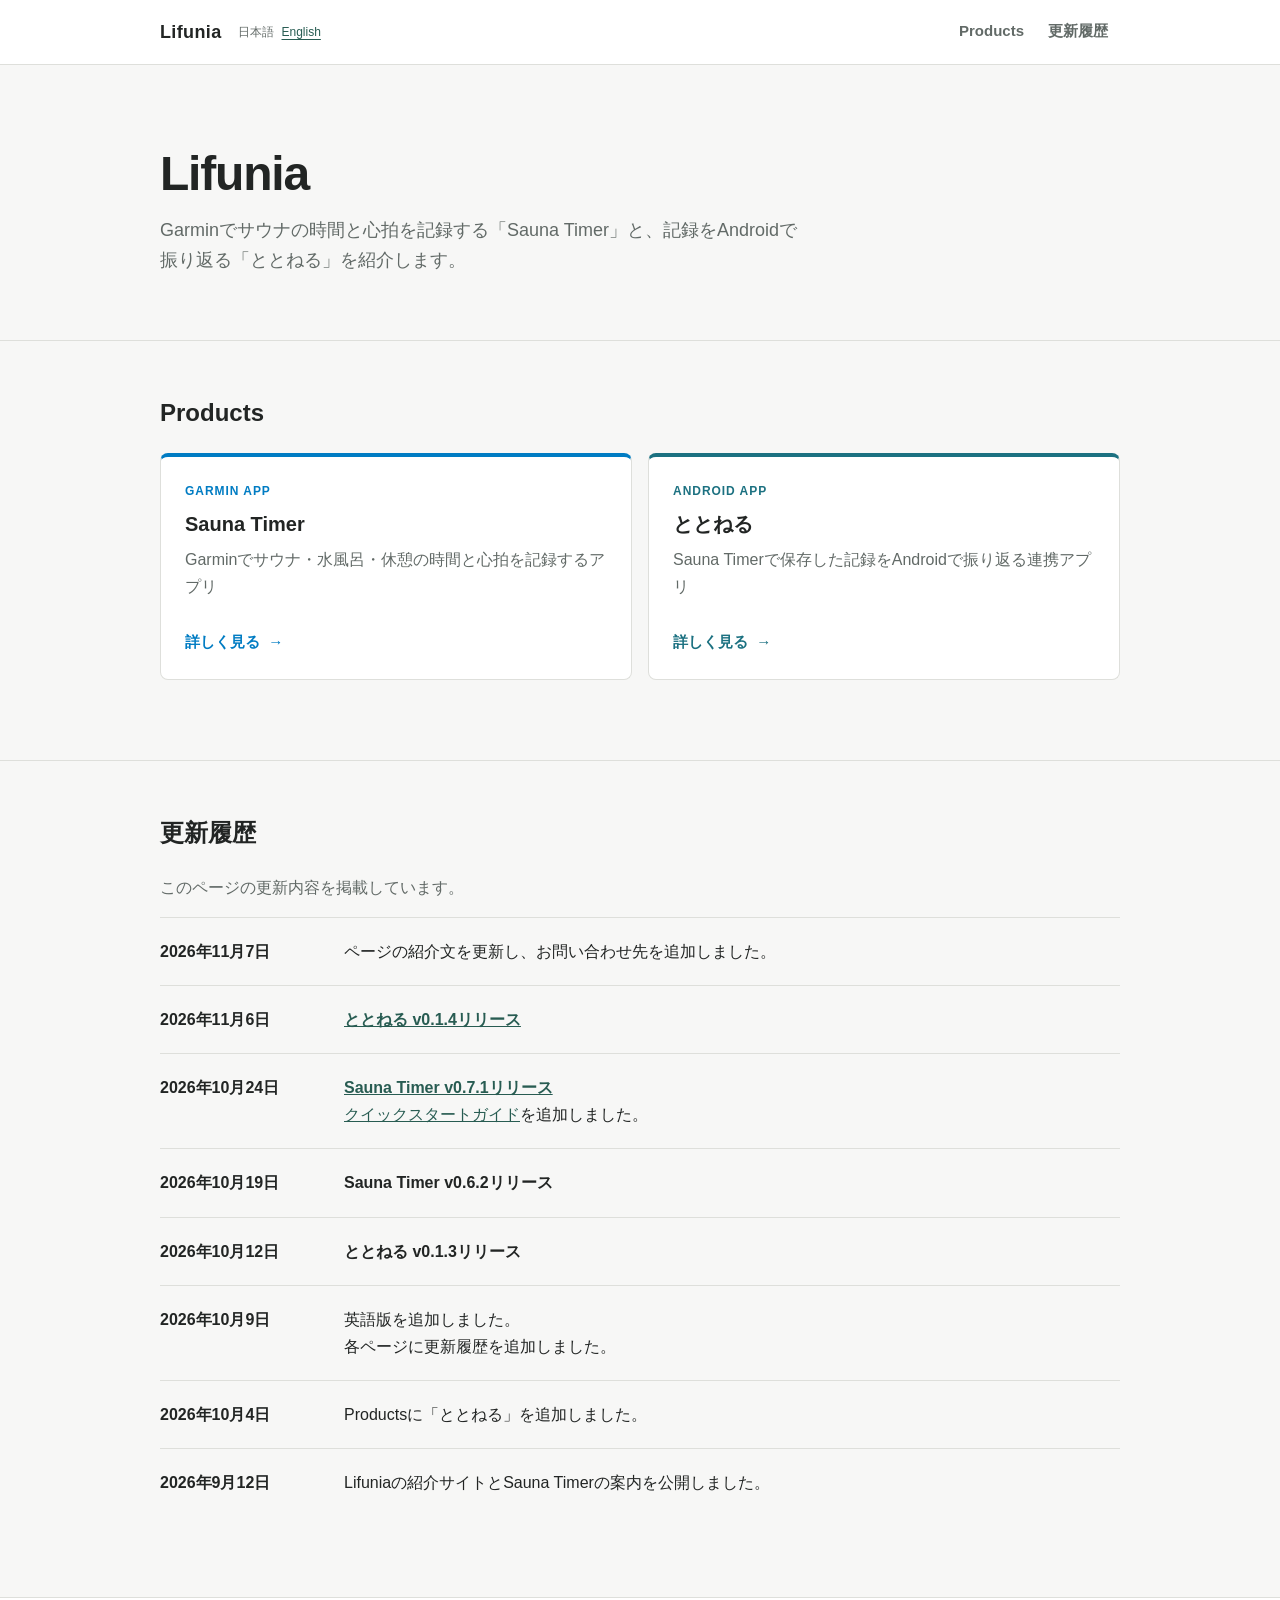
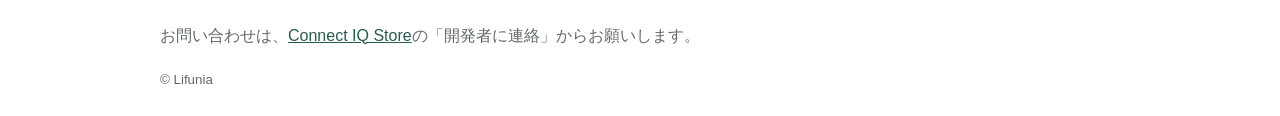
<file: index.html>
<!doctype html>
<html lang="ja">
  <head>
    <meta charset="utf-8">
    <meta name="viewport" content="width=device-width, initial-scale=1">
    <meta name="description" content="Garmin用サウナタイマー「Sauna Timer」と、保存した記録をAndroidで振り返る連携アプリ「ととねる」を紹介します。使い方・対応機種・ダウンロード先をご案内します。">
    <title>Lifunia｜Garmin用Sauna Timerと連携アプリととねる</title>
    <link rel="stylesheet" href="assets/css/style.css">
    <link rel="canonical" href="https://lifunia.github.io/">
    <link rel="alternate" hreflang="ja" href="https://lifunia.github.io/">
    <link rel="alternate" hreflang="en" href="https://lifunia.github.io/en/">
  </head>
  <body>
    <header class="site-header site-header-with-tabs">
      <div class="container">
        <div class="site-brand">
          <a class="site-name" href="./" aria-label="Lifunia トップページ" translate="no">Lifunia</a>
          <nav class="language-switch" aria-label="言語">
            <span lang="ja" aria-current="page" translate="no">日本語</span>
            <a href="en/" lang="en" hreflang="en" translate="no">English</a>
          </nav>
        </div>
        <nav class="section-tabs" aria-label="トップページ内メニュー">
          <a href="#products-title">Products</a>
          <a href="#changelog">更新履歴</a>
        </nav>
      </div>
    </header>

    <main>
      <section class="hero" aria-labelledby="page-title">
        <div class="container">
          <h1 id="page-title" translate="no">Lifunia</h1>
          <p class="lead">Garminでサウナの時間と心拍を記録する「Sauna Timer」と、記録をAndroidで振り返る「ととねる」を紹介します。</p>
        </div>
      </section>

      <section class="section" aria-labelledby="products-title">
        <div class="container">
          <h2 id="products-title">Products</h2>
          <!-- アプリを追加する際は、この一覧に product-card を追加します。 -->
          <div class="product-grid">
            <a class="product-card product-card-sauna-timer" href="sauna-timer/">
              <p class="product-card-eyebrow" lang="en" translate="no">Garmin App</p>
              <h3 translate="no">Sauna Timer</h3>
              <p>Garminでサウナ・水風呂・休憩の時間と心拍を記録するアプリ</p>
              <span class="card-link" aria-hidden="true">詳しく見る <span>→</span></span>
            </a>
            <a class="product-card product-card-totonel" href="totonel/">
              <p class="product-card-eyebrow" lang="en" translate="no">Android App</p>
              <h3>ととねる</h3>
              <p>Sauna Timerで保存した記録をAndroidで振り返る連携アプリ</p>
              <span class="card-link" aria-hidden="true">詳しく見る <span>→</span></span>
            </a>
          </div>
        </div>
      </section>
      <section class="section changelog-section" id="changelog" aria-labelledby="changelog-title">
        <div class="container">
          <h2 id="changelog-title">更新履歴</h2>
          <p class="changelog-description">このページの更新内容を掲載しています。</p>
          <!-- 更新時は日付と変更内容を先頭に追加します。 -->
          <dl class="changelog-list">
            <div>
              <dt><time datetime="2026-11-07">2026年11月7日</time></dt>
              <dd>ページの紹介文を更新し、お問い合わせ先を追加しました。</dd>
            </div>
            <div>
              <dt><time datetime="2026-11-06">2026年11月6日</time></dt>
              <dd><strong><a href="totonel/#changelog">ととねる v0.1.4リリース</a></strong></dd>
            </div>
            <div>
              <dt><time datetime="2026-10-24">2026年10月24日</time></dt>
              <dd><strong><a href="sauna-timer/#changelog">Sauna Timer v0.7.1リリース</a></strong><br><a href="sauna-timer/quick-start/">クイックスタートガイド</a>を追加しました。</dd>
            </div>
            <div>
              <dt><time datetime="2026-10-19">2026年10月19日</time></dt>
              <dd><strong>Sauna Timer v0.6.2リリース</strong></dd>
            </div>
            <div>
              <dt><time datetime="2026-10-12">2026年10月12日</time></dt>
              <dd><strong>ととねる v0.1.3リリース</strong></dd>
            </div>
            <div>
              <dt><time datetime="2026-10-09">2026年10月9日</time></dt>
              <dd>英語版を追加しました。<br>各ページに更新履歴を追加しました。</dd>
            </div>
            <div>
              <dt><time datetime="2026-10-04">2026年10月4日</time></dt>
              <dd>Productsに「ととねる」を追加しました。</dd>
            </div>
            <div>
              <dt><time datetime="2026-09-12">2026年9月12日</time></dt>
              <dd>Lifuniaの紹介サイトとSauna Timerの案内を公開しました。</dd>
            </div>
          </dl>
        </div>
      </section>
    </main>

    <footer class="site-footer">
      <div class="container">
        <p>お問い合わせは、<a href="https://apps.garmin.com/ja-JP/apps/88ef23c2-0f48-4bfc-90d2-d033243d61ac">Connect IQ Store</a>の「開発者に連絡」からお願いします。</p>
        <small>&copy; Lifunia</small>
      </div>
    </footer>
    <!-- Cloudflare Web Analytics -->
    <script type="module" src="https://static.cloudflareinsights.com/beacon.min.js" data-cf-beacon='{"token": "f4ab082f7ac24d65a5237a328bd618d1"}'></script>
    <!-- End Cloudflare Web Analytics -->
  </body>
</html>
</file>
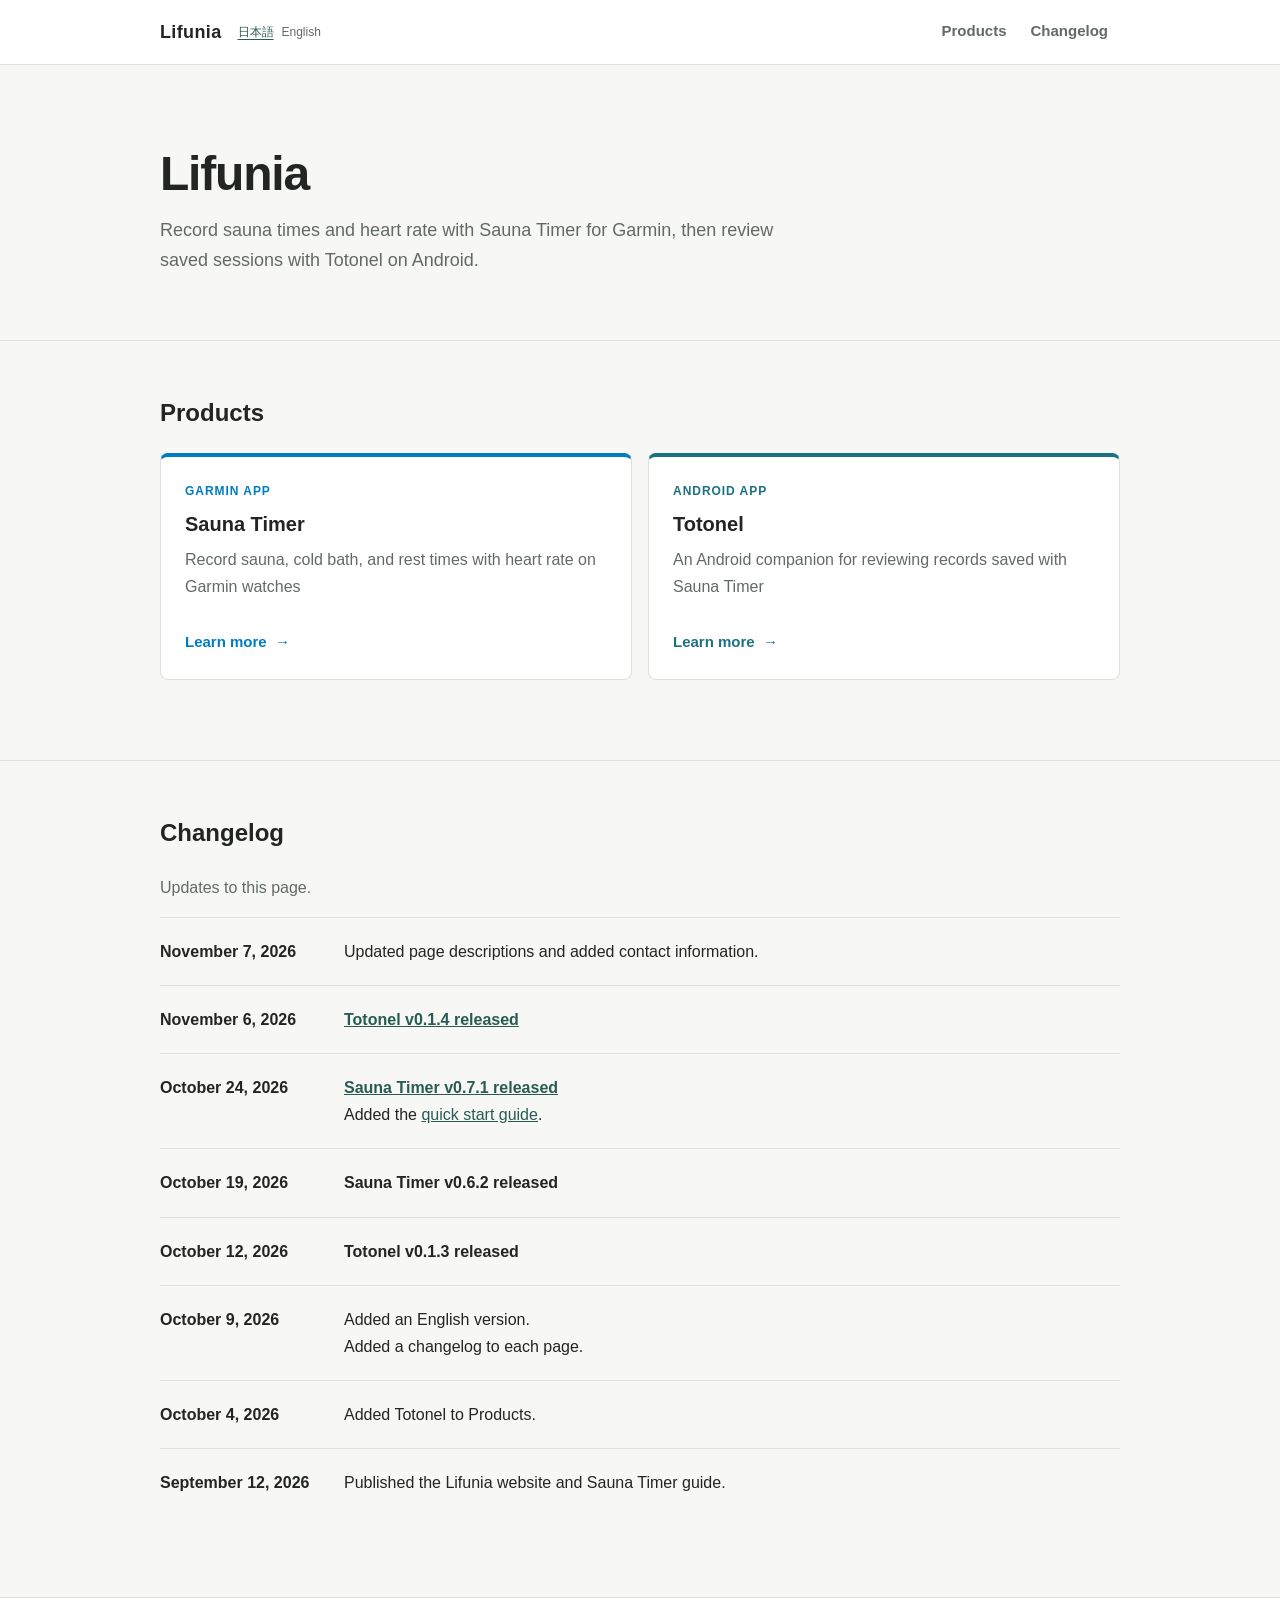
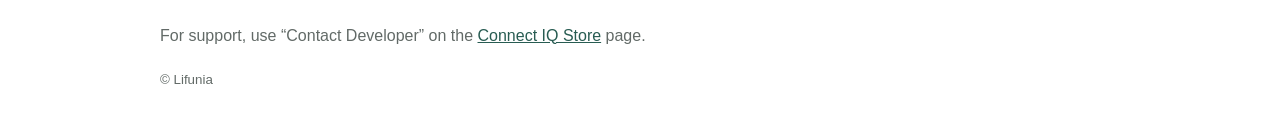
<file: en/index.html>
<!doctype html>
<html lang="en">
  <head>
    <meta charset="utf-8">
    <meta name="viewport" content="width=device-width, initial-scale=1">
    <meta name="description" content="Explore Sauna Timer for Garmin watches and Totonel, its Android companion for reviewing saved sessions. Find guides, compatible watches, and download links.">
    <title>Lifunia | Sauna Timer for Garmin and Totonel companion app</title>
    <link rel="stylesheet" href="../assets/css/style.css">
    <link rel="canonical" href="https://lifunia.github.io/en/">
    <link rel="alternate" hreflang="ja" href="https://lifunia.github.io/">
    <link rel="alternate" hreflang="en" href="https://lifunia.github.io/en/">
  </head>
  <body>
    <header class="site-header site-header-with-tabs">
      <div class="container">
        <div class="site-brand">
          <a class="site-name" href="./" aria-label="Lifunia home" translate="no">Lifunia</a>
          <nav class="language-switch" aria-label="Language">
            <a href="../" lang="ja" hreflang="ja" translate="no">日本語</a>
            <span lang="en" aria-current="page" translate="no">English</span>
          </nav>
        </div>
        <nav class="section-tabs" aria-label="Home page navigation">
          <a href="#products-title">Products</a>
          <a href="#changelog">Changelog</a>
        </nav>
      </div>
    </header>

    <main>
      <section class="hero" aria-labelledby="page-title">
        <div class="container">
          <h1 id="page-title" translate="no">Lifunia</h1>
          <p class="lead">Record sauna times and heart rate with Sauna Timer for Garmin, then review saved sessions with Totonel on Android.</p>
        </div>
      </section>

      <section class="section" aria-labelledby="products-title">
        <div class="container">
          <h2 id="products-title">Products</h2>

          <div class="product-grid">
            <a class="product-card product-card-sauna-timer" href="sauna-timer/">
              <p class="product-card-eyebrow" lang="en" translate="no">Garmin App</p>
              <h3 translate="no">Sauna Timer</h3>
              <p>Record sauna, cold bath, and rest times with heart rate on Garmin watches</p>
              <span class="card-link" aria-hidden="true">Learn more <span>→</span></span>
            </a>
            <a class="product-card product-card-totonel" href="totonel/">
              <p class="product-card-eyebrow" lang="en" translate="no">Android App</p>
              <h3>Totonel</h3>
              <p>An Android companion for reviewing records saved with Sauna Timer</p>
              <span class="card-link" aria-hidden="true">Learn more <span>→</span></span>
            </a>
          </div>
        </div>
      </section>
      <section class="section changelog-section" id="changelog" aria-labelledby="changelog-title">
        <div class="container">
          <h2 id="changelog-title">Changelog</h2>
          <p class="changelog-description">Updates to this page.</p>

          <dl class="changelog-list">
            <div>
              <dt><time datetime="2026-11-07">November 7, 2026</time></dt>
              <dd>Updated page descriptions and added contact information.</dd>
            </div>
            <div>
              <dt><time datetime="2026-11-06">November 6, 2026</time></dt>
              <dd><strong><a href="totonel/#changelog">Totonel v0.1.4 released</a></strong></dd>
            </div>
            <div>
              <dt><time datetime="2026-10-24">October 24, 2026</time></dt>
              <dd><strong><a href="sauna-timer/#changelog">Sauna Timer v0.7.1 released</a></strong><br>Added the <a href="sauna-timer/quick-start/">quick start guide</a>.</dd>
            </div>
            <div>
              <dt><time datetime="2026-10-19">October 19, 2026</time></dt>
              <dd><strong>Sauna Timer v0.6.2 released</strong></dd>
            </div>
            <div>
              <dt><time datetime="2026-10-12">October 12, 2026</time></dt>
              <dd><strong>Totonel v0.1.3 released</strong></dd>
            </div>
            <div>
              <dt><time datetime="2026-10-09">October 9, 2026</time></dt>
              <dd>Added an English version.<br>Added a changelog to each page.</dd>
            </div>
            <div>
              <dt><time datetime="2026-10-04">October 4, 2026</time></dt>
              <dd>Added Totonel to Products.</dd>
            </div>
            <div>
              <dt><time datetime="2026-09-12">September 12, 2026</time></dt>
              <dd>Published the Lifunia website and Sauna Timer guide.</dd>
            </div>
          </dl>
        </div>
      </section>
    </main>

    <footer class="site-footer">
      <div class="container">
        <p>For support, use &ldquo;Contact Developer&rdquo; on the <a href="https://apps.garmin.com/en-US/apps/88ef23c2-0f48-4bfc-90d2-d033243d61ac">Connect IQ Store</a> page.</p>
        <small>&copy; Lifunia</small>
      </div>
    </footer>

    <script type="module" src="https://static.cloudflareinsights.com/beacon.min.js" data-cf-beacon='{"token": "f4ab082f7ac24d65a5237a328bd618d1"}'></script>

  </body>
</html>
</file>
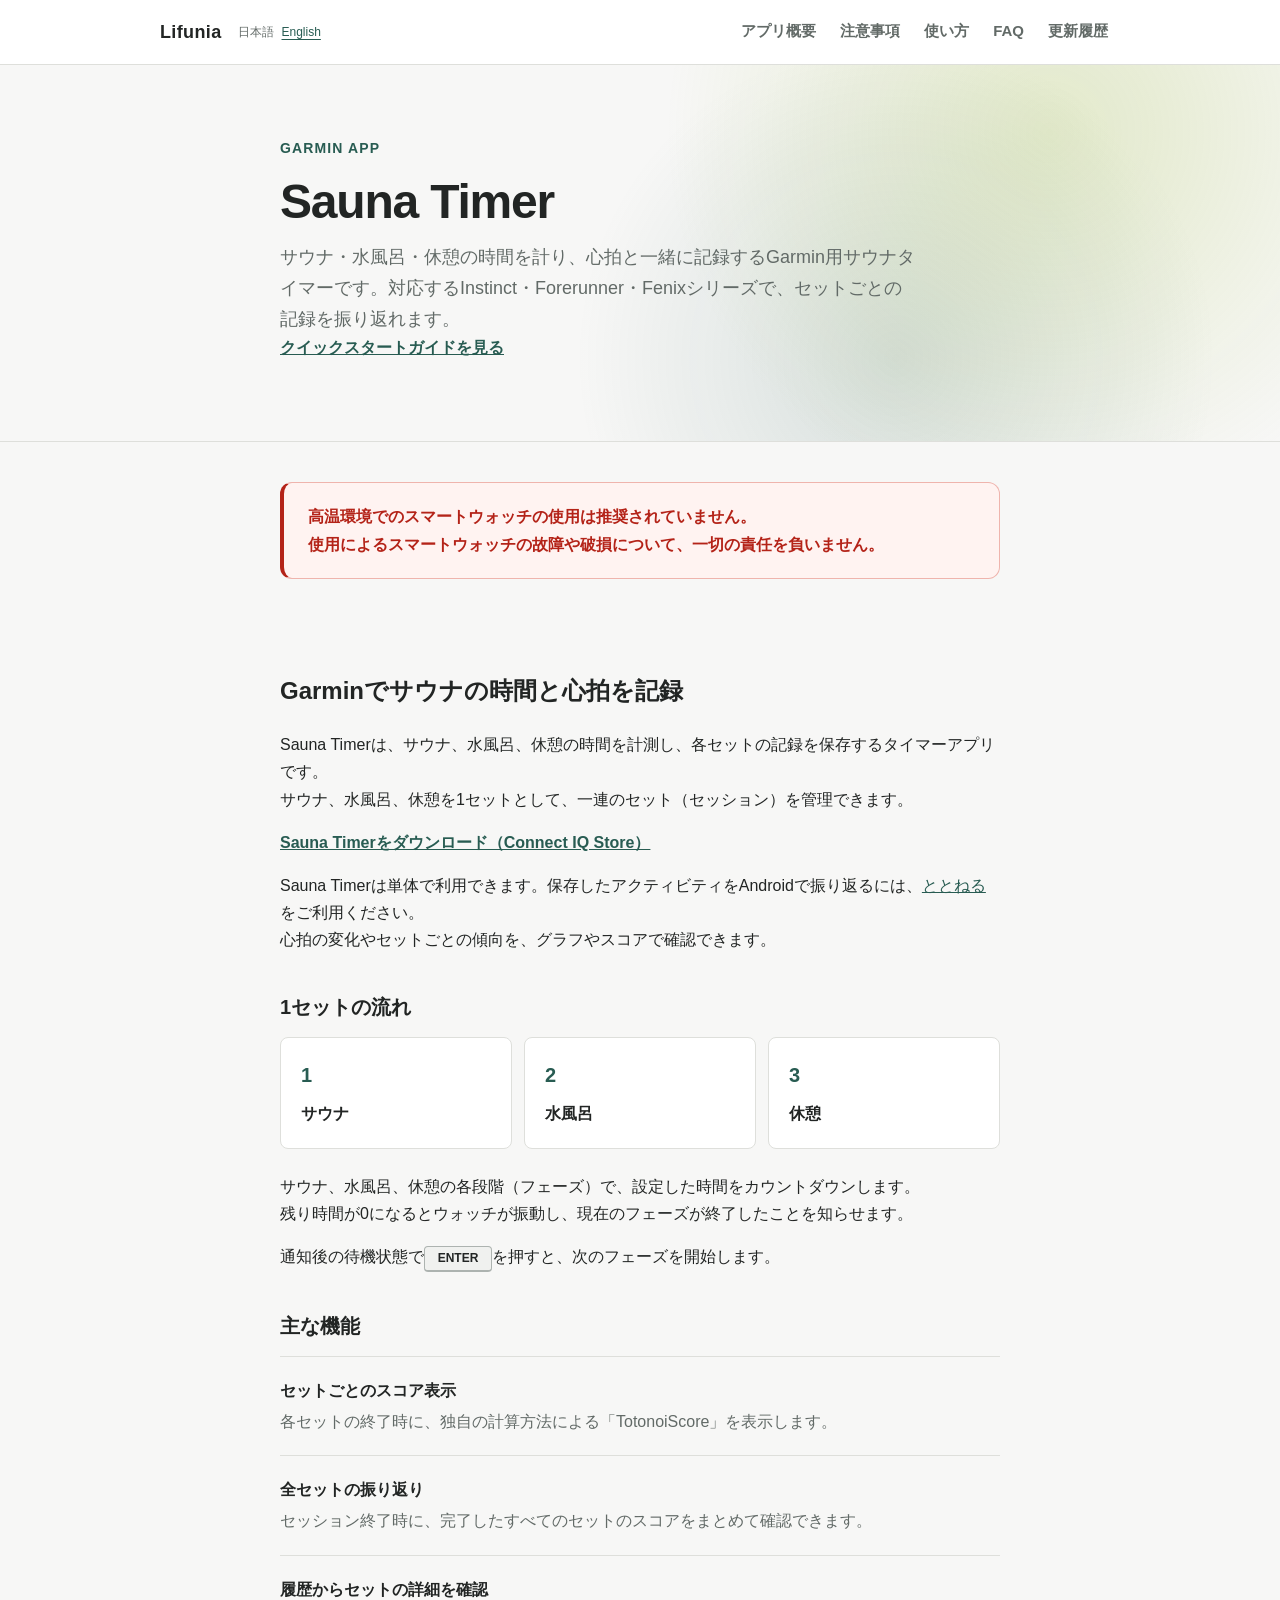
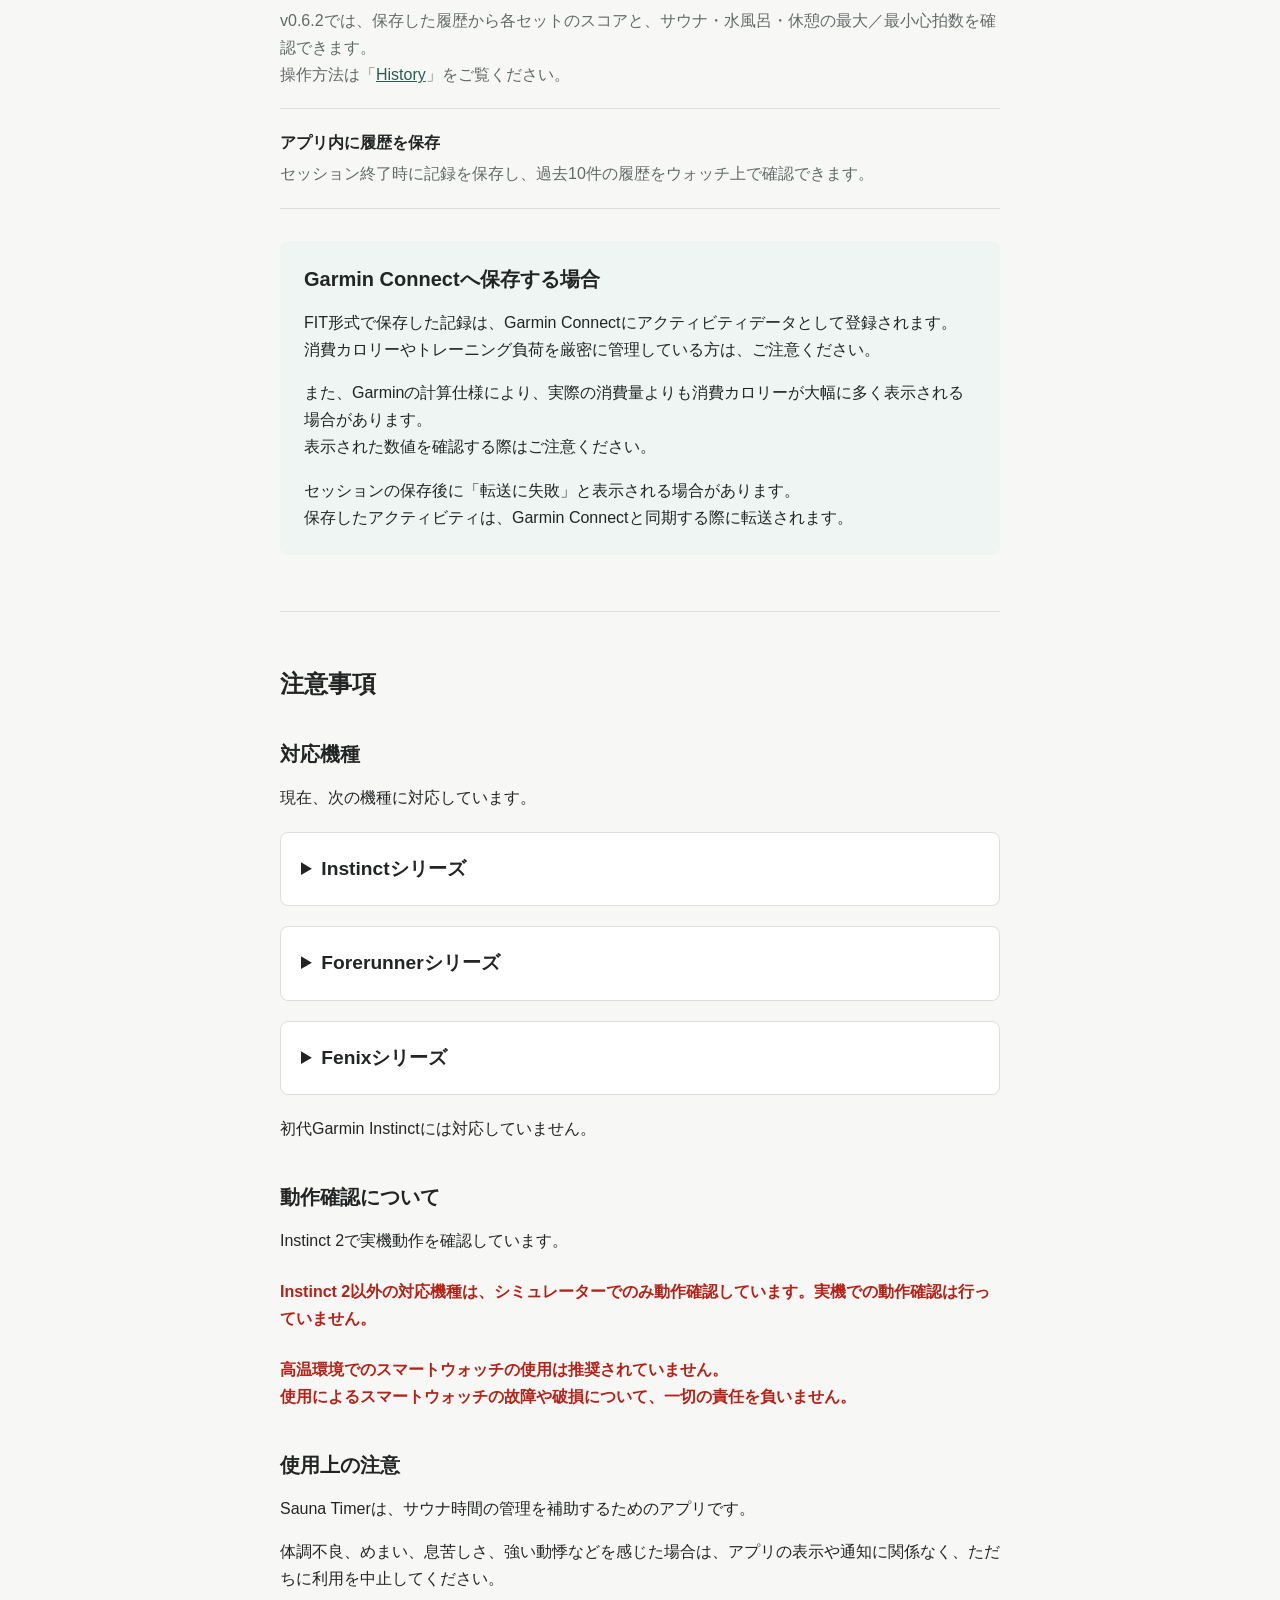
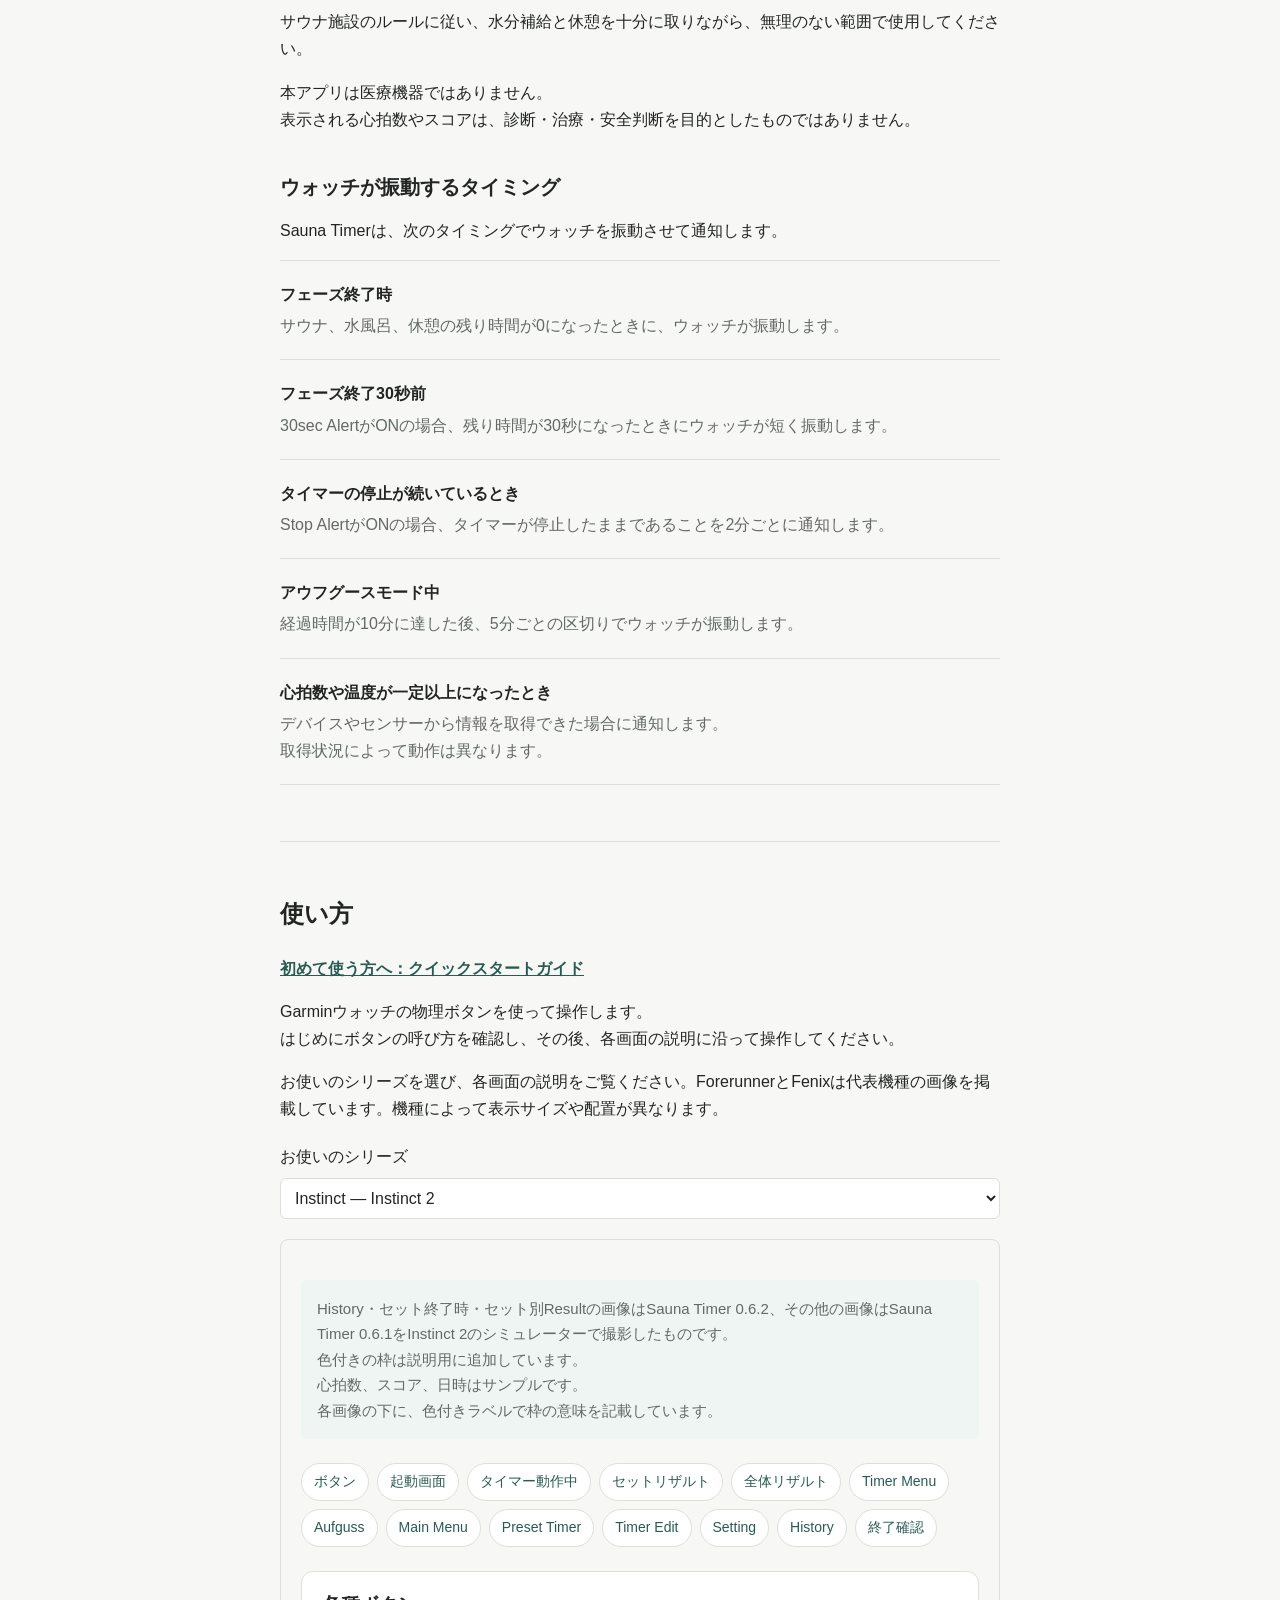
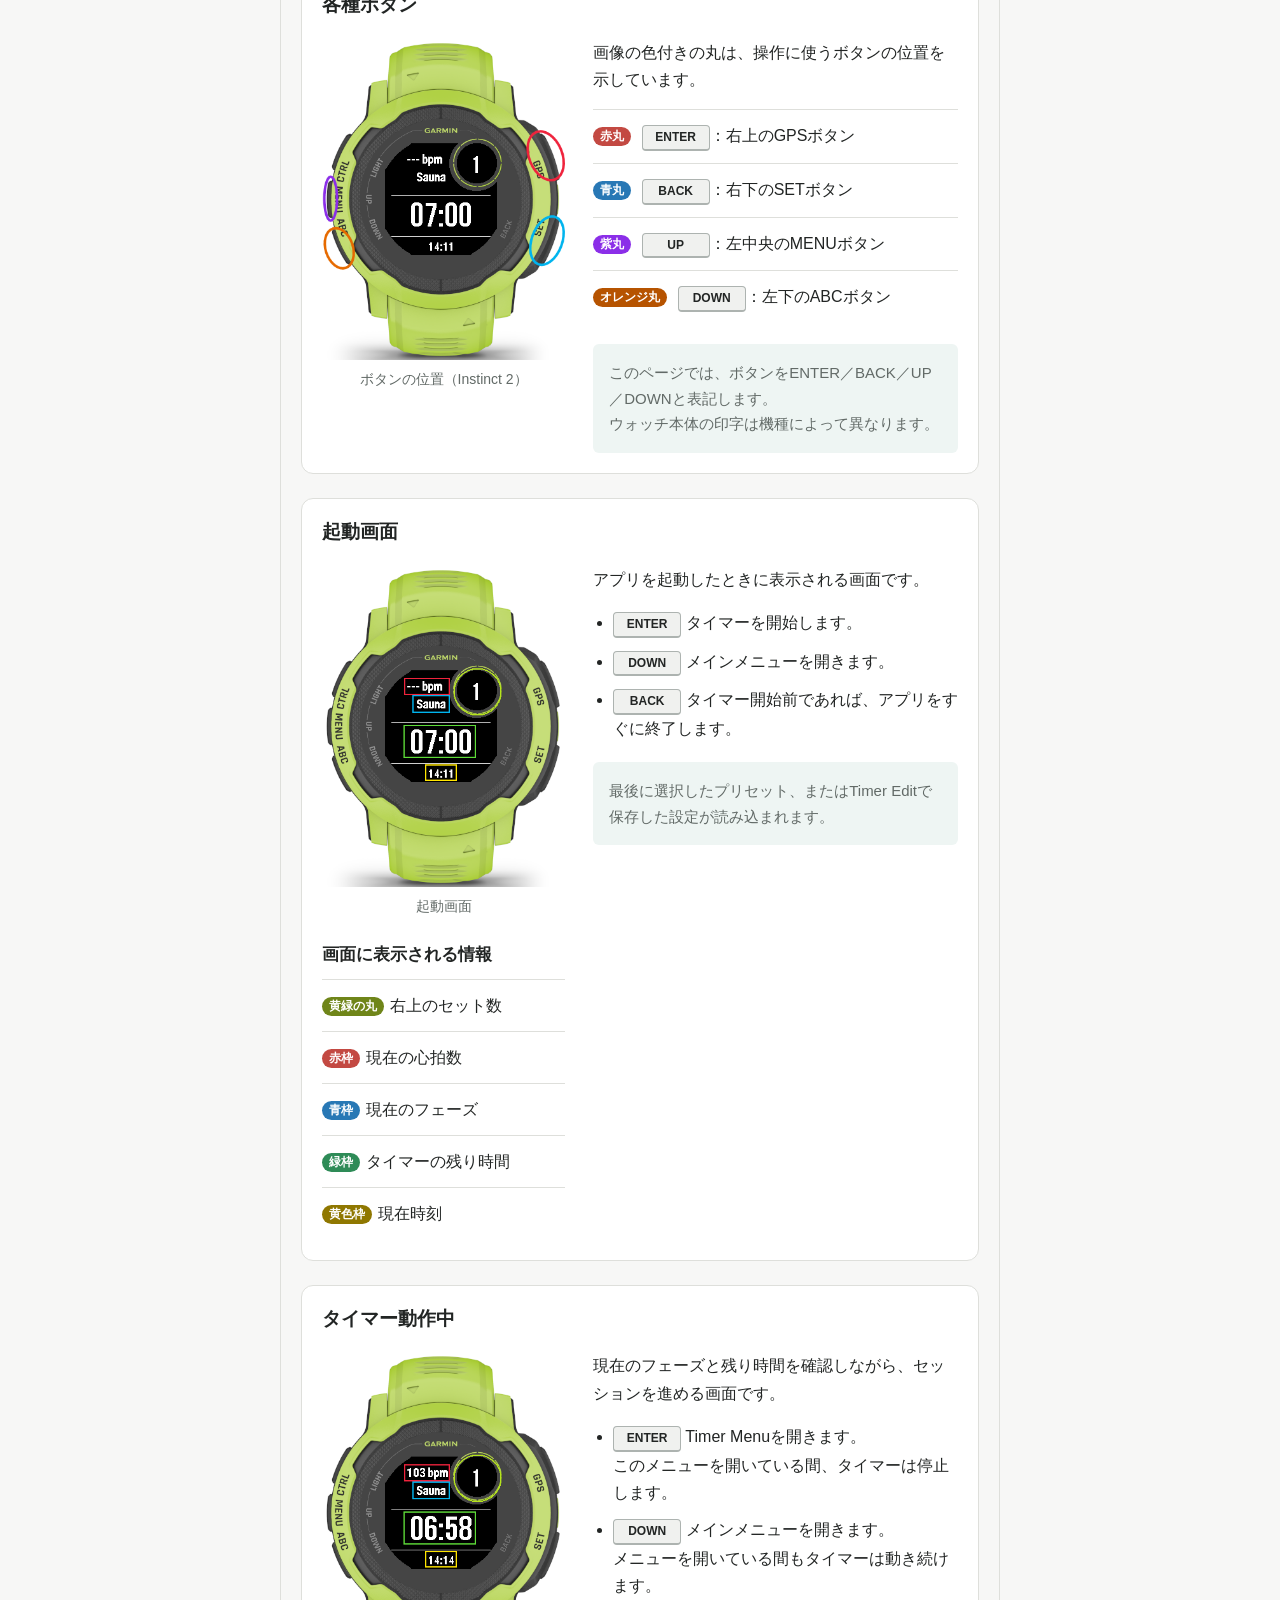
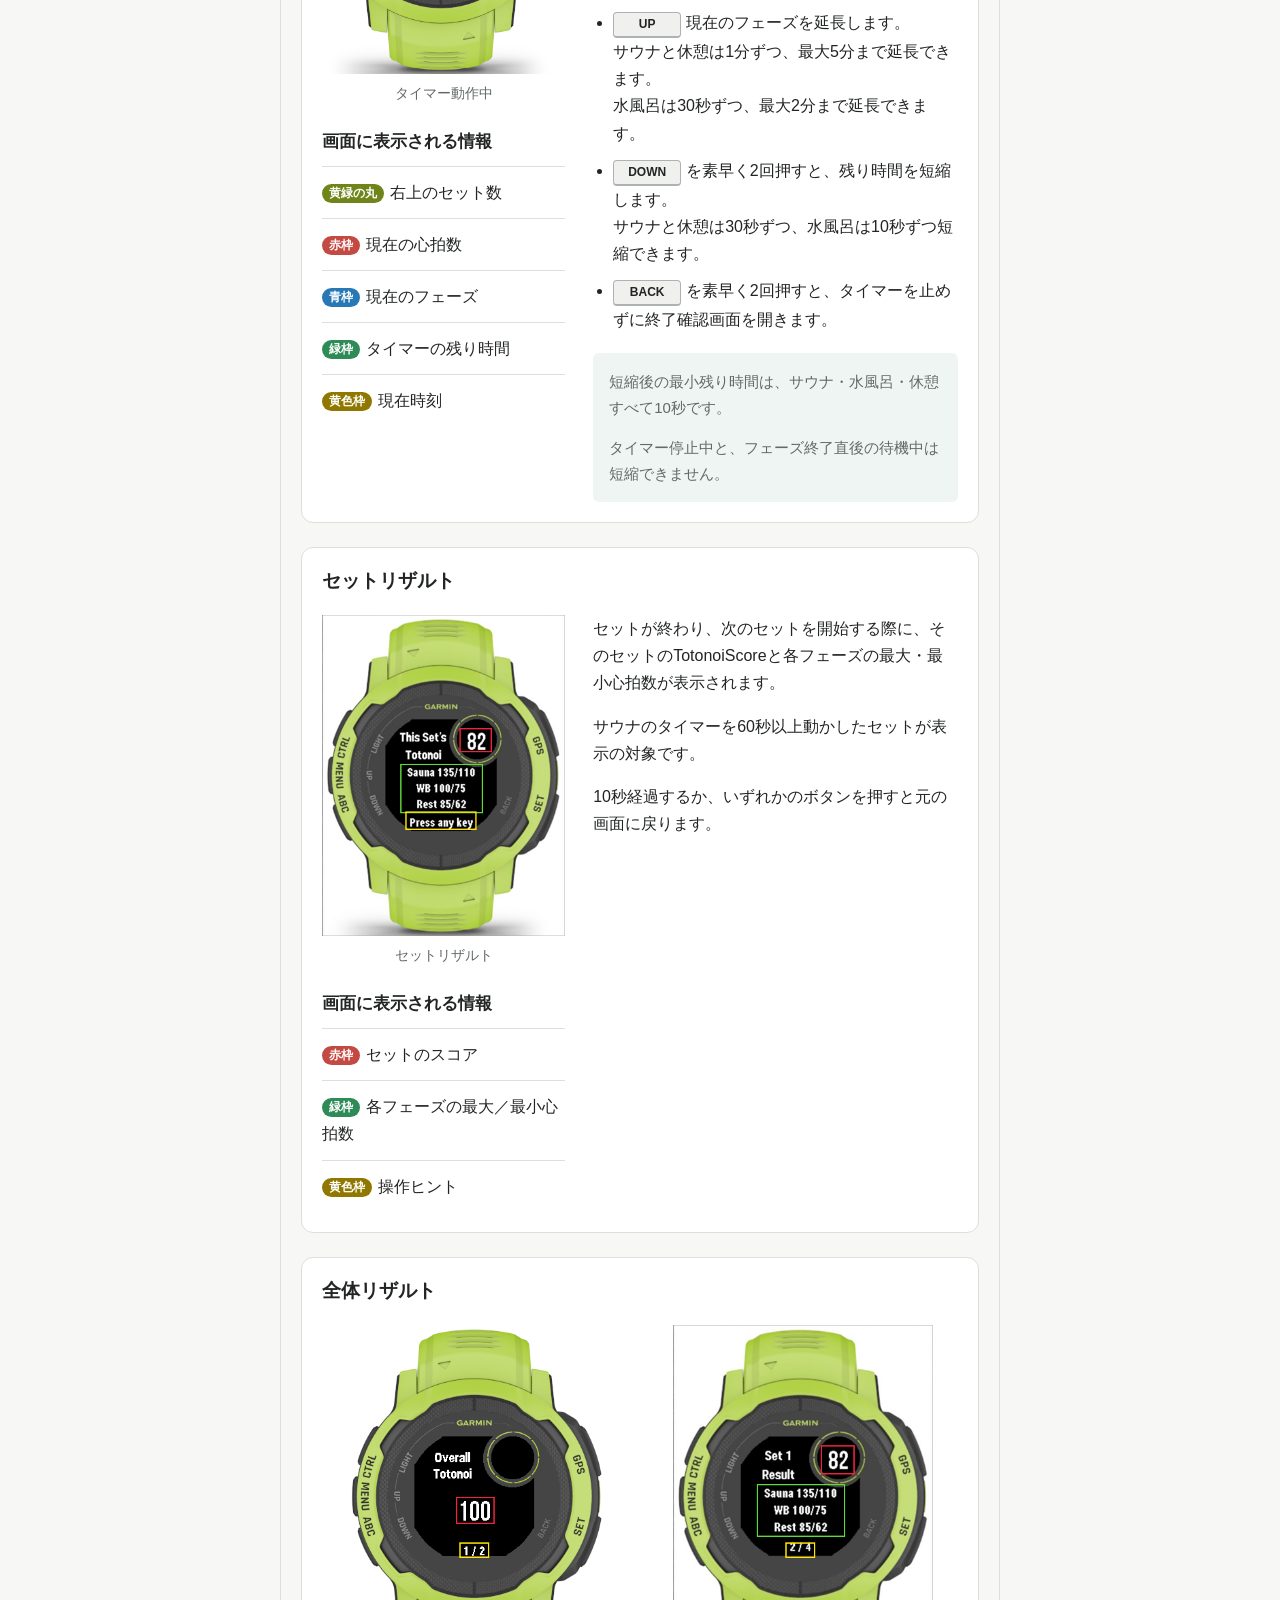
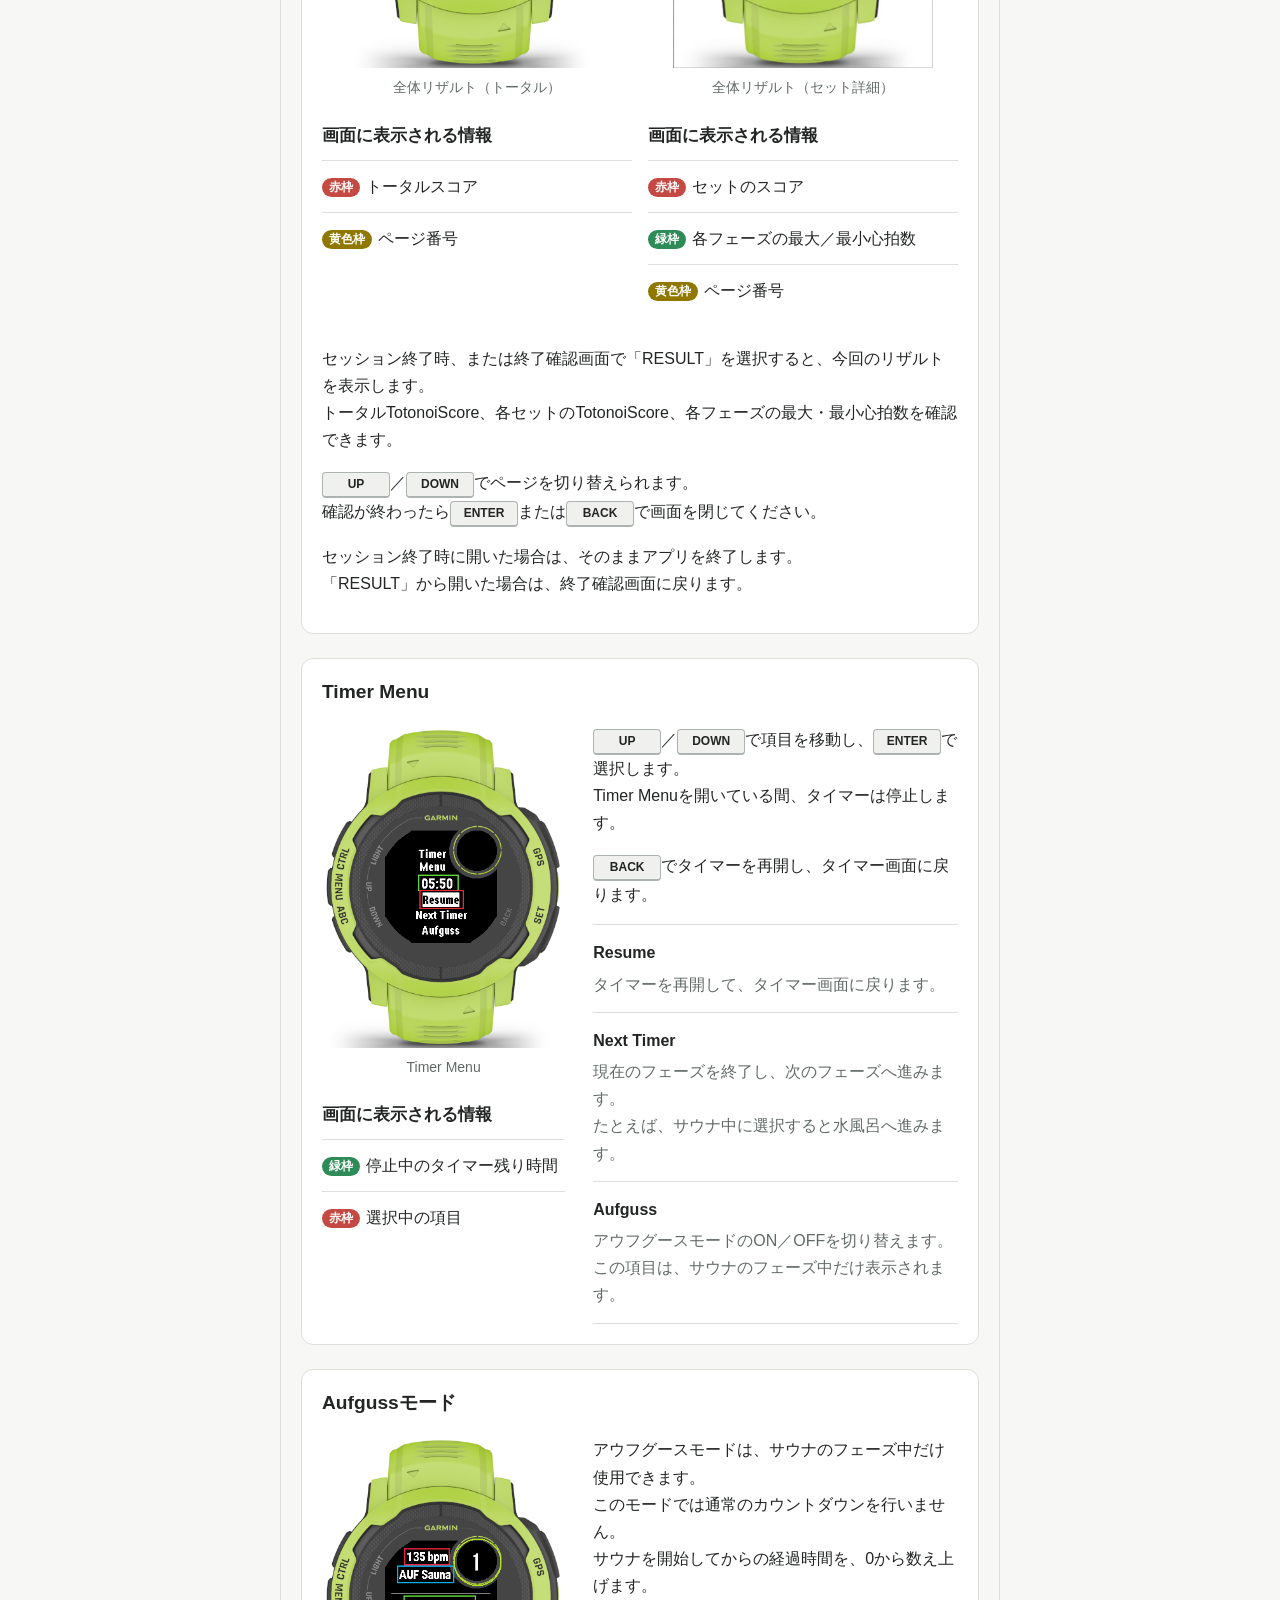
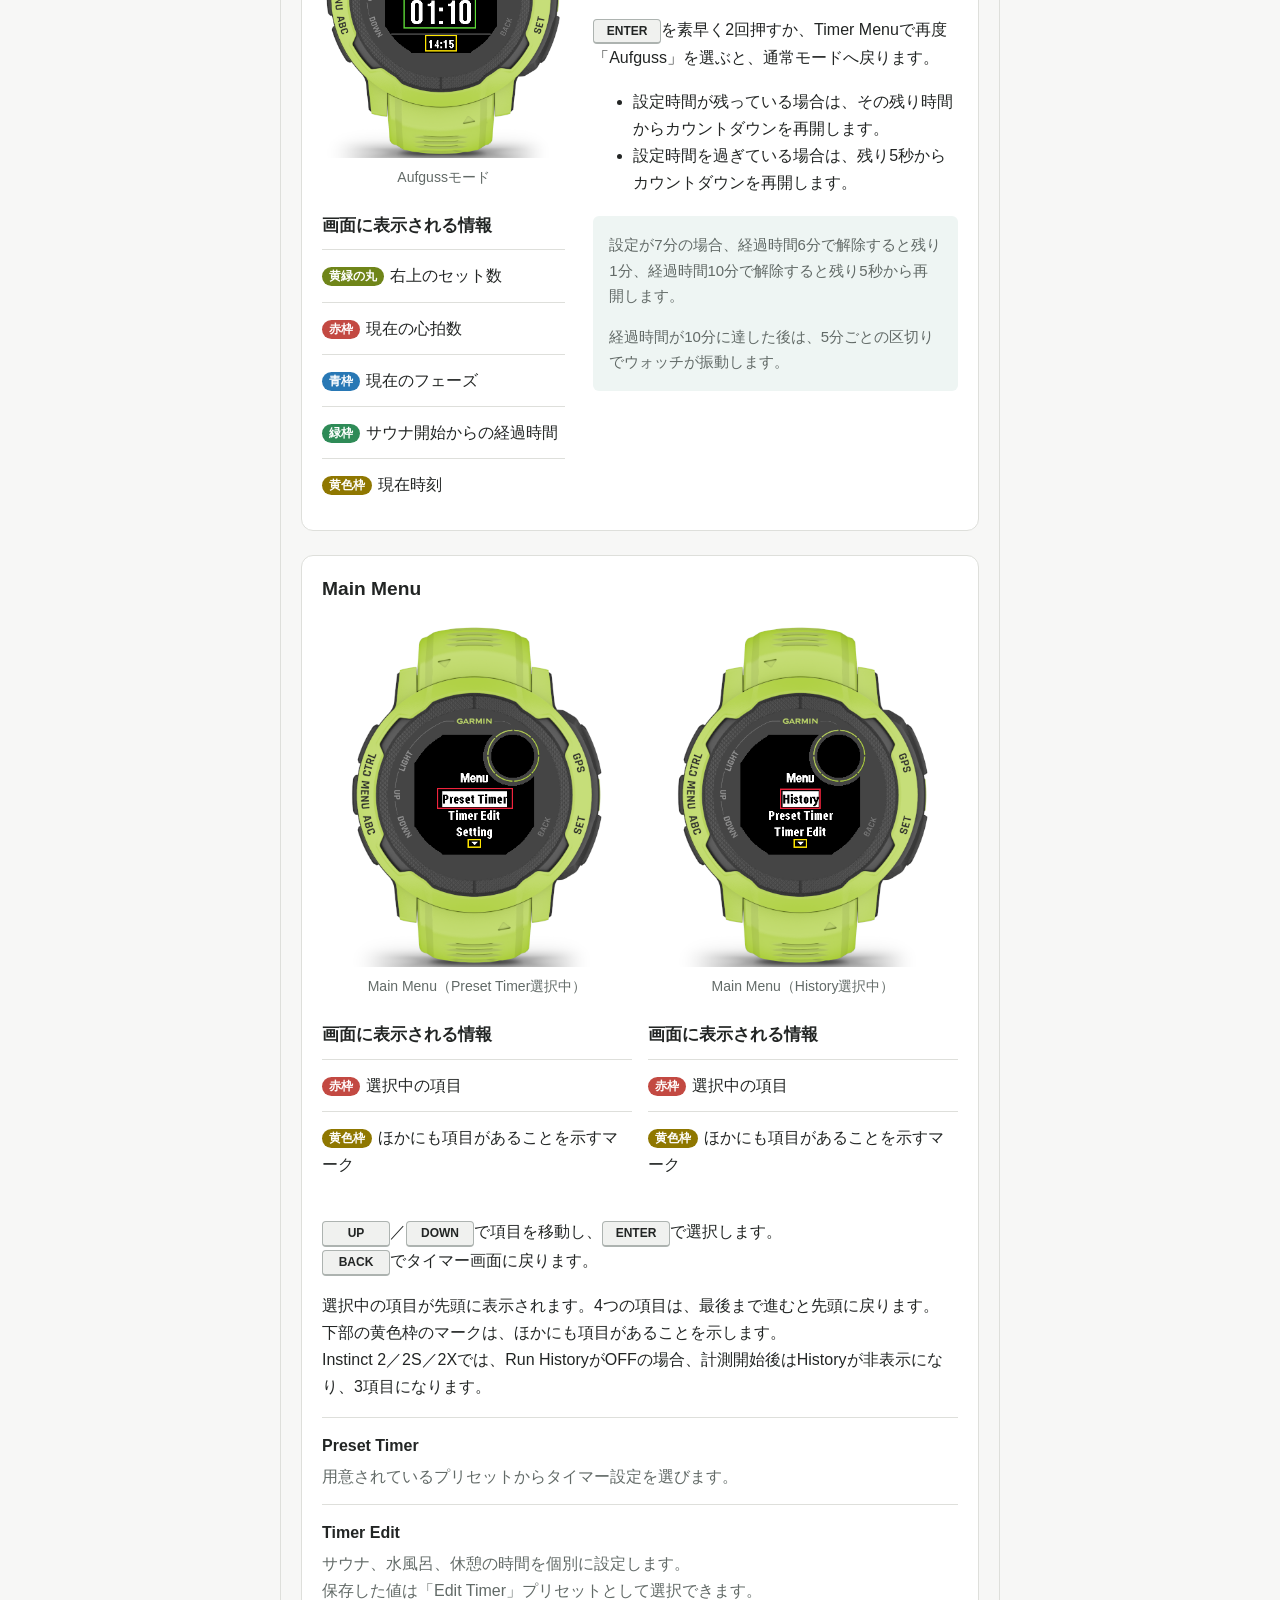
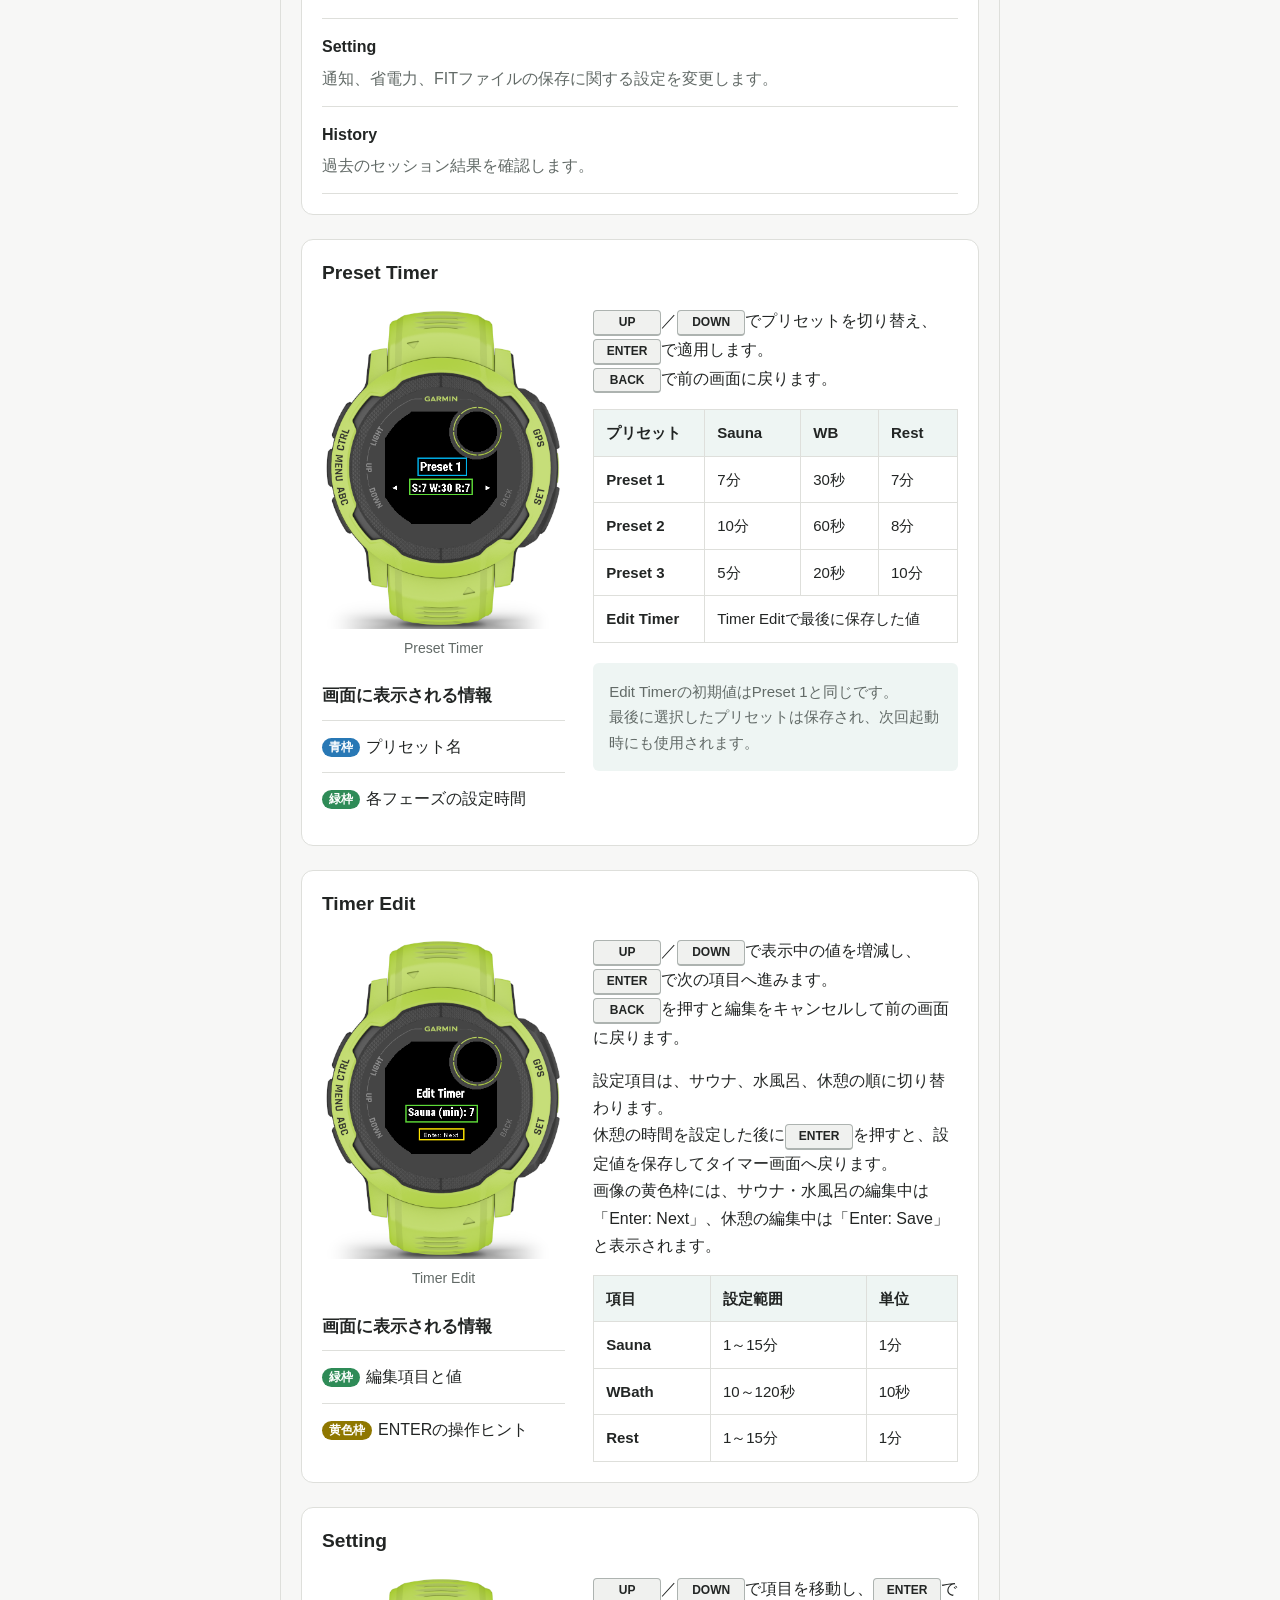
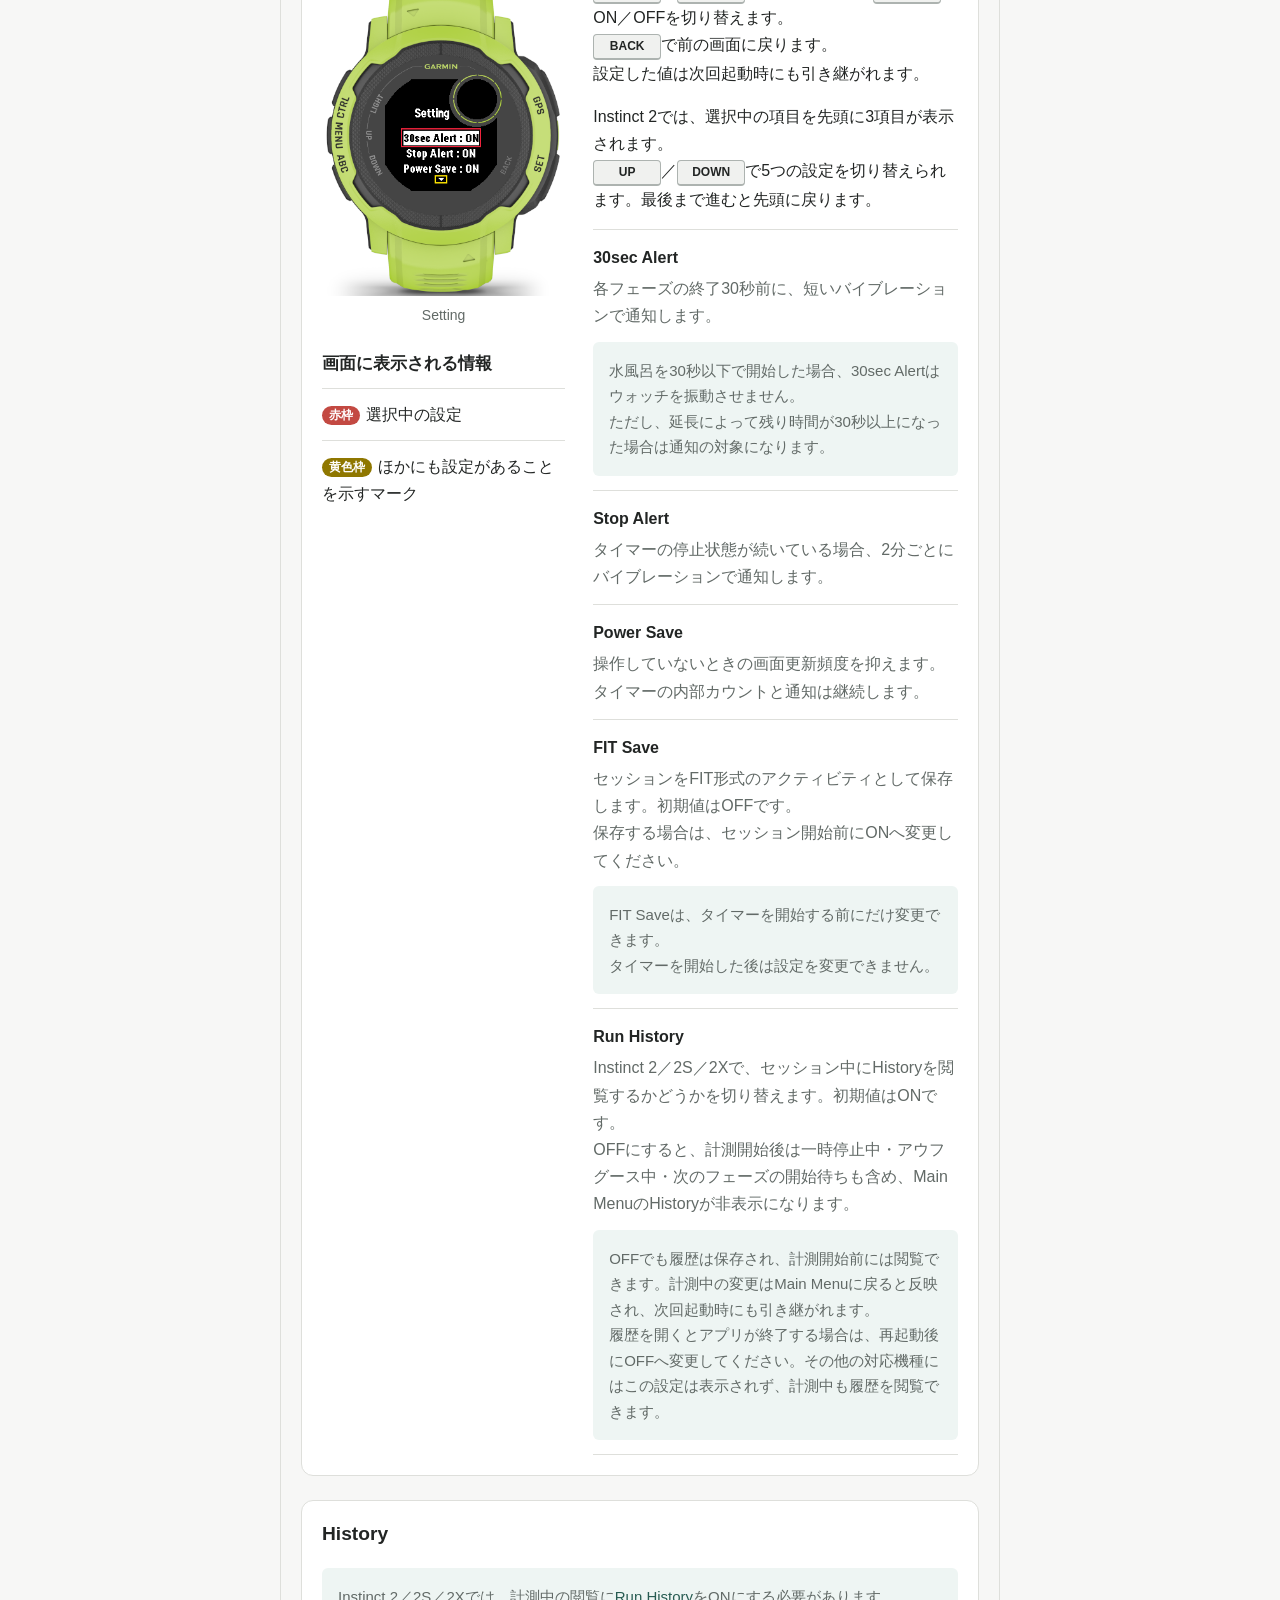
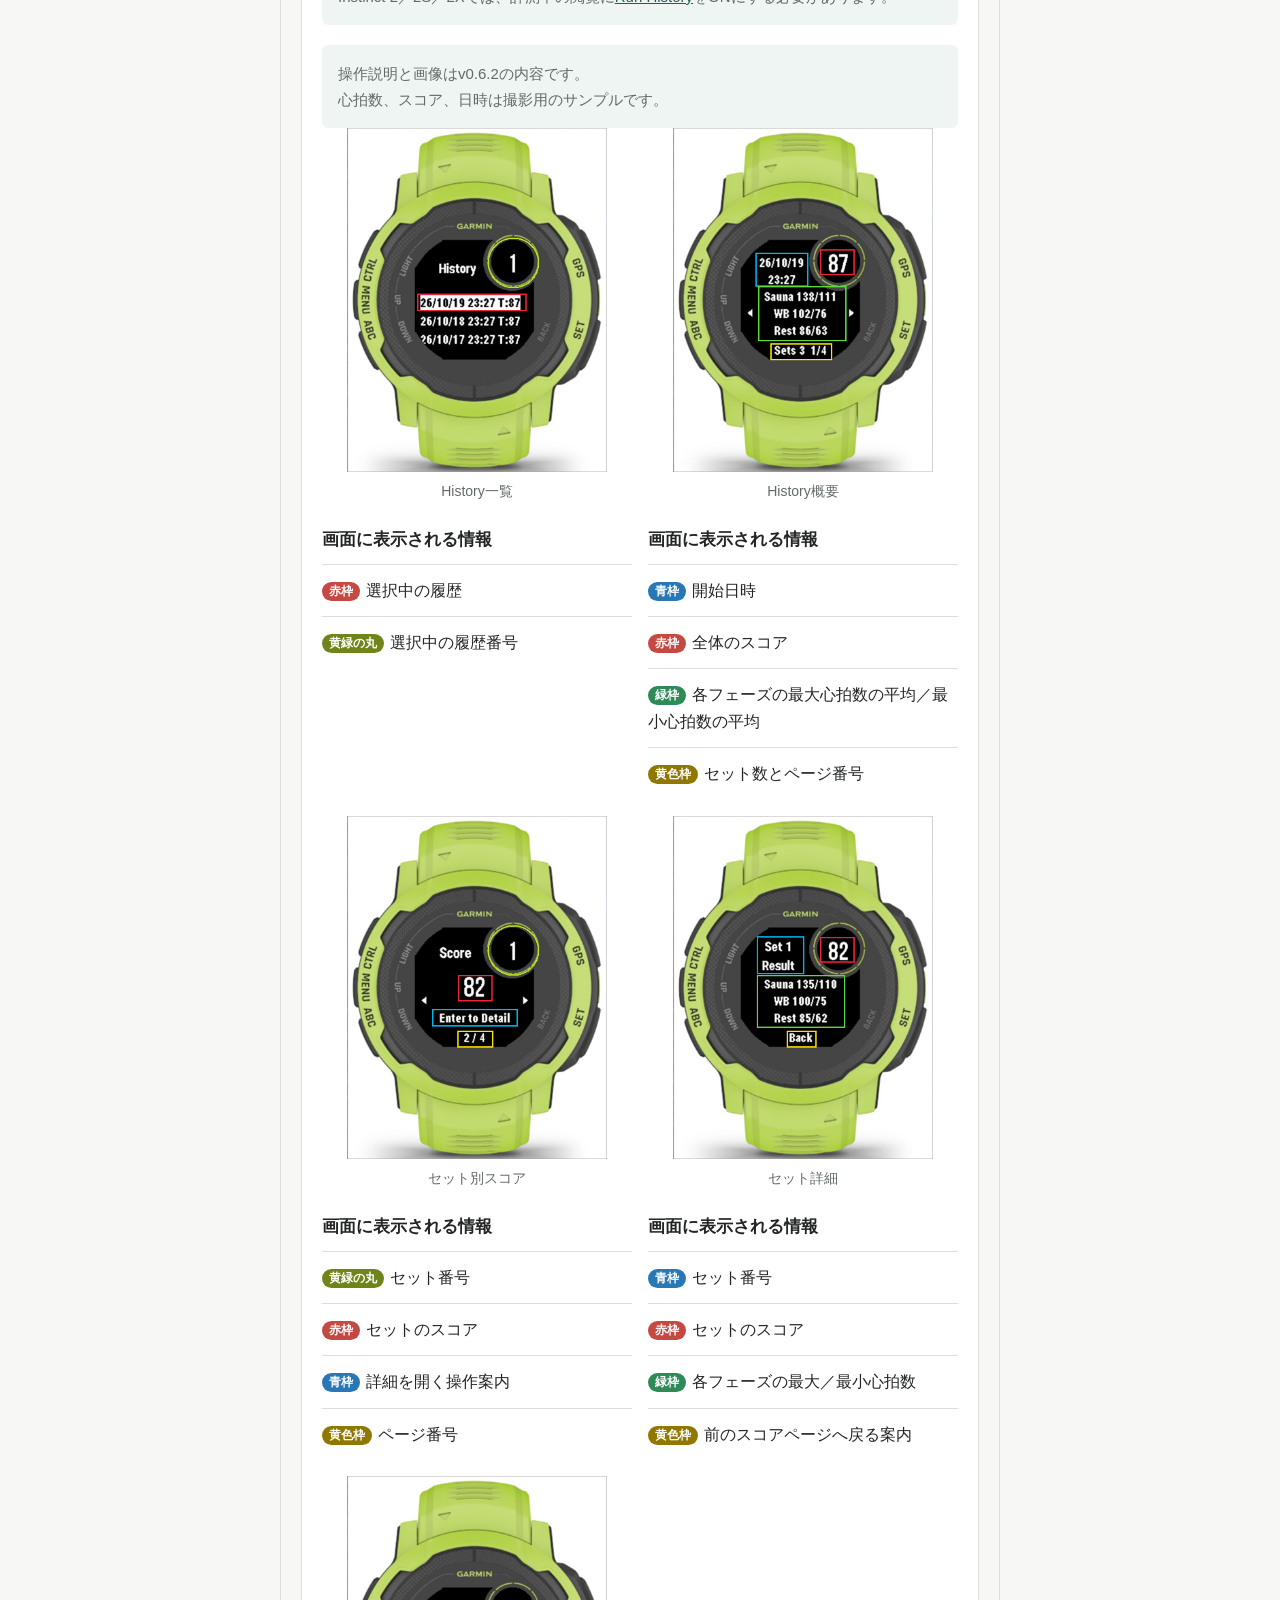
<file: sauna-timer/index.html>
<!doctype html>
<html lang="ja">
  <head>
    <meta charset="utf-8">
    <meta name="viewport" content="width=device-width, initial-scale=1">
    <meta name="description" content="Sauna Timerは、対応するGarminウォッチでサウナ・水風呂・休憩の時間と心拍を記録するアプリです。対応機種、使い方、履歴の確認方法とConnect IQ Storeのダウンロード先をご案内します。">
    <title>Garmin用サウナタイマー｜時間・心拍を記録するSauna Timer</title>
    <link rel="stylesheet" href="../assets/css/style.css">
    <link rel="stylesheet" href="../assets/css/sauna-timer.css">
    <link rel="canonical" href="https://lifunia.github.io/sauna-timer/">
    <link rel="alternate" hreflang="ja" href="https://lifunia.github.io/sauna-timer/">
    <link rel="alternate" hreflang="en" href="https://lifunia.github.io/en/sauna-timer/">
  </head>
  <body>
    <header class="site-header site-header-with-tabs sauna-timer-header">
      <div class="container">
        <div class="site-brand">
          <a class="site-name" href="../" aria-label="Lifunia トップページ" translate="no">Lifunia</a>
          <nav class="language-switch" aria-label="言語">
            <span lang="ja" aria-current="page" translate="no">日本語</span>
            <a href="../en/sauna-timer/" lang="en" hreflang="en" translate="no">English</a>
          </nav>
        </div>
        <nav class="section-tabs" aria-label="Sauna Timerページ内メニュー">
          <a href="#overview">アプリ概要</a>
          <a href="#notes">注意事項</a>
          <a href="#how-to-use">使い方</a>
          <a href="#faq">FAQ</a>
          <a href="#changelog">更新履歴</a>
        </nav>
      </div>
    </header>

    <main>
      <section class="sauna-timer-hero" aria-labelledby="page-title">
        <div class="container content-container">
          <p class="eyebrow" lang="en" translate="no">Garmin App</p>
          <h1 id="page-title" translate="no">Sauna Timer</h1>
          <p class="lead">サウナ・水風呂・休憩の時間を計り、心拍と一緒に記録するGarmin用サウナタイマーです。対応する<span translate="no">Instinct・Forerunner・Fenix</span>シリーズで、セットごとの記録を振り返れます。</p>
          <p><strong><a href="quick-start/">クイックスタートガイドを見る</a></strong></p>
        </div>
      </section>
      <article class="page-content sauna-timer-page">
        <div class="container content-container">
          <aside class="warning-box" aria-label="重要な注意事項">
            <strong>高温環境でのスマートウォッチの使用は推奨されていません。<br>使用によるスマートウォッチの故障や破損について、一切の責任を負いません。</strong>
          </aside>

          <section class="content-section" id="overview">
            <h2>Garminでサウナの時間と心拍を記録</h2>
            <p><span translate="no">Sauna Timer</span>は、サウナ、水風呂、休憩の時間を計測し、各セットの記録を保存するタイマーアプリです。<br>サウナ、水風呂、休憩を1セットとして、一連のセット（セッション）を管理できます。</p>

            <p><strong><a href="https://apps.garmin.com/ja-JP/apps/88ef23c2-0f48-4bfc-90d2-d033243d61ac">Sauna Timerをダウンロード（Connect IQ Store）</a></strong></p>

            <p><span translate="no">Sauna Timer</span>は単体で利用できます。保存したアクティビティをAndroidで振り返るには、<a href="../totonel/">ととねる</a>をご利用ください。<br>心拍の変化やセットごとの傾向を、グラフやスコアで確認できます。</p>

            <h3>1セットの流れ</h3>
            <ol class="session-flow">
              <li>
                <strong>サウナ</strong>
              </li>
              <li>
                <strong>水風呂</strong>
              </li>
              <li>
                <strong>休憩</strong>
              </li>
            </ol>
            <p>サウナ、水風呂、休憩の各段階（フェーズ）で、設定した時間をカウントダウンします。<br>残り時間が0になるとウォッチが振動し、現在のフェーズが終了したことを知らせます。</p>
            <p>通知後の待機状態で<kbd>ENTER</kbd>を押すと、次のフェーズを開始します。</p>

            <h3>主な機能</h3>
            <dl class="feature-list">
              <div>
                <dt>セットごとのスコア表示</dt>
                <dd>各セットの終了時に、独自の計算方法による「<span translate="no">TotonoiScore</span>」を表示します。</dd>
              </div>
              <div>
                <dt>全セットの振り返り</dt>
                <dd>セッション終了時に、完了したすべてのセットのスコアをまとめて確認できます。</dd>
              </div>
              <div>
                <dt>履歴からセットの詳細を確認</dt>
                <dd><span translate="no">v0.6.2</span>では、保存した履歴から各セットのスコアと、サウナ・水風呂・休憩の最大／最小心拍数を確認できます。<br>操作方法は「<a href="#history" translate="no">History</a>」をご覧ください。</dd>
              </div>
              <div>
                <dt>アプリ内に履歴を保存</dt>
                <dd>セッション終了時に記録を保存し、過去10件の履歴をウォッチ上で確認できます。</dd>
              </div>
            </dl>

            <aside class="notice-box" aria-label="Garmin Connectへの保存に関する注意">
              <h3><span translate="no">Garmin Connect</span>へ保存する場合</h3>
              <p><span translate="no">FIT</span>形式で保存した記録は、<span translate="no">Garmin Connect</span>にアクティビティデータとして登録されます。<br>消費カロリーやトレーニング負荷を厳密に管理している方は、ご注意ください。</p>
              <p>また、<span translate="no">Garmin</span>の計算仕様により、実際の消費量よりも消費カロリーが大幅に多く表示される場合があります。<br>表示された数値を確認する際はご注意ください。</p>
              <p>セッションの保存後に「転送に失敗」と表示される場合があります。<br>保存したアクティビティは、<span translate="no">Garmin Connect</span>と同期する際に転送されます。</p>
            </aside>
          </section>

          <section class="content-section" id="notes">
            <h2>注意事項</h2>
            <h3>対応機種</h3>
            <p>現在、次の機種に対応しています。</p>
            <details class="sauna-device-list">
              <summary>Instinctシリーズ</summary>
              <ul class="notes-list" translate="no">
              <li>Instinct 2 / Solar / Dual Power / dezl Edition</li>
              <li>Instinct 2S / Solar / Dual Power</li>
              <li>Instinct 2X Solar</li>
              <li>Instinct 3 Solar 45mm / 50mm</li>
              <li>Instinct 3 AMOLED 45mm / 50mm</li>
              <li>Instinct E 40mm / 45mm</li>
            </ul>
            </details>
            <details class="sauna-device-list">
              <summary>Forerunnerシリーズ</summary>
              <ul class="notes-list" translate="no">
              <li>Forerunner 55 / 70</li>
              <li>Forerunner 165 / 165 Music / 170 / 170 Music</li>
              <li>Forerunner 245 / 245 Music</li>
              <li>Forerunner 255 / 255 Music / 255S / 255S Music</li>
              <li>Forerunner 265 / 265S</li>
              <li>Forerunner 570 42mm / 47mm</li>
              <li>Forerunner 745 / 945 / 945 LTE / 955 / 955 Solar / 965 / 970</li>
            </ul>
            </details>
            <details class="sauna-device-list">
              <summary>Fenixシリーズ</summary>
              <ul class="notes-list" translate="no">
              <li>fēnix 6 / 6S / 6 Pro / 6S Pro / 6X Pro</li>
              <li>fēnix 7 / 7S / 7X / 7 Pro / 7S Pro / 7X Pro</li>
              <li>fēnix 7 Pro / 7X Pro Solar Edition (no Wi-Fi)</li>
              <li>fēnix 8 43mm / 47mm / 51mm</li>
              <li>fēnix 8 Pro 47mm / 51mm / MicroLED</li>
              <li>fēnix 8 Solar 47mm / 51mm</li>
              <li>fēnix 9 43mm / 47mm / 51mm</li>
              <li>fēnix 9 Pro 43mm / 47mm / 51mm</li>
              <li>fēnix 9 Pro Solar 47mm / 51mm</li>
              <li>fēnix E</li>
            </ul>
            </details>
            <p>初代<span translate="no">Garmin Instinct</span>には対応していません。</p>

            <h3>動作確認について</h3>
            <p><span translate="no">Instinct 2</span>で実機動作を確認しています。</p>
            <p class="critical-note"><strong><span translate="no">Instinct 2</span>以外の対応機種は、シミュレーターでのみ動作確認しています。実機での動作確認は行っていません。</strong></p>

            <p class="critical-note"><strong>高温環境でのスマートウォッチの使用は推奨されていません。<br>使用によるスマートウォッチの故障や破損について、一切の責任を負いません。</strong></p>

            <h3>使用上の注意</h3>
            <p><span translate="no">Sauna Timer</span>は、サウナ時間の管理を補助するためのアプリです。</p>
            <p>体調不良、めまい、息苦しさ、強い動悸などを感じた場合は、アプリの表示や通知に関係なく、ただちに利用を中止してください。</p>
            <p>サウナ施設のルールに従い、水分補給と休憩を十分に取りながら、無理のない範囲で使用してください。</p>
            <p>本アプリは医療機器ではありません。<br>表示される心拍数やスコアは、診断・治療・安全判断を目的としたものではありません。</p>

            <h3>ウォッチが振動するタイミング</h3>
            <p><span translate="no">Sauna Timer</span>は、次のタイミングでウォッチを振動させて通知します。</p>
            <dl class="feature-list notification-list">
              <div>
                <dt>フェーズ終了時</dt>
                <dd>サウナ、水風呂、休憩の残り時間が0になったときに、ウォッチが振動します。</dd>
              </div>
              <div>
                <dt>フェーズ終了30秒前</dt>
                <dd><span translate="no">30sec Alert</span>がONの場合、残り時間が30秒になったときにウォッチが短く振動します。</dd>
              </div>
              <div>
                <dt>タイマーの停止が続いているとき</dt>
                <dd><span translate="no">Stop Alert</span>がONの場合、タイマーが停止したままであることを2分ごとに通知します。</dd>
              </div>
              <div>
                <dt>アウフグースモード中</dt>
                <dd>経過時間が10分に達した後、5分ごとの区切りでウォッチが振動します。</dd>
              </div>
              <div>
                <dt>心拍数や温度が一定以上になったとき</dt>
                <dd>デバイスやセンサーから情報を取得できた場合に通知します。<br>取得状況によって動作は異なります。</dd>
              </div>
            </dl>
          </section>

          <section class="content-section" id="how-to-use">
            <h2>使い方</h2>
            <p><strong><a href="quick-start/">初めて使う方へ：クイックスタートガイド</a></strong></p>
            <p><span translate="no">Garmin</span>ウォッチの物理ボタンを使って操作します。<br>はじめにボタンの呼び方を確認し、その後、各画面の説明に沿って操作してください。</p>
            <p>お使いのシリーズを選び、各画面の説明をご覧ください。ForerunnerとFenixは代表機種の画像を掲載しています。機種によって表示サイズや配置が異なります。</p>
            <label class="sauna-device-picker-label" for="guide-device" hidden>お使いのシリーズ</label>
            <select class="sauna-device-picker" id="guide-device" hidden>
              <option value="instinct-guide">Instinct — Instinct 2</option>
              <option value="forerunner-guide">Forerunner — Forerunner 965</option>
              <option value="fenix-guide">fēnix — fēnix 7</option>
            </select>
            <div class="sauna-device-guide" id="instinct-guide" role="region" aria-label="Instinctシリーズ">
              <div class="sauna-device-guide-body">
            <p class="guide-note">History・セット終了時・セット別Resultの画像は<span translate="no">Sauna Timer 0.6.2</span>、その他の画像は<span translate="no">Sauna Timer 0.6.1</span>を<span translate="no">Instinct 2</span>のシミュレーターで撮影したものです。<br>色付きの枠は説明用に追加しています。<br>心拍数、スコア、日時はサンプルです。<br>各画像の下に、色付きラベルで枠の意味を記載しています。</p>

            <nav class="guide-index" aria-label="使い方の目次">
              <a href="#buttons">ボタン</a>
              <a href="#top-screen">起動画面</a>
              <a href="#run-screen">タイマー動作中</a>
              <a href="#results">セットリザルト</a>
              <a href="#overall-results">全体リザルト</a>
              <a href="#timer-menu" translate="no">Timer Menu</a>
              <a href="#aufguss-mode" translate="no">Aufguss</a>
              <a href="#main-menu" translate="no">Main Menu</a>
              <a href="#preset-timer" translate="no">Preset Timer</a>
              <a href="#timer-edit" translate="no">Timer Edit</a>
              <a href="#settings" translate="no">Setting</a>
              <a href="#history" translate="no">History</a>
              <a href="#exit-menu">終了確認</a>
            </nav>

            <section class="guide-section" id="buttons">
              <h3>各種ボタン</h3>
              <div class="guide-layout">
                <figure class="screen-figure">
                  <img src="../assets/images/Buttons.png?v=button-positions-6" alt="Instinct 2のボタン位置。赤丸は右上のENTER、青丸は右下のBACK、紫丸は左中央のUP、オレンジ丸は左下のDOWN" width="382" height="505" loading="lazy">
                  <figcaption>ボタンの位置（Instinct 2）</figcaption>
                </figure>
                <div>
                  <p>画像の色付きの丸は、操作に使うボタンの位置を示しています。</p>
                  <ul class="display-legend">
                    <li><span class="sauna-timer-guide-label sauna-timer-guide-label-red">赤丸</span> <kbd>ENTER</kbd>：右上のGPSボタン</li>
                    <li><span class="sauna-timer-guide-label sauna-timer-guide-label-blue">青丸</span> <kbd>BACK</kbd>：右下のSETボタン</li>
                    <li><span class="sauna-timer-guide-label sauna-timer-guide-label-purple">紫丸</span> <kbd>UP</kbd>：左中央のMENUボタン</li>
                    <li><span class="sauna-timer-guide-label sauna-timer-guide-label-orange">オレンジ丸</span> <kbd>DOWN</kbd>：左下のABCボタン</li>
                  </ul>
                  <p class="guide-note">このページでは、ボタンをENTER／BACK／UP／DOWNと表記します。<br>ウォッチ本体の印字は機種によって異なります。</p>
                </div>
              </div>
            </section>

            <section class="guide-section" id="top-screen">
              <h3>起動画面</h3>
              <div class="guide-layout">
                <div class="sauna-timer-screen-media">
                  <figure class="screen-figure">
                    <img src="../assets/images/TOP.png" alt="Sauna Timerの起動画面" width="382" height="505" loading="lazy">
                    <figcaption>起動画面</figcaption>
                  </figure>
                  <h4>画面に表示される情報</h4>
                  <ul class="display-legend">
                    <li><span class="sauna-timer-guide-label sauna-timer-guide-label-lime">黄緑の丸</span>右上のセット数</li>
                    <li><span class="sauna-timer-guide-label sauna-timer-guide-label-red">赤枠</span>現在の心拍数</li>
                    <li><span class="sauna-timer-guide-label sauna-timer-guide-label-blue">青枠</span>現在のフェーズ</li>
                    <li><span class="sauna-timer-guide-label sauna-timer-guide-label-green">緑枠</span>タイマーの残り時間</li>
                    <li><span class="sauna-timer-guide-label sauna-timer-guide-label-yellow">黄色枠</span>現在時刻</li>
                  </ul>
                </div>
                <div>
                  <p>アプリを起動したときに表示される画面です。</p>
                  <ul class="operation-list">
                    <li><kbd>ENTER</kbd> タイマーを開始します。</li>
                    <li><kbd>DOWN</kbd> メインメニューを開きます。</li>
                    <li><kbd>BACK</kbd> タイマー開始前であれば、アプリをすぐに終了します。</li>
                  </ul>
                  <p class="guide-note">最後に選択したプリセット、または<span translate="no">Timer Edit</span>で保存した設定が読み込まれます。</p>
                </div>
              </div>
            </section>

            <section class="guide-section" id="run-screen">
              <h3>タイマー動作中</h3>
              <div class="guide-layout">
                <div class="sauna-timer-screen-media">
                  <figure class="screen-figure">
                    <img src="../assets/images/Run.png" alt="心拍数、フェーズ、残り時間、セット数、現在時刻を表示したタイマー動作中画面" width="382" height="505" loading="lazy">
                    <figcaption>タイマー動作中</figcaption>
                  </figure>
                  <h4>画面に表示される情報</h4>
                  <ul class="display-legend">
                    <li><span class="sauna-timer-guide-label sauna-timer-guide-label-lime">黄緑の丸</span>右上のセット数</li>
                    <li><span class="sauna-timer-guide-label sauna-timer-guide-label-red">赤枠</span>現在の心拍数</li>
                    <li><span class="sauna-timer-guide-label sauna-timer-guide-label-blue">青枠</span>現在のフェーズ</li>
                    <li><span class="sauna-timer-guide-label sauna-timer-guide-label-green">緑枠</span>タイマーの残り時間</li>
                    <li><span class="sauna-timer-guide-label sauna-timer-guide-label-yellow">黄色枠</span>現在時刻</li>
                  </ul>
                </div>
                <div>
                  <p>現在のフェーズと残り時間を確認しながら、セッションを進める画面です。</p>
                  <ul class="operation-list">
                    <li><kbd>ENTER</kbd> <span translate="no">Timer Menu</span>を開きます。<br>このメニューを開いている間、タイマーは停止します。</li>
                    <li><kbd>DOWN</kbd> メインメニューを開きます。<br>メニューを開いている間もタイマーは動き続けます。</li>
                    <li><kbd>UP</kbd> 現在のフェーズを延長します。<br>サウナと休憩は1分ずつ、最大5分まで延長できます。<br>水風呂は30秒ずつ、最大2分まで延長できます。</li>
                    <li><kbd>DOWN</kbd> を素早く2回押すと、残り時間を短縮します。<br>サウナと休憩は30秒ずつ、水風呂は10秒ずつ短縮できます。</li>
                    <li><kbd>BACK</kbd> を素早く2回押すと、タイマーを止めずに終了確認画面を開きます。</li>
                  </ul>
                  <div class="guide-note">
                    <p>短縮後の最小残り時間は、サウナ・水風呂・休憩すべて10秒です。</p>
                    <p>タイマー停止中と、フェーズ終了直後の待機中は短縮できません。</p>
                  </div>
                </div>
              </div>
            </section>

            <section class="guide-section" id="results">
              <h3>セットリザルト</h3>
              <div class="guide-layout">
                <div class="sauna-timer-screen-media">
                  <figure class="screen-figure">
                    <img src="../assets/images/Result_set.png" alt="セットのTotonoiScoreと各フェーズの最大・最小心拍数を表示したセットリザルト画面" width="382" height="505" loading="lazy">
                    <figcaption>セットリザルト</figcaption>
                  </figure>
                  <h4>画面に表示される情報</h4>
                  <ul class="display-legend">
                    <li><span class="sauna-timer-guide-label sauna-timer-guide-label-red">赤枠</span>セットのスコア</li>
                    <li><span class="sauna-timer-guide-label sauna-timer-guide-label-green">緑枠</span>各フェーズの最大／最小心拍数</li>
                    <li><span class="sauna-timer-guide-label sauna-timer-guide-label-yellow">黄色枠</span>操作ヒント</li>
                  </ul>
                </div>
                <div>
                  <p>セットが終わり、次のセットを開始する際に、そのセットの<span translate="no">TotonoiScore</span>と各フェーズの最大・最小心拍数が表示されます。</p>
                  <p>サウナのタイマーを60秒以上動かしたセットが表示の対象です。</p>
                  <p>10秒経過するか、いずれかのボタンを押すと元の画面に戻ります。</p>
                </div>
              </div>

            </section>

            <section class="guide-section" id="overall-results">
              <h3>全体リザルト</h3>
              <div class="guide-images guide-images-two">
                <div class="sauna-timer-screen-media">
                  <figure class="screen-figure">
                    <img src="../assets/images/Result_all.png" alt="トータルTotonoiScoreを表示した全体リザルト画面" width="382" height="505" loading="lazy">
                    <figcaption>全体リザルト（トータル）</figcaption>
                  </figure>
                  <h4>画面に表示される情報</h4>
                  <ul class="display-legend">
                    <li><span class="sauna-timer-guide-label sauna-timer-guide-label-red">赤枠</span>トータルスコア</li>
                    <li><span class="sauna-timer-guide-label sauna-timer-guide-label-yellow">黄色枠</span>ページ番号</li>
                  </ul>
                </div>
                <div class="sauna-timer-screen-media">
                  <figure class="screen-figure">
                    <img src="../assets/images/Result.png" alt="各セットのTotonoiScoreとフェーズごとの最大・最小心拍数を表示した全体リザルト画面" width="382" height="505" loading="lazy">
                    <figcaption>全体リザルト（セット詳細）</figcaption>
                  </figure>
                  <h4>画面に表示される情報</h4>
                  <ul class="display-legend">
                    <li><span class="sauna-timer-guide-label sauna-timer-guide-label-red">赤枠</span>セットのスコア</li>
                    <li><span class="sauna-timer-guide-label sauna-timer-guide-label-green">緑枠</span>各フェーズの最大／最小心拍数</li>
                    <li><span class="sauna-timer-guide-label sauna-timer-guide-label-yellow">黄色枠</span>ページ番号</li>
                  </ul>
                </div>
              </div>
              <p>セッション終了時、または終了確認画面で「<span translate="no">RESULT</span>」を選択すると、今回のリザルトを表示します。<br>トータル<span translate="no">TotonoiScore</span>、各セットの<span translate="no">TotonoiScore</span>、各フェーズの最大・最小心拍数を確認できます。</p>
              <p><kbd>UP</kbd>／<kbd>DOWN</kbd>でページを切り替えられます。<br>確認が終わったら<kbd>ENTER</kbd>または<kbd>BACK</kbd>で画面を閉じてください。</p>
              <p>セッション終了時に開いた場合は、そのままアプリを終了します。<br>「<span translate="no">RESULT</span>」から開いた場合は、終了確認画面に戻ります。</p>
            </section>

            <section class="guide-section" id="timer-menu">
              <h3 translate="no">Timer Menu</h3>
              <div class="guide-layout">
                <div class="sauna-timer-screen-media">
                  <figure class="screen-figure">
                    <img src="../assets/images/Timermenu.png" alt="Resume、Next Timer、Aufgussを表示したTimer Menu画面" width="382" height="505" loading="lazy">
                    <figcaption>Timer Menu</figcaption>
                  </figure>
                  <h4>画面に表示される情報</h4>
                  <ul class="display-legend">
                    <li><span class="sauna-timer-guide-label sauna-timer-guide-label-green">緑枠</span>停止中のタイマー残り時間</li>
                    <li><span class="sauna-timer-guide-label sauna-timer-guide-label-red">赤枠</span>選択中の項目</li>
                  </ul>
                </div>
                <div>
                  <p><kbd>UP</kbd>／<kbd>DOWN</kbd>で項目を移動し、<kbd>ENTER</kbd>で選択します。<br><span translate="no">Timer Menu</span>を開いている間、タイマーは停止します。</p>
                  <p><kbd>BACK</kbd>でタイマーを再開し、タイマー画面に戻ります。</p>
                  <dl class="menu-list">
                    <div>
                      <dt translate="no">Resume</dt>
                      <dd>タイマーを再開して、タイマー画面に戻ります。</dd>
                    </div>
                    <div>
                      <dt translate="no">Next Timer</dt>
                      <dd>現在のフェーズを終了し、次のフェーズへ進みます。<br>たとえば、サウナ中に選択すると水風呂へ進みます。</dd>
                    </div>
                    <div>
                      <dt translate="no">Aufguss</dt>
                      <dd>アウフグースモードのON／OFFを切り替えます。<br>この項目は、サウナのフェーズ中だけ表示されます。</dd>
                    </div>
                  </dl>
                </div>
              </div>
            </section>

            <section class="guide-section" id="aufguss-mode">
              <h3><span translate="no">Aufguss</span>モード</h3>
              <div class="guide-layout">
                <div class="sauna-timer-screen-media">
                  <figure class="screen-figure">
                    <img src="../assets/images/AUFmode.png" alt="AUF Saunaと経過時間を表示したAufgussモード画面" width="382" height="505" loading="lazy">
                    <figcaption>Aufgussモード</figcaption>
                  </figure>
                  <h4>画面に表示される情報</h4>
                  <ul class="display-legend">
                    <li><span class="sauna-timer-guide-label sauna-timer-guide-label-lime">黄緑の丸</span>右上のセット数</li>
                    <li><span class="sauna-timer-guide-label sauna-timer-guide-label-red">赤枠</span>現在の心拍数</li>
                    <li><span class="sauna-timer-guide-label sauna-timer-guide-label-blue">青枠</span>現在のフェーズ</li>
                    <li><span class="sauna-timer-guide-label sauna-timer-guide-label-green">緑枠</span>サウナ開始からの経過時間</li>
                    <li><span class="sauna-timer-guide-label sauna-timer-guide-label-yellow">黄色枠</span>現在時刻</li>
                  </ul>
                </div>
                <div>
                  <p>アウフグースモードは、サウナのフェーズ中だけ使用できます。<br>このモードでは通常のカウントダウンを行いません。<br>サウナを開始してからの経過時間を、0から数え上げます。</p>
                  <p><kbd>ENTER</kbd>を素早く2回押すか、<span translate="no">Timer Menu</span>で再度「<span translate="no">Aufguss</span>」を選ぶと、通常モードへ戻ります。</p>
                  <ul>
                    <li>設定時間が残っている場合は、その残り時間からカウントダウンを再開します。</li>
                    <li>設定時間を過ぎている場合は、残り5秒からカウントダウンを再開します。</li>
                  </ul>
                  <div class="guide-note">
                    <p>設定が7分の場合、経過時間6分で解除すると残り1分、経過時間10分で解除すると残り5秒から再開します。</p>
                    <p>経過時間が10分に達した後は、5分ごとの区切りでウォッチが振動します。</p>
                  </div>
                </div>
              </div>
            </section>

            <section class="guide-section" id="main-menu">
              <h3 translate="no">Main Menu</h3>
              <div class="guide-images guide-images-two">
                <div class="sauna-timer-screen-media">
                  <figure class="screen-figure">
                    <img src="../assets/images/menu.png" alt="Preset Timerを選択し、Timer EditとSettingも表示したMain Menu画面" width="382" height="505" loading="lazy">
                    <figcaption>Main Menu（Preset Timer選択中）</figcaption>
                  </figure>
                  <h4>画面に表示される情報</h4>
                  <ul class="display-legend">
                    <li><span class="sauna-timer-guide-label sauna-timer-guide-label-red">赤枠</span>選択中の項目</li>
                    <li><span class="sauna-timer-guide-label sauna-timer-guide-label-yellow">黄色枠</span>ほかにも項目があることを示すマーク</li>
                  </ul>
                </div>
                <div class="sauna-timer-screen-media">
                  <figure class="screen-figure">
                    <img src="../assets/images/menu2.png?v=history-frame-2" alt="Historyを選択し、Preset TimerとTimer Editも表示したMain Menu画面" width="382" height="505" loading="lazy">
                    <figcaption>Main Menu（History選択中）</figcaption>
                  </figure>
                  <h4>画面に表示される情報</h4>
                  <ul class="display-legend">
                    <li><span class="sauna-timer-guide-label sauna-timer-guide-label-red">赤枠</span>選択中の項目</li>
                    <li><span class="sauna-timer-guide-label sauna-timer-guide-label-yellow">黄色枠</span>ほかにも項目があることを示すマーク</li>
                  </ul>
                </div>
              </div>
              <p><kbd>UP</kbd>／<kbd>DOWN</kbd>で項目を移動し、<kbd>ENTER</kbd>で選択します。<br><kbd>BACK</kbd>でタイマー画面に戻ります。</p>
              <p>選択中の項目が先頭に表示されます。4つの項目は、最後まで進むと先頭に戻ります。<br>下部の黄色枠のマークは、ほかにも項目があることを示します。<br>Instinct 2／2S／2Xでは、Run HistoryがOFFの場合、計測開始後はHistoryが非表示になり、3項目になります。</p>
              <dl class="menu-list">
                <div>
                  <dt translate="no">Preset Timer</dt>
                  <dd>用意されているプリセットからタイマー設定を選びます。</dd>
                </div>
                <div>
                  <dt translate="no">Timer Edit</dt>
                  <dd>サウナ、水風呂、休憩の時間を個別に設定します。<br>保存した値は「<span translate="no">Edit Timer</span>」プリセットとして選択できます。</dd>
                </div>
                <div>
                  <dt translate="no">Setting</dt>
                  <dd>通知、省電力、<span translate="no">FIT</span>ファイルの保存に関する設定を変更します。</dd>
                </div>
                <div>
                  <dt translate="no">History</dt>
                  <dd>過去のセッション結果を確認します。</dd>
                </div>
              </dl>
            </section>

            <section class="guide-section" id="preset-timer">
              <h3 translate="no">Preset Timer</h3>
              <div class="guide-layout">
                <div class="sauna-timer-screen-media">
                  <figure class="screen-figure">
                    <img src="../assets/images/PresetTimer.png" alt="Preset 1を表示したPreset Timer画面" width="382" height="505" loading="lazy">
                    <figcaption>Preset Timer</figcaption>
                  </figure>
                  <h4>画面に表示される情報</h4>
                  <ul class="display-legend">
                    <li><span class="sauna-timer-guide-label sauna-timer-guide-label-blue">青枠</span>プリセット名</li>
                    <li><span class="sauna-timer-guide-label sauna-timer-guide-label-green">緑枠</span>各フェーズの設定時間</li>
                  </ul>
                </div>
                <div>
                  <p><kbd>UP</kbd>／<kbd>DOWN</kbd>でプリセットを切り替え、<kbd>ENTER</kbd>で適用します。<br><kbd>BACK</kbd>で前の画面に戻ります。</p>
                  <div class="table-scroll" tabindex="0" role="region" aria-label="プリセットタイマー一覧">
                    <table>
                      <thead>
                        <tr><th>プリセット</th><th translate="no">Sauna</th><th translate="no">WB</th><th translate="no">Rest</th></tr>
                      </thead>
                      <tbody>
                        <tr><th translate="no">Preset 1</th><td>7分</td><td>30秒</td><td>7分</td></tr>
                        <tr><th translate="no">Preset 2</th><td>10分</td><td>60秒</td><td>8分</td></tr>
                        <tr><th translate="no">Preset 3</th><td>5分</td><td>20秒</td><td>10分</td></tr>
                        <tr><th translate="no">Edit Timer</th><td colspan="3"><span translate="no">Timer Edit</span>で最後に保存した値</td></tr>
                      </tbody>
                    </table>
                  </div>
                  <p class="guide-note"><span translate="no">Edit Timer</span>の初期値は<span translate="no">Preset 1</span>と同じです。<br>最後に選択したプリセットは保存され、次回起動時にも使用されます。</p>
                </div>
              </div>
            </section>

            <section class="guide-section" id="timer-edit">
              <h3 translate="no">Timer Edit</h3>
              <div class="guide-layout">
                <div class="sauna-timer-screen-media">
                  <figure class="screen-figure">
                    <img src="../assets/images/EditTimer.png" alt="Saunaの時間を編集中のTimer Edit画面" width="382" height="505" loading="lazy">
                    <figcaption>Timer Edit</figcaption>
                  </figure>
                  <h4>画面に表示される情報</h4>
                  <ul class="display-legend">
                    <li><span class="sauna-timer-guide-label sauna-timer-guide-label-green">緑枠</span>編集項目と値</li>
                    <li><span class="sauna-timer-guide-label sauna-timer-guide-label-yellow">黄色枠</span>ENTERの操作ヒント</li>
                  </ul>
                </div>
                <div>
                  <p><kbd>UP</kbd>／<kbd>DOWN</kbd>で表示中の値を増減し、<kbd>ENTER</kbd>で次の項目へ進みます。<br><kbd>BACK</kbd>を押すと編集をキャンセルして前の画面に戻ります。</p>
                  <p>設定項目は、サウナ、水風呂、休憩の順に切り替わります。<br>休憩の時間を設定した後に<kbd>ENTER</kbd>を押すと、設定値を保存してタイマー画面へ戻ります。<br>画像の黄色枠には、サウナ・水風呂の編集中は「<span translate="no">Enter: Next</span>」、休憩の編集中は「<span translate="no">Enter: Save</span>」と表示されます。</p>
                  <div class="table-scroll" tabindex="0" role="region" aria-label="タイマー設定可能範囲">
                    <table>
                      <thead>
                        <tr><th>項目</th><th>設定範囲</th><th>単位</th></tr>
                      </thead>
                      <tbody>
                        <tr><th translate="no">Sauna</th><td>1～15分</td><td>1分</td></tr>
                        <tr><th translate="no">WBath</th><td>10～120秒</td><td>10秒</td></tr>
                        <tr><th translate="no">Rest</th><td>1～15分</td><td>1分</td></tr>
                      </tbody>
                    </table>
                  </div>
                </div>
              </div>
            </section>

            <section class="guide-section" id="settings">
              <h3 translate="no">Setting</h3>
              <div class="guide-layout">
                <div class="guide-images">
                  <div class="sauna-timer-screen-media">
                    <figure class="screen-figure">
                      <img src="../assets/images/Setting.png" alt="30sec Alert、Stop Alert、Power Saveを表示した設定画面" width="382" height="505" loading="lazy">
                      <figcaption>Setting</figcaption>
                    </figure>
                    <h4>画面に表示される情報</h4>
                    <ul class="display-legend">
                      <li><span class="sauna-timer-guide-label sauna-timer-guide-label-red">赤枠</span>選択中の設定</li>
                      <li><span class="sauna-timer-guide-label sauna-timer-guide-label-yellow">黄色枠</span>ほかにも設定があることを示すマーク</li>
                    </ul>
                  </div>
                </div>
                <div>
                  <p><kbd>UP</kbd>／<kbd>DOWN</kbd>で項目を移動し、<kbd>ENTER</kbd>でON／OFFを切り替えます。<br><kbd>BACK</kbd>で前の画面に戻ります。<br>設定した値は次回起動時にも引き継がれます。</p>
                  <p><span translate="no">Instinct 2</span>では、選択中の項目を先頭に3項目が表示されます。<br><kbd>UP</kbd>／<kbd>DOWN</kbd>で5つの設定を切り替えられます。最後まで進むと先頭に戻ります。</p>
                  <dl class="menu-list">
                    <div>
                      <dt translate="no">30sec Alert</dt>
                      <dd>各フェーズの終了30秒前に、短いバイブレーションで通知します。</dd>
                      <dd class="guide-note">
                        <p>水風呂を30秒以下で開始した場合、<span translate="no">30sec Alert</span>はウォッチを振動させません。<br>ただし、延長によって残り時間が30秒以上になった場合は通知の対象になります。</p>
                      </dd>
                    </div>
                    <div>
                      <dt translate="no">Stop Alert</dt>
                      <dd>タイマーの停止状態が続いている場合、2分ごとにバイブレーションで通知します。</dd>
                    </div>
                    <div>
                      <dt translate="no">Power Save</dt>
                      <dd>操作していないときの画面更新頻度を抑えます。<br>タイマーの内部カウントと通知は継続します。</dd>
                    </div>
                    <div>
                      <dt translate="no">FIT Save</dt>
                      <dd>セッションを<span translate="no">FIT</span>形式のアクティビティとして保存します。初期値はOFFです。<br>保存する場合は、セッション開始前にONへ変更してください。</dd>
                      <dd class="guide-note">
                        <p><span translate="no">FIT Save</span>は、タイマーを開始する前にだけ変更できます。<br>タイマーを開始した後は設定を変更できません。</p>
                      </dd>
                    </div>
                    <div>
                      <dt translate="no" id="run-history">Run History</dt>
                      <dd>Instinct 2／2S／2Xで、セッション中にHistoryを閲覧するかどうかを切り替えます。初期値はONです。<br>OFFにすると、計測開始後は一時停止中・アウフグース中・次のフェーズの開始待ちも含め、Main MenuのHistoryが非表示になります。</dd>
                      <dd class="guide-note"><p>OFFでも履歴は保存され、計測開始前には閲覧できます。計測中の変更はMain Menuに戻ると反映され、次回起動時にも引き継がれます。<br>履歴を開くとアプリが終了する場合は、再起動後にOFFへ変更してください。その他の対応機種にはこの設定は表示されず、計測中も履歴を閲覧できます。</p></dd>
                    </div>
                  </dl>
                </div>
              </div>
            </section>

            <section class="guide-section" id="history">
              <h3 translate="no">History</h3>
              <p class="guide-note">Instinct 2／2S／2Xでは、計測中の閲覧に<a href="#run-history" translate="no">Run History</a>をONにする必要があります。</p>
              <p class="guide-note">操作説明と画像は<span translate="no">v0.6.2</span>の内容です。<br>心拍数、スコア、日時は撮影用のサンプルです。</p>
              <div class="guide-images guide-images-two">
                <div class="sauna-timer-screen-media">
                  <figure class="screen-figure">
                    <img src="../assets/images/History.png" alt="保存済みセッションを表示したHistory一覧画面" width="382" height="505" loading="lazy">
                    <figcaption>History一覧</figcaption>
                  </figure>
                  <h4>画面に表示される情報</h4>
                  <ul class="display-legend">
                    <li><span class="sauna-timer-guide-label sauna-timer-guide-label-red">赤枠</span>選択中の履歴</li>
                    <li><span class="sauna-timer-guide-label sauna-timer-guide-label-lime">黄緑の丸</span>選択中の履歴番号</li>
                  </ul>
                </div>
                <div class="sauna-timer-screen-media">
                  <figure class="screen-figure">
                    <img src="../assets/images/history1.png" alt="全体のスコアとフェーズ別の最大・最小心拍数の平均を表示した履歴概要画面" width="382" height="505" loading="lazy">
                    <figcaption>History概要</figcaption>
                  </figure>
                  <h4>画面に表示される情報</h4>
                  <ul class="display-legend">
                    <li><span class="sauna-timer-guide-label sauna-timer-guide-label-blue">青枠</span>開始日時</li>
                    <li><span class="sauna-timer-guide-label sauna-timer-guide-label-red">赤枠</span>全体のスコア</li>
                    <li><span class="sauna-timer-guide-label sauna-timer-guide-label-green">緑枠</span>各フェーズの最大心拍数の平均／最小心拍数の平均</li>
                    <li><span class="sauna-timer-guide-label sauna-timer-guide-label-yellow">黄色枠</span>セット数とページ番号</li>
                  </ul>
                </div>
                <div class="sauna-timer-screen-media">
                  <figure class="screen-figure">
                    <img src="../assets/images/HistoryScore.png" alt="セット1のスコアとEnter to Detailを表示した画面" width="382" height="505" loading="lazy">
                    <figcaption>セット別スコア</figcaption>
                  </figure>
                  <h4>画面に表示される情報</h4>
                  <ul class="display-legend">
                    <li><span class="sauna-timer-guide-label sauna-timer-guide-label-lime">黄緑の丸</span>セット番号</li>
                    <li><span class="sauna-timer-guide-label sauna-timer-guide-label-red">赤枠</span>セットのスコア</li>
                    <li><span class="sauna-timer-guide-label sauna-timer-guide-label-blue">青枠</span>詳細を開く操作案内</li>
                    <li><span class="sauna-timer-guide-label sauna-timer-guide-label-yellow">黄色枠</span>ページ番号</li>
                  </ul>
                </div>
                <div class="sauna-timer-screen-media">
                  <figure class="screen-figure">
                    <img src="../assets/images/HistorySetDetail.png" alt="セット1のスコアと各フェーズの最大・最小心拍数を表示した履歴のセット詳細画面" width="382" height="505" loading="lazy">
                    <figcaption>セット詳細</figcaption>
                  </figure>
                  <h4>画面に表示される情報</h4>
                  <ul class="display-legend">
                    <li><span class="sauna-timer-guide-label sauna-timer-guide-label-blue">青枠</span>セット番号</li>
                    <li><span class="sauna-timer-guide-label sauna-timer-guide-label-red">赤枠</span>セットのスコア</li>
                    <li><span class="sauna-timer-guide-label sauna-timer-guide-label-green">緑枠</span>各フェーズの最大／最小心拍数</li>
                    <li><span class="sauna-timer-guide-label sauna-timer-guide-label-yellow">黄色枠</span>前のスコアページへ戻る案内</li>
                  </ul>
                </div>
                <div class="sauna-timer-screen-media">
                  <figure class="screen-figure">
                    <img src="../assets/images/HistoryNoDetails.png" alt="詳細データがない場合にNo detailsと表示される画面" width="382" height="505" loading="lazy">
                    <figcaption>詳細データがない場合</figcaption>
                  </figure>
                  <h4>画面に表示される情報</h4>
                  <ul class="display-legend">
                    <li><span class="sauna-timer-guide-label sauna-timer-guide-label-red">赤枠</span>詳細データがないことを示す表示</li>
                  </ul>
                </div>
              </div>
              <p>過去のセッション結果を最大10件まで確認できます。<br>新しい履歴が追加されると、古い履歴から順に上書きされます。</p>
              <p><span translate="no">FIT Save</span>がOFFでも、アプリ内の履歴は保存されます。<br>ただし、<span translate="no">Garmin Connect</span>には送信されません。</p>
              <ul class="operation-list">
                <li><kbd>UP</kbd>／<kbd>DOWN</kbd> 履歴や詳細ページを移動します。</li>
                <li><kbd>ENTER</kbd> 一覧では選択した履歴を開きます。<br>セット別のスコアページでは、そのセットの詳細を開きます。概要ページでは履歴の削除確認を開きます。</li>
                <li><kbd>BACK</kbd> 前の画面へ戻ります。</li>
              </ul>
              <h4>概要画面の見方</h4>
              <p>最初のページには、開始日時、全体の<span translate="no">TotonoiScore</span>、セット数と、各フェーズの最大心拍数の平均／最小心拍数の平均が表示されます。<br>全体のスコアは右上の丸い領域、セット数とページ番号は画面下部に表示されます。</p>
              <p>たとえば「<span translate="no">Sauna 138/111</span>」は、各セットのサウナ中の最大心拍数を平均した値が138、最小心拍数を平均した値が111という意味です（単位：bpm）。</p>
              <h4>セットごとの詳細を開く</h4>
              <ol class="operation-list">
                <li><kbd>UP</kbd>／<kbd>DOWN</kbd>で、確認したいセットのスコアページへ移動します。<br>最終ページからさらに進むと、概要ページに戻ります。</li>
                <li>「<span translate="no">Enter to Detail</span>」が表示されたページで<kbd>ENTER</kbd>を押します。<br>セット番号、スコア、サウナ・水風呂・休憩の最大／最小心拍数を確認できます。</li>
                <li><kbd>ENTER</kbd>または<kbd>BACK</kbd>で、元のスコアページに戻ります。</li>
              </ol>
              <p class="guide-note">セットの詳細は、対応版で新しく保存したセッションから確認できます。<br>旧バージョンの履歴など、詳細データがない場合は「<span translate="no">No details</span>」と表示されます。取得できない心拍数は「<span translate="no">---</span>」と表示され、概要画面の平均計算から除かれます。</p>
            </section>

            <section class="guide-section" id="exit-menu">
              <h3>終了確認</h3>
              <div class="guide-layout">
                <div class="sauna-timer-screen-media">
                  <figure class="screen-figure">
                    <img src="../assets/images/Exitmenu.png" alt="NO、YES、RESULTを表示した終了確認画面" width="382" height="505" loading="lazy">
                    <figcaption>終了確認</figcaption>
                  </figure>
                  <h4>画面に表示される情報</h4>
                  <ul class="display-legend">
                    <li><span class="sauna-timer-guide-label sauna-timer-guide-label-green">緑枠</span>スコア</li>
                    <li><span class="sauna-timer-guide-label sauna-timer-guide-label-red">赤枠</span>選択中の項目</li>
                  </ul>
                </div>
                <div>
                  <p><kbd>UP</kbd>／<kbd>DOWN</kbd>で項目を移動し、<kbd>ENTER</kbd>で選択します。<br>「<span translate="no">NO</span>」を選択すると、タイマー画面へ戻ります。</p>
                  <p>画面上部には、今回のセッション全体の<span translate="no">TotonoiScore</span>が表示されます。<br>スコアを算出できるセットがない場合は、<span translate="no">N/A</span>と表示されます。</p>
                  <dl class="menu-list">
                    <div>
                      <dt translate="no">NO</dt>
                      <dd>終了をキャンセルし、タイマー画面へ戻ります。</dd>
                    </div>
                    <div>
                      <dt translate="no">YES</dt>
                      <dd>セッションを終了します。<br>保存条件を満たしている場合はアプリ内の履歴を保存し、<span translate="no">FIT Save</span>がONであれば<span translate="no">FIT</span>ファイルも保存します。</dd>
                    </div>
                    <div>
                      <dt translate="no">RESULT</dt>
                      <dd>現在までのセッション結果を表示します。<br>アプリは終了しません。</dd>
                    </div>
                  </dl>
                  <div class="guide-note">
                    <p><span translate="no">RESULT</span>画面では<kbd>UP</kbd>／<kbd>DOWN</kbd>でページを切り替え、<kbd>BACK</kbd>で終了確認画面に戻れます。</p>
                    <p>サウナのタイマーを60秒以上動かし、休憩まで進んだセットが1つもない場合は、<span translate="no">FIT</span>ファイルとアプリ内の履歴を保存しません。<br><span translate="no">FIT</span>ファイルの保存には、<span translate="no">FIT Save</span>をONにする必要があります。</p>
                    <p>フェーズ終了後、またはタイマー停止後の待機状態が10分間続くと、アプリは自動で終了します。<br>自動終了した場合は、アプリ内の履歴を保存しません。</p>
                  </div>
                </div>
              </div>
            </section>
              </div>
            </div>
            <div class="sauna-device-guide" id="forerunner-guide" role="region" aria-label="Forerunnerシリーズ">
              <div class="sauna-device-guide-body">
            <p class="guide-note">Forerunner 965のシミュレーターでSauna Timer v0.7.1を撮影しています。色付きの枠は説明用に追加しています。各画像の下に、枠の意味を色付きラベルで示しています。心拍数、スコア、日時はサンプルです。操作は物理ボタンのみで、タッチ操作には対応していません。</p>
            <nav class="guide-index" aria-label="使い方の目次">
              <a href="#fr965-buttons">ボタン</a>
              <a href="#fr965-top-screen">起動画面</a>
              <a href="#fr965-run-screen">タイマー動作中</a>
              <a href="#fr965-results">セットリザルト</a>
              <a href="#fr965-overall-results">全体リザルト</a>
              <a href="#fr965-timer-menu" translate="no">Timer Menu</a>
              <a href="#fr965-aufguss-mode" translate="no">Aufguss</a>
              <a href="#fr965-main-menu" translate="no">Main Menu</a>
              <a href="#fr965-preset-timer" translate="no">Preset Timer</a>
              <a href="#fr965-timer-edit" translate="no">Timer Edit</a>
              <a href="#fr965-settings" translate="no">Setting</a>
              <a href="#fr965-history" translate="no">History</a>
              <a href="#fr965-exit-menu">終了確認</a>
            </nav>

            <section class="guide-section" id="fr965-buttons">
              <h3>各種ボタン</h3>
              <div class="guide-layout">
                <figure class="screen-figure">
                  <img src="../assets/images/sauna-timer/fr965/Buttons.png?v=frames-1" alt="Forerunner 965のボタンの位置（Forerunner 965）" width="382" height="509" loading="lazy">
                  <figcaption>ボタンの位置（Forerunner 965）</figcaption>
                </figure>
                <div>
                  <p>画像の色付きの丸は、操作に使うボタンの位置を示しています。</p>
                  <ul class="display-legend">
                    <li><span class="sauna-timer-guide-label sauna-timer-guide-label-red">赤の丸</span> <kbd>ENTER</kbd>：右上のSTART／STOPボタン</li>
                    <li><span class="sauna-timer-guide-label sauna-timer-guide-label-blue">青の丸</span> <kbd>BACK</kbd>：右下のBACK／LAPボタン</li>
                    <li><span class="sauna-timer-guide-label sauna-timer-guide-label-purple">紫の丸</span> <kbd>UP</kbd>：左中央のMENUボタン</li>
                    <li><span class="sauna-timer-guide-label sauna-timer-guide-label-orange">オレンジの丸</span> <kbd>DOWN</kbd>：左下のDOWNボタン</li>
                  </ul>
                  <p class="guide-note">このページでは、ボタンをENTER／BACK／UP／DOWNと表記します。<br>ウォッチ本体の印字は機種によって異なります。</p>
                </div>
              </div>
            </section>

            <section class="guide-section" id="fr965-top-screen">
              <h3>起動画面</h3>
              <div class="guide-layout">
                <div class="sauna-timer-screen-media">
                  <figure class="screen-figure">
                    <img src="../assets/images/sauna-timer/fr965/TOP.png?v=frames-1" alt="Forerunner 965の起動画面" width="382" height="509" loading="lazy">
                    <figcaption>起動画面</figcaption>
                  </figure>
                  <h4>画面に表示される情報</h4>
                  <ul class="display-legend">
                    <li><span class="sauna-timer-guide-label sauna-timer-guide-label-lime">黄緑枠</span> 左上のセット数</li>
                    <li><span class="sauna-timer-guide-label sauna-timer-guide-label-red">赤枠</span> 現在の心拍数</li>
                    <li><span class="sauna-timer-guide-label sauna-timer-guide-label-blue">青枠</span> 現在のフェーズ</li>
                    <li><span class="sauna-timer-guide-label sauna-timer-guide-label-green">緑枠</span> タイマーの残り時間</li>
                    <li><span class="sauna-timer-guide-label sauna-timer-guide-label-yellow">黄色枠</span> 現在時刻</li>
                  </ul>
                </div>
                <div>
                  <p>アプリを起動したときに表示される画面です。</p>
                  <ul class="operation-list">
                    <li><kbd>ENTER</kbd> タイマーを開始します。</li>
                    <li><kbd>DOWN</kbd> メインメニューを開きます。</li>
                    <li><kbd>BACK</kbd> タイマー開始前であれば、アプリをすぐに終了します。</li>
                  </ul>
                  <p class="guide-note">最後に選択したプリセット、または<span translate="no">Timer Edit</span>で保存した設定が読み込まれます。</p>
                </div>
              </div>
            </section>

            <section class="guide-section" id="fr965-run-screen">
              <h3>タイマー動作中</h3>
              <div class="guide-layout">
                <div class="sauna-timer-screen-media">
                  <figure class="screen-figure">
                    <img src="../assets/images/sauna-timer/fr965/Run.png?v=frames-1" alt="Forerunner 965のタイマー動作中" width="382" height="509" loading="lazy">
                    <figcaption>タイマー動作中</figcaption>
                  </figure>
                  <h4>画面に表示される情報</h4>
                  <ul class="display-legend">
                    <li><span class="sauna-timer-guide-label sauna-timer-guide-label-lime">黄緑枠</span> 左上のセット数</li>
                    <li><span class="sauna-timer-guide-label sauna-timer-guide-label-red">赤枠</span> 現在の心拍数</li>
                    <li><span class="sauna-timer-guide-label sauna-timer-guide-label-blue">青枠</span> 現在のフェーズ</li>
                    <li><span class="sauna-timer-guide-label sauna-timer-guide-label-green">緑枠</span> タイマーの残り時間</li>
                    <li><span class="sauna-timer-guide-label sauna-timer-guide-label-yellow">黄色枠</span> 現在時刻</li>
                  </ul>
                </div>
                <div>
                  <p>現在のフェーズと残り時間を確認しながら、セッションを進める画面です。</p>
                  <ul class="operation-list">
                    <li><kbd>ENTER</kbd> <span translate="no">Timer Menu</span>を開きます。<br>このメニューを開いている間、タイマーは停止します。</li>
                    <li><kbd>DOWN</kbd> メインメニューを開きます。<br>メニューを開いている間もタイマーは動き続けます。</li>
                    <li><kbd>UP</kbd> 現在のフェーズを延長します。<br>サウナと休憩は1分ずつ、最大5分まで延長できます。<br>水風呂は30秒ずつ、最大2分まで延長できます。</li>
                    <li><kbd>DOWN</kbd> を素早く2回押すと、残り時間を短縮します。<br>サウナと休憩は30秒ずつ、水風呂は10秒ずつ短縮できます。</li>
                    <li><kbd>BACK</kbd> を素早く2回押すと、タイマーを止めずに終了確認画面を開きます。</li>
                  </ul>
                  <div class="guide-note">
                    <p>短縮後の最小残り時間は、サウナ・水風呂・休憩すべて10秒です。</p>
                    <p>タイマー停止中と、フェーズ終了直後の待機中は短縮できません。</p>
                  </div>
                </div>
              </div>
            </section>

            <section class="guide-section" id="fr965-results">
              <h3>セットリザルト</h3>
              <div class="guide-layout">
                <div class="sauna-timer-screen-media">
                  <figure class="screen-figure">
                    <img src="../assets/images/sauna-timer/fr965/Result_set.png?v=frames-1" alt="Forerunner 965のセットリザルト" width="382" height="509" loading="lazy">
                    <figcaption>セットリザルト</figcaption>
                  </figure>
                  <h4>画面に表示される情報</h4>
                  <ul class="display-legend">
                    <li><span class="sauna-timer-guide-label sauna-timer-guide-label-red">赤枠</span> セットのスコア</li>
                    <li><span class="sauna-timer-guide-label sauna-timer-guide-label-green">緑枠</span> 各フェーズの最大／最小心拍数</li>
                    <li><span class="sauna-timer-guide-label sauna-timer-guide-label-yellow">黄色枠</span> 操作ヒント</li>
                  </ul>
                </div>
                <div>
                  <p>セットが終わり、次のセットを開始する際に、そのセットの<span translate="no">TotonoiScore</span>と各フェーズの最大・最小心拍数が表示されます。</p>
                  <p>サウナのタイマーを60秒以上動かしたセットが表示の対象です。</p>
                  <p>10秒経過するか、いずれかのボタンを押すと元の画面に戻ります。</p>
                </div>
              </div>

            </section>

            <section class="guide-section" id="fr965-overall-results">
              <h3>全体リザルト</h3>
              <div class="guide-images guide-images-two">
                <div class="sauna-timer-screen-media">
                  <figure class="screen-figure">
                    <img src="../assets/images/sauna-timer/fr965/Result_all.png?v=frames-1" alt="Forerunner 965の全体リザルト（トータル）" width="382" height="509" loading="lazy">
                    <figcaption>全体リザルト（トータル）</figcaption>
                  </figure>
                  <h4>画面に表示される情報</h4>
                  <ul class="display-legend">
                    <li><span class="sauna-timer-guide-label sauna-timer-guide-label-red">赤枠</span> トータルスコア</li>
                    <li><span class="sauna-timer-guide-label sauna-timer-guide-label-yellow">黄色枠</span> ページ番号</li>
                  </ul>
                </div>
                <div class="sauna-timer-screen-media">
                  <figure class="screen-figure">
                    <img src="../assets/images/sauna-timer/fr965/Result.png?v=frames-1" alt="Forerunner 965の全体リザルト（セット詳細）" width="382" height="509" loading="lazy">
                    <figcaption>全体リザルト（セット詳細）</figcaption>
                  </figure>
                  <h4>画面に表示される情報</h4>
                  <ul class="display-legend">
                    <li><span class="sauna-timer-guide-label sauna-timer-guide-label-red">赤枠</span> セットのスコア</li>
                    <li><span class="sauna-timer-guide-label sauna-timer-guide-label-green">緑枠</span> 各フェーズの最大／最小心拍数</li>
                    <li><span class="sauna-timer-guide-label sauna-timer-guide-label-yellow">黄色枠</span> ページ番号</li>
                  </ul>
                </div>
              </div>
              <p>セッション終了時、または終了確認画面で「<span translate="no">RESULT</span>」を選択すると、今回のリザルトを表示します。<br>トータル<span translate="no">TotonoiScore</span>、各セットの<span translate="no">TotonoiScore</span>、各フェーズの最大・最小心拍数を確認できます。</p>
              <p><kbd>UP</kbd>／<kbd>DOWN</kbd>でページを切り替えられます。<br>確認が終わったら<kbd>ENTER</kbd>または<kbd>BACK</kbd>で画面を閉じてください。</p>
              <p>セッション終了時に開いた場合は、そのままアプリを終了します。<br>「<span translate="no">RESULT</span>」から開いた場合は、終了確認画面に戻ります。</p>
            </section>

            <section class="guide-section" id="fr965-timer-menu">
              <h3 translate="no">Timer Menu</h3>
              <div class="guide-layout">
                <div class="sauna-timer-screen-media">
                  <figure class="screen-figure">
                    <img src="../assets/images/sauna-timer/fr965/Timermenu.png?v=frames-1" alt="Forerunner 965のTimer Menu" width="382" height="509" loading="lazy">
                    <figcaption>Timer Menu</figcaption>
                  </figure>
                  <h4>画面に表示される情報</h4>
                  <ul class="display-legend">
                    <li><span class="sauna-timer-guide-label sauna-timer-guide-label-green">緑枠</span> 停止中のタイマー残り時間</li>
                    <li><span class="sauna-timer-guide-label sauna-timer-guide-label-red">赤枠</span> 選択中の項目</li>
                  </ul>
                </div>
                <div>
                  <p><kbd>UP</kbd>／<kbd>DOWN</kbd>で項目を移動し、<kbd>ENTER</kbd>で選択します。<br><span translate="no">Timer Menu</span>を開いている間、タイマーは停止します。</p>
                  <p><kbd>BACK</kbd>でタイマーを再開し、タイマー画面に戻ります。</p>
                  <dl class="menu-list">
                    <div>
                      <dt translate="no">Resume</dt>
                      <dd>タイマーを再開して、タイマー画面に戻ります。</dd>
                    </div>
                    <div>
                      <dt translate="no">Next Timer</dt>
                      <dd>現在のフェーズを終了し、次のフェーズへ進みます。<br>たとえば、サウナ中に選択すると水風呂へ進みます。</dd>
                    </div>
                    <div>
                      <dt translate="no">Aufguss</dt>
                      <dd>アウフグースモードのON／OFFを切り替えます。<br>この項目は、サウナのフェーズ中だけ表示されます。</dd>
                    </div>
                  </dl>
                </div>
              </div>
            </section>

            <section class="guide-section" id="fr965-aufguss-mode">
              <h3><span translate="no">Aufguss</span>モード</h3>
              <div class="guide-layout">
                <div class="sauna-timer-screen-media">
                  <figure class="screen-figure">
                    <img src="../assets/images/sauna-timer/fr965/AUFmode.png?v=frames-1" alt="Forerunner 965のAufgussモード" width="382" height="509" loading="lazy">
                    <figcaption>Aufgussモード</figcaption>
                  </figure>
                  <h4>画面に表示される情報</h4>
                  <ul class="display-legend">
                    <li><span class="sauna-timer-guide-label sauna-timer-guide-label-lime">黄緑枠</span> 左上のセット数</li>
                    <li><span class="sauna-timer-guide-label sauna-timer-guide-label-red">赤枠</span> 現在の心拍数</li>
                    <li><span class="sauna-timer-guide-label sauna-timer-guide-label-blue">青枠</span> 現在のフェーズ</li>
                    <li><span class="sauna-timer-guide-label sauna-timer-guide-label-green">緑枠</span> サウナ開始からの経過時間</li>
                    <li><span class="sauna-timer-guide-label sauna-timer-guide-label-yellow">黄色枠</span> 現在時刻</li>
                  </ul>
                </div>
                <div>
                  <p>アウフグースモードは、サウナのフェーズ中だけ使用できます。<br>このモードでは通常のカウントダウンを行いません。<br>サウナを開始してからの経過時間を、0から数え上げます。</p>
                  <p><kbd>ENTER</kbd>を素早く2回押すか、<span translate="no">Timer Menu</span>で再度「<span translate="no">Aufguss</span>」を選ぶと、通常モードへ戻ります。</p>
                  <ul>
                    <li>設定時間が残っている場合は、その残り時間からカウントダウンを再開します。</li>
                    <li>設定時間を過ぎている場合は、残り5秒からカウントダウンを再開します。</li>
                  </ul>
                  <div class="guide-note">
                    <p>設定が7分の場合、経過時間6分で解除すると残り1分、経過時間10分で解除すると残り5秒から再開します。</p>
                    <p>経過時間が10分に達した後は、5分ごとの区切りでウォッチが振動します。</p>
                  </div>
                </div>
              </div>
            </section>

            <section class="guide-section" id="fr965-main-menu">
              <h3 translate="no">Main Menu</h3>
              <div class="guide-images guide-images-two">
                <div class="sauna-timer-screen-media">
                  <figure class="screen-figure">
                    <img src="../assets/images/sauna-timer/fr965/menu.png?v=frames-1" alt="Forerunner 965のMain Menu（Preset Timer選択中）" width="382" height="509" loading="lazy">
                    <figcaption>Main Menu（Preset Timer選択中）</figcaption>
                  </figure>
                  <h4>画面に表示される情報</h4>
                  <ul class="display-legend">
                    <li><span class="sauna-timer-guide-label sauna-timer-guide-label-red">赤枠</span> 選択中の項目</li>
                    <li><span class="sauna-timer-guide-label sauna-timer-guide-label-yellow">黄色枠</span> ほかにも項目があることを示すマーク</li>
                  </ul>
                </div>
                <div class="sauna-timer-screen-media">
                  <figure class="screen-figure">
                    <img src="../assets/images/sauna-timer/fr965/menu2.png?v=frames-1" alt="Forerunner 965のMain Menu（History選択中）" width="382" height="509" loading="lazy">
                    <figcaption>Main Menu（History選択中）</figcaption>
                  </figure>
                  <h4>画面に表示される情報</h4>
                  <ul class="display-legend">
                    <li><span class="sauna-timer-guide-label sauna-timer-guide-label-red">赤枠</span> 選択中の項目</li>
                    <li><span class="sauna-timer-guide-label sauna-timer-guide-label-yellow">黄色枠</span> ほかにも項目があることを示すマーク</li>
                  </ul>
                </div>
              </div>
              <p><kbd>UP</kbd>／<kbd>DOWN</kbd>で項目を移動し、<kbd>ENTER</kbd>で選択します。<br><kbd>BACK</kbd>でタイマー画面に戻ります。</p>
              <p>選択中の項目が先頭に表示されます。4つの項目は、最後まで進むと先頭に戻ります。<br>下部の黄色枠は、選択中の項目番号と項目数を示します。</p>
              <dl class="menu-list">
                <div>
                  <dt translate="no">Preset Timer</dt>
                  <dd>用意されているプリセットからタイマー設定を選びます。</dd>
                </div>
                <div>
                  <dt translate="no">Timer Edit</dt>
                  <dd>サウナ、水風呂、休憩の時間を個別に設定します。<br>保存した値は「<span translate="no">Edit Timer</span>」プリセットとして選択できます。</dd>
                </div>
                <div>
                  <dt translate="no">Setting</dt>
                  <dd>通知、省電力、<span translate="no">FIT</span>ファイルの保存に関する設定を変更します。</dd>
                </div>
                <div>
                  <dt translate="no">History</dt>
                  <dd>過去のセッション結果を確認します。</dd>
                </div>
              </dl>
            </section>

            <section class="guide-section" id="fr965-preset-timer">
              <h3 translate="no">Preset Timer</h3>
              <div class="guide-layout">
                <div class="sauna-timer-screen-media">
                  <figure class="screen-figure">
                    <img src="../assets/images/sauna-timer/fr965/PresetTimer.png?v=frames-1" alt="Forerunner 965のPreset Timer" width="382" height="509" loading="lazy">
                    <figcaption>Preset Timer</figcaption>
                  </figure>
                  <h4>画面に表示される情報</h4>
                  <ul class="display-legend">
                    <li><span class="sauna-timer-guide-label sauna-timer-guide-label-blue">青枠</span> プリセット名</li>
                    <li><span class="sauna-timer-guide-label sauna-timer-guide-label-green">緑枠</span> 各フェーズの設定時間</li>
                  </ul>
                </div>
                <div>
                  <p><kbd>UP</kbd>／<kbd>DOWN</kbd>でプリセットを切り替え、<kbd>ENTER</kbd>で適用します。<br><kbd>BACK</kbd>で前の画面に戻ります。</p>
                  <div class="table-scroll" tabindex="0" role="region" aria-label="プリセットタイマー一覧">
                    <table>
                      <thead>
                        <tr><th>プリセット</th><th translate="no">Sauna</th><th translate="no">WB</th><th translate="no">Rest</th></tr>
                      </thead>
                      <tbody>
                        <tr><th translate="no">Preset 1</th><td>7分</td><td>30秒</td><td>7分</td></tr>
                        <tr><th translate="no">Preset 2</th><td>10分</td><td>60秒</td><td>8分</td></tr>
                        <tr><th translate="no">Preset 3</th><td>5分</td><td>20秒</td><td>10分</td></tr>
                        <tr><th translate="no">Edit Timer</th><td colspan="3"><span translate="no">Timer Edit</span>で最後に保存した値</td></tr>
                      </tbody>
                    </table>
                  </div>
                  <p class="guide-note"><span translate="no">Edit Timer</span>の初期値は<span translate="no">Preset 1</span>と同じです。<br>最後に選択したプリセットは保存され、次回起動時にも使用されます。</p>
                </div>
              </div>
            </section>

            <section class="guide-section" id="fr965-timer-edit">
              <h3 translate="no">Timer Edit</h3>
              <div class="guide-layout">
                <div class="sauna-timer-screen-media">
                  <figure class="screen-figure">
                    <img src="../assets/images/sauna-timer/fr965/EditTimer.png?v=frames-1" alt="Forerunner 965のTimer Edit" width="382" height="509" loading="lazy">
                    <figcaption>Timer Edit</figcaption>
                  </figure>
                  <h4>画面に表示される情報</h4>
                  <ul class="display-legend">
                    <li><span class="sauna-timer-guide-label sauna-timer-guide-label-green">緑枠</span> 編集項目と値</li>
                    <li><span class="sauna-timer-guide-label sauna-timer-guide-label-yellow">黄色枠</span> ENTERの操作ヒント</li>
                  </ul>
                </div>
                <div>
                  <p><kbd>UP</kbd>／<kbd>DOWN</kbd>で表示中の値を増減し、<kbd>ENTER</kbd>で次の項目へ進みます。<br><kbd>BACK</kbd>を押すと編集をキャンセルして前の画面に戻ります。</p>
                  <p>設定項目は、サウナ、水風呂、休憩の順に切り替わります。<br>休憩の時間を設定した後に<kbd>ENTER</kbd>を押すと、設定値を保存してタイマー画面へ戻ります。<br>画像の黄色枠には、サウナ・水風呂の編集中は「<span translate="no">Enter: Next</span>」、休憩の編集中は「<span translate="no">Enter: Save</span>」と表示されます。</p>
                  <div class="table-scroll" tabindex="0" role="region" aria-label="タイマー設定可能範囲">
                    <table>
                      <thead>
                        <tr><th>項目</th><th>設定範囲</th><th>単位</th></tr>
                      </thead>
                      <tbody>
                        <tr><th translate="no">Sauna</th><td>1～15分</td><td>1分</td></tr>
                        <tr><th translate="no">WBath</th><td>10～120秒</td><td>10秒</td></tr>
                        <tr><th translate="no">Rest</th><td>1～15分</td><td>1分</td></tr>
                      </tbody>
                    </table>
                  </div>
                </div>
              </div>
            </section>

            <section class="guide-section" id="fr965-settings">
              <h3 translate="no">Setting</h3>
              <div class="guide-layout">
                <div class="guide-images">
                  <div class="sauna-timer-screen-media">
                    <figure class="screen-figure">
                      <img src="../assets/images/sauna-timer/fr965/Setting.png?v=frames-1" alt="Forerunner 965のSetting" width="382" height="509" loading="lazy">
                      <figcaption>Setting</figcaption>
                    </figure>
                    <h4>画面に表示される情報</h4>
                    <ul class="display-legend">
                    <li><span class="sauna-timer-guide-label sauna-timer-guide-label-red">赤枠</span> 選択中の設定</li>
                    <li><span class="sauna-timer-guide-label sauna-timer-guide-label-yellow">黄色枠</span> ほかにも設定があることを示すマーク</li>
                  </ul>
                  </div>
                </div>
                <div>
                  <p><kbd>UP</kbd>／<kbd>DOWN</kbd>で項目を移動し、<kbd>ENTER</kbd>でON／OFFを切り替えます。<br><kbd>BACK</kbd>で前の画面に戻ります。<br>設定した値は次回起動時にも引き継がれます。</p>
                  <p><span translate="no">Forerunner 965</span>では、選択中の項目を先頭に3項目が表示されます。<br><kbd>UP</kbd>／<kbd>DOWN</kbd>で4つの設定を切り替えられます。最後まで進むと先頭に戻ります。</p>
                  <dl class="menu-list">
                    <div>
                      <dt translate="no">30sec Alert</dt>
                      <dd>各フェーズの終了30秒前に、短いバイブレーションで通知します。</dd>
                      <dd class="guide-note">
                        <p>水風呂を30秒以下で開始した場合、<span translate="no">30sec Alert</span>はウォッチを振動させません。<br>ただし、延長によって残り時間が30秒以上になった場合は通知の対象になります。</p>
                      </dd>
                    </div>
                    <div>
                      <dt translate="no">Stop Alert</dt>
                      <dd>タイマーの停止状態が続いている場合、2分ごとにバイブレーションで通知します。</dd>
                    </div>
                    <div>
                      <dt translate="no">Power Save</dt>
                      <dd>操作していないときの画面更新頻度を抑えます。<br>タイマーの内部カウントと通知は継続します。</dd>
                    </div>
                    <div>
                      <dt translate="no">FIT Save</dt>
                      <dd>セッションを<span translate="no">FIT</span>形式のアクティビティとして保存します。初期値はOFFです。<br>保存する場合は、セッション開始前にONへ変更してください。</dd>
                      <dd class="guide-note">
                        <p><span translate="no">FIT Save</span>は、タイマーを開始する前にだけ変更できます。<br>タイマーを開始した後は設定を変更できません。</p>
                      </dd>
                    </div>
                  </dl>
                </div>
              </div>
            </section>

            <section class="guide-section" id="fr965-history">
              <h3 translate="no">History</h3>


              <div class="guide-images guide-images-two">
                <div class="sauna-timer-screen-media">
                  <figure class="screen-figure">
                    <img src="../assets/images/sauna-timer/fr965/History.png?v=frames-1" alt="Forerunner 965のHistory一覧" width="382" height="509" loading="lazy">
                    <figcaption>History一覧</figcaption>
                  </figure>
                  <h4>画面に表示される情報</h4>
                  <ul class="display-legend">
                    <li><span class="sauna-timer-guide-label sauna-timer-guide-label-red">赤枠</span> 選択中の履歴</li>
                    <li><span class="sauna-timer-guide-label sauna-timer-guide-label-lime">黄緑枠</span> 選択中の履歴番号</li>
                  </ul>
                </div>
                <div class="sauna-timer-screen-media">
                  <figure class="screen-figure">
                    <img src="../assets/images/sauna-timer/fr965/history1.png?v=frames-1" alt="Forerunner 965のHistory概要" width="382" height="509" loading="lazy">
                    <figcaption>History概要</figcaption>
                  </figure>
                  <h4>画面に表示される情報</h4>
                  <ul class="display-legend">
                    <li><span class="sauna-timer-guide-label sauna-timer-guide-label-blue">青枠</span> 開始日時</li>
                    <li><span class="sauna-timer-guide-label sauna-timer-guide-label-red">赤枠</span> 全体のスコア</li>
                    <li><span class="sauna-timer-guide-label sauna-timer-guide-label-green">緑枠</span> 各フェーズの最大心拍数の平均／最小心拍数の平均</li>
                    <li><span class="sauna-timer-guide-label sauna-timer-guide-label-yellow">黄色枠</span> セット数とページ番号</li>
                  </ul>
                </div>
                <div class="sauna-timer-screen-media">
                  <figure class="screen-figure">
                    <img src="../assets/images/sauna-timer/fr965/HistoryScore.png?v=frames-1" alt="Forerunner 965のセット別スコア" width="382" height="509" loading="lazy">
                    <figcaption>セット別スコア</figcaption>
                  </figure>
                  <h4>画面に表示される情報</h4>
                  <ul class="display-legend">
                    <li><span class="sauna-timer-guide-label sauna-timer-guide-label-lime">黄緑枠</span> セット番号</li>
                    <li><span class="sauna-timer-guide-label sauna-timer-guide-label-red">赤枠</span> セットのスコア</li>
                    <li><span class="sauna-timer-guide-label sauna-timer-guide-label-blue">青枠</span> 詳細を開く操作案内</li>
                    <li><span class="sauna-timer-guide-label sauna-timer-guide-label-yellow">黄色枠</span> ページ番号</li>
                  </ul>
                </div>
                <div class="sauna-timer-screen-media">
                  <figure class="screen-figure">
                    <img src="../assets/images/sauna-timer/fr965/HistorySetDetail.png?v=frames-1" alt="Forerunner 965のセット詳細" width="382" height="509" loading="lazy">
                    <figcaption>セット詳細</figcaption>
                  </figure>
                  <h4>画面に表示される情報</h4>
                  <ul class="display-legend">
                    <li><span class="sauna-timer-guide-label sauna-timer-guide-label-blue">青枠</span> セット番号</li>
                    <li><span class="sauna-timer-guide-label sauna-timer-guide-label-red">赤枠</span> セットのスコア</li>
                    <li><span class="sauna-timer-guide-label sauna-timer-guide-label-green">緑枠</span> 各フェーズの最大／最小心拍数</li>
                    <li><span class="sauna-timer-guide-label sauna-timer-guide-label-yellow">黄色枠</span> 前のスコアページへ戻る案内</li>
                  </ul>
                </div>
                <div class="sauna-timer-screen-media">
                  <figure class="screen-figure">
                    <img src="../assets/images/sauna-timer/fr965/HistoryNoDetails.png?v=frames-1" alt="Forerunner 965の詳細データがない場合" width="382" height="509" loading="lazy">
                    <figcaption>詳細データがない場合</figcaption>
                  </figure>
                  <h4>画面に表示される情報</h4>
                  <ul class="display-legend">
                    <li><span class="sauna-timer-guide-label sauna-timer-guide-label-red">赤枠</span> 詳細データがないことを示す表示</li>
                  </ul>
                </div>
              </div>
              <p>過去のセッション結果を最大10件まで確認できます。<br>新しい履歴が追加されると、古い履歴から順に上書きされます。</p>
              <p><span translate="no">FIT Save</span>がOFFでも、アプリ内の履歴は保存されます。<br>ただし、<span translate="no">Garmin Connect</span>には送信されません。</p>
              <ul class="operation-list">
                <li><kbd>UP</kbd>／<kbd>DOWN</kbd> 履歴や詳細ページを移動します。</li>
                <li><kbd>ENTER</kbd> 一覧では選択した履歴を開きます。<br>セット別のスコアページでは、そのセットの詳細を開きます。概要ページでは履歴の削除確認を開きます。</li>
                <li><kbd>BACK</kbd> 前の画面へ戻ります。</li>
              </ul>
              <h4>概要画面の見方</h4>
              <p>最初のページには、開始日時、全体の<span translate="no">TotonoiScore</span>、セット数と、各フェーズの最大心拍数の平均／最小心拍数の平均が表示されます。<br>全体のスコアは画面中央、セット数とページ番号は画面下部に表示されます。</p>
              <p>たとえば「<span translate="no">Sauna 138/111</span>」は、各セットのサウナ中の最大心拍数を平均した値が138、最小心拍数を平均した値が111という意味です（単位：bpm）。</p>
              <h4>セットごとの詳細を開く</h4>
              <ol class="operation-list">
                <li><kbd>UP</kbd>／<kbd>DOWN</kbd>で、確認したいセットのスコアページへ移動します。<br>最終ページからさらに進むと、概要ページに戻ります。</li>
                <li>「<span translate="no">Enter to Detail</span>」が表示されたページで<kbd>ENTER</kbd>を押します。<br>セット番号、スコア、サウナ・水風呂・休憩の最大／最小心拍数を確認できます。</li>
                <li><kbd>ENTER</kbd>または<kbd>BACK</kbd>で、元のスコアページに戻ります。</li>
              </ol>
              <p class="guide-note">セットの詳細は、対応版で新しく保存したセッションから確認できます。<br>旧バージョンの履歴など、詳細データがない場合は「<span translate="no">No details</span>」と表示されます。取得できない心拍数は「<span translate="no">---</span>」と表示され、概要画面の平均計算から除かれます。</p>
            </section>

            <section class="guide-section" id="fr965-exit-menu">
              <h3>終了確認</h3>
              <div class="guide-layout">
                <div class="sauna-timer-screen-media">
                  <figure class="screen-figure">
                    <img src="../assets/images/sauna-timer/fr965/Exitmenu.png?v=frames-1" alt="Forerunner 965の終了確認" width="382" height="509" loading="lazy">
                    <figcaption>終了確認</figcaption>
                  </figure>
                  <h4>画面に表示される情報</h4>
                  <ul class="display-legend">
                    <li><span class="sauna-timer-guide-label sauna-timer-guide-label-green">緑枠</span> スコア</li>
                    <li><span class="sauna-timer-guide-label sauna-timer-guide-label-red">赤枠</span> 選択中の項目</li>
                  </ul>
                </div>
                <div>
                  <p><kbd>UP</kbd>／<kbd>DOWN</kbd>で項目を移動し、<kbd>ENTER</kbd>で選択します。<br>「<span translate="no">NO</span>」を選択すると、タイマー画面へ戻ります。</p>
                  <p>画面上部には、今回のセッション全体の<span translate="no">TotonoiScore</span>が表示されます。<br>スコアを算出できるセットがない場合は、<span translate="no">N/A</span>と表示されます。</p>
                  <dl class="menu-list">
                    <div>
                      <dt translate="no">NO</dt>
                      <dd>終了をキャンセルし、タイマー画面へ戻ります。</dd>
                    </div>
                    <div>
                      <dt translate="no">YES</dt>
                      <dd>セッションを終了します。<br>保存条件を満たしている場合はアプリ内の履歴を保存し、<span translate="no">FIT Save</span>がONであれば<span translate="no">FIT</span>ファイルも保存します。</dd>
                    </div>
                    <div>
                      <dt translate="no">RESULT</dt>
                      <dd>現在までのセッション結果を表示します。<br>アプリは終了しません。</dd>
                    </div>
                  </dl>
                  <div class="guide-note">
                    <p><span translate="no">RESULT</span>画面では<kbd>UP</kbd>／<kbd>DOWN</kbd>でページを切り替え、<kbd>BACK</kbd>で終了確認画面に戻れます。</p>
                    <p>サウナのタイマーを60秒以上動かし、休憩まで進んだセットが1つもない場合は、<span translate="no">FIT</span>ファイルとアプリ内の履歴を保存しません。<br><span translate="no">FIT</span>ファイルの保存には、<span translate="no">FIT Save</span>をONにする必要があります。</p>
                    <p>フェーズ終了後、またはタイマー停止後の待機状態が10分間続くと、アプリは自動で終了します。<br>自動終了した場合は、アプリ内の履歴を保存しません。</p>
                  </div>
                </div>
              </div>
            </section>
              </div>
            </div>
            <div class="sauna-device-guide" id="fenix-guide" role="region" aria-label="Fenixシリーズ">
              <div class="sauna-device-guide-body">
            <p class="guide-note">fēnix 7のシミュレーターでSauna Timer v0.7.1を撮影しています。色付きの枠は説明用に追加しています。各画像の下に、枠の意味を色付きラベルで示しています。心拍数、スコア、日時はサンプルです。操作は物理ボタンのみで、タッチ操作には対応していません。</p>
            <nav class="guide-index" aria-label="使い方の目次">
              <a href="#fenix7-buttons">ボタン</a>
              <a href="#fenix7-top-screen">起動画面</a>
              <a href="#fenix7-run-screen">タイマー動作中</a>
              <a href="#fenix7-results">セットリザルト</a>
              <a href="#fenix7-overall-results">全体リザルト</a>
              <a href="#fenix7-timer-menu" translate="no">Timer Menu</a>
              <a href="#fenix7-aufguss-mode" translate="no">Aufguss</a>
              <a href="#fenix7-main-menu" translate="no">Main Menu</a>
              <a href="#fenix7-preset-timer" translate="no">Preset Timer</a>
              <a href="#fenix7-timer-edit" translate="no">Timer Edit</a>
              <a href="#fenix7-settings" translate="no">Setting</a>
              <a href="#fenix7-history" translate="no">History</a>
              <a href="#fenix7-exit-menu">終了確認</a>
            </nav>

            <section class="guide-section" id="fenix7-buttons">
              <h3>各種ボタン</h3>
              <div class="guide-layout">
                <figure class="screen-figure">
                  <img src="../assets/images/sauna-timer/fenix7/Buttons.png?v=frames-1" alt="fēnix 7のボタンの位置（fēnix 7）" width="382" height="519" loading="lazy">
                  <figcaption>ボタンの位置（fēnix 7）</figcaption>
                </figure>
                <div>
                  <p>画像の色付きの丸は、操作に使うボタンの位置を示しています。</p>
                  <ul class="display-legend">
                    <li><span class="sauna-timer-guide-label sauna-timer-guide-label-red">赤の丸</span> <kbd>ENTER</kbd>：右上のSTART／STOPボタン</li>
                    <li><span class="sauna-timer-guide-label sauna-timer-guide-label-blue">青の丸</span> <kbd>BACK</kbd>：右下のBACK／LAPボタン</li>
                    <li><span class="sauna-timer-guide-label sauna-timer-guide-label-purple">紫の丸</span> <kbd>UP</kbd>：左中央のMENUボタン</li>
                    <li><span class="sauna-timer-guide-label sauna-timer-guide-label-orange">オレンジの丸</span> <kbd>DOWN</kbd>：左下のDOWNボタン</li>
                  </ul>
                  <p class="guide-note">このページでは、ボタンをENTER／BACK／UP／DOWNと表記します。<br>ウォッチ本体の印字は機種によって異なります。</p>
                </div>
              </div>
            </section>

            <section class="guide-section" id="fenix7-top-screen">
              <h3>起動画面</h3>
              <div class="guide-layout">
                <div class="sauna-timer-screen-media">
                  <figure class="screen-figure">
                    <img src="../assets/images/sauna-timer/fenix7/TOP.png?v=frames-1" alt="fēnix 7の起動画面" width="382" height="519" loading="lazy">
                    <figcaption>起動画面</figcaption>
                  </figure>
                  <h4>画面に表示される情報</h4>
                  <ul class="display-legend">
                    <li><span class="sauna-timer-guide-label sauna-timer-guide-label-lime">黄緑枠</span> 左上のセット数</li>
                    <li><span class="sauna-timer-guide-label sauna-timer-guide-label-red">赤枠</span> 現在の心拍数</li>
                    <li><span class="sauna-timer-guide-label sauna-timer-guide-label-blue">青枠</span> 現在のフェーズ</li>
                    <li><span class="sauna-timer-guide-label sauna-timer-guide-label-green">緑枠</span> タイマーの残り時間</li>
                    <li><span class="sauna-timer-guide-label sauna-timer-guide-label-yellow">黄色枠</span> 現在時刻</li>
                  </ul>
                </div>
                <div>
                  <p>アプリを起動したときに表示される画面です。</p>
                  <ul class="operation-list">
                    <li><kbd>ENTER</kbd> タイマーを開始します。</li>
                    <li><kbd>DOWN</kbd> メインメニューを開きます。</li>
                    <li><kbd>BACK</kbd> タイマー開始前であれば、アプリをすぐに終了します。</li>
                  </ul>
                  <p class="guide-note">最後に選択したプリセット、または<span translate="no">Timer Edit</span>で保存した設定が読み込まれます。</p>
                </div>
              </div>
            </section>

            <section class="guide-section" id="fenix7-run-screen">
              <h3>タイマー動作中</h3>
              <div class="guide-layout">
                <div class="sauna-timer-screen-media">
                  <figure class="screen-figure">
                    <img src="../assets/images/sauna-timer/fenix7/Run.png?v=frames-1" alt="fēnix 7のタイマー動作中" width="382" height="519" loading="lazy">
                    <figcaption>タイマー動作中</figcaption>
                  </figure>
                  <h4>画面に表示される情報</h4>
                  <ul class="display-legend">
                    <li><span class="sauna-timer-guide-label sauna-timer-guide-label-lime">黄緑枠</span> 左上のセット数</li>
                    <li><span class="sauna-timer-guide-label sauna-timer-guide-label-red">赤枠</span> 現在の心拍数</li>
                    <li><span class="sauna-timer-guide-label sauna-timer-guide-label-blue">青枠</span> 現在のフェーズ</li>
                    <li><span class="sauna-timer-guide-label sauna-timer-guide-label-green">緑枠</span> タイマーの残り時間</li>
                    <li><span class="sauna-timer-guide-label sauna-timer-guide-label-yellow">黄色枠</span> 現在時刻</li>
                  </ul>
                </div>
                <div>
                  <p>現在のフェーズと残り時間を確認しながら、セッションを進める画面です。</p>
                  <ul class="operation-list">
                    <li><kbd>ENTER</kbd> <span translate="no">Timer Menu</span>を開きます。<br>このメニューを開いている間、タイマーは停止します。</li>
                    <li><kbd>DOWN</kbd> メインメニューを開きます。<br>メニューを開いている間もタイマーは動き続けます。</li>
                    <li><kbd>UP</kbd> 現在のフェーズを延長します。<br>サウナと休憩は1分ずつ、最大5分まで延長できます。<br>水風呂は30秒ずつ、最大2分まで延長できます。</li>
                    <li><kbd>DOWN</kbd> を素早く2回押すと、残り時間を短縮します。<br>サウナと休憩は30秒ずつ、水風呂は10秒ずつ短縮できます。</li>
                    <li><kbd>BACK</kbd> を素早く2回押すと、タイマーを止めずに終了確認画面を開きます。</li>
                  </ul>
                  <div class="guide-note">
                    <p>短縮後の最小残り時間は、サウナ・水風呂・休憩すべて10秒です。</p>
                    <p>タイマー停止中と、フェーズ終了直後の待機中は短縮できません。</p>
                  </div>
                </div>
              </div>
            </section>

            <section class="guide-section" id="fenix7-results">
              <h3>セットリザルト</h3>
              <div class="guide-layout">
                <div class="sauna-timer-screen-media">
                  <figure class="screen-figure">
                    <img src="../assets/images/sauna-timer/fenix7/Result_set.png?v=frames-1" alt="fēnix 7のセットリザルト" width="382" height="519" loading="lazy">
                    <figcaption>セットリザルト</figcaption>
                  </figure>
                  <h4>画面に表示される情報</h4>
                  <ul class="display-legend">
                    <li><span class="sauna-timer-guide-label sauna-timer-guide-label-red">赤枠</span> セットのスコア</li>
                    <li><span class="sauna-timer-guide-label sauna-timer-guide-label-green">緑枠</span> 各フェーズの最大／最小心拍数</li>
                    <li><span class="sauna-timer-guide-label sauna-timer-guide-label-yellow">黄色枠</span> 操作ヒント</li>
                  </ul>
                </div>
                <div>
                  <p>セットが終わり、次のセットを開始する際に、そのセットの<span translate="no">TotonoiScore</span>と各フェーズの最大・最小心拍数が表示されます。</p>
                  <p>サウナのタイマーを60秒以上動かしたセットが表示の対象です。</p>
                  <p>10秒経過するか、いずれかのボタンを押すと元の画面に戻ります。</p>
                </div>
              </div>

            </section>

            <section class="guide-section" id="fenix7-overall-results">
              <h3>全体リザルト</h3>
              <div class="guide-images guide-images-two">
                <div class="sauna-timer-screen-media">
                  <figure class="screen-figure">
                    <img src="../assets/images/sauna-timer/fenix7/Result_all.png?v=frames-1" alt="fēnix 7の全体リザルト（トータル）" width="382" height="519" loading="lazy">
                    <figcaption>全体リザルト（トータル）</figcaption>
                  </figure>
                  <h4>画面に表示される情報</h4>
                  <ul class="display-legend">
                    <li><span class="sauna-timer-guide-label sauna-timer-guide-label-red">赤枠</span> トータルスコア</li>
                    <li><span class="sauna-timer-guide-label sauna-timer-guide-label-yellow">黄色枠</span> ページ番号</li>
                  </ul>
                </div>
                <div class="sauna-timer-screen-media">
                  <figure class="screen-figure">
                    <img src="../assets/images/sauna-timer/fenix7/Result.png?v=frames-1" alt="fēnix 7の全体リザルト（セット詳細）" width="382" height="519" loading="lazy">
                    <figcaption>全体リザルト（セット詳細）</figcaption>
                  </figure>
                  <h4>画面に表示される情報</h4>
                  <ul class="display-legend">
                    <li><span class="sauna-timer-guide-label sauna-timer-guide-label-red">赤枠</span> セットのスコア</li>
                    <li><span class="sauna-timer-guide-label sauna-timer-guide-label-green">緑枠</span> 各フェーズの最大／最小心拍数</li>
                    <li><span class="sauna-timer-guide-label sauna-timer-guide-label-yellow">黄色枠</span> ページ番号</li>
                  </ul>
                </div>
              </div>
              <p>セッション終了時、または終了確認画面で「<span translate="no">RESULT</span>」を選択すると、今回のリザルトを表示します。<br>トータル<span translate="no">TotonoiScore</span>、各セットの<span translate="no">TotonoiScore</span>、各フェーズの最大・最小心拍数を確認できます。</p>
              <p><kbd>UP</kbd>／<kbd>DOWN</kbd>でページを切り替えられます。<br>確認が終わったら<kbd>ENTER</kbd>または<kbd>BACK</kbd>で画面を閉じてください。</p>
              <p>セッション終了時に開いた場合は、そのままアプリを終了します。<br>「<span translate="no">RESULT</span>」から開いた場合は、終了確認画面に戻ります。</p>
            </section>

            <section class="guide-section" id="fenix7-timer-menu">
              <h3 translate="no">Timer Menu</h3>
              <div class="guide-layout">
                <div class="sauna-timer-screen-media">
                  <figure class="screen-figure">
                    <img src="../assets/images/sauna-timer/fenix7/Timermenu.png?v=frames-1" alt="fēnix 7のTimer Menu" width="382" height="519" loading="lazy">
                    <figcaption>Timer Menu</figcaption>
                  </figure>
                  <h4>画面に表示される情報</h4>
                  <ul class="display-legend">
                    <li><span class="sauna-timer-guide-label sauna-timer-guide-label-green">緑枠</span> 停止中のタイマー残り時間</li>
                    <li><span class="sauna-timer-guide-label sauna-timer-guide-label-red">赤枠</span> 選択中の項目</li>
                  </ul>
                </div>
                <div>
                  <p><kbd>UP</kbd>／<kbd>DOWN</kbd>で項目を移動し、<kbd>ENTER</kbd>で選択します。<br><span translate="no">Timer Menu</span>を開いている間、タイマーは停止します。</p>
                  <p><kbd>BACK</kbd>でタイマーを再開し、タイマー画面に戻ります。</p>
                  <dl class="menu-list">
                    <div>
                      <dt translate="no">Resume</dt>
                      <dd>タイマーを再開して、タイマー画面に戻ります。</dd>
                    </div>
                    <div>
                      <dt translate="no">Next Timer</dt>
                      <dd>現在のフェーズを終了し、次のフェーズへ進みます。<br>たとえば、サウナ中に選択すると水風呂へ進みます。</dd>
                    </div>
                    <div>
                      <dt translate="no">Aufguss</dt>
                      <dd>アウフグースモードのON／OFFを切り替えます。<br>この項目は、サウナのフェーズ中だけ表示されます。</dd>
                    </div>
                  </dl>
                </div>
              </div>
            </section>

            <section class="guide-section" id="fenix7-aufguss-mode">
              <h3><span translate="no">Aufguss</span>モード</h3>
              <div class="guide-layout">
                <div class="sauna-timer-screen-media">
                  <figure class="screen-figure">
                    <img src="../assets/images/sauna-timer/fenix7/AUFmode.png?v=frames-1" alt="fēnix 7のAufgussモード" width="382" height="519" loading="lazy">
                    <figcaption>Aufgussモード</figcaption>
                  </figure>
                  <h4>画面に表示される情報</h4>
                  <ul class="display-legend">
                    <li><span class="sauna-timer-guide-label sauna-timer-guide-label-lime">黄緑枠</span> 左上のセット数</li>
                    <li><span class="sauna-timer-guide-label sauna-timer-guide-label-red">赤枠</span> 現在の心拍数</li>
                    <li><span class="sauna-timer-guide-label sauna-timer-guide-label-blue">青枠</span> 現在のフェーズ</li>
                    <li><span class="sauna-timer-guide-label sauna-timer-guide-label-green">緑枠</span> サウナ開始からの経過時間</li>
                    <li><span class="sauna-timer-guide-label sauna-timer-guide-label-yellow">黄色枠</span> 現在時刻</li>
                  </ul>
                </div>
                <div>
                  <p>アウフグースモードは、サウナのフェーズ中だけ使用できます。<br>このモードでは通常のカウントダウンを行いません。<br>サウナを開始してからの経過時間を、0から数え上げます。</p>
                  <p><kbd>ENTER</kbd>を素早く2回押すか、<span translate="no">Timer Menu</span>で再度「<span translate="no">Aufguss</span>」を選ぶと、通常モードへ戻ります。</p>
                  <ul>
                    <li>設定時間が残っている場合は、その残り時間からカウントダウンを再開します。</li>
                    <li>設定時間を過ぎている場合は、残り5秒からカウントダウンを再開します。</li>
                  </ul>
                  <div class="guide-note">
                    <p>設定が7分の場合、経過時間6分で解除すると残り1分、経過時間10分で解除すると残り5秒から再開します。</p>
                    <p>経過時間が10分に達した後は、5分ごとの区切りでウォッチが振動します。</p>
                  </div>
                </div>
              </div>
            </section>

            <section class="guide-section" id="fenix7-main-menu">
              <h3 translate="no">Main Menu</h3>
              <div class="guide-images guide-images-two">
                <div class="sauna-timer-screen-media">
                  <figure class="screen-figure">
                    <img src="../assets/images/sauna-timer/fenix7/menu.png?v=frames-1" alt="fēnix 7のMain Menu（Preset Timer選択中）" width="382" height="519" loading="lazy">
                    <figcaption>Main Menu（Preset Timer選択中）</figcaption>
                  </figure>
                  <h4>画面に表示される情報</h4>
                  <ul class="display-legend">
                    <li><span class="sauna-timer-guide-label sauna-timer-guide-label-red">赤枠</span> 選択中の項目</li>
                    <li><span class="sauna-timer-guide-label sauna-timer-guide-label-yellow">黄色枠</span> ほかにも項目があることを示すマーク</li>
                  </ul>
                </div>
                <div class="sauna-timer-screen-media">
                  <figure class="screen-figure">
                    <img src="../assets/images/sauna-timer/fenix7/menu2.png?v=frames-1" alt="fēnix 7のMain Menu（History選択中）" width="382" height="519" loading="lazy">
                    <figcaption>Main Menu（History選択中）</figcaption>
                  </figure>
                  <h4>画面に表示される情報</h4>
                  <ul class="display-legend">
                    <li><span class="sauna-timer-guide-label sauna-timer-guide-label-red">赤枠</span> 選択中の項目</li>
                    <li><span class="sauna-timer-guide-label sauna-timer-guide-label-yellow">黄色枠</span> ほかにも項目があることを示すマーク</li>
                  </ul>
                </div>
              </div>
              <p><kbd>UP</kbd>／<kbd>DOWN</kbd>で項目を移動し、<kbd>ENTER</kbd>で選択します。<br><kbd>BACK</kbd>でタイマー画面に戻ります。</p>
              <p>選択中の項目が先頭に表示されます。4つの項目は、最後まで進むと先頭に戻ります。<br>下部の黄色枠は、選択中の項目番号と項目数を示します。</p>
              <dl class="menu-list">
                <div>
                  <dt translate="no">Preset Timer</dt>
                  <dd>用意されているプリセットからタイマー設定を選びます。</dd>
                </div>
                <div>
                  <dt translate="no">Timer Edit</dt>
                  <dd>サウナ、水風呂、休憩の時間を個別に設定します。<br>保存した値は「<span translate="no">Edit Timer</span>」プリセットとして選択できます。</dd>
                </div>
                <div>
                  <dt translate="no">Setting</dt>
                  <dd>通知、省電力、<span translate="no">FIT</span>ファイルの保存に関する設定を変更します。</dd>
                </div>
                <div>
                  <dt translate="no">History</dt>
                  <dd>過去のセッション結果を確認します。</dd>
                </div>
              </dl>
            </section>

            <section class="guide-section" id="fenix7-preset-timer">
              <h3 translate="no">Preset Timer</h3>
              <div class="guide-layout">
                <div class="sauna-timer-screen-media">
                  <figure class="screen-figure">
                    <img src="../assets/images/sauna-timer/fenix7/PresetTimer.png?v=frames-1" alt="fēnix 7のPreset Timer" width="382" height="519" loading="lazy">
                    <figcaption>Preset Timer</figcaption>
                  </figure>
                  <h4>画面に表示される情報</h4>
                  <ul class="display-legend">
                    <li><span class="sauna-timer-guide-label sauna-timer-guide-label-blue">青枠</span> プリセット名</li>
                    <li><span class="sauna-timer-guide-label sauna-timer-guide-label-green">緑枠</span> 各フェーズの設定時間</li>
                  </ul>
                </div>
                <div>
                  <p><kbd>UP</kbd>／<kbd>DOWN</kbd>でプリセットを切り替え、<kbd>ENTER</kbd>で適用します。<br><kbd>BACK</kbd>で前の画面に戻ります。</p>
                  <div class="table-scroll" tabindex="0" role="region" aria-label="プリセットタイマー一覧">
                    <table>
                      <thead>
                        <tr><th>プリセット</th><th translate="no">Sauna</th><th translate="no">WB</th><th translate="no">Rest</th></tr>
                      </thead>
                      <tbody>
                        <tr><th translate="no">Preset 1</th><td>7分</td><td>30秒</td><td>7分</td></tr>
                        <tr><th translate="no">Preset 2</th><td>10分</td><td>60秒</td><td>8分</td></tr>
                        <tr><th translate="no">Preset 3</th><td>5分</td><td>20秒</td><td>10分</td></tr>
                        <tr><th translate="no">Edit Timer</th><td colspan="3"><span translate="no">Timer Edit</span>で最後に保存した値</td></tr>
                      </tbody>
                    </table>
                  </div>
                  <p class="guide-note"><span translate="no">Edit Timer</span>の初期値は<span translate="no">Preset 1</span>と同じです。<br>最後に選択したプリセットは保存され、次回起動時にも使用されます。</p>
                </div>
              </div>
            </section>

            <section class="guide-section" id="fenix7-timer-edit">
              <h3 translate="no">Timer Edit</h3>
              <div class="guide-layout">
                <div class="sauna-timer-screen-media">
                  <figure class="screen-figure">
                    <img src="../assets/images/sauna-timer/fenix7/EditTimer.png?v=frames-1" alt="fēnix 7のTimer Edit" width="382" height="519" loading="lazy">
                    <figcaption>Timer Edit</figcaption>
                  </figure>
                  <h4>画面に表示される情報</h4>
                  <ul class="display-legend">
                    <li><span class="sauna-timer-guide-label sauna-timer-guide-label-green">緑枠</span> 編集項目と値</li>
                    <li><span class="sauna-timer-guide-label sauna-timer-guide-label-yellow">黄色枠</span> ENTERの操作ヒント</li>
                  </ul>
                </div>
                <div>
                  <p><kbd>UP</kbd>／<kbd>DOWN</kbd>で表示中の値を増減し、<kbd>ENTER</kbd>で次の項目へ進みます。<br><kbd>BACK</kbd>を押すと編集をキャンセルして前の画面に戻ります。</p>
                  <p>設定項目は、サウナ、水風呂、休憩の順に切り替わります。<br>休憩の時間を設定した後に<kbd>ENTER</kbd>を押すと、設定値を保存してタイマー画面へ戻ります。<br>画像の黄色枠には、サウナ・水風呂の編集中は「<span translate="no">Enter: Next</span>」、休憩の編集中は「<span translate="no">Enter: Save</span>」と表示されます。</p>
                  <div class="table-scroll" tabindex="0" role="region" aria-label="タイマー設定可能範囲">
                    <table>
                      <thead>
                        <tr><th>項目</th><th>設定範囲</th><th>単位</th></tr>
                      </thead>
                      <tbody>
                        <tr><th translate="no">Sauna</th><td>1～15分</td><td>1分</td></tr>
                        <tr><th translate="no">WBath</th><td>10～120秒</td><td>10秒</td></tr>
                        <tr><th translate="no">Rest</th><td>1～15分</td><td>1分</td></tr>
                      </tbody>
                    </table>
                  </div>
                </div>
              </div>
            </section>

            <section class="guide-section" id="fenix7-settings">
              <h3 translate="no">Setting</h3>
              <div class="guide-layout">
                <div class="guide-images">
                  <div class="sauna-timer-screen-media">
                    <figure class="screen-figure">
                      <img src="../assets/images/sauna-timer/fenix7/Setting.png?v=frames-1" alt="fēnix 7のSetting" width="382" height="519" loading="lazy">
                      <figcaption>Setting</figcaption>
                    </figure>
                    <h4>画面に表示される情報</h4>
                    <ul class="display-legend">
                    <li><span class="sauna-timer-guide-label sauna-timer-guide-label-red">赤枠</span> 選択中の設定</li>
                    <li><span class="sauna-timer-guide-label sauna-timer-guide-label-yellow">黄色枠</span> ほかにも設定があることを示すマーク</li>
                  </ul>
                  </div>
                </div>
                <div>
                  <p><kbd>UP</kbd>／<kbd>DOWN</kbd>で項目を移動し、<kbd>ENTER</kbd>でON／OFFを切り替えます。<br><kbd>BACK</kbd>で前の画面に戻ります。<br>設定した値は次回起動時にも引き継がれます。</p>
                  <p><span translate="no">fēnix 7</span>では、選択中の項目を先頭に3項目が表示されます。<br><kbd>UP</kbd>／<kbd>DOWN</kbd>で4つの設定を切り替えられます。最後まで進むと先頭に戻ります。</p>
                  <dl class="menu-list">
                    <div>
                      <dt translate="no">30sec Alert</dt>
                      <dd>各フェーズの終了30秒前に、短いバイブレーションで通知します。</dd>
                      <dd class="guide-note">
                        <p>水風呂を30秒以下で開始した場合、<span translate="no">30sec Alert</span>はウォッチを振動させません。<br>ただし、延長によって残り時間が30秒以上になった場合は通知の対象になります。</p>
                      </dd>
                    </div>
                    <div>
                      <dt translate="no">Stop Alert</dt>
                      <dd>タイマーの停止状態が続いている場合、2分ごとにバイブレーションで通知します。</dd>
                    </div>
                    <div>
                      <dt translate="no">Power Save</dt>
                      <dd>操作していないときの画面更新頻度を抑えます。<br>タイマーの内部カウントと通知は継続します。</dd>
                    </div>
                    <div>
                      <dt translate="no">FIT Save</dt>
                      <dd>セッションを<span translate="no">FIT</span>形式のアクティビティとして保存します。初期値はOFFです。<br>保存する場合は、セッション開始前にONへ変更してください。</dd>
                      <dd class="guide-note">
                        <p><span translate="no">FIT Save</span>は、タイマーを開始する前にだけ変更できます。<br>タイマーを開始した後は設定を変更できません。</p>
                      </dd>
                    </div>
                  </dl>
                </div>
              </div>
            </section>

            <section class="guide-section" id="fenix7-history">
              <h3 translate="no">History</h3>


              <div class="guide-images guide-images-two">
                <div class="sauna-timer-screen-media">
                  <figure class="screen-figure">
                    <img src="../assets/images/sauna-timer/fenix7/History.png?v=frames-1" alt="fēnix 7のHistory一覧" width="382" height="519" loading="lazy">
                    <figcaption>History一覧</figcaption>
                  </figure>
                  <h4>画面に表示される情報</h4>
                  <ul class="display-legend">
                    <li><span class="sauna-timer-guide-label sauna-timer-guide-label-red">赤枠</span> 選択中の履歴</li>
                    <li><span class="sauna-timer-guide-label sauna-timer-guide-label-lime">黄緑枠</span> 選択中の履歴番号</li>
                  </ul>
                </div>
                <div class="sauna-timer-screen-media">
                  <figure class="screen-figure">
                    <img src="../assets/images/sauna-timer/fenix7/history1.png?v=frames-1" alt="fēnix 7のHistory概要" width="382" height="519" loading="lazy">
                    <figcaption>History概要</figcaption>
                  </figure>
                  <h4>画面に表示される情報</h4>
                  <ul class="display-legend">
                    <li><span class="sauna-timer-guide-label sauna-timer-guide-label-blue">青枠</span> 開始日時</li>
                    <li><span class="sauna-timer-guide-label sauna-timer-guide-label-red">赤枠</span> 全体のスコア</li>
                    <li><span class="sauna-timer-guide-label sauna-timer-guide-label-green">緑枠</span> 各フェーズの最大心拍数の平均／最小心拍数の平均</li>
                    <li><span class="sauna-timer-guide-label sauna-timer-guide-label-yellow">黄色枠</span> セット数とページ番号</li>
                  </ul>
                </div>
                <div class="sauna-timer-screen-media">
                  <figure class="screen-figure">
                    <img src="../assets/images/sauna-timer/fenix7/HistoryScore.png?v=frames-1" alt="fēnix 7のセット別スコア" width="382" height="519" loading="lazy">
                    <figcaption>セット別スコア</figcaption>
                  </figure>
                  <h4>画面に表示される情報</h4>
                  <ul class="display-legend">
                    <li><span class="sauna-timer-guide-label sauna-timer-guide-label-lime">黄緑枠</span> セット番号</li>
                    <li><span class="sauna-timer-guide-label sauna-timer-guide-label-red">赤枠</span> セットのスコア</li>
                    <li><span class="sauna-timer-guide-label sauna-timer-guide-label-blue">青枠</span> 詳細を開く操作案内</li>
                    <li><span class="sauna-timer-guide-label sauna-timer-guide-label-yellow">黄色枠</span> ページ番号</li>
                  </ul>
                </div>
                <div class="sauna-timer-screen-media">
                  <figure class="screen-figure">
                    <img src="../assets/images/sauna-timer/fenix7/HistorySetDetail.png?v=frames-1" alt="fēnix 7のセット詳細" width="382" height="519" loading="lazy">
                    <figcaption>セット詳細</figcaption>
                  </figure>
                  <h4>画面に表示される情報</h4>
                  <ul class="display-legend">
                    <li><span class="sauna-timer-guide-label sauna-timer-guide-label-blue">青枠</span> セット番号</li>
                    <li><span class="sauna-timer-guide-label sauna-timer-guide-label-red">赤枠</span> セットのスコア</li>
                    <li><span class="sauna-timer-guide-label sauna-timer-guide-label-green">緑枠</span> 各フェーズの最大／最小心拍数</li>
                    <li><span class="sauna-timer-guide-label sauna-timer-guide-label-yellow">黄色枠</span> 前のスコアページへ戻る案内</li>
                  </ul>
                </div>
                <div class="sauna-timer-screen-media">
                  <figure class="screen-figure">
                    <img src="../assets/images/sauna-timer/fenix7/HistoryNoDetails.png?v=frames-1" alt="fēnix 7の詳細データがない場合" width="382" height="519" loading="lazy">
                    <figcaption>詳細データがない場合</figcaption>
                  </figure>
                  <h4>画面に表示される情報</h4>
                  <ul class="display-legend">
                    <li><span class="sauna-timer-guide-label sauna-timer-guide-label-red">赤枠</span> 詳細データがないことを示す表示</li>
                  </ul>
                </div>
              </div>
              <p>過去のセッション結果を最大10件まで確認できます。<br>新しい履歴が追加されると、古い履歴から順に上書きされます。</p>
              <p><span translate="no">FIT Save</span>がOFFでも、アプリ内の履歴は保存されます。<br>ただし、<span translate="no">Garmin Connect</span>には送信されません。</p>
              <ul class="operation-list">
                <li><kbd>UP</kbd>／<kbd>DOWN</kbd> 履歴や詳細ページを移動します。</li>
                <li><kbd>ENTER</kbd> 一覧では選択した履歴を開きます。<br>セット別のスコアページでは、そのセットの詳細を開きます。概要ページでは履歴の削除確認を開きます。</li>
                <li><kbd>BACK</kbd> 前の画面へ戻ります。</li>
              </ul>
              <h4>概要画面の見方</h4>
              <p>最初のページには、開始日時、全体の<span translate="no">TotonoiScore</span>、セット数と、各フェーズの最大心拍数の平均／最小心拍数の平均が表示されます。<br>全体のスコアは画面中央、セット数とページ番号は画面下部に表示されます。</p>
              <p>たとえば「<span translate="no">Sauna 138/111</span>」は、各セットのサウナ中の最大心拍数を平均した値が138、最小心拍数を平均した値が111という意味です（単位：bpm）。</p>
              <h4>セットごとの詳細を開く</h4>
              <ol class="operation-list">
                <li><kbd>UP</kbd>／<kbd>DOWN</kbd>で、確認したいセットのスコアページへ移動します。<br>最終ページからさらに進むと、概要ページに戻ります。</li>
                <li>「<span translate="no">Enter to Detail</span>」が表示されたページで<kbd>ENTER</kbd>を押します。<br>セット番号、スコア、サウナ・水風呂・休憩の最大／最小心拍数を確認できます。</li>
                <li><kbd>ENTER</kbd>または<kbd>BACK</kbd>で、元のスコアページに戻ります。</li>
              </ol>
              <p class="guide-note">セットの詳細は、対応版で新しく保存したセッションから確認できます。<br>旧バージョンの履歴など、詳細データがない場合は「<span translate="no">No details</span>」と表示されます。取得できない心拍数は「<span translate="no">---</span>」と表示され、概要画面の平均計算から除かれます。</p>
            </section>

            <section class="guide-section" id="fenix7-exit-menu">
              <h3>終了確認</h3>
              <div class="guide-layout">
                <div class="sauna-timer-screen-media">
                  <figure class="screen-figure">
                    <img src="../assets/images/sauna-timer/fenix7/Exitmenu.png?v=frames-1" alt="fēnix 7の終了確認" width="382" height="519" loading="lazy">
                    <figcaption>終了確認</figcaption>
                  </figure>
                  <h4>画面に表示される情報</h4>
                  <ul class="display-legend">
                    <li><span class="sauna-timer-guide-label sauna-timer-guide-label-green">緑枠</span> スコア</li>
                    <li><span class="sauna-timer-guide-label sauna-timer-guide-label-red">赤枠</span> 選択中の項目</li>
                  </ul>
                </div>
                <div>
                  <p><kbd>UP</kbd>／<kbd>DOWN</kbd>で項目を移動し、<kbd>ENTER</kbd>で選択します。<br>「<span translate="no">NO</span>」を選択すると、タイマー画面へ戻ります。</p>
                  <p>画面上部には、今回のセッション全体の<span translate="no">TotonoiScore</span>が表示されます。<br>スコアを算出できるセットがない場合は、<span translate="no">N/A</span>と表示されます。</p>
                  <dl class="menu-list">
                    <div>
                      <dt translate="no">NO</dt>
                      <dd>終了をキャンセルし、タイマー画面へ戻ります。</dd>
                    </div>
                    <div>
                      <dt translate="no">YES</dt>
                      <dd>セッションを終了します。<br>保存条件を満たしている場合はアプリ内の履歴を保存し、<span translate="no">FIT Save</span>がONであれば<span translate="no">FIT</span>ファイルも保存します。</dd>
                    </div>
                    <div>
                      <dt translate="no">RESULT</dt>
                      <dd>現在までのセッション結果を表示します。<br>アプリは終了しません。</dd>
                    </div>
                  </dl>
                  <div class="guide-note">
                    <p><span translate="no">RESULT</span>画面では<kbd>UP</kbd>／<kbd>DOWN</kbd>でページを切り替え、<kbd>BACK</kbd>で終了確認画面に戻れます。</p>
                    <p>サウナのタイマーを60秒以上動かし、休憩まで進んだセットが1つもない場合は、<span translate="no">FIT</span>ファイルとアプリ内の履歴を保存しません。<br><span translate="no">FIT</span>ファイルの保存には、<span translate="no">FIT Save</span>をONにする必要があります。</p>
                    <p>フェーズ終了後、またはタイマー停止後の待機状態が10分間続くと、アプリは自動で終了します。<br>自動終了した場合は、アプリ内の履歴を保存しません。</p>
                  </div>
                </div>
              </div>
            </section>
              </div>
            </div>

          </section>

          <section class="content-section" id="faq">
            <h2>FAQ</h2>
            <p class="coming-soon">準備中です。</p>
          </section>

          <section class="content-section" id="changelog" aria-labelledby="changelog-title">
            <h2 id="changelog-title">更新履歴</h2>
            <p class="changelog-description">このページの更新内容と、アプリの主な変更を掲載しています。</p>
            <!-- 更新時は日付と変更内容を先頭に追加します。 -->
            <dl class="changelog-list">
              <div>
                <dt><time datetime="2026-11-07">2026年11月7日</time></dt>
                <dd>ページの紹介文を更新し、お問い合わせ先を追加しました。</dd>
              </div>
              <div>
                <dt><time datetime="2026-10-24">2026年10月24日</time></dt>
                <dd>
                  <p><strong>Sauna Timer v0.7.1リリース</strong></p>
                  <strong>Webページの更新</strong>
                  <ul class="operation-list">
                    <li>Run Historyの説明を追加しました。</li>
                    <li>Forerunner・FenixとInstinct 3 AMOLEDの対応情報を追加しました。</li>
                    <li>Forerunner 965・fēnix 7の操作説明を追加しました。</li>
                    <li>クイックスタートガイドを追加しました。</li>
                  </ul>
                </dd>
              </div>
              <div>
                <dt><time datetime="2026-10-19">2026年10月19日</time></dt>
                <dd>
                  <strong translate="no">Sauna Timer v0.6.2リリース</strong>
                  <ul class="operation-list">
                    <li>履歴からセットごとの詳細を確認できるように改善</li>
                    <li>動作の安定性を改善</li>
                    <li>画面レイアウトを調整</li>
                  </ul>
                </dd>
              </div>
              <div>
                <dt><time datetime="2026-10-09">2026年10月9日</time></dt>
                <dd>英語版を追加しました。<br>更新履歴を追加しました。</dd>
              </div>
              <div>
                <dt><time datetime="2026-10-04">2026年10月4日</time></dt>
                <dd>
                  <strong translate="no">Sauna Timer v0.6.1リリース</strong>
                  <ul class="operation-list">
                    <li>FIT Saveを公開しました。</li>
                    <li>メニューの表示と操作案内を改善しました。</li>
                    <li>画面紹介と操作説明を更新しました。</li>
                    <li>ととねるへの案内とダウンロードリンクを追加しました。</li>
                  </ul>
                </dd>
              </div>
              <div>
                <dt><time datetime="2026-09-16">2026年9月16日</time></dt>
                <dd>
                  <strong translate="no">Sauna Timer v0.5.10リリース</strong>
                  <ul class="operation-list">
                    <li>InstinctシリーズのAPACモデルに対応しました。</li>
                  </ul>
                </dd>
              </div>
              <div>
                <dt><time datetime="2026-09-13">2026年9月13日</time></dt>
                <dd>リザルト画面の説明と実機動作確認の案内を追加しました。</dd>
              </div>
              <div>
                <dt><time datetime="2026-09-12">2026年9月12日</time></dt>
                <dd>
                  <strong translate="no">Sauna Timer v0.5.9リリース</strong>
                  <br>紹介ページを公開しました。
                </dd>
              </div>
            </dl>
          </section>

          <!-- インストール方法は情報の準備ができ次第追加します。 -->
        </div>
      </article>
    </main>

    <footer class="site-footer">
      <div class="container">
        <p>お問い合わせは、<a href="https://apps.garmin.com/ja-JP/apps/88ef23c2-0f48-4bfc-90d2-d033243d61ac">Connect IQ Store</a>の「開発者に連絡」からお願いします。</p>
        <small>&copy; Lifunia</small>
      </div>
    </footer>
    <script src="../assets/js/sauna-timer-guide.js" defer></script>
    <!-- Cloudflare Web Analytics -->
    <script type="module" src="https://static.cloudflareinsights.com/beacon.min.js" data-cf-beacon='{"token": "f4ab082f7ac24d65a5237a328bd618d1"}'></script>
    <!-- End Cloudflare Web Analytics -->
  </body>
</html>
</file>
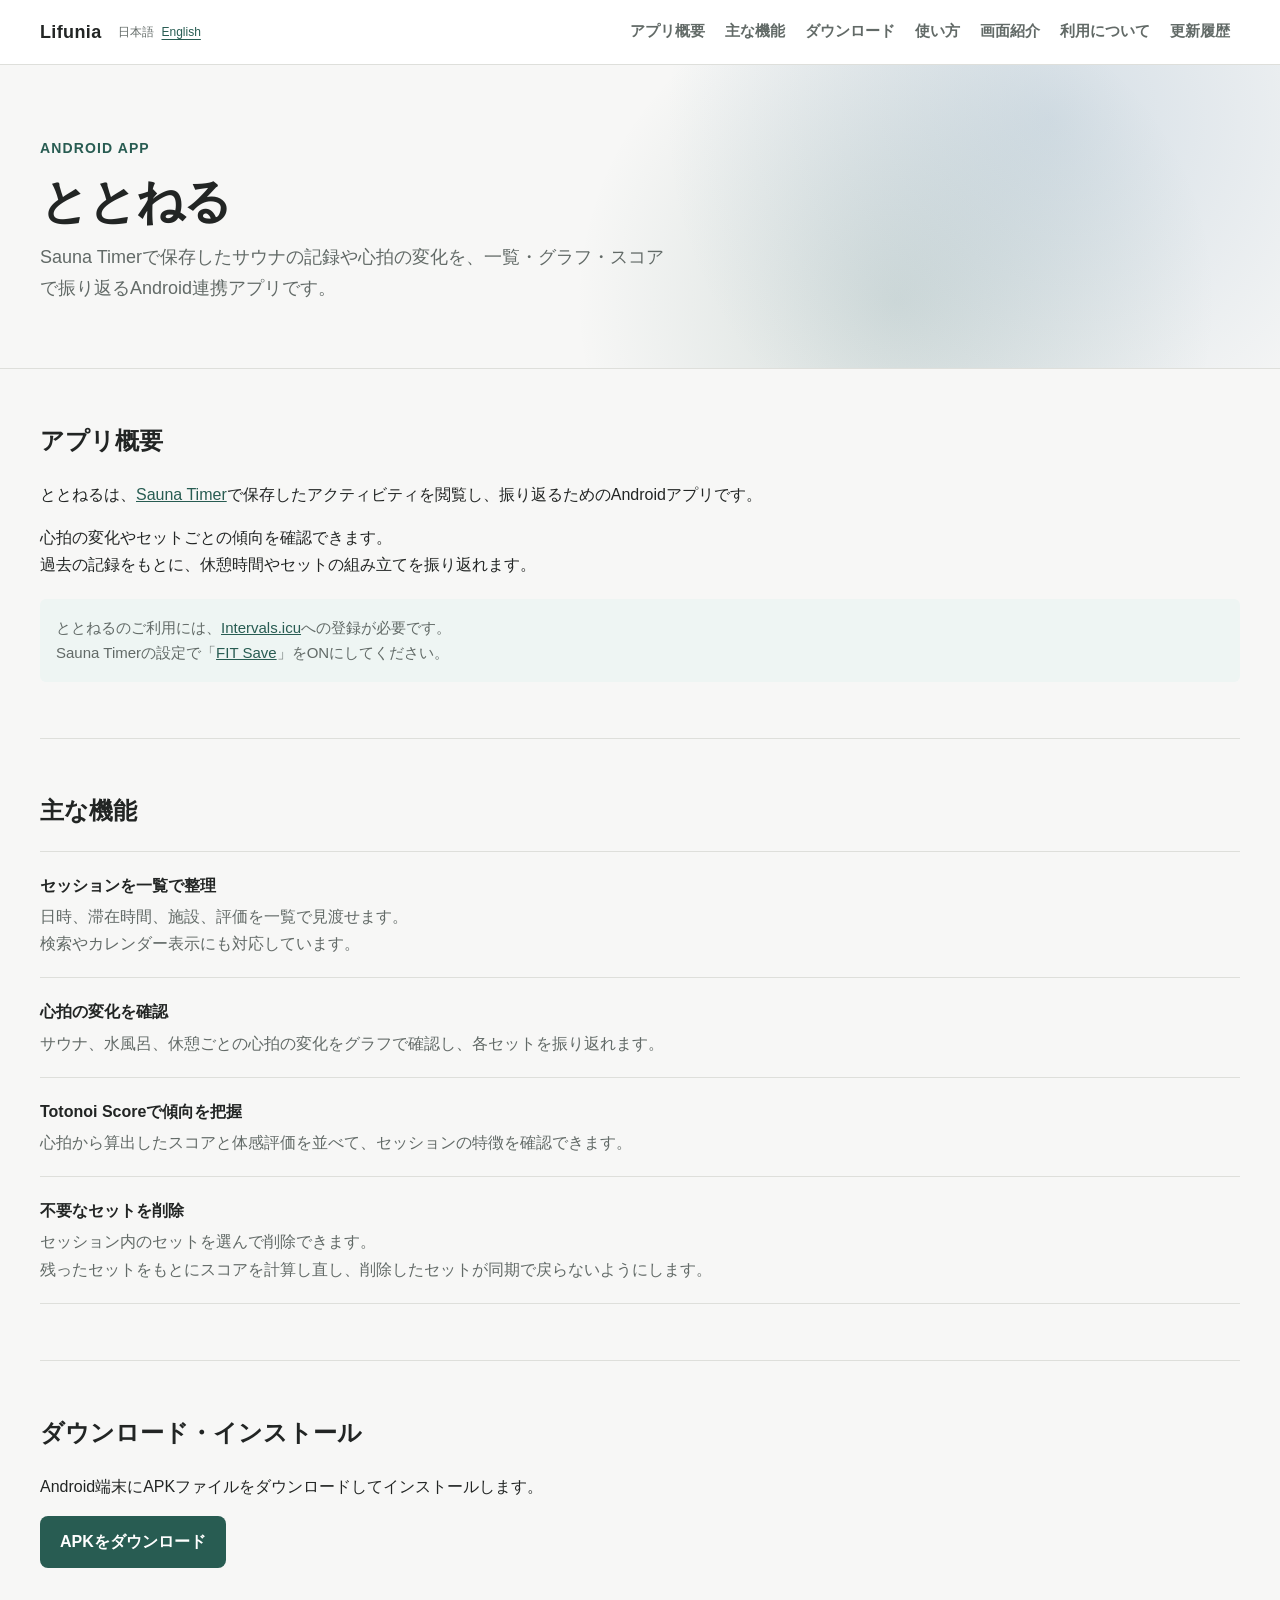
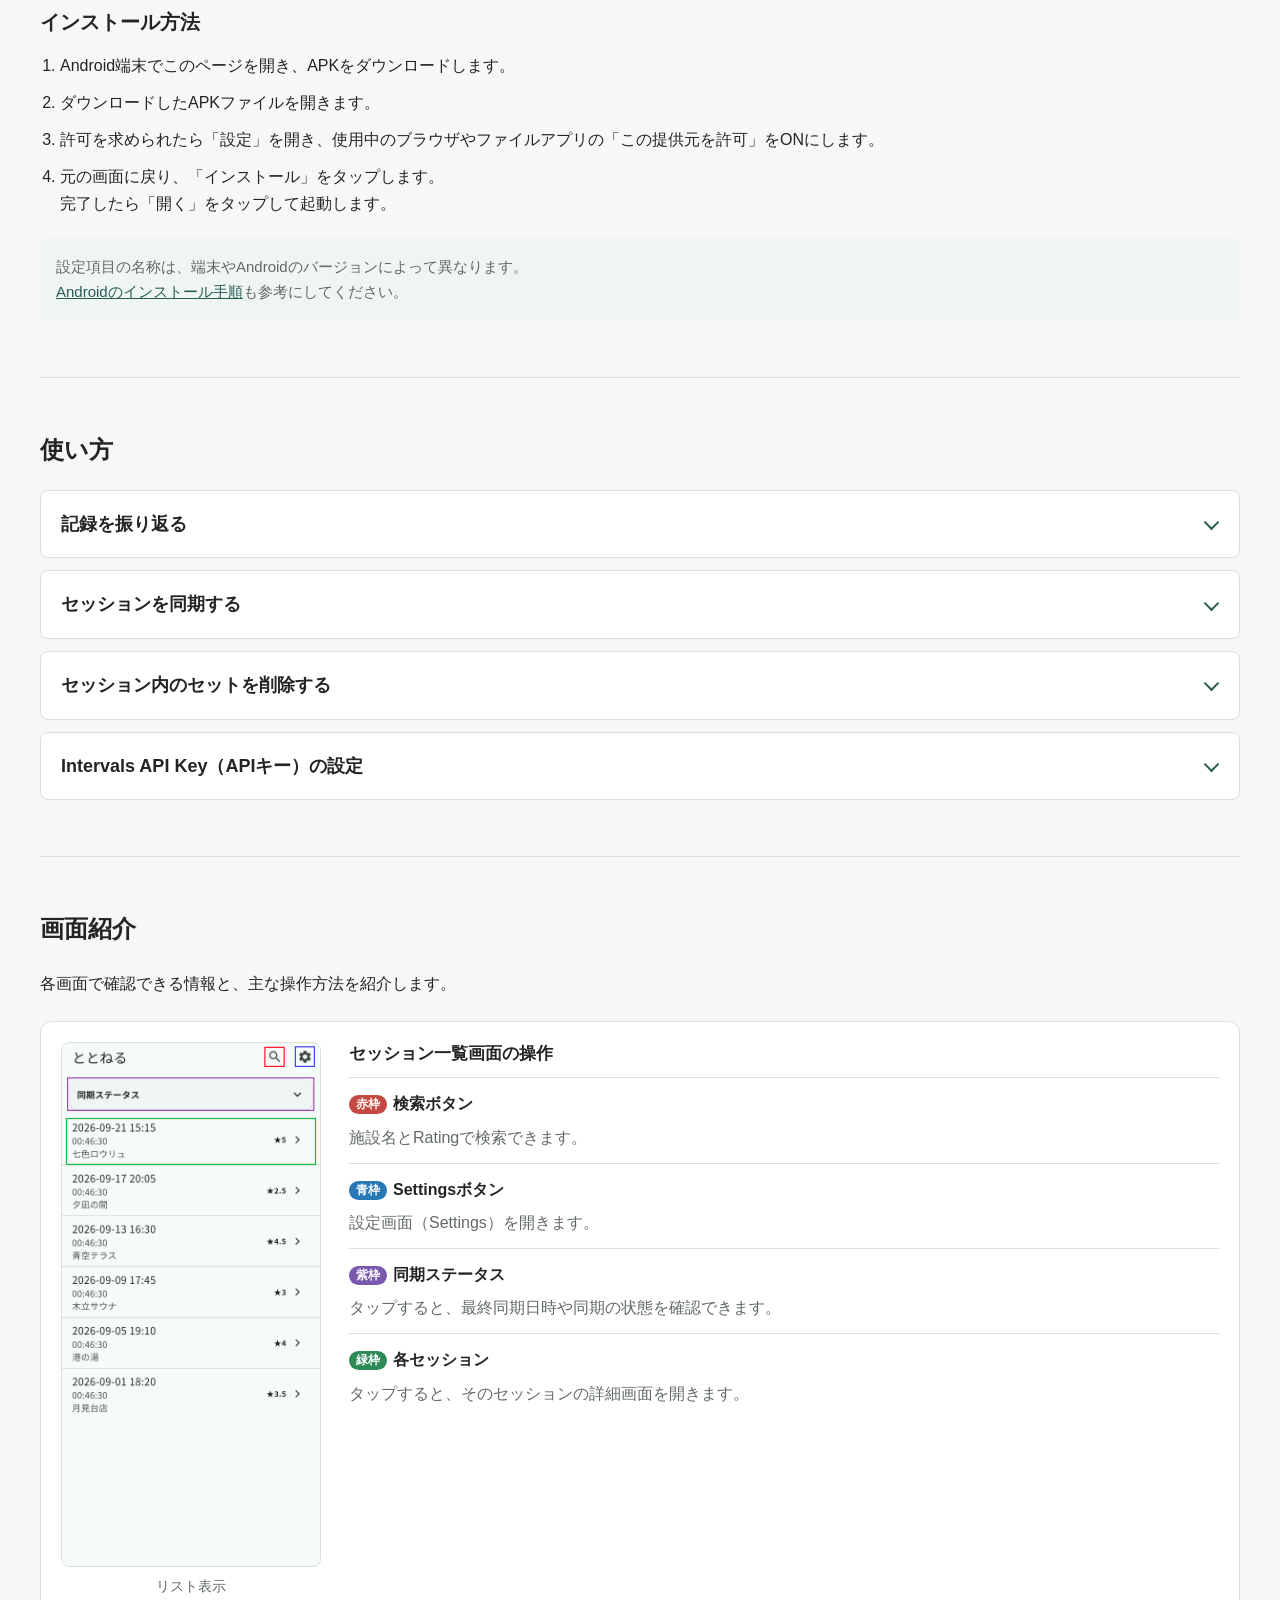
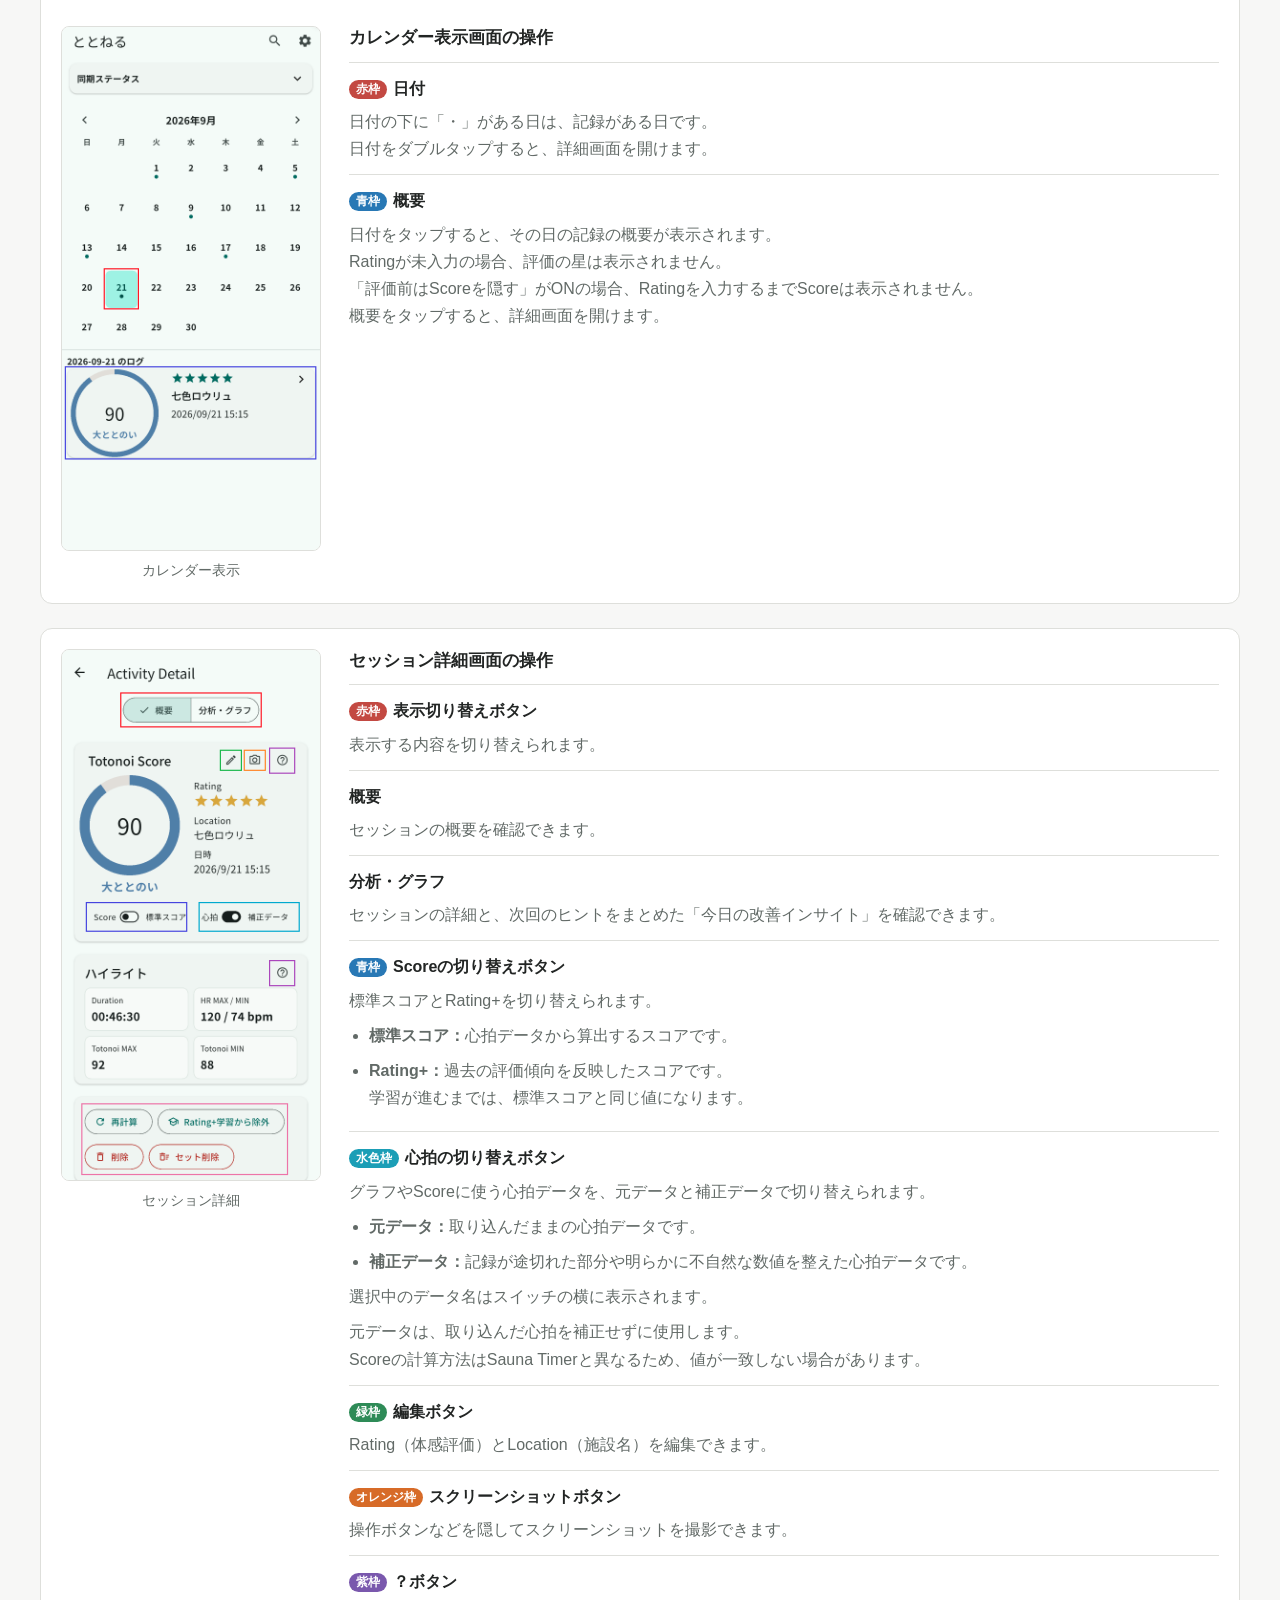
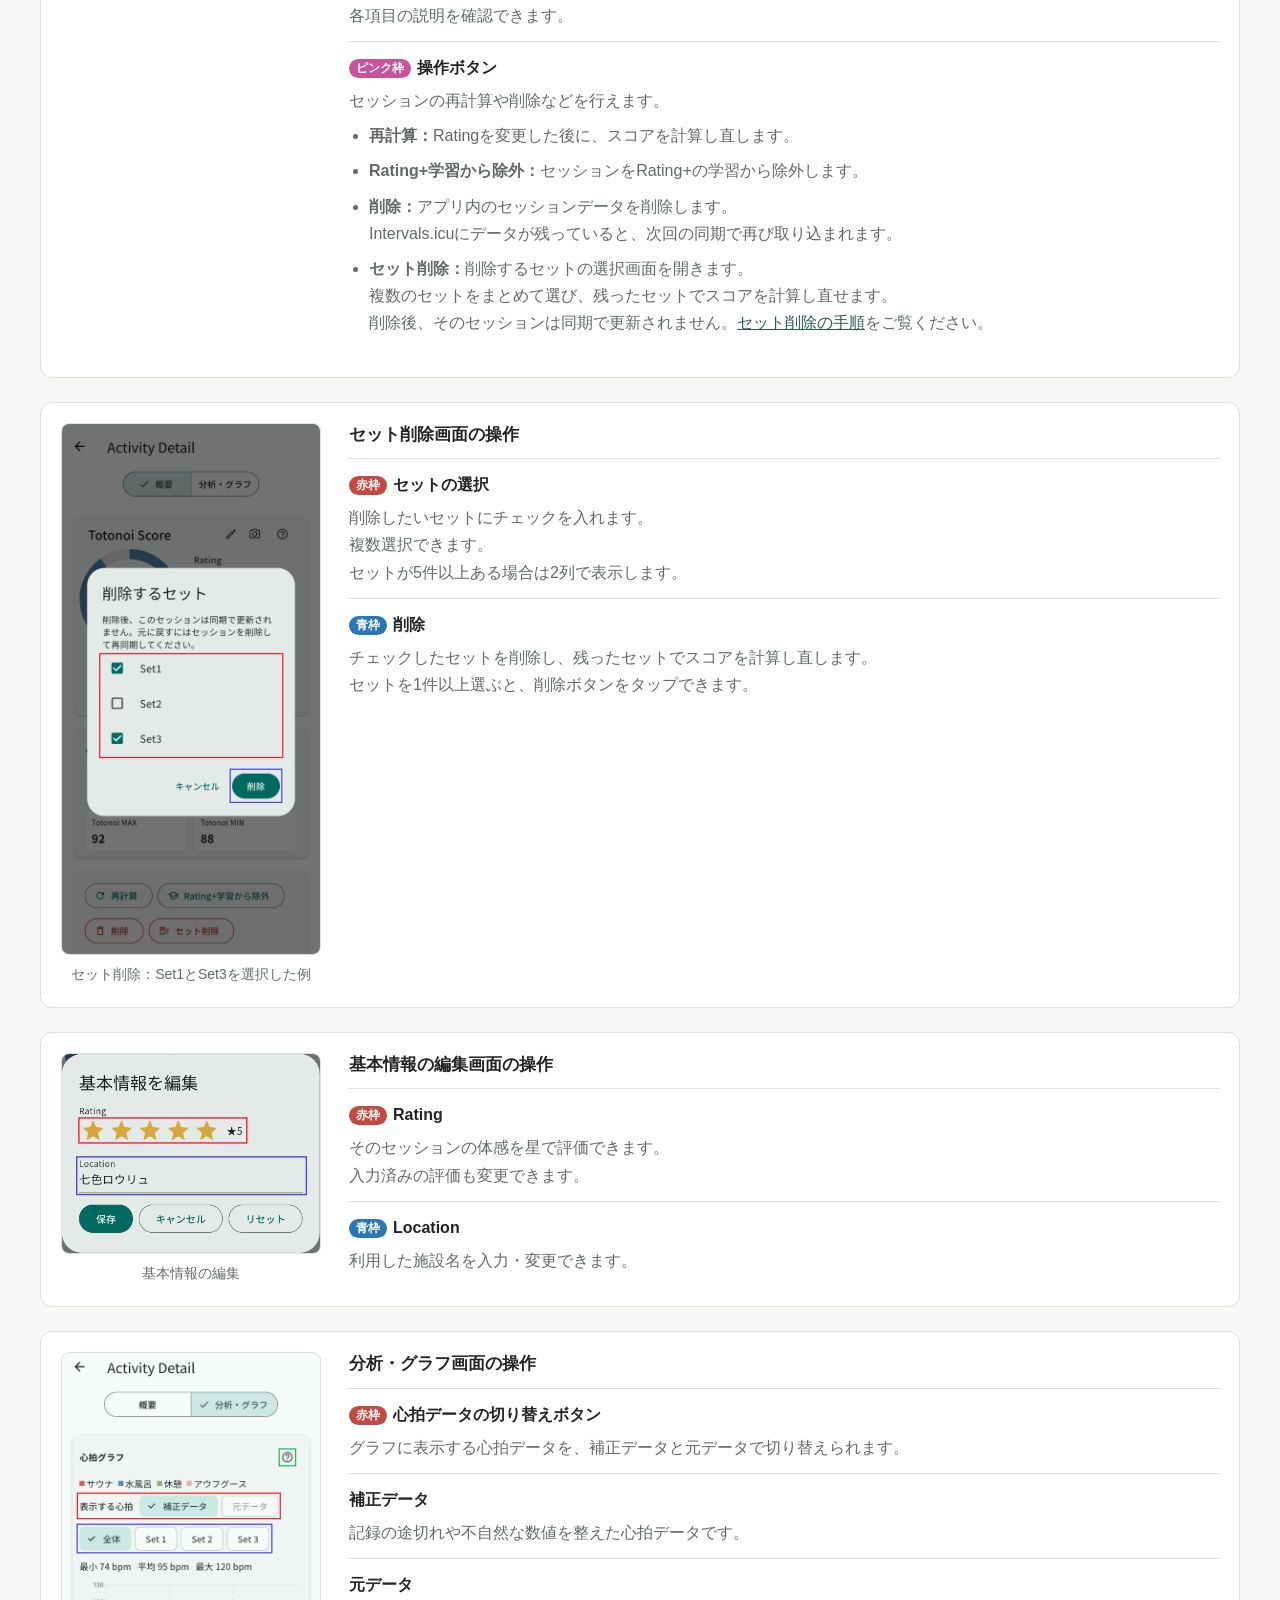
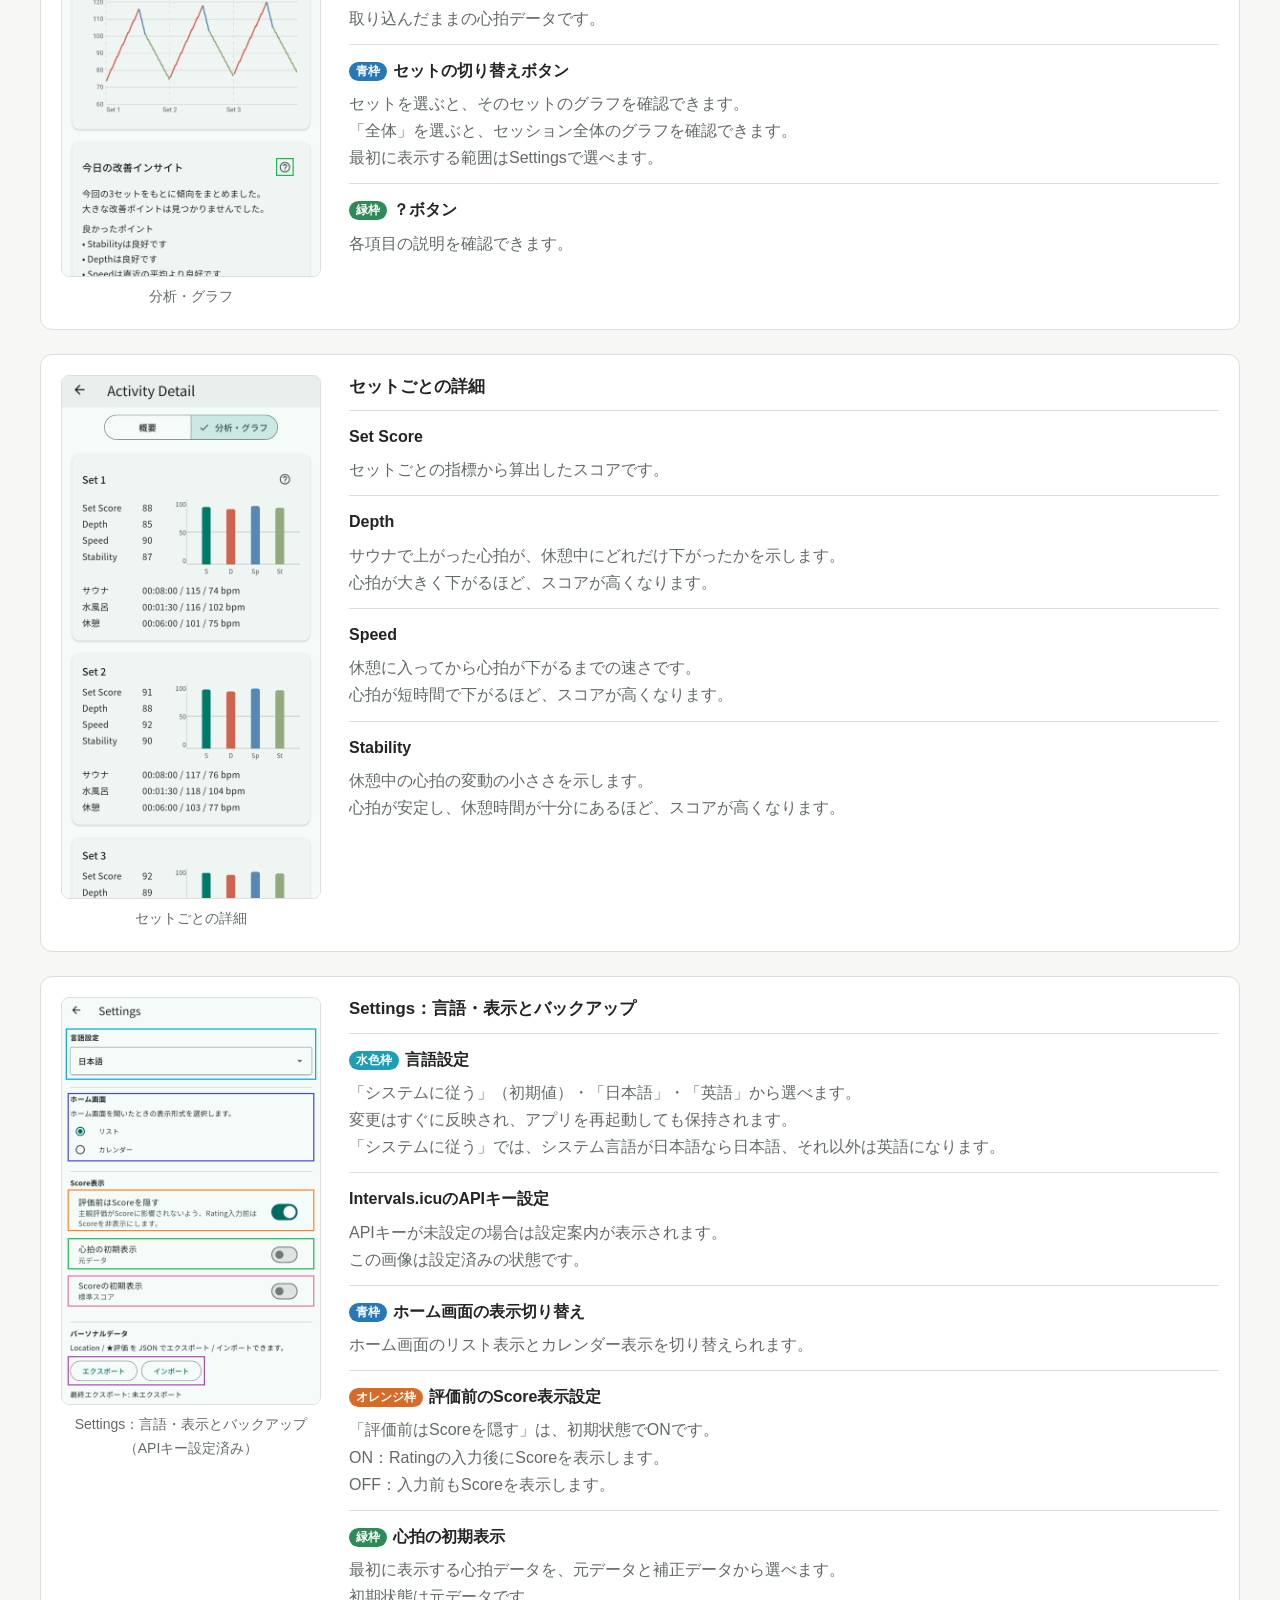
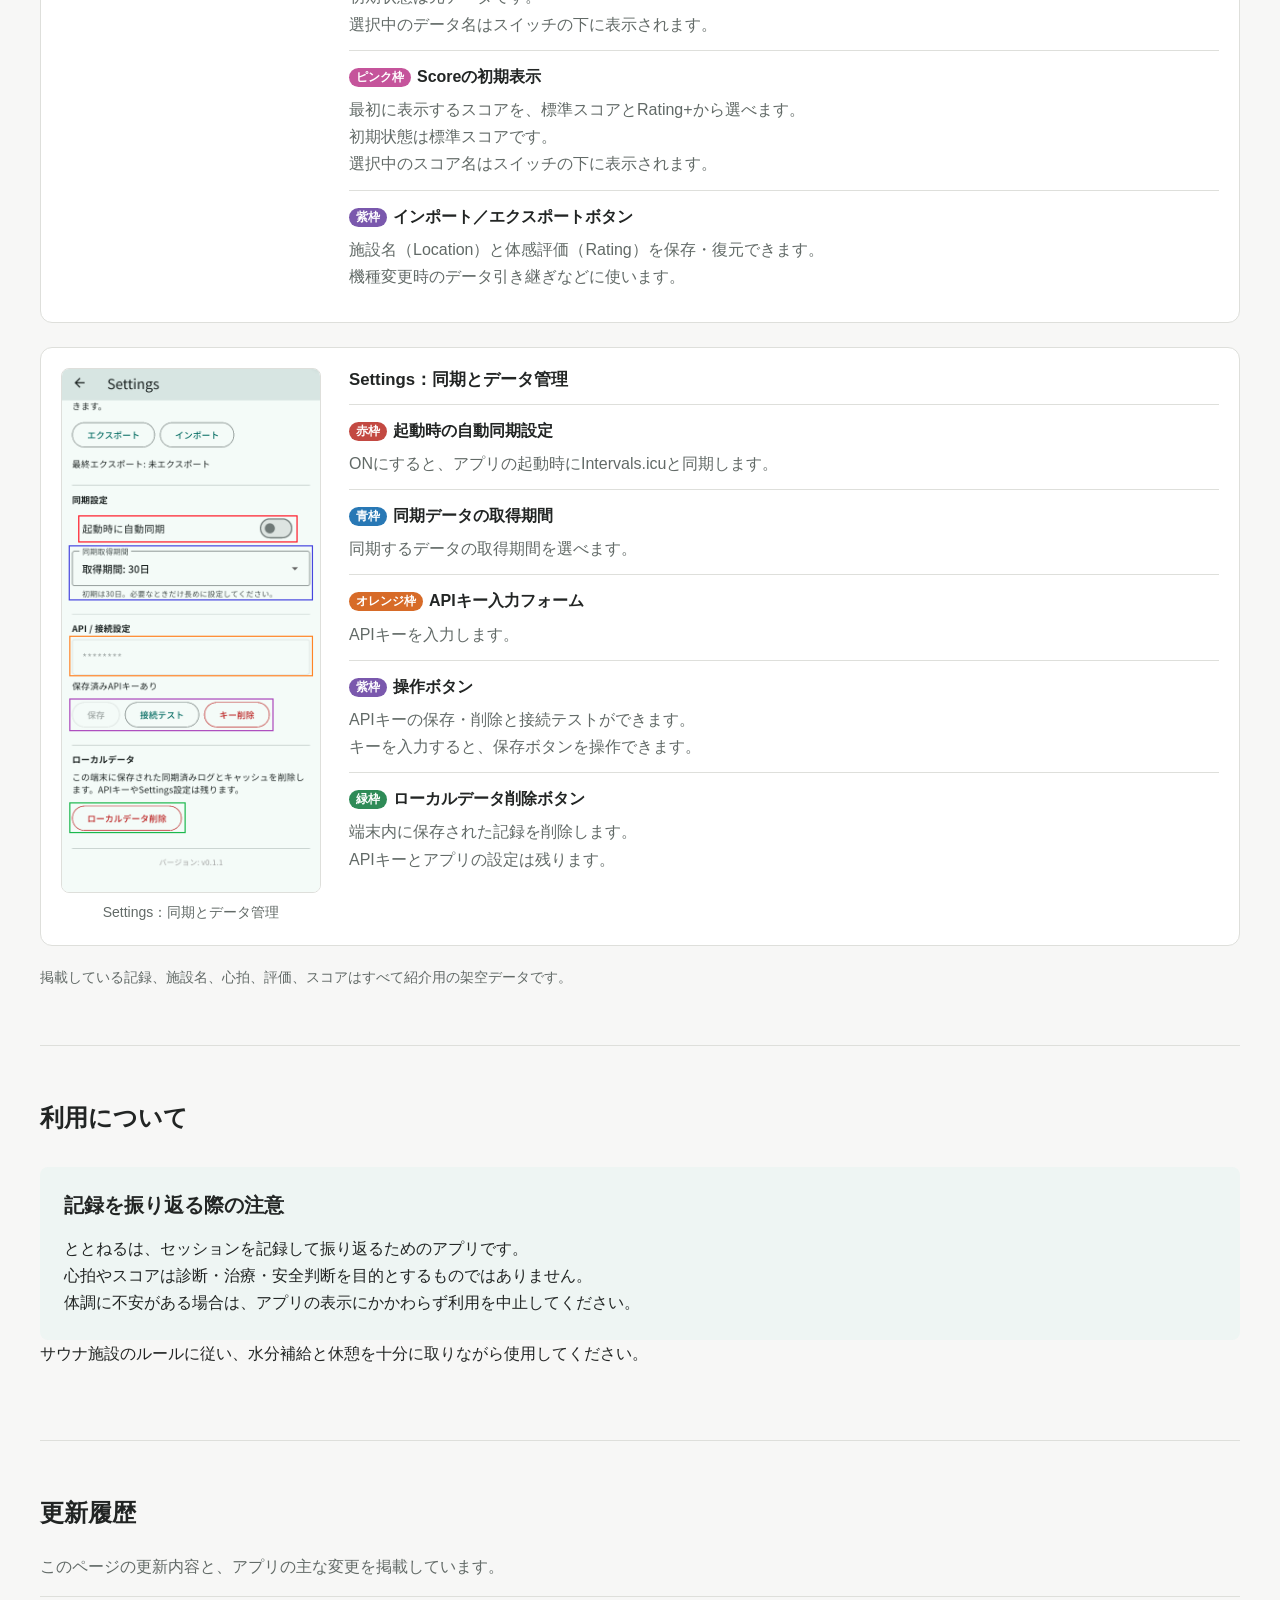
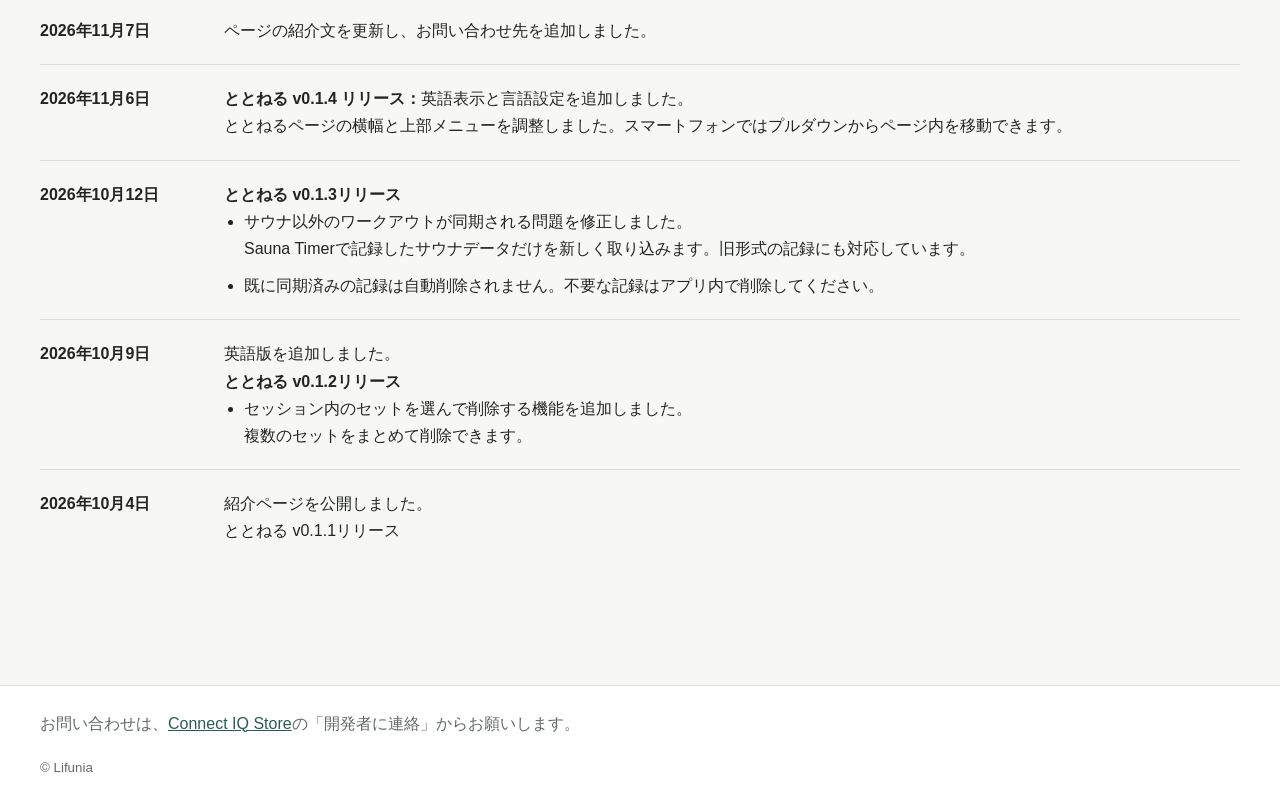
<file: totonel/index.html>
<!doctype html>
<html lang="ja">
  <head>
    <meta charset="utf-8">
    <meta name="viewport" content="width=device-width, initial-scale=1">
    <meta name="description" content="ととねるは、Garmin用Sauna Timerで保存したサウナの記録や心拍を振り返るAndroid連携アプリです。利用にはSauna TimerのFIT保存とIntervals.icuへの登録が必要です。">
    <meta property="og:title" content="ととねる｜Sauna Timerの記録を振り返るAndroidアプリ">
    <meta property="og:description" content="ととねるは、Garmin用Sauna Timerで保存したサウナの記録や心拍を振り返るAndroid連携アプリです。利用にはSauna TimerのFIT保存とIntervals.icuへの登録が必要です。">
    <meta property="og:image" content="https://lifunia.github.io/assets/images/totonel-og.png">
    <meta name="twitter:card" content="summary_large_image">
    <title>ととねる｜Sauna Timerの記録を振り返るAndroidアプリ</title>
    <link rel="stylesheet" href="../assets/css/style.css">
    <link rel="canonical" href="https://lifunia.github.io/totonel/">
    <link rel="alternate" hreflang="ja" href="https://lifunia.github.io/totonel/">
    <link rel="alternate" hreflang="en" href="https://lifunia.github.io/en/totonel/">
  </head>
  <body class="totonel-site">
    <header class="site-header site-header-with-tabs">
      <div class="container">
        <div class="site-brand">
          <a class="site-name" href="../" aria-label="Lifunia トップページ" translate="no">Lifunia</a>
          <nav class="language-switch" aria-label="言語">
            <span lang="ja" aria-current="page" translate="no">日本語</span>
            <a href="../en/totonel/" lang="en" hreflang="en" translate="no">English</a>
          </nav>
        </div>
        <nav class="section-tabs" aria-label="ととねるページ内メニュー">
          <a href="#overview">アプリ概要</a>
          <a href="#features">主な機能</a>
          <a href="#download">ダウンロード</a>
          <a href="#how-to-use">使い方</a>
          <a href="#screens">画面紹介</a>
          <a href="#notes">利用について</a>
          <a href="#changelog">更新履歴</a>
        </nav>
        <select class="section-select" aria-label="ページ内メニュー">
          <option value="">ページ内メニュー</option>
          <option value="#overview">アプリ概要</option>
          <option value="#features">主な機能</option>
          <option value="#download">ダウンロード</option>
          <option value="#how-to-use">使い方</option>
          <option value="#screens">画面紹介</option>
          <option value="#notes">利用について</option>
          <option value="#changelog">更新履歴</option>
        </select>
      </div>
    </header>
    <main>
      <section class="totonel-hero" aria-labelledby="page-title">
        <div class="container content-container">
          <p class="eyebrow" lang="en" translate="no">Android App</p>
          <h1 id="page-title">ととねる</h1>
          <p class="lead"><span translate="no">Sauna Timer</span>で保存したサウナの記録や心拍の変化を、一覧・グラフ・スコアで振り返るAndroid連携アプリです。</p>
        </div>
      </section>
      <article class="page-content totonel-page">
        <div class="container content-container">
          <section class="content-section" id="overview">
            <h2>アプリ概要</h2>
            <p>ととねるは、<a href="../sauna-timer/" translate="no">Sauna Timer</a>で保存したアクティビティを閲覧し、振り返るためのAndroidアプリです。</p>
            <p>心拍の変化やセットごとの傾向を確認できます。<br>過去の記録をもとに、休憩時間やセットの組み立てを振り返れます。</p>
            <p class="guide-note">ととねるのご利用には、<a href="https://intervals.icu/" translate="no">Intervals.icu</a>への登録が必要です。<br><span translate="no">Sauna Timer</span>の設定で「<a href="../sauna-timer/#settings" translate="no">FIT Save</a>」をONにしてください。</p>
          </section>
          <section class="content-section" id="features">
            <h2>主な機能</h2>
            <dl class="feature-list">
              <div>
                <dt>セッションを一覧で整理</dt>
                <dd>日時、滞在時間、施設、評価を一覧で見渡せます。<br>検索やカレンダー表示にも対応しています。</dd>
              </div>
              <div>
                <dt>心拍の変化を確認</dt>
                <dd>サウナ、水風呂、休憩ごとの心拍の変化をグラフで確認し、各セットを振り返れます。</dd>
              </div>
              <div>
                <dt><span translate="no">Totonoi Score</span>で傾向を把握</dt>
                <dd>心拍から算出したスコアと体感評価を並べて、セッションの特徴を確認できます。</dd>
              </div>
              <div>
                <dt>不要なセットを削除</dt>
                <dd>セッション内のセットを選んで削除できます。<br>残ったセットをもとにスコアを計算し直し、削除したセットが同期で戻らないようにします。</dd>
              </div>
            </dl>
          </section>
          <section class="content-section" id="download">
            <h2>ダウンロード・インストール</h2>
            <p>Android端末にAPKファイルをダウンロードしてインストールします。</p>
            <a class="totonel-download-link" href="https://github.com/Lifunia/totonel/releases/latest/download/totonel.apk">APKをダウンロード</a>
            <h3>インストール方法</h3>
            <ol class="operation-list">
              <li>Android端末でこのページを開き、APKをダウンロードします。</li>
              <li>ダウンロードしたAPKファイルを開きます。</li>
              <li>許可を求められたら「設定」を開き、使用中のブラウザやファイルアプリの「この提供元を許可」をONにします。</li>
              <li>元の画面に戻り、「インストール」をタップします。<br>完了したら「開く」をタップして起動します。</li>
            </ol>
            <p class="guide-note">設定項目の名称は、端末やAndroidのバージョンによって異なります。<br><a href="https://support.google.com/pixelphone/answer/7391672?hl=ja">Androidのインストール手順</a>も参考にしてください。</p>
          </section>
          <section class="content-section" id="how-to-use">
            <h2>使い方</h2>
            <details class="totonel-howto-item">
              <summary>記録を振り返る</summary>
              <div class="totonel-howto-content">
                <ol class="operation-list">
                  <li>ホーム画面のリストからセッションを選びます。<br>カレンダー表示の場合は、日付を選び、その日の記録をタップします。</li>
                  <li><strong>概要</strong>で評価・施設・日時・スコア・心拍を確認します。</li>
                  <li><strong>分析・グラフ</strong>で心拍の推移やセットの詳細、次回のヒントを確認します。</li>
                </ol>
                <p class="guide-note">「評価前はScoreを隠す」がONの場合、Ratingを入力するまでScoreは表示されません。</p>
              </div>
            </details>
            <details class="totonel-howto-item">
              <summary>セッションを同期する</summary>
              <div class="totonel-howto-content">
                <ol class="operation-list">
                  <li>起動時に自動同期するには、Settingsで<strong>起動時に自動同期</strong>をONにします。</li>
                  <li>手動で同期する場合は、ホーム画面を下にスワイプします。</li>
                  <li>同期結果は、通知やホーム画面上部の<strong>同期ステータス</strong>で確認できます。</li>
                </ol>
                <p class="guide-note">前回の同期から1分が経過するまでは、再同期できません。<br>同期ステータスを開くと、最終同期日時、状態、コードを確認できます。</p>
              </div>
            </details>
            <details class="totonel-howto-item" id="delete-sets">
              <summary>セッション内のセットを削除する</summary>
              <div class="totonel-howto-content">
                <ol class="operation-list">
                  <li>削除したいセットがあるセッションを開きます。</li>
                  <li><strong>概要</strong>の下部にある操作ボタンを開き、<strong>セット削除</strong>をタップします。</li>
                  <li><strong>削除するセット</strong>の画面で、削除したいセットにチェックを入れます。<br>複数のセットをまとめて選べます。</li>
                  <li><strong>削除</strong>をタップすると、選んだセットを削除し、残ったセットでスコアを計算し直します。<br>選ばなかったセットの番号はそのまま残ります。</li>
                </ol>
                <p class="guide-note">セットを削除したセッションは、以後の同期で更新されません。<br>元に戻すには、操作ボタンの<strong>削除</strong>でセッション全体を削除し、再同期してください。<br>Intervals.icuに元のデータが残っており、同期の取得期間に含まれている必要があります。<br>同期中はセットを削除できません。</p>
              </div>
            </details>
            <details class="totonel-howto-item" id="intervals-api-key">
              <summary>Intervals API Key（APIキー）の設定</summary>
              <div class="totonel-howto-content">
                <p>初めて同期するときは、Intervals.icuのAPIキーを取得してアプリに設定します。</p>
                <h3>APIキーを取得する</h3>
                <ol class="operation-list">
                  <li><a href="https://intervals.icu/">Intervals.icu</a>にアクセスします。</li>
                  <li>左側のメニューから<strong>設定</strong>を開きます。</li>
                  <li>設定画面の下部にある<strong>Developer Settings</strong>まで進みます。</li>
                  <li><strong>API Key</strong>の項目にある<strong>view</strong>をクリックします。</li>
                  <li>ポップアップに表示されたAPIキーをコピーします。</li>
                </ol>
                <p class="guide-note"><strong>APIキーは他者に知られないようにしてください。</strong><br>コピーしたキーを公開ページやSNSに貼り付けないでください。</p>
                <h3>ととねるに設定する</h3>
                <ol class="operation-list">
                  <li>ホーム画面右上の歯車アイコンからSettingsを開きます。</li>
                  <li><span translate="no">Intervals API Key</span>を入力し、<strong>保存</strong>をタップします。</li>
                  <li><strong>接続テスト</strong>で、接続に成功したことを確認します。</li>
                </ol>
              </div>
            </details>
          </section>
          <section class="content-section" id="screens">
            <h2>画面紹介</h2>
            <p>各画面で確認できる情報と、主な操作方法を紹介します。</p>
            <div class="totonel-feature-cards">
              <article class="totonel-feature-card totonel-feature-card-paired">
                <div class="totonel-feature-row">
                  <div class="totonel-feature-media">
                    <figure class="screen-figure">
                      <div class="totonel-screen-image">
                        <button class="totonel-image-zoom" type="button" aria-label="リスト表示の画像を拡大">
                          <img src="../assets/images/totonel-list.svg" alt="ととねるのセッション一覧。日時、滞在時間、施設、評価を表示している画面" width="1080" height="2188">
                        </button>
                      </div>
                      <figcaption>リスト表示</figcaption>
                    </figure>
                  </div>
                  <div class="totonel-operation-guide">
                    <h3>セッション一覧画面の操作</h3>
                    <dl>
                      <div>
                        <dt><span class="totonel-guide-label totonel-guide-label-red">赤枠</span>検索ボタン</dt>
                        <dd>施設名とRatingで検索できます。</dd>
                      </div>
                      <div>
                        <dt><span class="totonel-guide-label totonel-guide-label-blue">青枠</span>Settingsボタン</dt>
                        <dd>設定画面（Settings）を開きます。</dd>
                      </div>
                      <div>
                        <dt><span class="totonel-guide-label totonel-guide-label-purple">紫枠</span>同期ステータス</dt>
                        <dd>タップすると、最終同期日時や同期の状態を確認できます。</dd>
                      </div>
                      <div>
                        <dt><span class="totonel-guide-label totonel-guide-label-green">緑枠</span>各セッション</dt>
                        <dd>タップすると、そのセッションの詳細画面を開きます。</dd>
                      </div>
                    </dl>
                  </div>
                </div>
                <div class="totonel-feature-row">
                  <div class="totonel-feature-media">
                    <figure class="screen-figure">
                      <div class="totonel-screen-image">
                        <button class="totonel-image-zoom" type="button" aria-label="カレンダー表示の画像を拡大">
                          <img src="../assets/images/totonel-calendar.svg" alt="ととねるのカレンダー表示。月ごとのセッション記録と選択日のログを表示している画面" width="1080" height="2188">
                        </button>
                      </div>
                      <figcaption>カレンダー表示</figcaption>
                    </figure>
                  </div>
                  <div class="totonel-operation-guide">
                    <h3>カレンダー表示画面の操作</h3>
                    <dl>
                      <div>
                        <dt><span class="totonel-guide-label totonel-guide-label-red">赤枠</span>日付</dt>
                        <dd>日付の下に「・」がある日は、記録がある日です。<br>日付をダブルタップすると、詳細画面を開けます。</dd>
                      </div>
                      <div>
                        <dt><span class="totonel-guide-label totonel-guide-label-blue">青枠</span>概要</dt>
                        <dd>日付をタップすると、その日の記録の概要が表示されます。<br>Ratingが未入力の場合、評価の星は表示されません。<br>「評価前はScoreを隠す」がONの場合、Ratingを入力するまでScoreは表示されません。<br>概要をタップすると、詳細画面を開けます。</dd>
                      </div>
                    </dl>
                  </div>
                </div>
              </article>
              <article class="totonel-feature-card">
                <div class="totonel-feature-media">
                  <figure class="screen-figure">
                    <div class="totonel-screen-image">
                      <button class="totonel-image-zoom" type="button" aria-label="セッション詳細の画像を拡大">
                        <img src="../assets/images/totonel-detail.svg" alt="ととねる0.1.2のセッション詳細。Totonoi Score、評価、心拍のハイライトと、下部のセット削除ボタンを表示している画面" width="1080" height="2220">
                      </button>
                    </div>
                    <figcaption>セッション詳細</figcaption>
                  </figure>
                </div>
                <div class="totonel-operation-guide">
                  <h3>セッション詳細画面の操作</h3>
                  <dl>
                    <div>
                      <dt><span class="totonel-guide-label totonel-guide-label-red">赤枠</span>表示切り替えボタン</dt>
                      <dd>表示する内容を切り替えられます。</dd>
                    </div>
                    <div>
                      <dt>概要</dt>
                      <dd>セッションの概要を確認できます。</dd>
                    </div>
                    <div>
                      <dt>分析・グラフ</dt>
                      <dd>セッションの詳細と、次回のヒントをまとめた「今日の改善インサイト」を確認できます。</dd>
                    </div>
                    <div>
                      <dt><span class="totonel-guide-label totonel-guide-label-blue">青枠</span>Scoreの切り替えボタン</dt>
                      <dd>
                        標準スコアとRating+を切り替えられます。
                        <ul class="totonel-switch-options">
                          <li><strong>標準スコア：</strong>心拍データから算出するスコアです。</li>
                          <li><strong>Rating+：</strong>過去の評価傾向を反映したスコアです。<br>学習が進むまでは、標準スコアと同じ値になります。</li>
                        </ul>
                      </dd>
                    </div>
                    <div>
                      <dt><span class="totonel-guide-label totonel-guide-label-cyan">水色枠</span>心拍の切り替えボタン</dt>
                      <dd>
                        グラフやScoreに使う心拍データを、元データと補正データで切り替えられます。
                        <ul class="totonel-switch-options">
                          <li><strong>元データ：</strong>取り込んだままの心拍データです。</li>
                          <li><strong>補正データ：</strong>記録が途切れた部分や明らかに不自然な数値を整えた心拍データです。</li>
                        </ul>
                        <p>選択中のデータ名はスイッチの横に表示されます。</p>
                        <p>元データは、取り込んだ心拍を補正せずに使用します。<br>Scoreの計算方法はSauna Timerと異なるため、値が一致しない場合があります。</p>
                      </dd>
                    </div>
                    <div>
                      <dt><span class="totonel-guide-label totonel-guide-label-green">緑枠</span>編集ボタン</dt>
                      <dd>Rating（体感評価）とLocation（施設名）を編集できます。</dd>
                    </div>
                    <div>
                      <dt><span class="totonel-guide-label totonel-guide-label-orange">オレンジ枠</span>スクリーンショットボタン</dt>
                      <dd>操作ボタンなどを隠してスクリーンショットを撮影できます。</dd>
                    </div>
                    <div>
                      <dt><span class="totonel-guide-label totonel-guide-label-purple">紫枠</span>？ボタン</dt>
                      <dd>各項目の説明を確認できます。</dd>
                    </div>
                    <div>
                      <dt><span class="totonel-guide-label totonel-guide-label-pink">ピンク枠</span>操作ボタン</dt>
                      <dd>
                        セッションの再計算や削除などを行えます。
                        <ul class="totonel-switch-options">
                          <li><strong>再計算：</strong>Ratingを変更した後に、スコアを計算し直します。</li>
                          <li><strong>Rating+学習から除外：</strong>セッションをRating+の学習から除外します。</li>
                          <li><strong>削除：</strong>アプリ内のセッションデータを削除します。<br>Intervals.icuにデータが残っていると、次回の同期で再び取り込まれます。</li>
                          <li><strong>セット削除：</strong>削除するセットの選択画面を開きます。<br>複数のセットをまとめて選び、残ったセットでスコアを計算し直せます。<br>削除後、そのセッションは同期で更新されません。<a href="#delete-sets">セット削除の手順</a>をご覧ください。</li>
                        </ul>
                      </dd>
                    </div>
                  </dl>
                </div>
              </article>
              <article class="totonel-feature-card" id="set-delete-screen">
                <div class="totonel-feature-media">
                  <figure class="screen-figure">
                    <div class="totonel-screen-image">
                      <button class="totonel-image-zoom" type="button" aria-label="セット削除画面の画像を拡大">
                        <img src="../assets/images/totonel-set-delete.svg" alt="ととねるのセット削除画面。ダミーデータのSet1とSet3を選択し、削除後の同期についての案内、キャンセル、削除ボタンを表示" width="1080" height="2220" loading="lazy">
                      </button>
                    </div>
                    <figcaption>セット削除：Set1とSet3を選択した例</figcaption>
                  </figure>
                </div>
                <div class="totonel-operation-guide">
                  <h3>セット削除画面の操作</h3>
                  <dl>
                    <div>
                      <dt><span class="totonel-guide-label totonel-guide-label-red">赤枠</span>セットの選択</dt>
                      <dd>削除したいセットにチェックを入れます。<br>複数選択できます。<br>セットが5件以上ある場合は2列で表示します。</dd>
                    </div>
                    <div>
                      <dt><span class="totonel-guide-label totonel-guide-label-blue">青枠</span>削除</dt>
                      <dd>チェックしたセットを削除し、残ったセットでスコアを計算し直します。<br>セットを1件以上選ぶと、削除ボタンをタップできます。</dd>
                    </div>
                  </dl>
                </div>
              </article>
              <article class="totonel-feature-card">
                <div class="totonel-feature-media">
                  <figure class="screen-figure">
                    <div class="totonel-screen-image totonel-edit-image">
                      <button class="totonel-image-zoom" type="button" aria-label="基本情報の編集画面の画像を拡大">
                        <img src="../assets/images/totonel_edit.svg" alt="基本情報の編集画面。赤枠のRatingと青枠のLocationを表示" width="954" height="736">
                      </button>
                    </div>
                    <figcaption>基本情報の編集</figcaption>
                  </figure>
                </div>
                <div class="totonel-operation-guide">
                  <h3>基本情報の編集画面の操作</h3>
                  <dl>
                    <div>
                      <dt><span class="totonel-guide-label totonel-guide-label-red">赤枠</span>Rating</dt>
                      <dd>そのセッションの体感を星で評価できます。<br>入力済みの評価も変更できます。</dd>
                    </div>
                    <div>
                      <dt><span class="totonel-guide-label totonel-guide-label-blue">青枠</span>Location</dt>
                      <dd>利用した施設名を入力・変更できます。</dd>
                    </div>
                  </dl>
                </div>
              </article>
              <article class="totonel-feature-card">
                <div class="totonel-feature-media">
                  <figure class="screen-figure">
                    <div class="totonel-screen-image">
                      <button class="totonel-image-zoom" type="button" aria-label="分析・グラフの画像を拡大">
                        <img src="../assets/images/totonel-analysis.svg" alt="ととねるの分析・グラフ画面。心拍グラフとセット選択を表示している画面" width="1080" height="2188">
                      </button>
                    </div>
                    <figcaption>分析・グラフ</figcaption>
                  </figure>
                </div>
                <div class="totonel-operation-guide">
                <h3>分析・グラフ画面の操作</h3>
                <dl>
                  <div>
                    <dt><span class="totonel-guide-label totonel-guide-label-red">赤枠</span>心拍データの切り替えボタン</dt>
                    <dd>グラフに表示する心拍データを、補正データと元データで切り替えられます。</dd>
                  </div>
                  <div>
                    <dt>補正データ</dt>
                    <dd>記録の途切れや不自然な数値を整えた心拍データです。</dd>
                  </div>
                  <div>
                    <dt>元データ</dt>
                    <dd>取り込んだままの心拍データです。</dd>
                  </div>
                  <div>
                    <dt><span class="totonel-guide-label totonel-guide-label-blue">青枠</span>セットの切り替えボタン</dt>
                    <dd>セットを選ぶと、そのセットのグラフを確認できます。<br>「全体」を選ぶと、セッション全体のグラフを確認できます。<br>最初に表示する範囲はSettingsで選べます。</dd>
                  </div>
                  <div>
                    <dt><span class="totonel-guide-label totonel-guide-label-green">緑枠</span>？ボタン</dt>
                    <dd>各項目の説明を確認できます。</dd>
                  </div>
                </dl>
                </div>
              </article>
              <article class="totonel-feature-card">
                <div class="totonel-feature-media">
                  <figure class="screen-figure">
                    <div class="totonel-screen-image">
                      <button class="totonel-image-zoom" type="button" aria-label="セットごとの詳細の画像を拡大">
                        <img src="../assets/images/totonel-set-details.svg" alt="ととねるのセットごとの詳細画面。Set Score、Depth、Speed、Stabilityと、フェーズごとの時間と心拍を表示している画面" width="1080" height="2188">
                      </button>
                    </div>
                    <figcaption>セットごとの詳細</figcaption>
                  </figure>
                </div>
                <div class="totonel-operation-guide">
                <h3>セットごとの詳細</h3>
                <dl>
                  <div>
                    <dt>Set Score</dt>
                    <dd>セットごとの指標から算出したスコアです。</dd>
                  </div>
                  <div>
                    <dt>Depth</dt>
                    <dd>サウナで上がった心拍が、休憩中にどれだけ下がったかを示します。<br>心拍が大きく下がるほど、スコアが高くなります。</dd>
                  </div>
                  <div>
                    <dt>Speed</dt>
                    <dd>休憩に入ってから心拍が下がるまでの速さです。<br>心拍が短時間で下がるほど、スコアが高くなります。</dd>
                  </div>
                  <div>
                    <dt>Stability</dt>
                    <dd>休憩中の心拍の変動の小ささを示します。<br>心拍が安定し、休憩時間が十分にあるほど、スコアが高くなります。</dd>
                  </div>
                </dl>
                </div>
              </article>
              <article class="totonel-feature-card">
                <div class="totonel-feature-media">
                  <figure class="screen-figure">
                    <div class="totonel-screen-image">
                      <button class="totonel-image-zoom" type="button" aria-label="Settings上部の画像を拡大">
                        <img src="../assets/images/totonel/ja/totonel-settings.svg" alt="ととねる0.1.4の日本語Settings上部。言語設定、ホーム画面、Score表示、心拍とScoreの初期表示、バックアップの項目を表示している画面" width="1080" height="1700">
                      </button>
                    </div>
                    <figcaption>Settings：言語・表示とバックアップ（APIキー設定済み）</figcaption>
                  </figure>
                </div>
                <div class="totonel-operation-guide">
                <h3>Settings：言語・表示とバックアップ</h3>
                <dl>
                  <div>
                    <dt><span class="totonel-guide-label totonel-guide-label-cyan">水色枠</span>言語設定</dt>
                    <dd>「システムに従う」（初期値）・「日本語」・「英語」から選べます。<br>変更はすぐに反映され、アプリを再起動しても保持されます。<br>「システムに従う」では、システム言語が日本語なら日本語、それ以外は英語になります。</dd>
                  </div>
                  <div>
                    <dt>Intervals.icuのAPIキー設定</dt>
                    <dd>APIキーが未設定の場合は設定案内が表示されます。<br>この画像は設定済みの状態です。</dd>
                  </div>
                  <div>
                    <dt><span class="totonel-guide-label totonel-guide-label-blue">青枠</span>ホーム画面の表示切り替え</dt>
                    <dd>ホーム画面のリスト表示とカレンダー表示を切り替えられます。</dd>
                  </div>
                  <div>
                    <dt><span class="totonel-guide-label totonel-guide-label-orange">オレンジ枠</span>評価前のScore表示設定</dt>
                    <dd>「評価前はScoreを隠す」は、初期状態でONです。<br>ON：Ratingの入力後にScoreを表示します。<br>OFF：入力前もScoreを表示します。</dd>
                  </div>
                  <div>
                    <dt><span class="totonel-guide-label totonel-guide-label-green">緑枠</span>心拍の初期表示</dt>
                    <dd>最初に表示する心拍データを、元データと補正データから選べます。<br>初期状態は元データです。<br>選択中のデータ名はスイッチの下に表示されます。</dd>
                  </div>
                  <div>
                    <dt><span class="totonel-guide-label totonel-guide-label-pink">ピンク枠</span>Scoreの初期表示</dt>
                    <dd>最初に表示するスコアを、標準スコアとRating+から選べます。<br>初期状態は標準スコアです。<br>選択中のスコア名はスイッチの下に表示されます。</dd>
                  </div>
                  <div>
                    <dt><span class="totonel-guide-label totonel-guide-label-purple">紫枠</span>インポート／エクスポートボタン</dt>
                    <dd>施設名（Location）と体感評価（Rating）を保存・復元できます。<br>機種変更時のデータ引き継ぎなどに使います。</dd>
                  </div>
                </dl>
                </div>
              </article>
              <article class="totonel-feature-card">
                <div class="totonel-feature-media">
                  <figure class="screen-figure">
                    <div class="totonel-screen-image">
                      <button class="totonel-image-zoom" type="button" aria-label="Settings下部の画像を拡大">
                        <img src="../assets/images/totonel-settings-lower.svg" alt="ととねるのSettings下部。自動同期、取得期間、API接続、ローカルデータ削除を設定する画面" width="1080" height="2188">
                      </button>
                    </div>
                    <figcaption>Settings：同期とデータ管理</figcaption>
                  </figure>
                </div>
                <div class="totonel-operation-guide">
                <h3>Settings：同期とデータ管理</h3>
                <dl>
                  <div>
                    <dt><span class="totonel-guide-label totonel-guide-label-red">赤枠</span>起動時の自動同期設定</dt>
                    <dd>ONにすると、アプリの起動時にIntervals.icuと同期します。</dd>
                  </div>
                  <div>
                    <dt><span class="totonel-guide-label totonel-guide-label-blue">青枠</span>同期データの取得期間</dt>
                    <dd>同期するデータの取得期間を選べます。</dd>
                  </div>
                  <div>
                    <dt><span class="totonel-guide-label totonel-guide-label-orange">オレンジ枠</span>APIキー入力フォーム</dt>
                    <dd>APIキーを入力します。</dd>
                  </div>
                  <div>
                    <dt><span class="totonel-guide-label totonel-guide-label-purple">紫枠</span>操作ボタン</dt>
                    <dd>APIキーの保存・削除と接続テストができます。<br>キーを入力すると、保存ボタンを操作できます。</dd>
                  </div>
                  <div>
                    <dt><span class="totonel-guide-label totonel-guide-label-green">緑枠</span>ローカルデータ削除ボタン</dt>
                    <dd>端末内に保存された記録を削除します。<br>APIキーとアプリの設定は残ります。</dd>
                  </div>
                </dl>
                </div>
              </article>
            </div>
            <p class="totonel-caption">掲載している記録、施設名、心拍、評価、スコアはすべて紹介用の架空データです。</p>
          </section>
          <section class="content-section" id="notes">
            <h2>利用について</h2>
            <div class="notice-box">
              <h3>記録を振り返る際の注意</h3>
              <p>ととねるは、セッションを記録して振り返るためのアプリです。<br>心拍やスコアは診断・治療・安全判断を目的とするものではありません。<br>体調に不安がある場合は、アプリの表示にかかわらず利用を中止してください。</p>
            </div>
            <p>サウナ施設のルールに従い、水分補給と休憩を十分に取りながら使用してください。</p>
          </section>
          <section class="content-section" id="changelog" aria-labelledby="changelog-title">
            <h2 id="changelog-title">更新履歴</h2>
            <p class="changelog-description">このページの更新内容と、アプリの主な変更を掲載しています。</p>
            <!-- 更新時は日付と変更内容を先頭に追加します。 -->
            <dl class="changelog-list">
              <div>
                <dt><time datetime="2026-11-07">2026年11月7日</time></dt>
                <dd>ページの紹介文を更新し、お問い合わせ先を追加しました。</dd>
              </div>
              <div>
                <dt><time datetime="2026-11-06">2026年11月6日</time></dt>
                <dd><strong>ととねる v0.1.4 リリース：</strong>英語表示と言語設定を追加しました。<br>ととねるページの横幅と上部メニューを調整しました。スマートフォンではプルダウンからページ内を移動できます。</dd>
              </div>
              <div>
                <dt><time datetime="2026-10-12">2026年10月12日</time></dt>
                <dd>
                  <strong>ととねる v0.1.3リリース</strong>
                  <ul class="operation-list">
                    <li>サウナ以外のワークアウトが同期される問題を修正しました。<br>Sauna Timerで記録したサウナデータだけを新しく取り込みます。旧形式の記録にも対応しています。</li>
                    <li>既に同期済みの記録は自動削除されません。不要な記録はアプリ内で削除してください。</li>
                  </ul>
                </dd>
              </div>
              <div>
                <dt><time datetime="2026-10-09">2026年10月9日</time></dt>
                <dd>
                  英語版を追加しました。
                  <br>
                  <strong>ととねる v0.1.2リリース</strong>
                  <ul class="operation-list">
                    <li>セッション内のセットを選んで削除する機能を追加しました。<br>複数のセットをまとめて削除できます。</li>
                  </ul>
                </dd>
              </div>
              <div>
                <dt><time datetime="2026-10-04">2026年10月4日</time></dt>
                <dd>紹介ページを公開しました。<br>ととねる v0.1.1リリース</dd>
              </div>
            </dl>
          </section>
        </div>
      </article>
    </main>
    <footer class="site-footer">
      <div class="container">
        <p>お問い合わせは、<a href="https://apps.garmin.com/ja-JP/apps/88ef23c2-0f48-4bfc-90d2-d033243d61ac">Connect IQ Store</a>の「開発者に連絡」からお願いします。</p>
        <small>&copy; Lifunia</small>
      </div>
    </footer>
    <dialog class="totonel-image-dialog" id="totonel-image-dialog" aria-label="サンプル画像の拡大表示">
      <form method="dialog">
        <button class="totonel-image-dialog-close" type="submit" aria-label="閉じる">×</button>
      </form>
      <div class="totonel-image-dialog-viewport"><img alt=""></div>
    </dialog>
    <script src="image-dialog.js" defer></script>
    <script src="anchor-navigation.js" defer></script>
    <!-- Cloudflare Web Analytics -->
    <script type="module" src="https://static.cloudflareinsights.com/beacon.min.js" data-cf-beacon='{"token": "f4ab082f7ac24d65a5237a328bd618d1"}'></script>
    <!-- End Cloudflare Web Analytics -->
  </body>
</html>
</file>
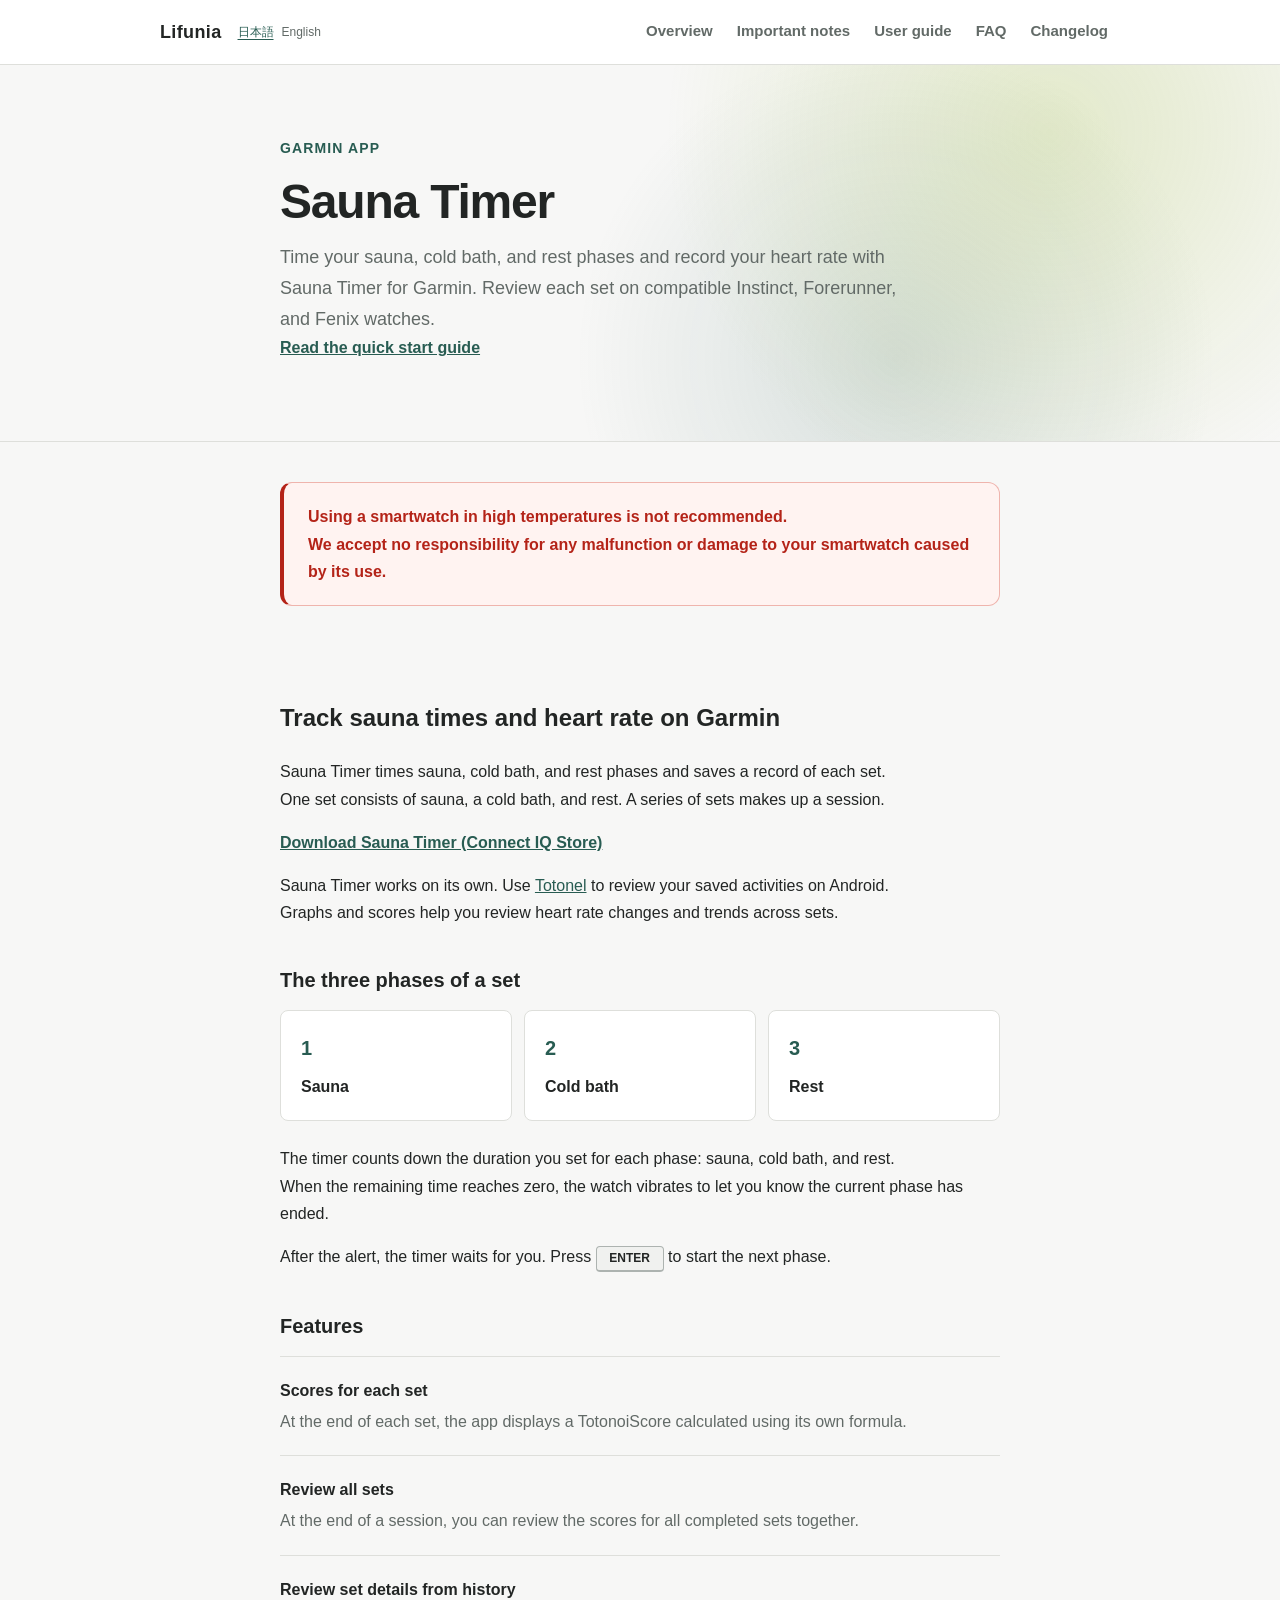
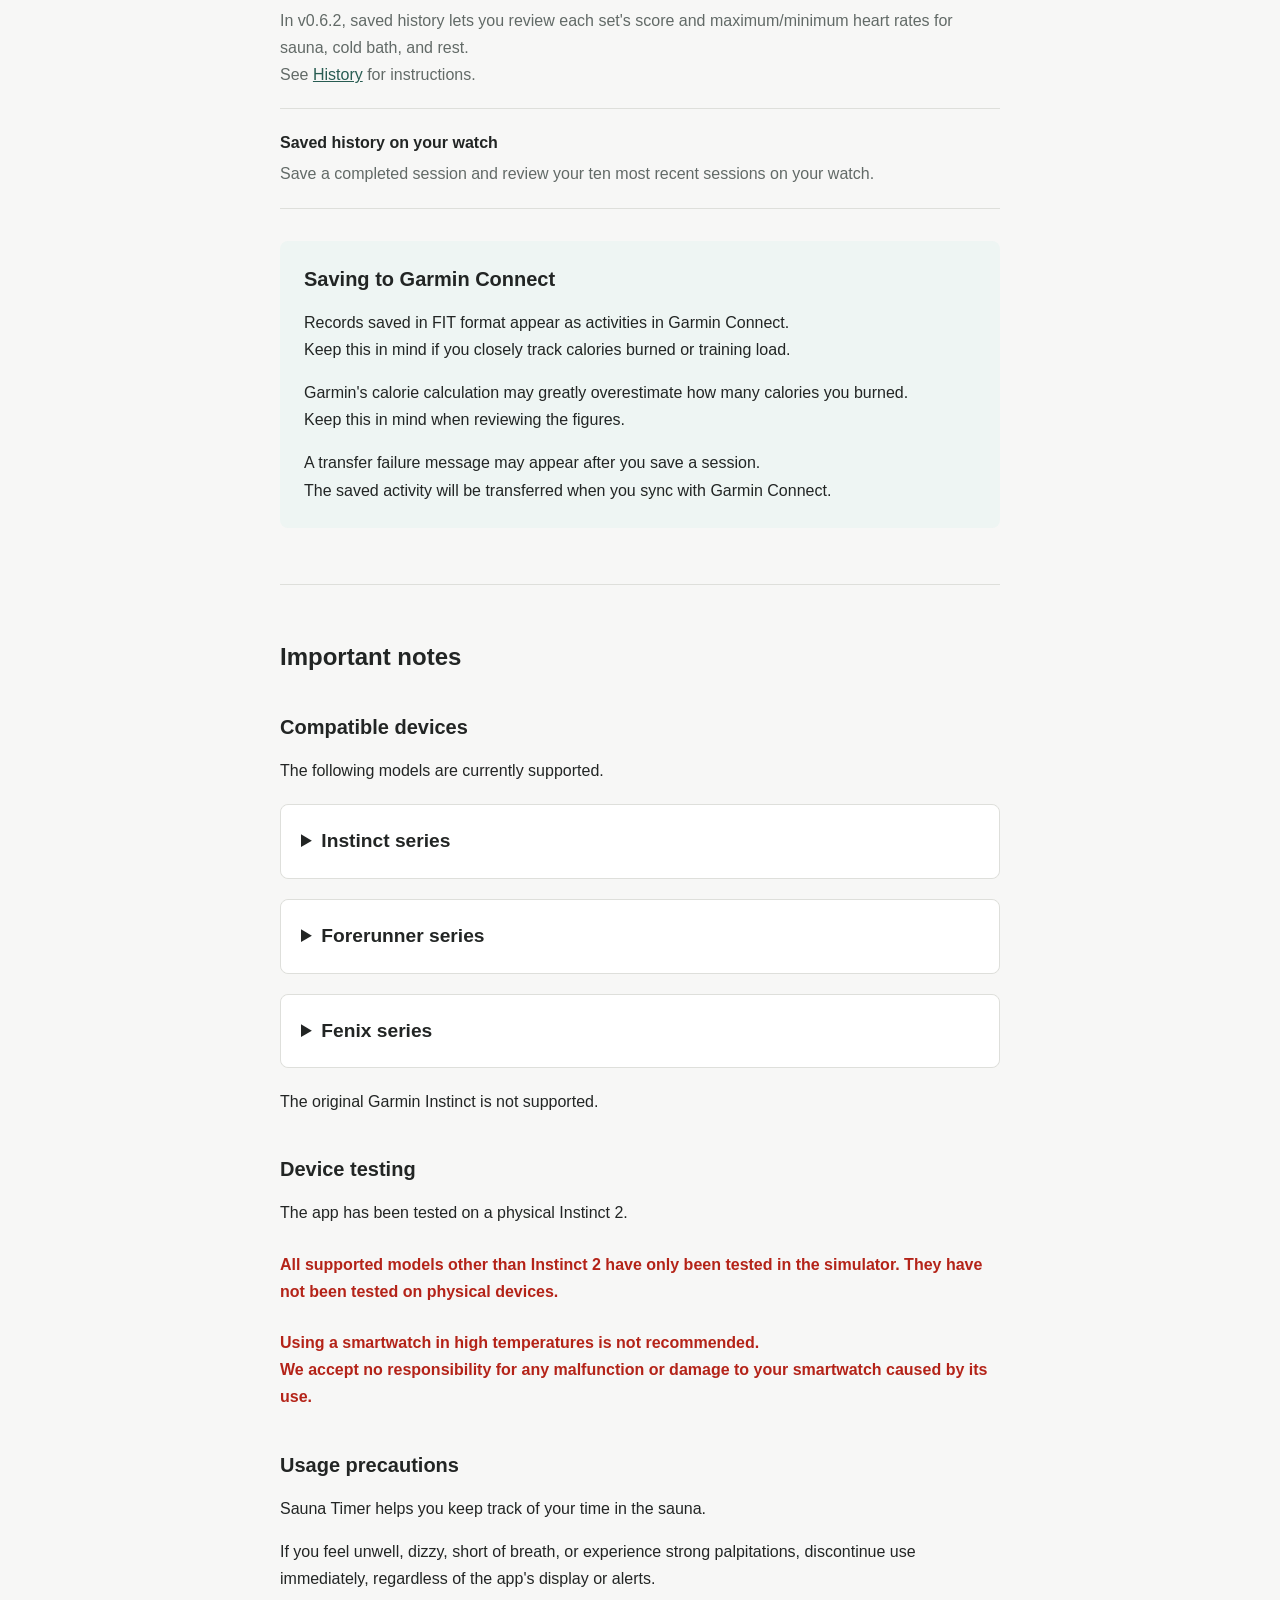
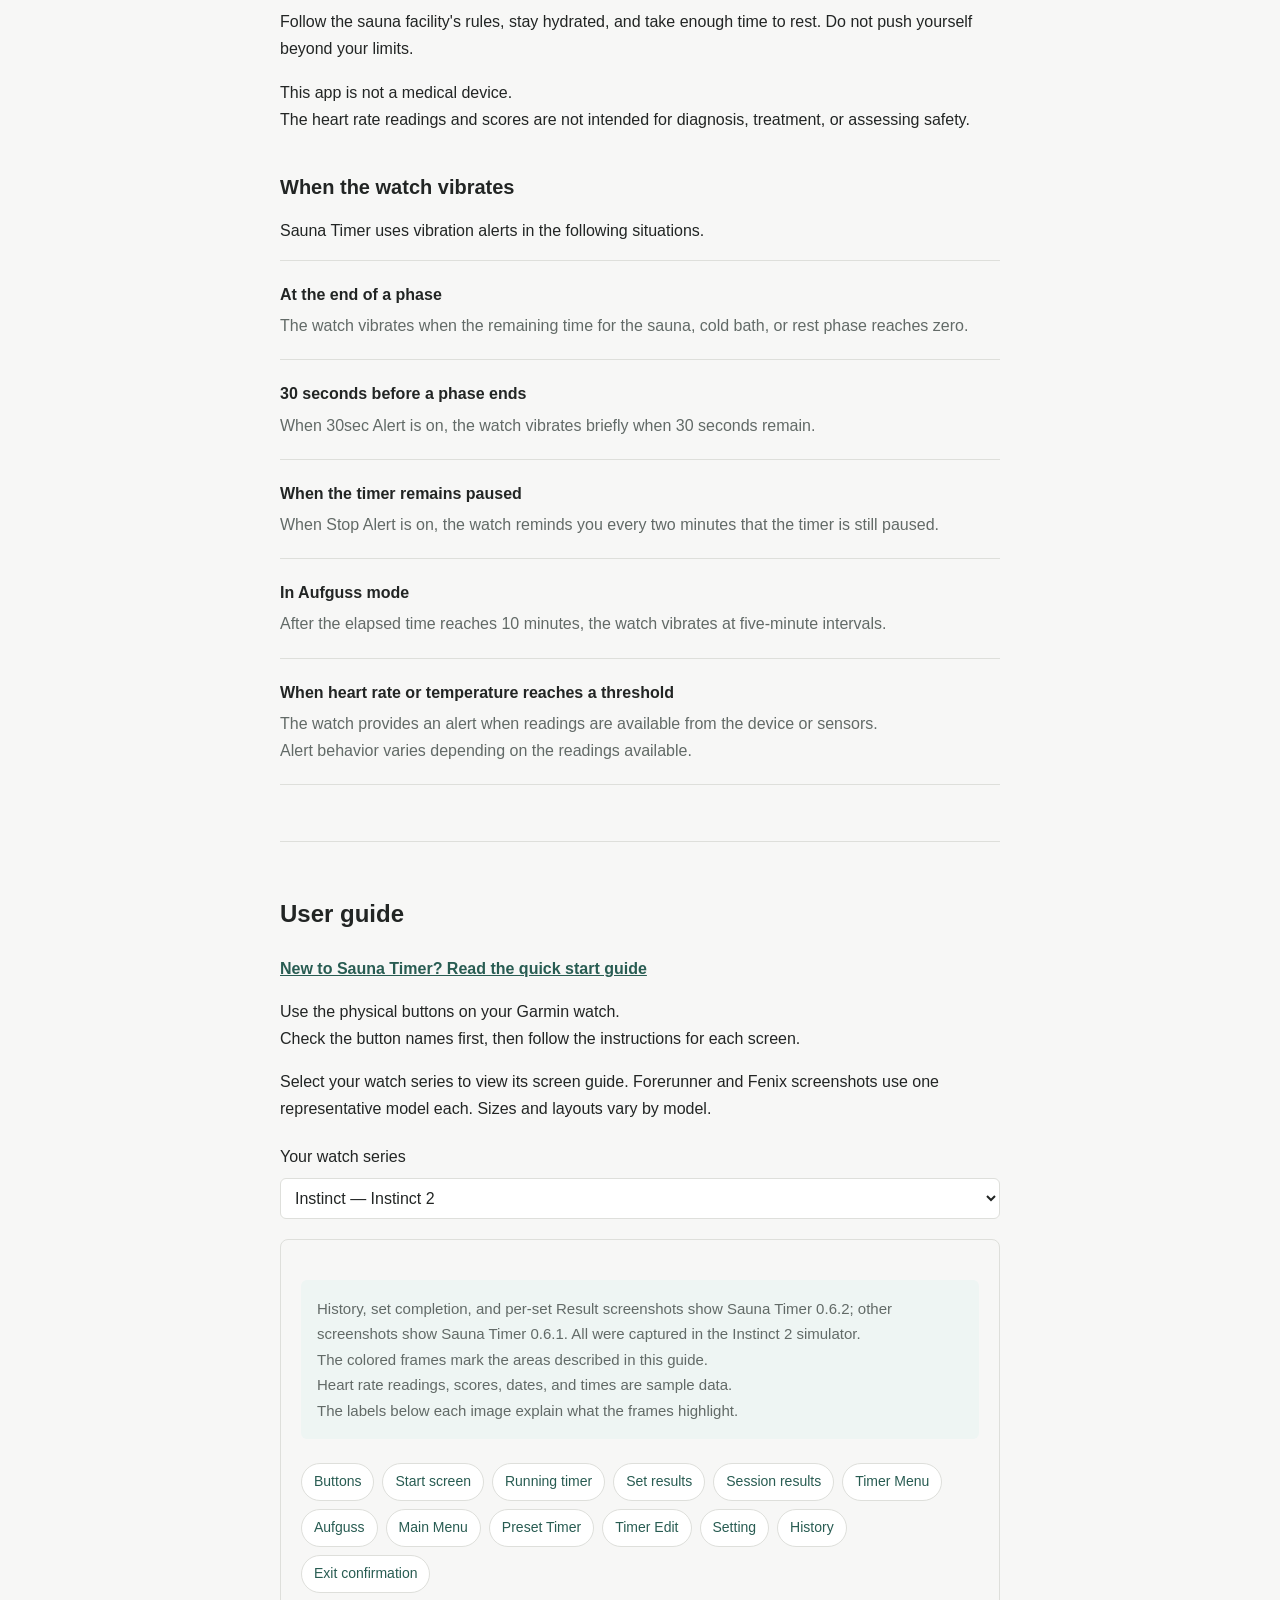
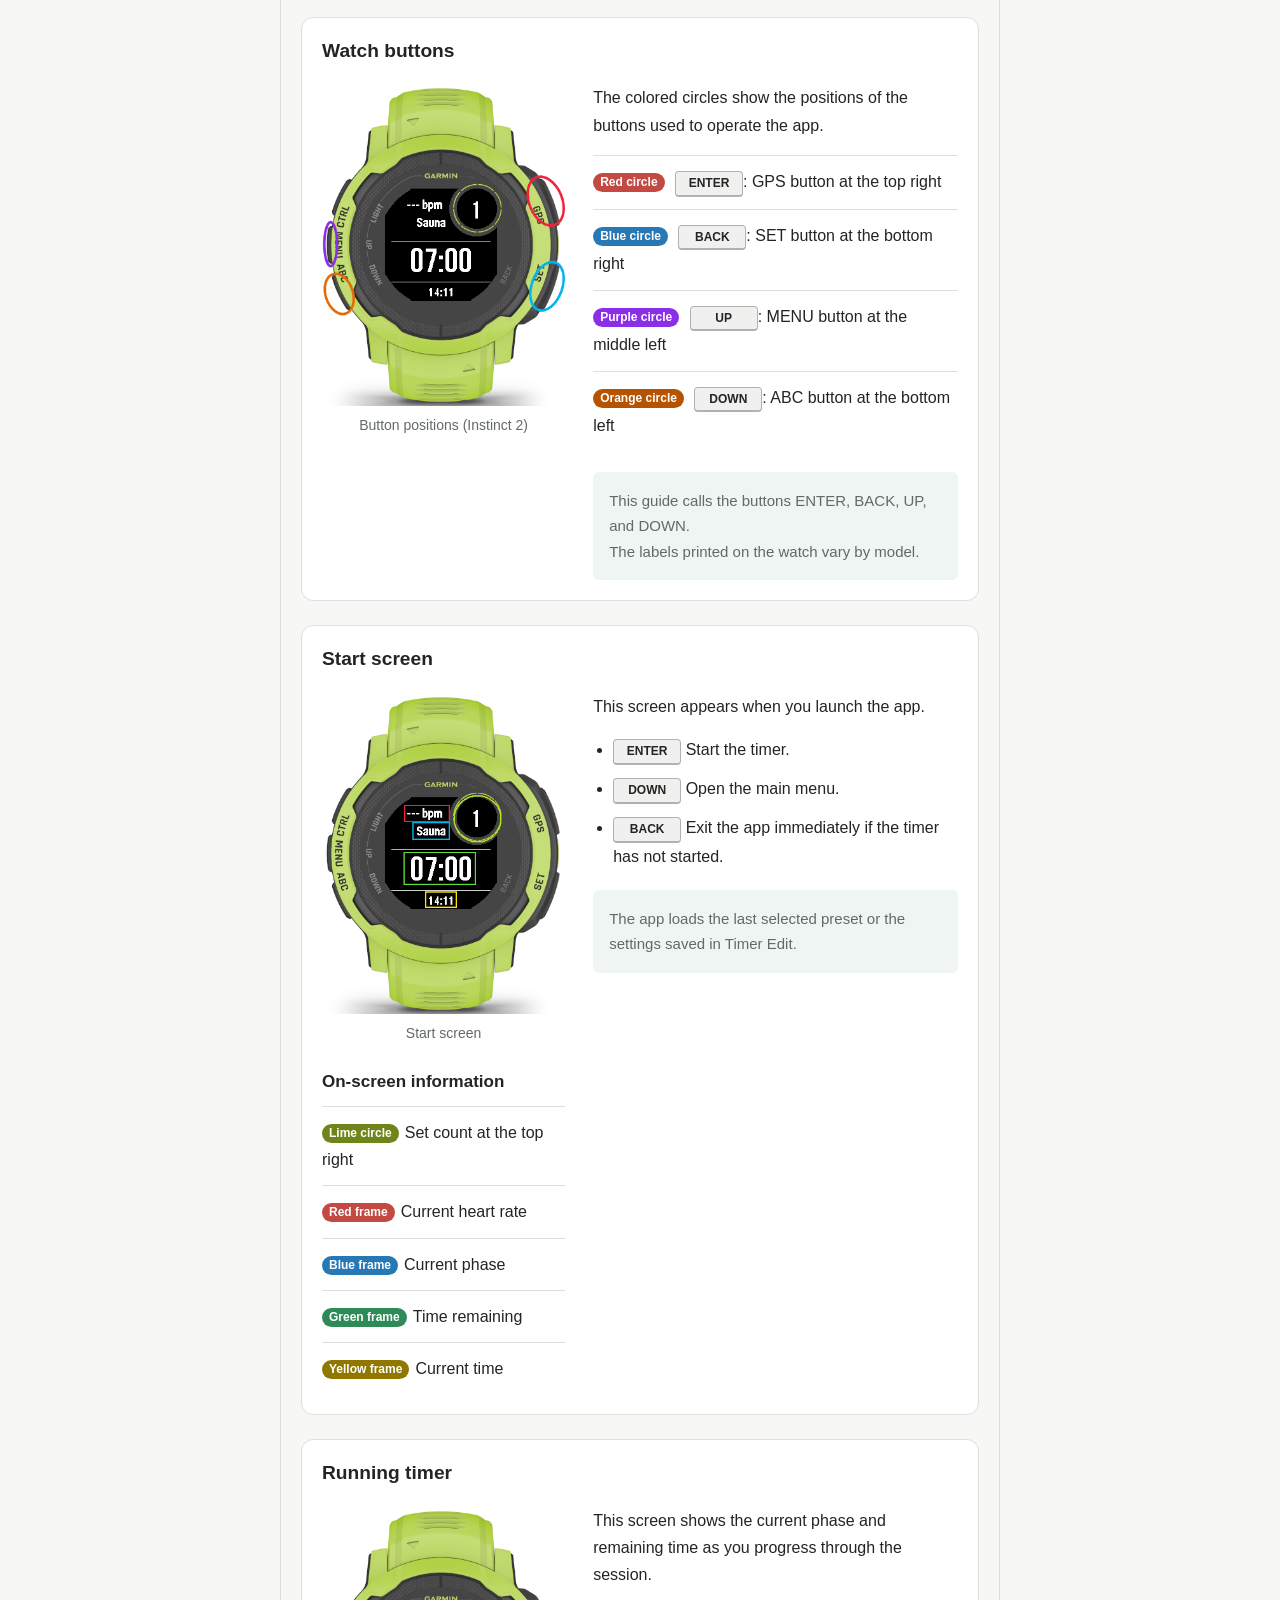
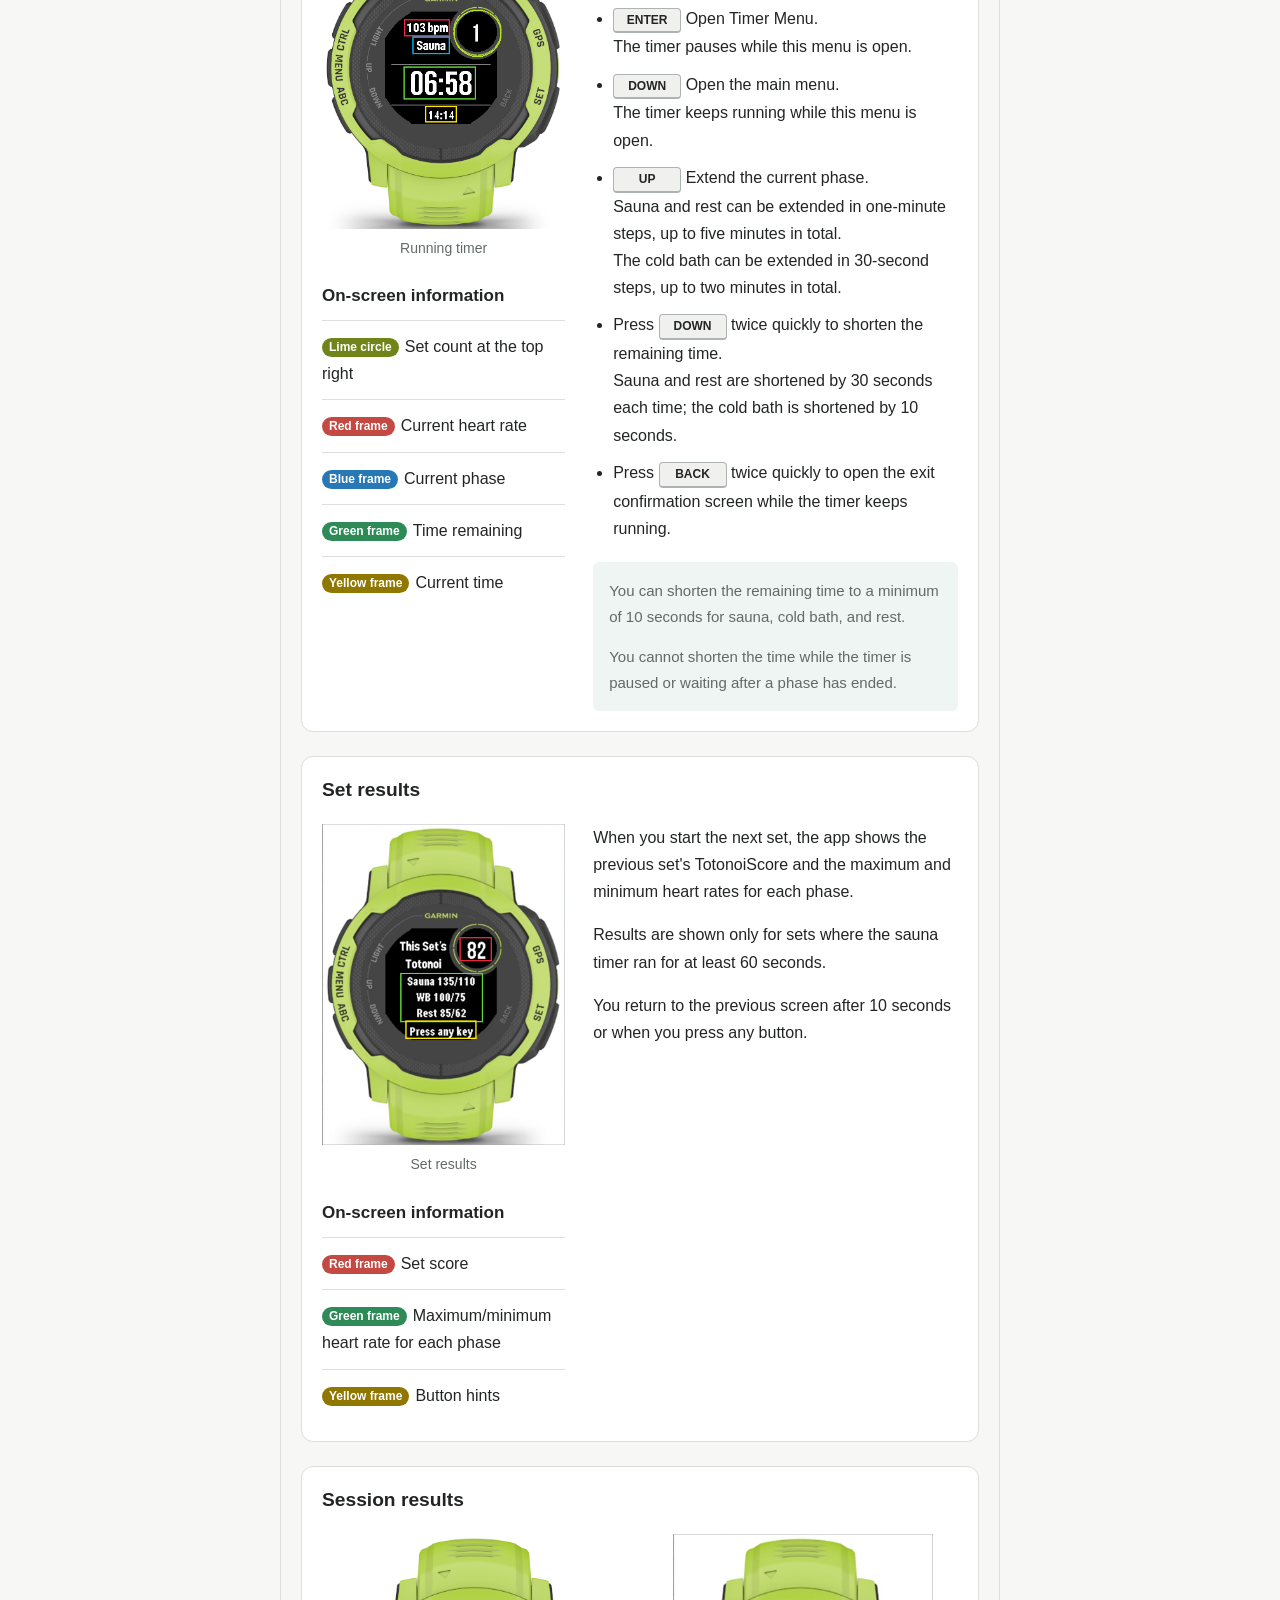
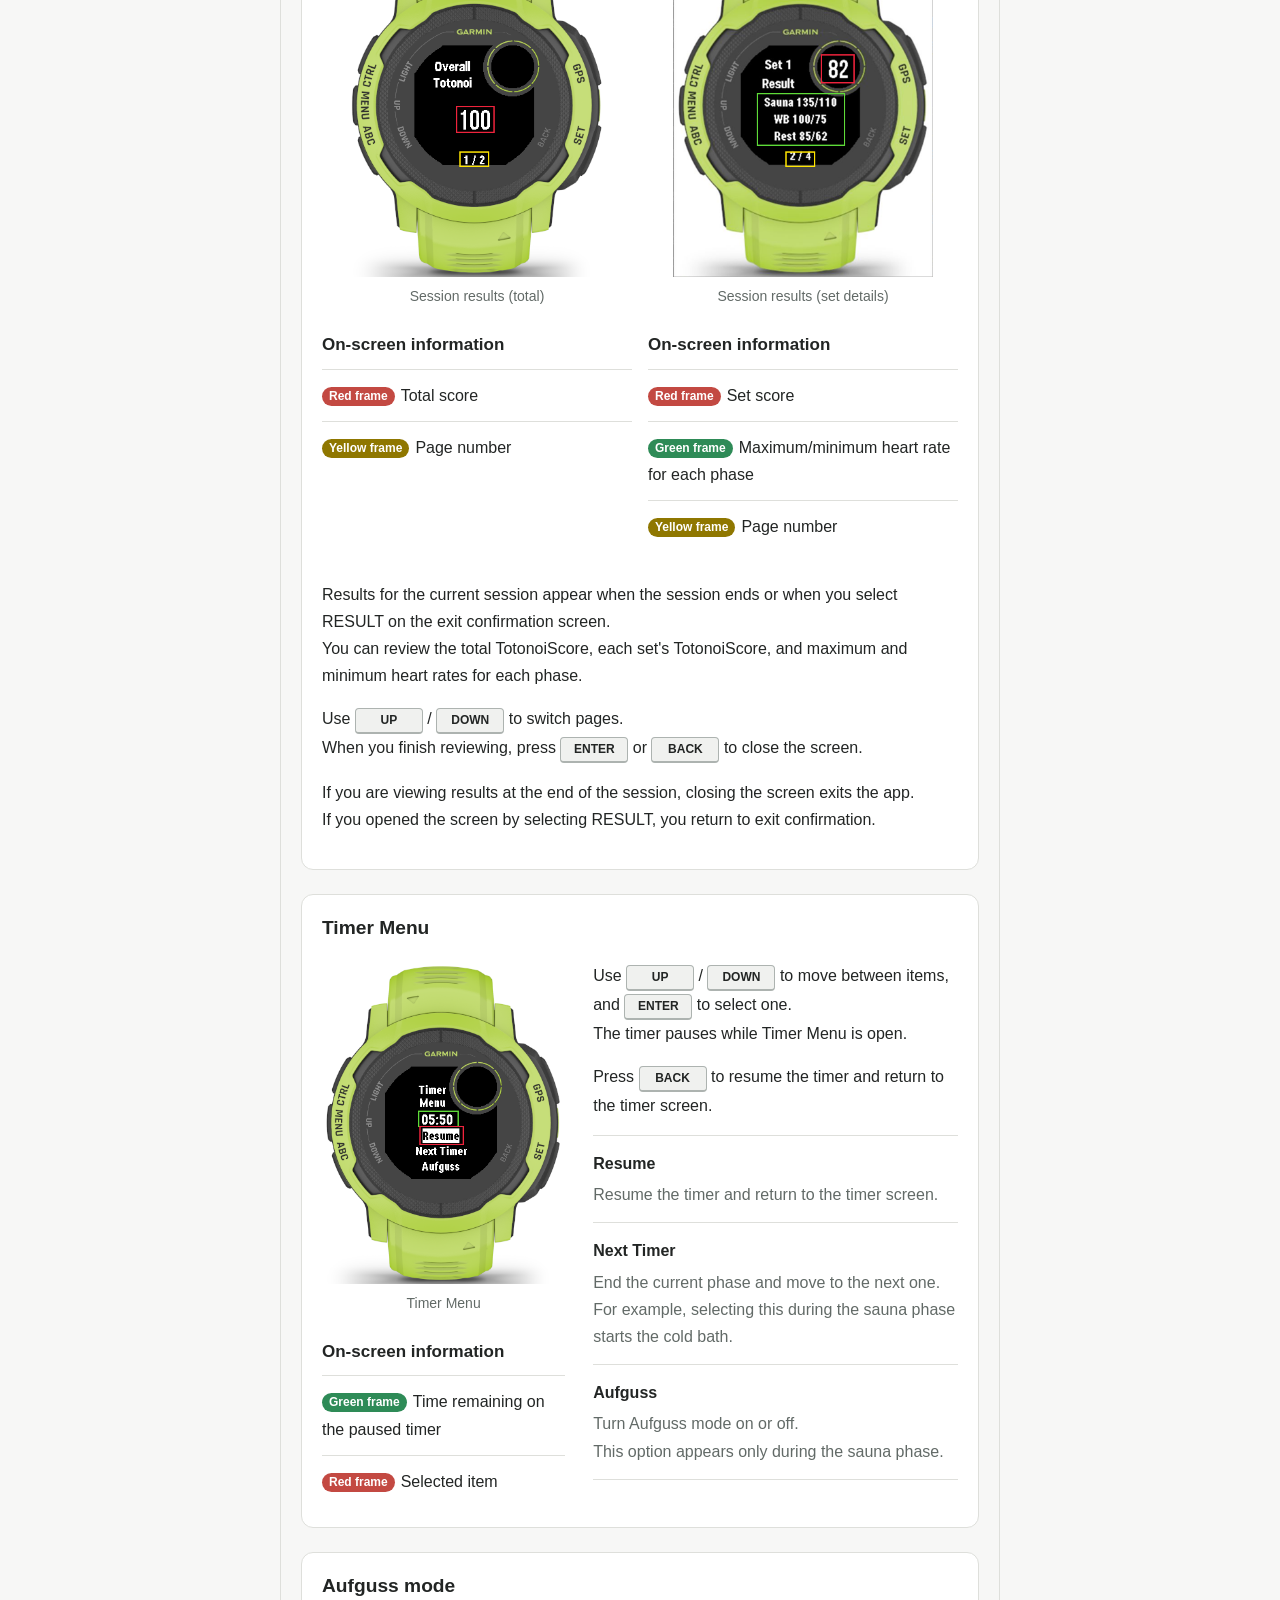
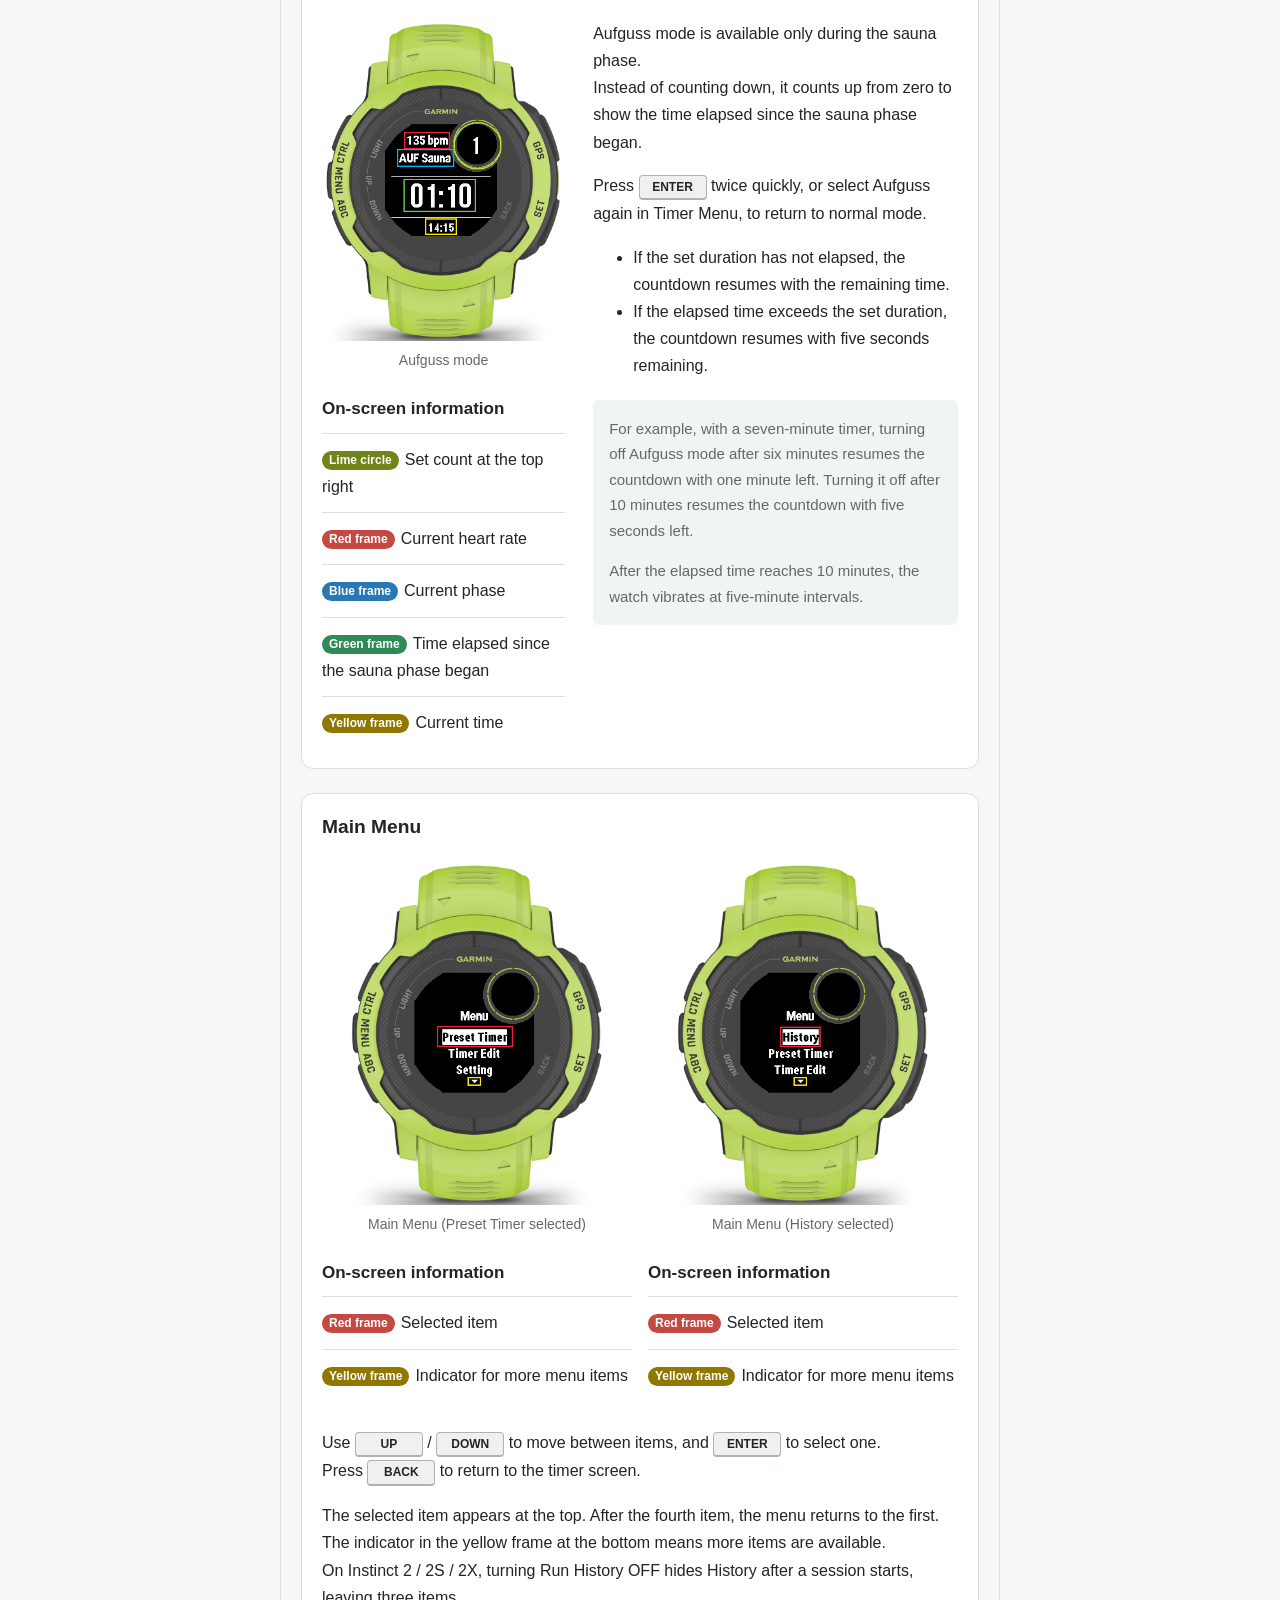
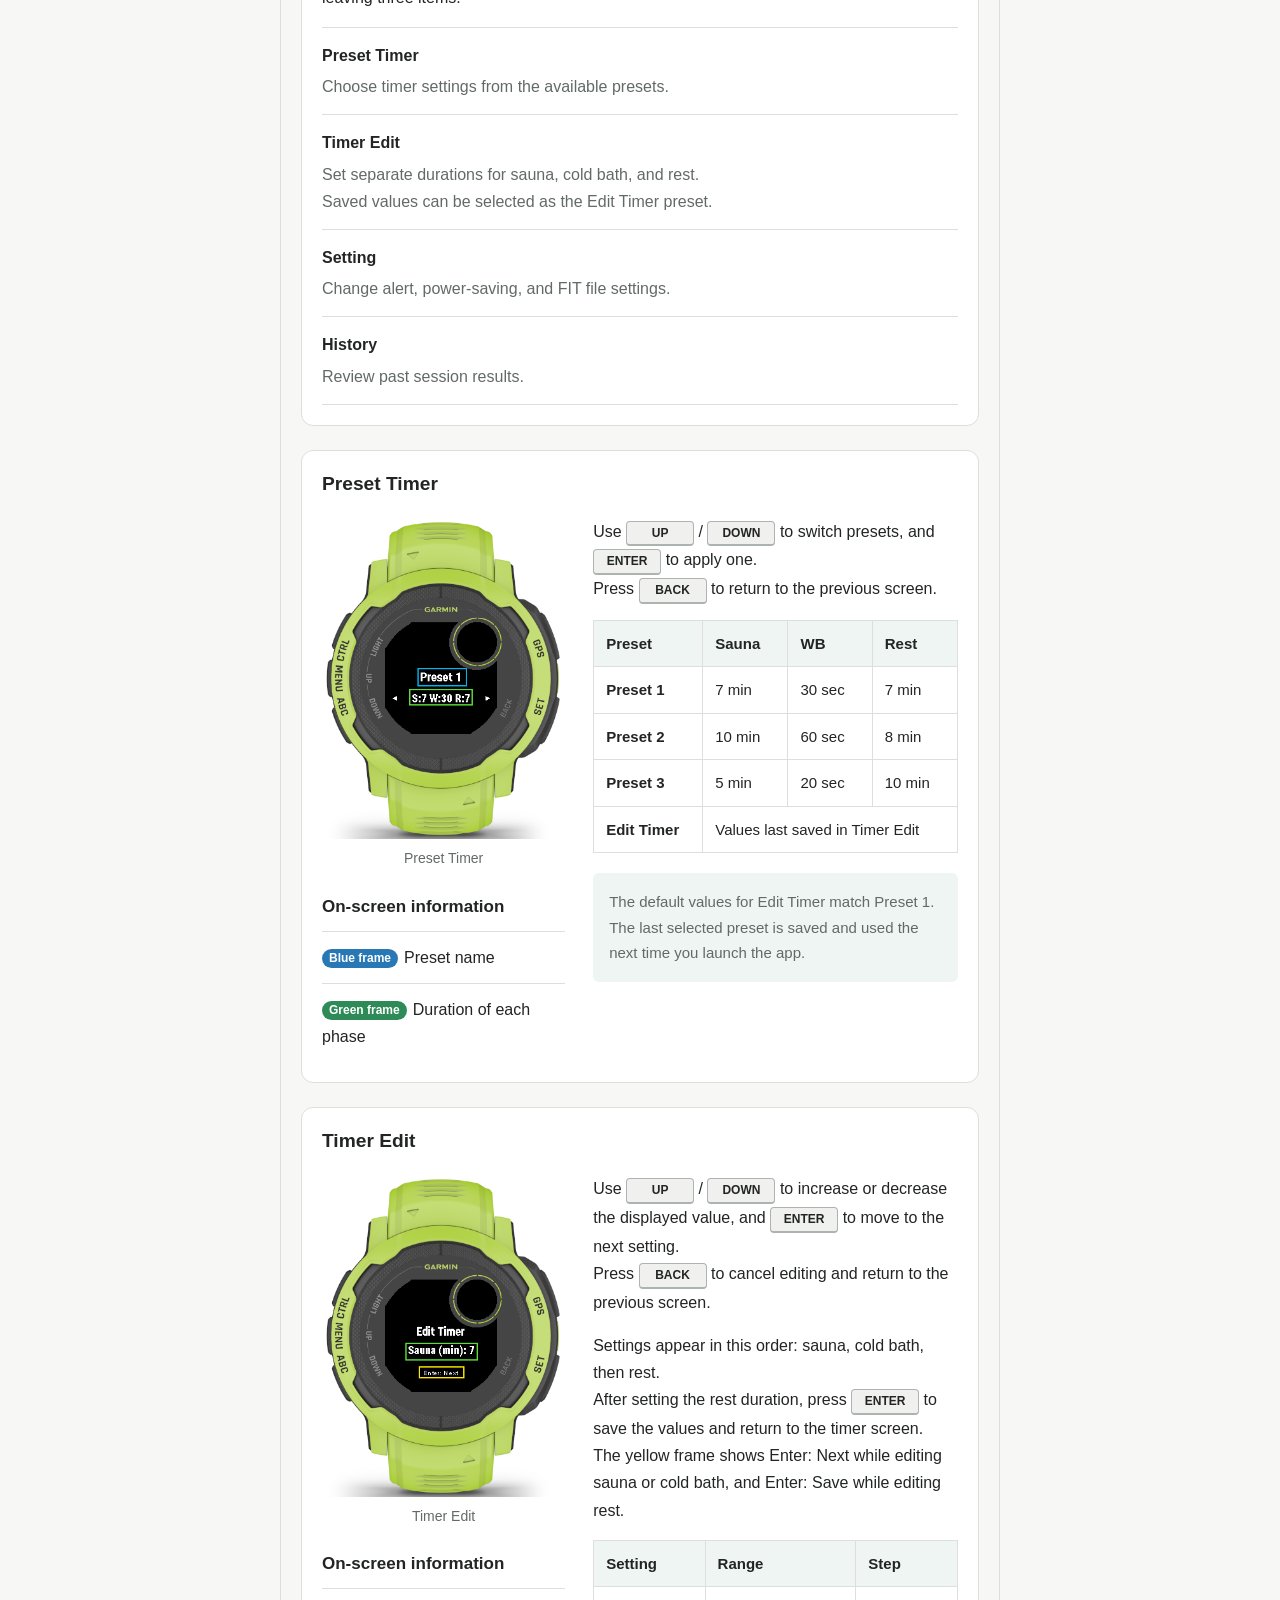
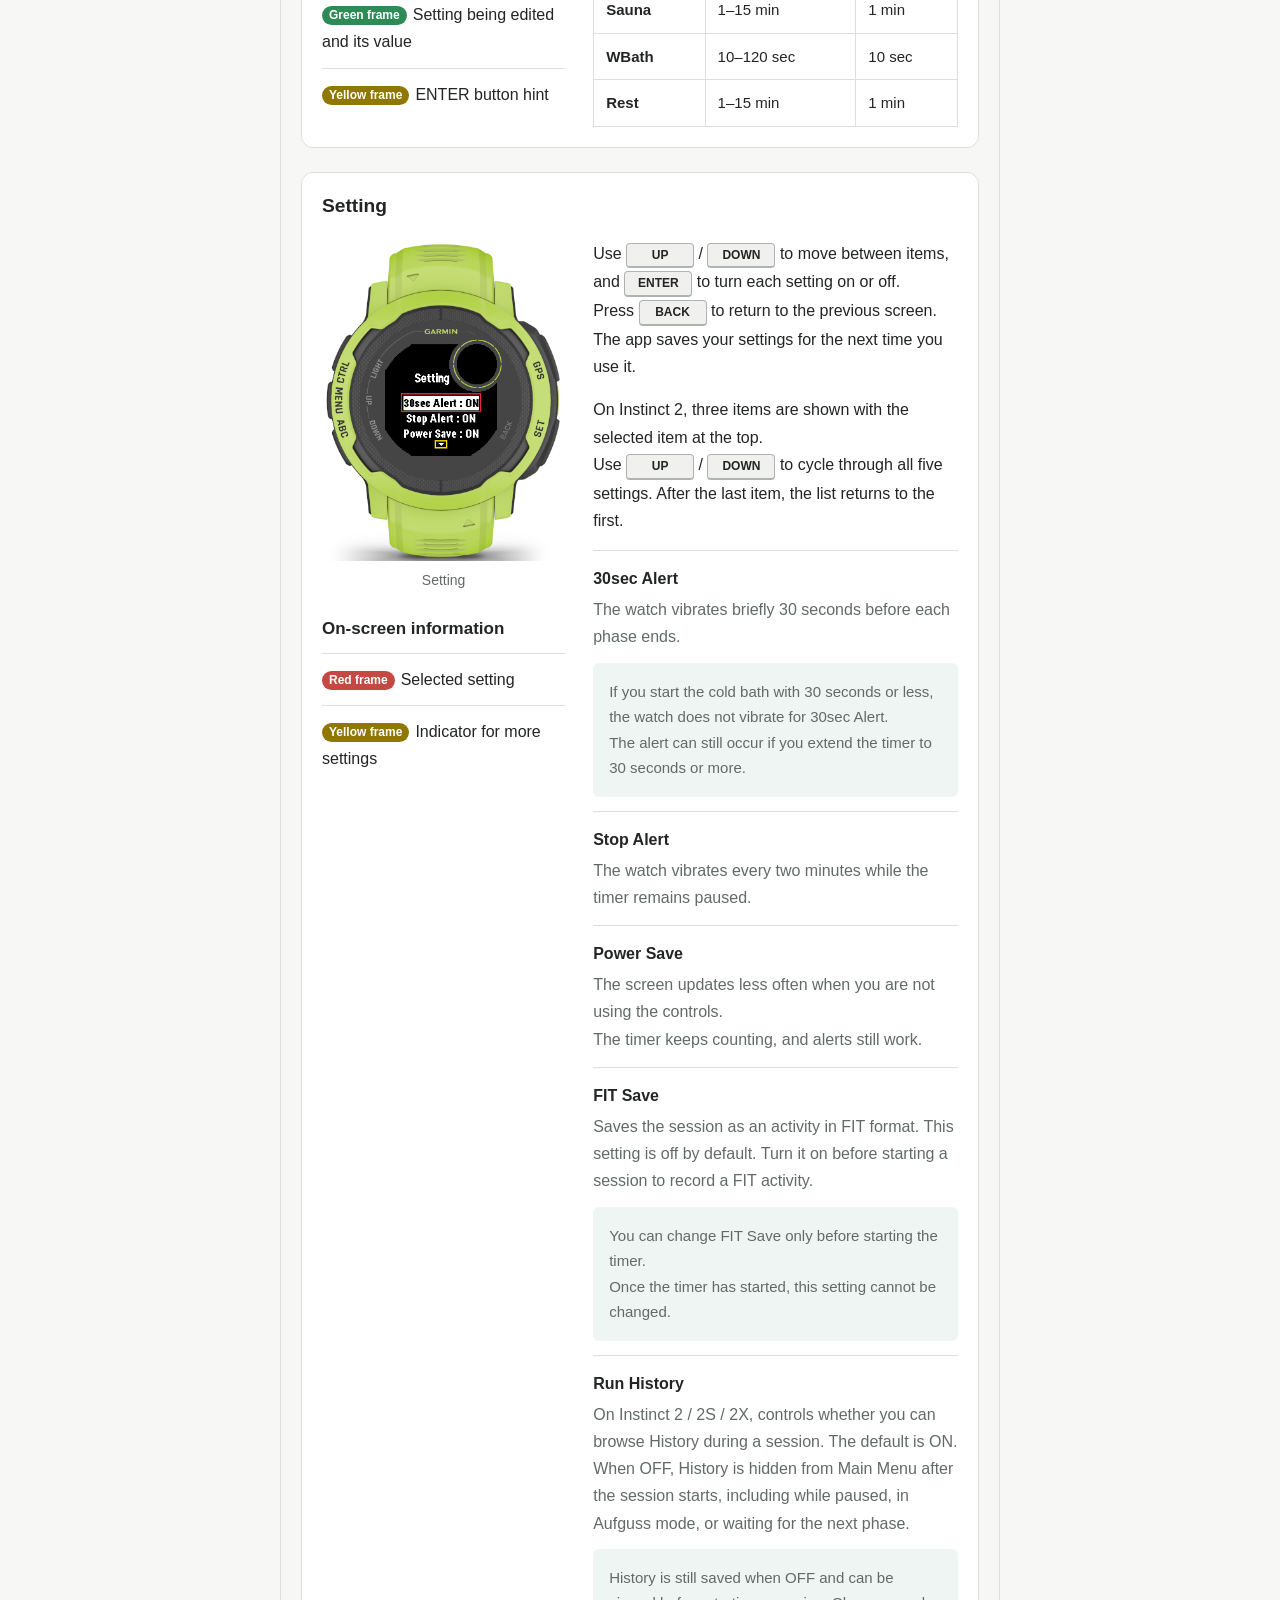
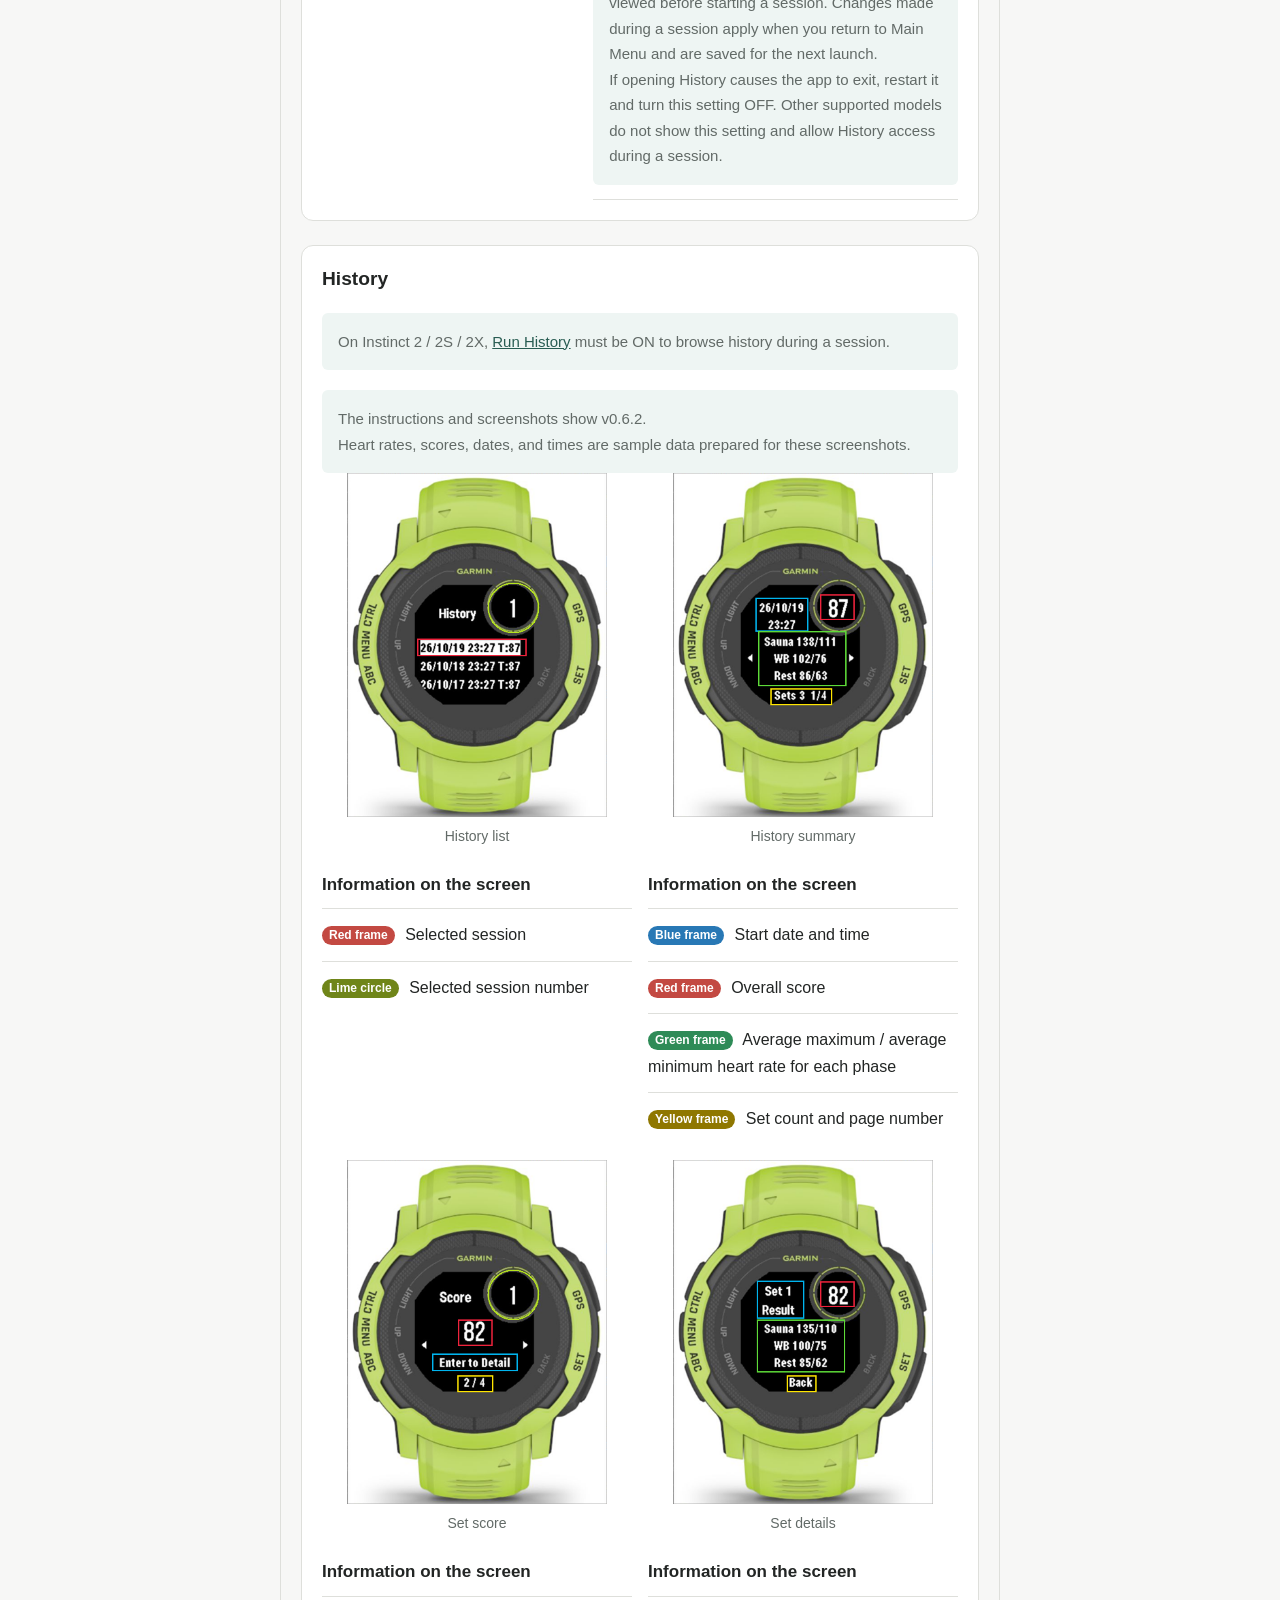
<file: en/sauna-timer/index.html>
<!doctype html>
<html lang="en">
  <head>
    <meta charset="utf-8">
    <meta name="viewport" content="width=device-width, initial-scale=1">
    <meta name="description" content="Sauna Timer records sauna, cold bath, and rest times with heart rate on compatible Garmin watches. Find supported models, instructions, session history, and the Connect IQ Store download.">
    <title>Sauna Timer for Garmin | Track sauna times and heart rate</title>
    <link rel="stylesheet" href="../../assets/css/style.css">
    <link rel="stylesheet" href="../../assets/css/sauna-timer.css">
    <link rel="canonical" href="https://lifunia.github.io/en/sauna-timer/">
    <link rel="alternate" hreflang="ja" href="https://lifunia.github.io/sauna-timer/">
    <link rel="alternate" hreflang="en" href="https://lifunia.github.io/en/sauna-timer/">
  </head>
  <body>
    <header class="site-header site-header-with-tabs sauna-timer-header">
      <div class="container">
        <div class="site-brand">
          <a class="site-name" href="../" aria-label="Lifunia home" translate="no">Lifunia</a>
          <nav class="language-switch" aria-label="Language">
            <a href="../../sauna-timer/" lang="ja" hreflang="ja" translate="no">日本語</a>
            <span lang="en" aria-current="page" translate="no">English</span>
          </nav>
        </div>
        <nav class="section-tabs" aria-label="Sauna Timer page navigation">
          <a href="#overview">Overview</a>
          <a href="#notes">Important notes</a>
          <a href="#how-to-use">User guide</a>
          <a href="#faq">FAQ</a>
          <a href="#changelog">Changelog</a>
        </nav>
      </div>
    </header>

    <main>
      <section class="sauna-timer-hero" aria-labelledby="page-title">
        <div class="container content-container">
          <p class="eyebrow" lang="en" translate="no">Garmin App</p>
          <h1 id="page-title" translate="no">Sauna Timer</h1>
          <p class="lead">Time your sauna, cold bath, and rest phases and record your heart rate with Sauna Timer for Garmin. Review each set on compatible <span translate="no">Instinct, Forerunner, and Fenix</span> watches.</p>
          <p><strong><a href="quick-start/">Read the quick start guide</a></strong></p>
        </div>
      </section>
      <article class="page-content sauna-timer-page">
        <div class="container content-container">
          <aside class="warning-box" aria-label="Important warnings">
            <strong>Using a smartwatch in high temperatures is not recommended.<br>We accept no responsibility for any malfunction or damage to your smartwatch caused by its use.</strong>
          </aside>

          <section class="content-section" id="overview">
            <h2>Track sauna times and heart rate on Garmin</h2>
            <p><span translate="no">Sauna Timer</span> times sauna, cold bath, and rest phases and saves a record of each set.<br>One set consists of sauna, a cold bath, and rest. A series of sets makes up a session.</p>

            <p><strong><a href="https://apps.garmin.com/en-US/apps/88ef23c2-0f48-4bfc-90d2-d033243d61ac">Download Sauna Timer (Connect IQ Store)</a></strong></p>

            <p>Sauna Timer works on its own. Use <a href="../totonel/">Totonel</a> to review your saved activities on Android.<br>Graphs and scores help you review heart rate changes and trends across sets.</p>

            <h3>The three phases of a set</h3>
            <ol class="session-flow">
              <li>
                <strong>Sauna</strong>
              </li>
              <li>
                <strong>Cold bath</strong>
              </li>
              <li>
                <strong>Rest</strong>
              </li>
            </ol>
            <p>The timer counts down the duration you set for each phase: sauna, cold bath, and rest.<br>When the remaining time reaches zero, the watch vibrates to let you know the current phase has ended.</p>
            <p>After the alert, the timer waits for you. Press <kbd>ENTER</kbd> to start the next phase.</p>

            <h3>Features</h3>
            <dl class="feature-list">
              <div>
                <dt>Scores for each set</dt>
                <dd>At the end of each set, the app displays a <span translate="no">TotonoiScore</span> calculated using its own formula.</dd>
              </div>
              <div>
                <dt>Review all sets</dt>
                <dd>At the end of a session, you can review the scores for all completed sets together.</dd>
              </div>
              <div>
                <dt>Review set details from history</dt>
                <dd>In <span translate="no">v0.6.2</span>, saved history lets you review each set's score and maximum/minimum heart rates for sauna, cold bath, and rest.<br>See <a href="#history" translate="no">History</a> for instructions.</dd>
              </div>
              <div>
                <dt>Saved history on your watch</dt>
                <dd>Save a completed session and review your ten most recent sessions on your watch.</dd>
              </div>
            </dl>

            <aside class="notice-box" aria-label="Notes on saving to Garmin Connect">
              <h3>Saving to <span translate="no">Garmin Connect</span></h3>
              <p>Records saved in <span translate="no">FIT</span> format appear as activities in <span translate="no">Garmin Connect</span>.<br>Keep this in mind if you closely track calories burned or training load.</p>
              <p><span translate="no">Garmin</span>'s calorie calculation may greatly overestimate how many calories you burned.<br>Keep this in mind when reviewing the figures.</p>
              <p>A transfer failure message may appear after you save a session.<br>The saved activity will be transferred when you sync with <span translate="no">Garmin Connect</span>.</p>
            </aside>
          </section>

          <section class="content-section" id="notes">
            <h2>Important notes</h2>
            <h3>Compatible devices</h3>
            <p>The following models are currently supported.</p>
            <details class="sauna-device-list">
              <summary>Instinct series</summary>
              <ul class="notes-list" translate="no">
              <li>Instinct 2 / Solar / Dual Power / dezl Edition</li>
              <li>Instinct 2S / Solar / Dual Power</li>
              <li>Instinct 2X Solar</li>
              <li>Instinct 3 Solar 45mm / 50mm</li>
              <li>Instinct 3 AMOLED 45mm / 50mm</li>
              <li>Instinct E 40mm / 45mm</li>
            </ul>
            </details>
            <details class="sauna-device-list">
              <summary>Forerunner series</summary>
              <ul class="notes-list" translate="no">
              <li>Forerunner 55 / 70</li>
              <li>Forerunner 165 / 165 Music / 170 / 170 Music</li>
              <li>Forerunner 245 / 245 Music</li>
              <li>Forerunner 255 / 255 Music / 255S / 255S Music</li>
              <li>Forerunner 265 / 265S</li>
              <li>Forerunner 570 42mm / 47mm</li>
              <li>Forerunner 745 / 945 / 945 LTE / 955 / 955 Solar / 965 / 970</li>
            </ul>
            </details>
            <details class="sauna-device-list">
              <summary>Fenix series</summary>
              <ul class="notes-list" translate="no">
              <li>fēnix 6 / 6S / 6 Pro / 6S Pro / 6X Pro</li>
              <li>fēnix 7 / 7S / 7X / 7 Pro / 7S Pro / 7X Pro</li>
              <li>fēnix 7 Pro / 7X Pro Solar Edition (no Wi-Fi)</li>
              <li>fēnix 8 43mm / 47mm / 51mm</li>
              <li>fēnix 8 Pro 47mm / 51mm / MicroLED</li>
              <li>fēnix 8 Solar 47mm / 51mm</li>
              <li>fēnix 9 43mm / 47mm / 51mm</li>
              <li>fēnix 9 Pro 43mm / 47mm / 51mm</li>
              <li>fēnix 9 Pro Solar 47mm / 51mm</li>
              <li>fēnix E</li>
            </ul>
            </details>
            <p>The original <span translate="no">Garmin Instinct</span> is not supported.</p>

            <h3>Device testing</h3>
            <p>The app has been tested on a physical <span translate="no">Instinct 2</span>.</p>
            <p class="critical-note"><strong>All supported models other than <span translate="no">Instinct 2</span> have only been tested in the simulator. They have not been tested on physical devices.</strong></p>

            <p class="critical-note"><strong>Using a smartwatch in high temperatures is not recommended.<br>We accept no responsibility for any malfunction or damage to your smartwatch caused by its use.</strong></p>

            <h3>Usage precautions</h3>
            <p><span translate="no">Sauna Timer</span> helps you keep track of your time in the sauna.</p>
            <p>If you feel unwell, dizzy, short of breath, or experience strong palpitations, discontinue use immediately, regardless of the app's display or alerts.</p>
            <p>Follow the sauna facility's rules, stay hydrated, and take enough time to rest. Do not push yourself beyond your limits.</p>
            <p>This app is not a medical device.<br>The heart rate readings and scores are not intended for diagnosis, treatment, or assessing safety.</p>

            <h3>When the watch vibrates</h3>
            <p><span translate="no">Sauna Timer</span> uses vibration alerts in the following situations.</p>
            <dl class="feature-list notification-list">
              <div>
                <dt>At the end of a phase</dt>
                <dd>The watch vibrates when the remaining time for the sauna, cold bath, or rest phase reaches zero.</dd>
              </div>
              <div>
                <dt>30 seconds before a phase ends</dt>
                <dd>When <span translate="no">30sec Alert</span> is on, the watch vibrates briefly when 30 seconds remain.</dd>
              </div>
              <div>
                <dt>When the timer remains paused</dt>
                <dd>When <span translate="no">Stop Alert</span> is on, the watch reminds you every two minutes that the timer is still paused.</dd>
              </div>
              <div>
                <dt>In Aufguss mode</dt>
                <dd>After the elapsed time reaches 10 minutes, the watch vibrates at five-minute intervals.</dd>
              </div>
              <div>
                <dt>When heart rate or temperature reaches a threshold</dt>
                <dd>The watch provides an alert when readings are available from the device or sensors.<br>Alert behavior varies depending on the readings available.</dd>
              </div>
            </dl>
          </section>

          <section class="content-section" id="how-to-use">
            <h2>User guide</h2>
            <p><strong><a href="quick-start/">New to Sauna Timer? Read the quick start guide</a></strong></p>
            <p>Use the physical buttons on your <span translate="no">Garmin</span> watch.<br>Check the button names first, then follow the instructions for each screen.</p>
            <p>Select your watch series to view its screen guide. Forerunner and Fenix screenshots use one representative model each. Sizes and layouts vary by model.</p>
            <label class="sauna-device-picker-label" for="guide-device" hidden>Your watch series</label>
            <select class="sauna-device-picker" id="guide-device" hidden>
              <option value="instinct-guide">Instinct — Instinct 2</option>
              <option value="forerunner-guide">Forerunner — Forerunner 965</option>
              <option value="fenix-guide">fēnix — fēnix 7</option>
            </select>
            <div class="sauna-device-guide" id="instinct-guide" role="region" aria-label="Instinct series">
              <div class="sauna-device-guide-body">
            <p class="guide-note">History, set completion, and per-set Result screenshots show <span translate="no">Sauna Timer 0.6.2</span>; other screenshots show <span translate="no">Sauna Timer 0.6.1</span>. All were captured in the <span translate="no">Instinct 2</span> simulator.<br>The colored frames mark the areas described in this guide.<br>Heart rate readings, scores, dates, and times are sample data.<br>The labels below each image explain what the frames highlight.</p>

            <nav class="guide-index" aria-label="User guide contents">
              <a href="#buttons">Buttons</a>
              <a href="#top-screen">Start screen</a>
              <a href="#run-screen">Running timer</a>
              <a href="#results">Set results</a>
              <a href="#overall-results">Session results</a>
              <a href="#timer-menu" translate="no">Timer Menu</a>
              <a href="#aufguss-mode" translate="no">Aufguss</a>
              <a href="#main-menu" translate="no">Main Menu</a>
              <a href="#preset-timer" translate="no">Preset Timer</a>
              <a href="#timer-edit" translate="no">Timer Edit</a>
              <a href="#settings" translate="no">Setting</a>
              <a href="#history" translate="no">History</a>
              <a href="#exit-menu">Exit confirmation</a>
            </nav>

            <section class="guide-section" id="buttons">
              <h3>Watch buttons</h3>
              <div class="guide-layout">
                <figure class="screen-figure">
                  <img src="../../assets/images/Buttons.png?v=button-positions-6" alt="Instinct 2 button positions: ENTER at the top right in red, BACK at the bottom right in blue, UP at the middle left in purple, and DOWN at the bottom left in orange" width="382" height="505" loading="lazy">
                  <figcaption>Button positions (Instinct 2)</figcaption>
                </figure>
                <div>
                  <p>The colored circles show the positions of the buttons used to operate the app.</p>
                  <ul class="display-legend">
                    <li><span class="sauna-timer-guide-label sauna-timer-guide-label-red">Red circle</span> <kbd>ENTER</kbd>: GPS button at the top right</li>
                    <li><span class="sauna-timer-guide-label sauna-timer-guide-label-blue">Blue circle</span> <kbd>BACK</kbd>: SET button at the bottom right</li>
                    <li><span class="sauna-timer-guide-label sauna-timer-guide-label-purple">Purple circle</span> <kbd>UP</kbd>: MENU button at the middle left</li>
                    <li><span class="sauna-timer-guide-label sauna-timer-guide-label-orange">Orange circle</span> <kbd>DOWN</kbd>: ABC button at the bottom left</li>
                  </ul>
                  <p class="guide-note">This guide calls the buttons ENTER, BACK, UP, and DOWN.<br>The labels printed on the watch vary by model.</p>
                </div>
              </div>
            </section>

            <section class="guide-section" id="top-screen">
              <h3>Start screen</h3>
              <div class="guide-layout">
                <div class="sauna-timer-screen-media">
                  <figure class="screen-figure">
                    <img src="../../assets/images/TOP.png" alt="Sauna Timer start screen" width="382" height="505" loading="lazy">
                    <figcaption>Start screen</figcaption>
                  </figure>
                  <h4>On-screen information</h4>
                  <ul class="display-legend">
                    <li><span class="sauna-timer-guide-label sauna-timer-guide-label-lime">Lime circle</span>Set count at the top right</li>
                    <li><span class="sauna-timer-guide-label sauna-timer-guide-label-red">Red frame</span>Current heart rate</li>
                    <li><span class="sauna-timer-guide-label sauna-timer-guide-label-blue">Blue frame</span>Current phase</li>
                    <li><span class="sauna-timer-guide-label sauna-timer-guide-label-green">Green frame</span>Time remaining</li>
                    <li><span class="sauna-timer-guide-label sauna-timer-guide-label-yellow">Yellow frame</span>Current time</li>
                  </ul>
                </div>
                <div>
                  <p>This screen appears when you launch the app.</p>
                  <ul class="operation-list">
                    <li><kbd>ENTER</kbd> Start the timer.</li>
                    <li><kbd>DOWN</kbd> Open the main menu.</li>
                    <li><kbd>BACK</kbd> Exit the app immediately if the timer has not started.</li>
                  </ul>
                  <p class="guide-note">The app loads the last selected preset or the settings saved in <span translate="no">Timer Edit</span>.</p>
                </div>
              </div>
            </section>

            <section class="guide-section" id="run-screen">
              <h3>Running timer</h3>
              <div class="guide-layout">
                <div class="sauna-timer-screen-media">
                  <figure class="screen-figure">
                    <img src="../../assets/images/Run.png" alt="Running timer showing heart rate, phase, remaining time, set count, and current time" width="382" height="505" loading="lazy">
                    <figcaption>Running timer</figcaption>
                  </figure>
                  <h4>On-screen information</h4>
                  <ul class="display-legend">
                    <li><span class="sauna-timer-guide-label sauna-timer-guide-label-lime">Lime circle</span>Set count at the top right</li>
                    <li><span class="sauna-timer-guide-label sauna-timer-guide-label-red">Red frame</span>Current heart rate</li>
                    <li><span class="sauna-timer-guide-label sauna-timer-guide-label-blue">Blue frame</span>Current phase</li>
                    <li><span class="sauna-timer-guide-label sauna-timer-guide-label-green">Green frame</span>Time remaining</li>
                    <li><span class="sauna-timer-guide-label sauna-timer-guide-label-yellow">Yellow frame</span>Current time</li>
                  </ul>
                </div>
                <div>
                  <p>This screen shows the current phase and remaining time as you progress through the session.</p>
                  <ul class="operation-list">
                    <li><kbd>ENTER</kbd> Open <span translate="no">Timer Menu</span>.<br>The timer pauses while this menu is open.</li>
                    <li><kbd>DOWN</kbd> Open the main menu.<br>The timer keeps running while this menu is open.</li>
                    <li><kbd>UP</kbd> Extend the current phase.<br>Sauna and rest can be extended in one-minute steps, up to five minutes in total.<br>The cold bath can be extended in 30-second steps, up to two minutes in total.</li>
                    <li>Press <kbd>DOWN</kbd> twice quickly to shorten the remaining time.<br>Sauna and rest are shortened by 30 seconds each time; the cold bath is shortened by 10 seconds.</li>
                    <li>Press <kbd>BACK</kbd> twice quickly to open the exit confirmation screen while the timer keeps running.</li>
                  </ul>
                  <div class="guide-note">
                    <p>You can shorten the remaining time to a minimum of 10 seconds for sauna, cold bath, and rest.</p>
                    <p>You cannot shorten the time while the timer is paused or waiting after a phase has ended.</p>
                  </div>
                </div>
              </div>
            </section>

            <section class="guide-section" id="results">
              <h3>Set results</h3>
              <div class="guide-layout">
                <div class="sauna-timer-screen-media">
                  <figure class="screen-figure">
                    <img src="../../assets/images/Result_set.png" alt="Set results showing TotonoiScore and maximum and minimum heart rates for each phase" width="382" height="505" loading="lazy">
                    <figcaption>Set results</figcaption>
                  </figure>
                  <h4>On-screen information</h4>
                  <ul class="display-legend">
                    <li><span class="sauna-timer-guide-label sauna-timer-guide-label-red">Red frame</span>Set score</li>
                    <li><span class="sauna-timer-guide-label sauna-timer-guide-label-green">Green frame</span>Maximum/minimum heart rate for each phase</li>
                    <li><span class="sauna-timer-guide-label sauna-timer-guide-label-yellow">Yellow frame</span>Button hints</li>
                  </ul>
                </div>
                <div>
                  <p>When you start the next set, the app shows the previous set's <span translate="no">TotonoiScore</span> and the maximum and minimum heart rates for each phase.</p>
                  <p>Results are shown only for sets where the sauna timer ran for at least 60 seconds.</p>
                  <p>You return to the previous screen after 10 seconds or when you press any button.</p>
                </div>
              </div>

            </section>

            <section class="guide-section" id="overall-results">
              <h3>Session results</h3>
              <div class="guide-images guide-images-two">
                <div class="sauna-timer-screen-media">
                  <figure class="screen-figure">
                    <img src="../../assets/images/Result_all.png" alt="Session results showing the total TotonoiScore" width="382" height="505" loading="lazy">
                    <figcaption>Session results (total)</figcaption>
                  </figure>
                  <h4>On-screen information</h4>
                  <ul class="display-legend">
                    <li><span class="sauna-timer-guide-label sauna-timer-guide-label-red">Red frame</span>Total score</li>
                    <li><span class="sauna-timer-guide-label sauna-timer-guide-label-yellow">Yellow frame</span>Page number</li>
                  </ul>
                </div>
                <div class="sauna-timer-screen-media">
                  <figure class="screen-figure">
                    <img src="../../assets/images/Result.png" alt="Session results showing each set's TotonoiScore and maximum and minimum heart rates for each phase" width="382" height="505" loading="lazy">
                    <figcaption>Session results (set details)</figcaption>
                  </figure>
                  <h4>On-screen information</h4>
                  <ul class="display-legend">
                    <li><span class="sauna-timer-guide-label sauna-timer-guide-label-red">Red frame</span>Set score</li>
                    <li><span class="sauna-timer-guide-label sauna-timer-guide-label-green">Green frame</span>Maximum/minimum heart rate for each phase</li>
                    <li><span class="sauna-timer-guide-label sauna-timer-guide-label-yellow">Yellow frame</span>Page number</li>
                  </ul>
                </div>
              </div>
              <p>Results for the current session appear when the session ends or when you select <span translate="no">RESULT</span> on the exit confirmation screen.<br>You can review the total <span translate="no">TotonoiScore</span>, each set's <span translate="no">TotonoiScore</span>, and maximum and minimum heart rates for each phase.</p>
              <p>Use <kbd>UP</kbd> / <kbd>DOWN</kbd> to switch pages.<br>When you finish reviewing, press <kbd>ENTER</kbd> or <kbd>BACK</kbd> to close the screen.</p>
              <p>If you are viewing results at the end of the session, closing the screen exits the app.<br>If you opened the screen by selecting <span translate="no">RESULT</span>, you return to exit confirmation.</p>
            </section>

            <section class="guide-section" id="timer-menu">
              <h3 translate="no">Timer Menu</h3>
              <div class="guide-layout">
                <div class="sauna-timer-screen-media">
                  <figure class="screen-figure">
                    <img src="../../assets/images/Timermenu.png" alt="Timer Menu showing Resume, Next Timer, and Aufguss" width="382" height="505" loading="lazy">
                    <figcaption>Timer Menu</figcaption>
                  </figure>
                  <h4>On-screen information</h4>
                  <ul class="display-legend">
                    <li><span class="sauna-timer-guide-label sauna-timer-guide-label-green">Green frame</span>Time remaining on the paused timer</li>
                    <li><span class="sauna-timer-guide-label sauna-timer-guide-label-red">Red frame</span>Selected item</li>
                  </ul>
                </div>
                <div>
                  <p>Use <kbd>UP</kbd> / <kbd>DOWN</kbd> to move between items, and <kbd>ENTER</kbd> to select one.<br>The timer pauses while <span translate="no">Timer Menu</span> is open.</p>
                  <p>Press <kbd>BACK</kbd> to resume the timer and return to the timer screen.</p>
                  <dl class="menu-list">
                    <div>
                      <dt translate="no">Resume</dt>
                      <dd>Resume the timer and return to the timer screen.</dd>
                    </div>
                    <div>
                      <dt translate="no">Next Timer</dt>
                      <dd>End the current phase and move to the next one.<br>For example, selecting this during the sauna phase starts the cold bath.</dd>
                    </div>
                    <div>
                      <dt translate="no">Aufguss</dt>
                      <dd>Turn Aufguss mode on or off.<br>This option appears only during the sauna phase.</dd>
                    </div>
                  </dl>
                </div>
              </div>
            </section>

            <section class="guide-section" id="aufguss-mode">
              <h3><span translate="no">Aufguss</span> mode</h3>
              <div class="guide-layout">
                <div class="sauna-timer-screen-media">
                  <figure class="screen-figure">
                    <img src="../../assets/images/AUFmode.png" alt="Aufguss mode showing AUF Sauna and elapsed time" width="382" height="505" loading="lazy">
                    <figcaption>Aufguss mode</figcaption>
                  </figure>
                  <h4>On-screen information</h4>
                  <ul class="display-legend">
                    <li><span class="sauna-timer-guide-label sauna-timer-guide-label-lime">Lime circle</span>Set count at the top right</li>
                    <li><span class="sauna-timer-guide-label sauna-timer-guide-label-red">Red frame</span>Current heart rate</li>
                    <li><span class="sauna-timer-guide-label sauna-timer-guide-label-blue">Blue frame</span>Current phase</li>
                    <li><span class="sauna-timer-guide-label sauna-timer-guide-label-green">Green frame</span>Time elapsed since the sauna phase began</li>
                    <li><span class="sauna-timer-guide-label sauna-timer-guide-label-yellow">Yellow frame</span>Current time</li>
                  </ul>
                </div>
                <div>
                  <p>Aufguss mode is available only during the sauna phase.<br>Instead of counting down, it counts up from zero to show the time elapsed since the sauna phase began.</p>
                  <p>Press <kbd>ENTER</kbd> twice quickly, or select <span translate="no">Aufguss</span> again in <span translate="no">Timer Menu</span>, to return to normal mode.</p>
                  <ul>
                    <li>If the set duration has not elapsed, the countdown resumes with the remaining time.</li>
                    <li>If the elapsed time exceeds the set duration, the countdown resumes with five seconds remaining.</li>
                  </ul>
                  <div class="guide-note">
                    <p>For example, with a seven-minute timer, turning off Aufguss mode after six minutes resumes the countdown with one minute left. Turning it off after 10 minutes resumes the countdown with five seconds left.</p>
                    <p>After the elapsed time reaches 10 minutes, the watch vibrates at five-minute intervals.</p>
                  </div>
                </div>
              </div>
            </section>

            <section class="guide-section" id="main-menu">
              <h3 translate="no">Main Menu</h3>
              <div class="guide-images guide-images-two">
                <div class="sauna-timer-screen-media">
                  <figure class="screen-figure">
                    <img src="../../assets/images/menu.png" alt="Main Menu with Preset Timer selected and Timer Edit and Setting also visible" width="382" height="505" loading="lazy">
                    <figcaption>Main Menu (Preset Timer selected)</figcaption>
                  </figure>
                  <h4>On-screen information</h4>
                  <ul class="display-legend">
                    <li><span class="sauna-timer-guide-label sauna-timer-guide-label-red">Red frame</span>Selected item</li>
                    <li><span class="sauna-timer-guide-label sauna-timer-guide-label-yellow">Yellow frame</span>Indicator for more menu items</li>
                  </ul>
                </div>
                <div class="sauna-timer-screen-media">
                  <figure class="screen-figure">
                    <img src="../../assets/images/menu2.png?v=history-frame-2" alt="Main Menu with History selected and Preset Timer and Timer Edit also visible" width="382" height="505" loading="lazy">
                    <figcaption>Main Menu (History selected)</figcaption>
                  </figure>
                  <h4>On-screen information</h4>
                  <ul class="display-legend">
                    <li><span class="sauna-timer-guide-label sauna-timer-guide-label-red">Red frame</span>Selected item</li>
                    <li><span class="sauna-timer-guide-label sauna-timer-guide-label-yellow">Yellow frame</span>Indicator for more menu items</li>
                  </ul>
                </div>
              </div>
              <p>Use <kbd>UP</kbd> / <kbd>DOWN</kbd> to move between items, and <kbd>ENTER</kbd> to select one.<br>Press <kbd>BACK</kbd> to return to the timer screen.</p>
              <p>The selected item appears at the top. After the fourth item, the menu returns to the first.<br>The indicator in the yellow frame at the bottom means more items are available.<br>On Instinct 2 / 2S / 2X, turning Run History OFF hides History after a session starts, leaving three items.</p>
              <dl class="menu-list">
                <div>
                  <dt translate="no">Preset Timer</dt>
                  <dd>Choose timer settings from the available presets.</dd>
                </div>
                <div>
                  <dt translate="no">Timer Edit</dt>
                  <dd>Set separate durations for sauna, cold bath, and rest.<br>Saved values can be selected as the <span translate="no">Edit Timer</span> preset.</dd>
                </div>
                <div>
                  <dt translate="no">Setting</dt>
                  <dd>Change alert, power-saving, and <span translate="no">FIT</span> file settings.</dd>
                </div>
                <div>
                  <dt translate="no">History</dt>
                  <dd>Review past session results.</dd>
                </div>
              </dl>
            </section>

            <section class="guide-section" id="preset-timer">
              <h3 translate="no">Preset Timer</h3>
              <div class="guide-layout">
                <div class="sauna-timer-screen-media">
                  <figure class="screen-figure">
                    <img src="../../assets/images/PresetTimer.png" alt="Preset Timer showing Preset 1" width="382" height="505" loading="lazy">
                    <figcaption>Preset Timer</figcaption>
                  </figure>
                  <h4>On-screen information</h4>
                  <ul class="display-legend">
                    <li><span class="sauna-timer-guide-label sauna-timer-guide-label-blue">Blue frame</span>Preset name</li>
                    <li><span class="sauna-timer-guide-label sauna-timer-guide-label-green">Green frame</span>Duration of each phase</li>
                  </ul>
                </div>
                <div>
                  <p>Use <kbd>UP</kbd> / <kbd>DOWN</kbd> to switch presets, and <kbd>ENTER</kbd> to apply one.<br>Press <kbd>BACK</kbd> to return to the previous screen.</p>
                  <div class="table-scroll" tabindex="0" role="region" aria-label="Timer presets">
                    <table>
                      <thead>
                        <tr><th>Preset</th><th translate="no">Sauna</th><th translate="no">WB</th><th translate="no">Rest</th></tr>
                      </thead>
                      <tbody>
                        <tr><th translate="no">Preset 1</th><td>7 min</td><td>30 sec</td><td>7 min</td></tr>
                        <tr><th translate="no">Preset 2</th><td>10 min</td><td>60 sec</td><td>8 min</td></tr>
                        <tr><th translate="no">Preset 3</th><td>5 min</td><td>20 sec</td><td>10 min</td></tr>
                        <tr><th translate="no">Edit Timer</th><td colspan="3">Values last saved in <span translate="no">Timer Edit</span></td></tr>
                      </tbody>
                    </table>
                  </div>
                  <p class="guide-note">The default values for <span translate="no">Edit Timer</span> match <span translate="no">Preset 1</span>.<br>The last selected preset is saved and used the next time you launch the app.</p>
                </div>
              </div>
            </section>

            <section class="guide-section" id="timer-edit">
              <h3 translate="no">Timer Edit</h3>
              <div class="guide-layout">
                <div class="sauna-timer-screen-media">
                  <figure class="screen-figure">
                    <img src="../../assets/images/EditTimer.png" alt="Timer Edit while editing the Sauna duration" width="382" height="505" loading="lazy">
                    <figcaption>Timer Edit</figcaption>
                  </figure>
                  <h4>On-screen information</h4>
                  <ul class="display-legend">
                    <li><span class="sauna-timer-guide-label sauna-timer-guide-label-green">Green frame</span>Setting being edited and its value</li>
                    <li><span class="sauna-timer-guide-label sauna-timer-guide-label-yellow">Yellow frame</span>ENTER button hint</li>
                  </ul>
                </div>
                <div>
                  <p>Use <kbd>UP</kbd> / <kbd>DOWN</kbd> to increase or decrease the displayed value, and <kbd>ENTER</kbd> to move to the next setting.<br>Press <kbd>BACK</kbd> to cancel editing and return to the previous screen.</p>
                  <p>Settings appear in this order: sauna, cold bath, then rest.<br>After setting the rest duration, press <kbd>ENTER</kbd> to save the values and return to the timer screen.<br>The yellow frame shows <span translate="no">Enter: Next</span> while editing sauna or cold bath, and <span translate="no">Enter: Save</span> while editing rest.</p>
                  <div class="table-scroll" tabindex="0" role="region" aria-label="Allowed timer settings">
                    <table>
                      <thead>
                        <tr><th>Setting</th><th>Range</th><th>Step</th></tr>
                      </thead>
                      <tbody>
                        <tr><th translate="no">Sauna</th><td>1–15 min</td><td>1 min</td></tr>
                        <tr><th translate="no">WBath</th><td>10–120 sec</td><td>10 sec</td></tr>
                        <tr><th translate="no">Rest</th><td>1–15 min</td><td>1 min</td></tr>
                      </tbody>
                    </table>
                  </div>
                </div>
              </div>
            </section>

            <section class="guide-section" id="settings">
              <h3 translate="no">Setting</h3>
              <div class="guide-layout">
                <div class="guide-images">
                  <div class="sauna-timer-screen-media">
                    <figure class="screen-figure">
                      <img src="../../assets/images/Setting.png" alt="Settings showing 30sec Alert, Stop Alert, and Power Save" width="382" height="505" loading="lazy">
                      <figcaption>Setting</figcaption>
                    </figure>
                    <h4>On-screen information</h4>
                    <ul class="display-legend">
                      <li><span class="sauna-timer-guide-label sauna-timer-guide-label-red">Red frame</span>Selected setting</li>
                      <li><span class="sauna-timer-guide-label sauna-timer-guide-label-yellow">Yellow frame</span>Indicator for more settings</li>
                    </ul>
                  </div>
                </div>
                <div>
                  <p>Use <kbd>UP</kbd> / <kbd>DOWN</kbd> to move between items, and <kbd>ENTER</kbd> to turn each setting on or off.<br>Press <kbd>BACK</kbd> to return to the previous screen.<br>The app saves your settings for the next time you use it.</p>
                  <p>On <span translate="no">Instinct 2</span>, three items are shown with the selected item at the top.<br>Use <kbd>UP</kbd> / <kbd>DOWN</kbd> to cycle through all five settings. After the last item, the list returns to the first.</p>
                  <dl class="menu-list">
                    <div>
                      <dt translate="no">30sec Alert</dt>
                      <dd>The watch vibrates briefly 30 seconds before each phase ends.</dd>
                      <dd class="guide-note">
                        <p>If you start the cold bath with 30 seconds or less, the watch does not vibrate for <span translate="no">30sec Alert</span>.<br>The alert can still occur if you extend the timer to 30 seconds or more.</p>
                      </dd>
                    </div>
                    <div>
                      <dt translate="no">Stop Alert</dt>
                      <dd>The watch vibrates every two minutes while the timer remains paused.</dd>
                    </div>
                    <div>
                      <dt translate="no">Power Save</dt>
                      <dd>The screen updates less often when you are not using the controls.<br>The timer keeps counting, and alerts still work.</dd>
                    </div>
                    <div>
                      <dt translate="no">FIT Save</dt>
                      <dd>Saves the session as an activity in <span translate="no">FIT</span> format. This setting is off by default. Turn it on before starting a session to record a FIT activity.</dd>
                      <dd class="guide-note">
                        <p>You can change <span translate="no">FIT Save</span> only before starting the timer.<br>Once the timer has started, this setting cannot be changed.</p>
                      </dd>
                    </div>
                    <div>
                      <dt translate="no" id="run-history">Run History</dt>
                      <dd>On Instinct 2 / 2S / 2X, controls whether you can browse History during a session. The default is ON.<br>When OFF, History is hidden from Main Menu after the session starts, including while paused, in Aufguss mode, or waiting for the next phase.</dd>
                      <dd class="guide-note"><p>History is still saved when OFF and can be viewed before starting a session. Changes made during a session apply when you return to Main Menu and are saved for the next launch.<br>If opening History causes the app to exit, restart it and turn this setting OFF. Other supported models do not show this setting and allow History access during a session.</p></dd>
                    </div>
                  </dl>
                </div>
              </div>
            </section>

            <section class="guide-section" id="history">
              <h3 translate="no">History</h3>
              <p class="guide-note">On Instinct 2 / 2S / 2X, <a href="#run-history" translate="no">Run History</a> must be ON to browse history during a session.</p>
              <p class="guide-note">The instructions and screenshots show <span translate="no">v0.6.2</span>.<br>Heart rates, scores, dates, and times are sample data prepared for these screenshots.</p>
              <div class="guide-images guide-images-two">
                <div class="sauna-timer-screen-media">
                  <figure class="screen-figure">
                    <img src="../../assets/images/History.png" alt="History list showing saved sessions" width="382" height="505" loading="lazy">
                    <figcaption>History list</figcaption>
                  </figure>
                  <h4>Information on the screen</h4>
                  <ul class="display-legend">
                    <li><span class="sauna-timer-guide-label sauna-timer-guide-label-red">Red frame</span> Selected session</li>
                    <li><span class="sauna-timer-guide-label sauna-timer-guide-label-lime">Lime circle</span> Selected session number</li>
                  </ul>
                </div>
                <div class="sauna-timer-screen-media">
                  <figure class="screen-figure">
                    <img src="../../assets/images/history1.png" alt="History summary showing the overall score and average maximum/minimum heart rates for each phase" width="382" height="505" loading="lazy">
                    <figcaption>History summary</figcaption>
                  </figure>
                  <h4>Information on the screen</h4>
                  <ul class="display-legend">
                    <li><span class="sauna-timer-guide-label sauna-timer-guide-label-blue">Blue frame</span> Start date and time</li>
                    <li><span class="sauna-timer-guide-label sauna-timer-guide-label-red">Red frame</span> Overall score</li>
                    <li><span class="sauna-timer-guide-label sauna-timer-guide-label-green">Green frame</span> Average maximum / average minimum heart rate for each phase</li>
                    <li><span class="sauna-timer-guide-label sauna-timer-guide-label-yellow">Yellow frame</span> Set count and page number</li>
                  </ul>
                </div>
                <div class="sauna-timer-screen-media">
                  <figure class="screen-figure">
                    <img src="../../assets/images/HistoryScore.png" alt="Set 1 score page with Enter to Detail" width="382" height="505" loading="lazy">
                    <figcaption>Set score</figcaption>
                  </figure>
                  <h4>Information on the screen</h4>
                  <ul class="display-legend">
                    <li><span class="sauna-timer-guide-label sauna-timer-guide-label-lime">Lime circle</span> Set number</li>
                    <li><span class="sauna-timer-guide-label sauna-timer-guide-label-red">Red frame</span> Set score</li>
                    <li><span class="sauna-timer-guide-label sauna-timer-guide-label-blue">Blue frame</span> Hint for opening details</li>
                    <li><span class="sauna-timer-guide-label sauna-timer-guide-label-yellow">Yellow frame</span> Page number</li>
                  </ul>
                </div>
                <div class="sauna-timer-screen-media">
                  <figure class="screen-figure">
                    <img src="../../assets/images/HistorySetDetail.png" alt="History set details showing the score and maximum/minimum heart rates for each phase" width="382" height="505" loading="lazy">
                    <figcaption>Set details</figcaption>
                  </figure>
                  <h4>Information on the screen</h4>
                  <ul class="display-legend">
                    <li><span class="sauna-timer-guide-label sauna-timer-guide-label-blue">Blue frame</span> Set number</li>
                    <li><span class="sauna-timer-guide-label sauna-timer-guide-label-red">Red frame</span> Set score</li>
                    <li><span class="sauna-timer-guide-label sauna-timer-guide-label-green">Green frame</span> Maximum/minimum heart rate for each phase</li>
                    <li><span class="sauna-timer-guide-label sauna-timer-guide-label-yellow">Yellow frame</span> Hint for returning to the score page</li>
                  </ul>
                </div>
                <div class="sauna-timer-screen-media">
                  <figure class="screen-figure">
                    <img src="../../assets/images/HistoryNoDetails.png" alt="No details message when a saved set has no detail data" width="382" height="505" loading="lazy">
                    <figcaption>When details are unavailable</figcaption>
                  </figure>
                  <h4>Information on the screen</h4>
                  <ul class="display-legend">
                    <li><span class="sauna-timer-guide-label sauna-timer-guide-label-red">Red frame</span> Message indicating that detail data is unavailable</li>
                  </ul>
                </div>
              </div>
              <p>Review up to 10 past session results.<br>When a new entry is added, the oldest entry is overwritten first.</p>
              <p>In-app history is saved even when <span translate="no">FIT Save</span> is off.<br>However, it is not sent to <span translate="no">Garmin Connect</span>.</p>
              <ul class="operation-list">
                <li><kbd>UP</kbd> / <kbd>DOWN</kbd> Move between history entries or detail pages.</li>
                <li><kbd>ENTER</kbd> In the list, open the selected session.<br>On a set score page, open that set's details. On the summary page, open the deletion confirmation.</li>
                <li><kbd>BACK</kbd> Return to the previous screen.</li>
              </ul>
              <h4>Reading the summary</h4>
              <p>The first page shows the start date and time, overall <span translate="no">TotonoiScore</span>, set count, and the average maximum / average minimum heart rate for each phase.<br>The overall score appears in the circle at the top right. The set count and page number appear at the bottom.</p>
              <p>For example, <span translate="no">Sauna 138/111</span> means the maximum sauna heart rates across sets average 138 bpm, and the minimum sauna heart rates average 111 bpm.</p>
              <h4>Opening a set's details</h4>
              <ol class="operation-list">
                <li>Use <kbd>UP</kbd> / <kbd>DOWN</kbd> to find the set's score page.<br>Moving forward from the last page returns to the summary.</li>
                <li>Press <kbd>ENTER</kbd> on a page showing <span translate="no">Enter to Detail</span>.<br>You can review the set number, score, and maximum/minimum heart rates for sauna, cold bath, and rest.</li>
                <li>Press <kbd>ENTER</kbd> or <kbd>BACK</kbd> to return to the same score page.</li>
              </ol>
              <p class="guide-note">Set details are available for sessions newly saved with a version that supports them.<br>If detail data is unavailable, such as for history saved with an older version, <span translate="no">No details</span> appears. Missing heart rate values appear as <span translate="no">---</span> and are excluded from the summary averages.</p>
            </section>

            <section class="guide-section" id="exit-menu">
              <h3>Exit confirmation</h3>
              <div class="guide-layout">
                <div class="sauna-timer-screen-media">
                  <figure class="screen-figure">
                    <img src="../../assets/images/Exitmenu.png" alt="Exit confirmation showing NO, YES, and RESULT" width="382" height="505" loading="lazy">
                    <figcaption>Exit confirmation</figcaption>
                  </figure>
                  <h4>On-screen information</h4>
                  <ul class="display-legend">
                    <li><span class="sauna-timer-guide-label sauna-timer-guide-label-green">Green frame</span>Score</li>
                    <li><span class="sauna-timer-guide-label sauna-timer-guide-label-red">Red frame</span>Selected item</li>
                  </ul>
                </div>
                <div>
                  <p>Use <kbd>UP</kbd> / <kbd>DOWN</kbd> to move between items, and <kbd>ENTER</kbd> to select one.<br>Select <span translate="no">NO</span> to return to the timer screen.</p>
              <p>The overall <span translate="no">TotonoiScore</span> for the current session appears at the top.<br>If a score cannot be calculated for any set, <span translate="no">N/A</span> is shown.</p>
                  <dl class="menu-list">
                    <div>
                      <dt translate="no">NO</dt>
                      <dd>Cancel exiting and return to the timer screen.</dd>
                    </div>
                    <div>
                      <dt translate="no">YES</dt>
                      <dd>End the session.<br>If the saving conditions are met, the app saves the session to its history. If <span translate="no">FIT Save</span> is on, it also saves a <span translate="no">FIT</span> file.</dd>
                    </div>
                    <div>
                      <dt translate="no">RESULT</dt>
                      <dd>Show session results so far.<br>This does not exit the app.</dd>
                    </div>
                  </dl>
                  <div class="guide-note">
                    <p>On the <span translate="no">RESULT</span> screen, use <kbd>UP</kbd> / <kbd>DOWN</kbd> to switch pages, and <kbd>BACK</kbd> to return to exit confirmation.</p>
                    <p>FIT files and in-app history are saved only if at least one set reached the rest phase after the sauna timer ran for 60 seconds or more. FIT files also require <span translate="no">FIT Save</span> to be on.</p>
                    <p>If the app waits for 10 minutes after a phase ends or the timer is paused, it exits automatically.<br>When this happens, the session is not saved to the in-app history.</p>
                  </div>
                </div>
              </div>
            </section>
              </div>
            </div>
            <div class="sauna-device-guide" id="forerunner-guide" role="region" aria-label="Forerunner series">
              <div class="sauna-device-guide-body">
            <p class="guide-note">Captured from Sauna Timer v0.7.1 in the Forerunner 965 simulator. Colored frames highlight the fields described by the matching labels below each image. Heart rates, scores, dates, and times are sample data. Use physical buttons; touch input is not supported.</p>
            <nav class="guide-index" aria-label="User guide contents">
              <a href="#fr965-buttons">Buttons</a>
              <a href="#fr965-top-screen">Start screen</a>
              <a href="#fr965-run-screen">Running timer</a>
              <a href="#fr965-results">Set results</a>
              <a href="#fr965-overall-results">Session results</a>
              <a href="#fr965-timer-menu" translate="no">Timer Menu</a>
              <a href="#fr965-aufguss-mode" translate="no">Aufguss</a>
              <a href="#fr965-main-menu" translate="no">Main Menu</a>
              <a href="#fr965-preset-timer" translate="no">Preset Timer</a>
              <a href="#fr965-timer-edit" translate="no">Timer Edit</a>
              <a href="#fr965-settings" translate="no">Setting</a>
              <a href="#fr965-history" translate="no">History</a>
              <a href="#fr965-exit-menu">Exit confirmation</a>
            </nav>

            <section class="guide-section" id="fr965-buttons">
              <h3>Watch buttons</h3>
              <div class="guide-layout">
                <figure class="screen-figure">
                  <img src="../../assets/images/sauna-timer/fr965/Buttons.png?v=frames-1" alt="Forerunner 965: Button positions (Forerunner 965)" width="382" height="509" loading="lazy">
                  <figcaption>Button positions (Forerunner 965)</figcaption>
                </figure>
                <div>
                  <p>The colored circles show the positions of the buttons used to operate the app.</p>
                  <ul class="display-legend">
                    <li><span class="sauna-timer-guide-label sauna-timer-guide-label-red">Red circle</span> <kbd>ENTER</kbd>: START / STOP button at the top right</li>
                    <li><span class="sauna-timer-guide-label sauna-timer-guide-label-blue">Blue circle</span> <kbd>BACK</kbd>: BACK / LAP button at the bottom right</li>
                    <li><span class="sauna-timer-guide-label sauna-timer-guide-label-purple">Purple circle</span> <kbd>UP</kbd>: MENU button at the middle left</li>
                    <li><span class="sauna-timer-guide-label sauna-timer-guide-label-orange">Orange circle</span> <kbd>DOWN</kbd>: DOWN button at the bottom left</li>
                  </ul>
                  <p class="guide-note">This guide calls the buttons ENTER, BACK, UP, and DOWN.<br>The labels printed on the watch vary by model.</p>
                </div>
              </div>
            </section>

            <section class="guide-section" id="fr965-top-screen">
              <h3>Start screen</h3>
              <div class="guide-layout">
                <div class="sauna-timer-screen-media">
                  <figure class="screen-figure">
                    <img src="../../assets/images/sauna-timer/fr965/TOP.png?v=frames-1" alt="Forerunner 965: Start screen" width="382" height="509" loading="lazy">
                    <figcaption>Start screen</figcaption>
                  </figure>
                  <h4>On-screen information</h4>
                  <ul class="display-legend">
                    <li><span class="sauna-timer-guide-label sauna-timer-guide-label-lime">Lime frame</span> Set count at the upper left</li>
                    <li><span class="sauna-timer-guide-label sauna-timer-guide-label-red">Red frame</span> Current heart rate</li>
                    <li><span class="sauna-timer-guide-label sauna-timer-guide-label-blue">Blue frame</span> Current phase</li>
                    <li><span class="sauna-timer-guide-label sauna-timer-guide-label-green">Green frame</span> Time remaining</li>
                    <li><span class="sauna-timer-guide-label sauna-timer-guide-label-yellow">Yellow frame</span> Current time</li>
                  </ul>
                </div>
                <div>
                  <p>This screen appears when you launch the app.</p>
                  <ul class="operation-list">
                    <li><kbd>ENTER</kbd> Start the timer.</li>
                    <li><kbd>DOWN</kbd> Open the main menu.</li>
                    <li><kbd>BACK</kbd> Exit the app immediately if the timer has not started.</li>
                  </ul>
                  <p class="guide-note">The app loads the last selected preset or the settings saved in <span translate="no">Timer Edit</span>.</p>
                </div>
              </div>
            </section>

            <section class="guide-section" id="fr965-run-screen">
              <h3>Running timer</h3>
              <div class="guide-layout">
                <div class="sauna-timer-screen-media">
                  <figure class="screen-figure">
                    <img src="../../assets/images/sauna-timer/fr965/Run.png?v=frames-1" alt="Forerunner 965: Running timer" width="382" height="509" loading="lazy">
                    <figcaption>Running timer</figcaption>
                  </figure>
                  <h4>On-screen information</h4>
                  <ul class="display-legend">
                    <li><span class="sauna-timer-guide-label sauna-timer-guide-label-lime">Lime frame</span> Set count at the upper left</li>
                    <li><span class="sauna-timer-guide-label sauna-timer-guide-label-red">Red frame</span> Current heart rate</li>
                    <li><span class="sauna-timer-guide-label sauna-timer-guide-label-blue">Blue frame</span> Current phase</li>
                    <li><span class="sauna-timer-guide-label sauna-timer-guide-label-green">Green frame</span> Time remaining</li>
                    <li><span class="sauna-timer-guide-label sauna-timer-guide-label-yellow">Yellow frame</span> Current time</li>
                  </ul>
                </div>
                <div>
                  <p>This screen shows the current phase and remaining time as you progress through the session.</p>
                  <ul class="operation-list">
                    <li><kbd>ENTER</kbd> Open <span translate="no">Timer Menu</span>.<br>The timer pauses while this menu is open.</li>
                    <li><kbd>DOWN</kbd> Open the main menu.<br>The timer keeps running while this menu is open.</li>
                    <li><kbd>UP</kbd> Extend the current phase.<br>Sauna and rest can be extended in one-minute steps, up to five minutes in total.<br>The cold bath can be extended in 30-second steps, up to two minutes in total.</li>
                    <li>Press <kbd>DOWN</kbd> twice quickly to shorten the remaining time.<br>Sauna and rest are shortened by 30 seconds each time; the cold bath is shortened by 10 seconds.</li>
                    <li>Press <kbd>BACK</kbd> twice quickly to open the exit confirmation screen while the timer keeps running.</li>
                  </ul>
                  <div class="guide-note">
                    <p>You can shorten the remaining time to a minimum of 10 seconds for sauna, cold bath, and rest.</p>
                    <p>You cannot shorten the time while the timer is paused or waiting after a phase has ended.</p>
                  </div>
                </div>
              </div>
            </section>

            <section class="guide-section" id="fr965-results">
              <h3>Set results</h3>
              <div class="guide-layout">
                <div class="sauna-timer-screen-media">
                  <figure class="screen-figure">
                    <img src="../../assets/images/sauna-timer/fr965/Result_set.png?v=frames-1" alt="Forerunner 965: Set results" width="382" height="509" loading="lazy">
                    <figcaption>Set results</figcaption>
                  </figure>
                  <h4>On-screen information</h4>
                  <ul class="display-legend">
                    <li><span class="sauna-timer-guide-label sauna-timer-guide-label-red">Red frame</span> Set score</li>
                    <li><span class="sauna-timer-guide-label sauna-timer-guide-label-green">Green frame</span> Maximum/minimum heart rate for each phase</li>
                    <li><span class="sauna-timer-guide-label sauna-timer-guide-label-yellow">Yellow frame</span> Button hints</li>
                  </ul>
                </div>
                <div>
                  <p>When you start the next set, the app shows the previous set's <span translate="no">TotonoiScore</span> and the maximum and minimum heart rates for each phase.</p>
                  <p>Results are shown only for sets where the sauna timer ran for at least 60 seconds.</p>
                  <p>You return to the previous screen after 10 seconds or when you press any button.</p>
                </div>
              </div>

            </section>

            <section class="guide-section" id="fr965-overall-results">
              <h3>Session results</h3>
              <div class="guide-images guide-images-two">
                <div class="sauna-timer-screen-media">
                  <figure class="screen-figure">
                    <img src="../../assets/images/sauna-timer/fr965/Result_all.png?v=frames-1" alt="Forerunner 965: Session results (total)" width="382" height="509" loading="lazy">
                    <figcaption>Session results (total)</figcaption>
                  </figure>
                  <h4>On-screen information</h4>
                  <ul class="display-legend">
                    <li><span class="sauna-timer-guide-label sauna-timer-guide-label-red">Red frame</span> Total score</li>
                    <li><span class="sauna-timer-guide-label sauna-timer-guide-label-yellow">Yellow frame</span> Page number</li>
                  </ul>
                </div>
                <div class="sauna-timer-screen-media">
                  <figure class="screen-figure">
                    <img src="../../assets/images/sauna-timer/fr965/Result.png?v=frames-1" alt="Forerunner 965: Session results (set details)" width="382" height="509" loading="lazy">
                    <figcaption>Session results (set details)</figcaption>
                  </figure>
                  <h4>On-screen information</h4>
                  <ul class="display-legend">
                    <li><span class="sauna-timer-guide-label sauna-timer-guide-label-red">Red frame</span> Set score</li>
                    <li><span class="sauna-timer-guide-label sauna-timer-guide-label-green">Green frame</span> Maximum/minimum heart rate for each phase</li>
                    <li><span class="sauna-timer-guide-label sauna-timer-guide-label-yellow">Yellow frame</span> Page number</li>
                  </ul>
                </div>
              </div>
              <p>Results for the current session appear when the session ends or when you select <span translate="no">RESULT</span> on the exit confirmation screen.<br>You can review the total <span translate="no">TotonoiScore</span>, each set's <span translate="no">TotonoiScore</span>, and maximum and minimum heart rates for each phase.</p>
              <p>Use <kbd>UP</kbd> / <kbd>DOWN</kbd> to switch pages.<br>When you finish reviewing, press <kbd>ENTER</kbd> or <kbd>BACK</kbd> to close the screen.</p>
              <p>If you are viewing results at the end of the session, closing the screen exits the app.<br>If you opened the screen by selecting <span translate="no">RESULT</span>, you return to exit confirmation.</p>
            </section>

            <section class="guide-section" id="fr965-timer-menu">
              <h3 translate="no">Timer Menu</h3>
              <div class="guide-layout">
                <div class="sauna-timer-screen-media">
                  <figure class="screen-figure">
                    <img src="../../assets/images/sauna-timer/fr965/Timermenu.png?v=frames-1" alt="Forerunner 965: Timer Menu" width="382" height="509" loading="lazy">
                    <figcaption>Timer Menu</figcaption>
                  </figure>
                  <h4>On-screen information</h4>
                  <ul class="display-legend">
                    <li><span class="sauna-timer-guide-label sauna-timer-guide-label-green">Green frame</span> Time remaining on the paused timer</li>
                    <li><span class="sauna-timer-guide-label sauna-timer-guide-label-red">Red frame</span> Selected item</li>
                  </ul>
                </div>
                <div>
                  <p>Use <kbd>UP</kbd> / <kbd>DOWN</kbd> to move between items, and <kbd>ENTER</kbd> to select one.<br>The timer pauses while <span translate="no">Timer Menu</span> is open.</p>
                  <p>Press <kbd>BACK</kbd> to resume the timer and return to the timer screen.</p>
                  <dl class="menu-list">
                    <div>
                      <dt translate="no">Resume</dt>
                      <dd>Resume the timer and return to the timer screen.</dd>
                    </div>
                    <div>
                      <dt translate="no">Next Timer</dt>
                      <dd>End the current phase and move to the next one.<br>For example, selecting this during the sauna phase starts the cold bath.</dd>
                    </div>
                    <div>
                      <dt translate="no">Aufguss</dt>
                      <dd>Turn Aufguss mode on or off.<br>This option appears only during the sauna phase.</dd>
                    </div>
                  </dl>
                </div>
              </div>
            </section>

            <section class="guide-section" id="fr965-aufguss-mode">
              <h3><span translate="no">Aufguss</span> mode</h3>
              <div class="guide-layout">
                <div class="sauna-timer-screen-media">
                  <figure class="screen-figure">
                    <img src="../../assets/images/sauna-timer/fr965/AUFmode.png?v=frames-1" alt="Forerunner 965: Aufguss mode" width="382" height="509" loading="lazy">
                    <figcaption>Aufguss mode</figcaption>
                  </figure>
                  <h4>On-screen information</h4>
                  <ul class="display-legend">
                    <li><span class="sauna-timer-guide-label sauna-timer-guide-label-lime">Lime frame</span> Set count at the upper left</li>
                    <li><span class="sauna-timer-guide-label sauna-timer-guide-label-red">Red frame</span> Current heart rate</li>
                    <li><span class="sauna-timer-guide-label sauna-timer-guide-label-blue">Blue frame</span> Current phase</li>
                    <li><span class="sauna-timer-guide-label sauna-timer-guide-label-green">Green frame</span> Time elapsed since the sauna phase began</li>
                    <li><span class="sauna-timer-guide-label sauna-timer-guide-label-yellow">Yellow frame</span> Current time</li>
                  </ul>
                </div>
                <div>
                  <p>Aufguss mode is available only during the sauna phase.<br>Instead of counting down, it counts up from zero to show the time elapsed since the sauna phase began.</p>
                  <p>Press <kbd>ENTER</kbd> twice quickly, or select <span translate="no">Aufguss</span> again in <span translate="no">Timer Menu</span>, to return to normal mode.</p>
                  <ul>
                    <li>If the set duration has not elapsed, the countdown resumes with the remaining time.</li>
                    <li>If the elapsed time exceeds the set duration, the countdown resumes with five seconds remaining.</li>
                  </ul>
                  <div class="guide-note">
                    <p>For example, with a seven-minute timer, turning off Aufguss mode after six minutes resumes the countdown with one minute left. Turning it off after 10 minutes resumes the countdown with five seconds left.</p>
                    <p>After the elapsed time reaches 10 minutes, the watch vibrates at five-minute intervals.</p>
                  </div>
                </div>
              </div>
            </section>

            <section class="guide-section" id="fr965-main-menu">
              <h3 translate="no">Main Menu</h3>
              <div class="guide-images guide-images-two">
                <div class="sauna-timer-screen-media">
                  <figure class="screen-figure">
                    <img src="../../assets/images/sauna-timer/fr965/menu.png?v=frames-1" alt="Forerunner 965: Main Menu (Preset Timer selected)" width="382" height="509" loading="lazy">
                    <figcaption>Main Menu (Preset Timer selected)</figcaption>
                  </figure>
                  <h4>On-screen information</h4>
                  <ul class="display-legend">
                    <li><span class="sauna-timer-guide-label sauna-timer-guide-label-red">Red frame</span> Selected item</li>
                    <li><span class="sauna-timer-guide-label sauna-timer-guide-label-yellow">Yellow frame</span> Indicator for more menu items</li>
                  </ul>
                </div>
                <div class="sauna-timer-screen-media">
                  <figure class="screen-figure">
                    <img src="../../assets/images/sauna-timer/fr965/menu2.png?v=frames-1" alt="Forerunner 965: Main Menu (History selected)" width="382" height="509" loading="lazy">
                    <figcaption>Main Menu (History selected)</figcaption>
                  </figure>
                  <h4>On-screen information</h4>
                  <ul class="display-legend">
                    <li><span class="sauna-timer-guide-label sauna-timer-guide-label-red">Red frame</span> Selected item</li>
                    <li><span class="sauna-timer-guide-label sauna-timer-guide-label-yellow">Yellow frame</span> Indicator for more menu items</li>
                  </ul>
                </div>
              </div>
              <p>Use <kbd>UP</kbd> / <kbd>DOWN</kbd> to move between items, and <kbd>ENTER</kbd> to select one.<br>Press <kbd>BACK</kbd> to return to the timer screen.</p>
              <p>The selected item appears at the top. After the fourth item, the menu returns to the first.<br>The yellow frame at the bottom shows the selected item and total item count.</p>
              <dl class="menu-list">
                <div>
                  <dt translate="no">Preset Timer</dt>
                  <dd>Choose timer settings from the available presets.</dd>
                </div>
                <div>
                  <dt translate="no">Timer Edit</dt>
                  <dd>Set separate durations for sauna, cold bath, and rest.<br>Saved values can be selected as the <span translate="no">Edit Timer</span> preset.</dd>
                </div>
                <div>
                  <dt translate="no">Setting</dt>
                  <dd>Change alert, power-saving, and <span translate="no">FIT</span> file settings.</dd>
                </div>
                <div>
                  <dt translate="no">History</dt>
                  <dd>Review past session results.</dd>
                </div>
              </dl>
            </section>

            <section class="guide-section" id="fr965-preset-timer">
              <h3 translate="no">Preset Timer</h3>
              <div class="guide-layout">
                <div class="sauna-timer-screen-media">
                  <figure class="screen-figure">
                    <img src="../../assets/images/sauna-timer/fr965/PresetTimer.png?v=frames-1" alt="Forerunner 965: Preset Timer" width="382" height="509" loading="lazy">
                    <figcaption>Preset Timer</figcaption>
                  </figure>
                  <h4>On-screen information</h4>
                  <ul class="display-legend">
                    <li><span class="sauna-timer-guide-label sauna-timer-guide-label-blue">Blue frame</span> Preset name</li>
                    <li><span class="sauna-timer-guide-label sauna-timer-guide-label-green">Green frame</span> Duration of each phase</li>
                  </ul>
                </div>
                <div>
                  <p>Use <kbd>UP</kbd> / <kbd>DOWN</kbd> to switch presets, and <kbd>ENTER</kbd> to apply one.<br>Press <kbd>BACK</kbd> to return to the previous screen.</p>
                  <div class="table-scroll" tabindex="0" role="region" aria-label="Timer presets">
                    <table>
                      <thead>
                        <tr><th>Preset</th><th translate="no">Sauna</th><th translate="no">WB</th><th translate="no">Rest</th></tr>
                      </thead>
                      <tbody>
                        <tr><th translate="no">Preset 1</th><td>7 min</td><td>30 sec</td><td>7 min</td></tr>
                        <tr><th translate="no">Preset 2</th><td>10 min</td><td>60 sec</td><td>8 min</td></tr>
                        <tr><th translate="no">Preset 3</th><td>5 min</td><td>20 sec</td><td>10 min</td></tr>
                        <tr><th translate="no">Edit Timer</th><td colspan="3">Values last saved in <span translate="no">Timer Edit</span></td></tr>
                      </tbody>
                    </table>
                  </div>
                  <p class="guide-note">The default values for <span translate="no">Edit Timer</span> match <span translate="no">Preset 1</span>.<br>The last selected preset is saved and used the next time you launch the app.</p>
                </div>
              </div>
            </section>

            <section class="guide-section" id="fr965-timer-edit">
              <h3 translate="no">Timer Edit</h3>
              <div class="guide-layout">
                <div class="sauna-timer-screen-media">
                  <figure class="screen-figure">
                    <img src="../../assets/images/sauna-timer/fr965/EditTimer.png?v=frames-1" alt="Forerunner 965: Timer Edit" width="382" height="509" loading="lazy">
                    <figcaption>Timer Edit</figcaption>
                  </figure>
                  <h4>On-screen information</h4>
                  <ul class="display-legend">
                    <li><span class="sauna-timer-guide-label sauna-timer-guide-label-green">Green frame</span> Setting being edited and its value</li>
                    <li><span class="sauna-timer-guide-label sauna-timer-guide-label-yellow">Yellow frame</span> ENTER button hint</li>
                  </ul>
                </div>
                <div>
                  <p>Use <kbd>UP</kbd> / <kbd>DOWN</kbd> to increase or decrease the displayed value, and <kbd>ENTER</kbd> to move to the next setting.<br>Press <kbd>BACK</kbd> to cancel editing and return to the previous screen.</p>
                  <p>Settings appear in this order: sauna, cold bath, then rest.<br>After setting the rest duration, press <kbd>ENTER</kbd> to save the values and return to the timer screen.<br>The yellow frame shows <span translate="no">Enter: Next</span> while editing sauna or cold bath, and <span translate="no">Enter: Save</span> while editing rest.</p>
                  <div class="table-scroll" tabindex="0" role="region" aria-label="Allowed timer settings">
                    <table>
                      <thead>
                        <tr><th>Setting</th><th>Range</th><th>Step</th></tr>
                      </thead>
                      <tbody>
                        <tr><th translate="no">Sauna</th><td>1–15 min</td><td>1 min</td></tr>
                        <tr><th translate="no">WBath</th><td>10–120 sec</td><td>10 sec</td></tr>
                        <tr><th translate="no">Rest</th><td>1–15 min</td><td>1 min</td></tr>
                      </tbody>
                    </table>
                  </div>
                </div>
              </div>
            </section>

            <section class="guide-section" id="fr965-settings">
              <h3 translate="no">Setting</h3>
              <div class="guide-layout">
                <div class="guide-images">
                  <div class="sauna-timer-screen-media">
                    <figure class="screen-figure">
                      <img src="../../assets/images/sauna-timer/fr965/Setting.png?v=frames-1" alt="Forerunner 965: Setting" width="382" height="509" loading="lazy">
                      <figcaption>Setting</figcaption>
                    </figure>
                    <h4>On-screen information</h4>
                    <ul class="display-legend">
                    <li><span class="sauna-timer-guide-label sauna-timer-guide-label-red">Red frame</span> Selected setting</li>
                    <li><span class="sauna-timer-guide-label sauna-timer-guide-label-yellow">Yellow frame</span> Indicator for more settings</li>
                  </ul>
                  </div>
                </div>
                <div>
                  <p>Use <kbd>UP</kbd> / <kbd>DOWN</kbd> to move between items, and <kbd>ENTER</kbd> to turn each setting on or off.<br>Press <kbd>BACK</kbd> to return to the previous screen.<br>The app saves your settings for the next time you use it.</p>
                  <p>On <span translate="no">Forerunner 965</span>, three items are shown with the selected item at the top.<br>Use <kbd>UP</kbd> / <kbd>DOWN</kbd> to cycle through all four settings. After the last item, the list returns to the first.</p>
                  <dl class="menu-list">
                    <div>
                      <dt translate="no">30sec Alert</dt>
                      <dd>The watch vibrates briefly 30 seconds before each phase ends.</dd>
                      <dd class="guide-note">
                        <p>If you start the cold bath with 30 seconds or less, the watch does not vibrate for <span translate="no">30sec Alert</span>.<br>The alert can still occur if you extend the timer to 30 seconds or more.</p>
                      </dd>
                    </div>
                    <div>
                      <dt translate="no">Stop Alert</dt>
                      <dd>The watch vibrates every two minutes while the timer remains paused.</dd>
                    </div>
                    <div>
                      <dt translate="no">Power Save</dt>
                      <dd>The screen updates less often when you are not using the controls.<br>The timer keeps counting, and alerts still work.</dd>
                    </div>
                    <div>
                      <dt translate="no">FIT Save</dt>
                      <dd>Saves the session as an activity in <span translate="no">FIT</span> format. This setting is off by default. Turn it on before starting a session to record a FIT activity.</dd>
                      <dd class="guide-note">
                        <p>You can change <span translate="no">FIT Save</span> only before starting the timer.<br>Once the timer has started, this setting cannot be changed.</p>
                      </dd>
                    </div>
                  </dl>
                </div>
              </div>
            </section>

            <section class="guide-section" id="fr965-history">
              <h3 translate="no">History</h3>


              <div class="guide-images guide-images-two">
                <div class="sauna-timer-screen-media">
                  <figure class="screen-figure">
                    <img src="../../assets/images/sauna-timer/fr965/History.png?v=frames-1" alt="Forerunner 965: History list" width="382" height="509" loading="lazy">
                    <figcaption>History list</figcaption>
                  </figure>
                  <h4>Information on the screen</h4>
                  <ul class="display-legend">
                    <li><span class="sauna-timer-guide-label sauna-timer-guide-label-red">Red frame</span> Selected session</li>
                    <li><span class="sauna-timer-guide-label sauna-timer-guide-label-lime">Lime frame</span> Selected session number</li>
                  </ul>
                </div>
                <div class="sauna-timer-screen-media">
                  <figure class="screen-figure">
                    <img src="../../assets/images/sauna-timer/fr965/history1.png?v=frames-1" alt="Forerunner 965: History summary" width="382" height="509" loading="lazy">
                    <figcaption>History summary</figcaption>
                  </figure>
                  <h4>Information on the screen</h4>
                  <ul class="display-legend">
                    <li><span class="sauna-timer-guide-label sauna-timer-guide-label-blue">Blue frame</span> Start date and time</li>
                    <li><span class="sauna-timer-guide-label sauna-timer-guide-label-red">Red frame</span> Overall score</li>
                    <li><span class="sauna-timer-guide-label sauna-timer-guide-label-green">Green frame</span> Average maximum / average minimum heart rate for each phase</li>
                    <li><span class="sauna-timer-guide-label sauna-timer-guide-label-yellow">Yellow frame</span> Set count and page number</li>
                  </ul>
                </div>
                <div class="sauna-timer-screen-media">
                  <figure class="screen-figure">
                    <img src="../../assets/images/sauna-timer/fr965/HistoryScore.png?v=frames-1" alt="Forerunner 965: Set score" width="382" height="509" loading="lazy">
                    <figcaption>Set score</figcaption>
                  </figure>
                  <h4>Information on the screen</h4>
                  <ul class="display-legend">
                    <li><span class="sauna-timer-guide-label sauna-timer-guide-label-lime">Lime frame</span> Set number</li>
                    <li><span class="sauna-timer-guide-label sauna-timer-guide-label-red">Red frame</span> Set score</li>
                    <li><span class="sauna-timer-guide-label sauna-timer-guide-label-blue">Blue frame</span> Hint for opening details</li>
                    <li><span class="sauna-timer-guide-label sauna-timer-guide-label-yellow">Yellow frame</span> Page number</li>
                  </ul>
                </div>
                <div class="sauna-timer-screen-media">
                  <figure class="screen-figure">
                    <img src="../../assets/images/sauna-timer/fr965/HistorySetDetail.png?v=frames-1" alt="Forerunner 965: Set details" width="382" height="509" loading="lazy">
                    <figcaption>Set details</figcaption>
                  </figure>
                  <h4>Information on the screen</h4>
                  <ul class="display-legend">
                    <li><span class="sauna-timer-guide-label sauna-timer-guide-label-blue">Blue frame</span> Set number</li>
                    <li><span class="sauna-timer-guide-label sauna-timer-guide-label-red">Red frame</span> Set score</li>
                    <li><span class="sauna-timer-guide-label sauna-timer-guide-label-green">Green frame</span> Maximum/minimum heart rate for each phase</li>
                    <li><span class="sauna-timer-guide-label sauna-timer-guide-label-yellow">Yellow frame</span> Hint for returning to the score page</li>
                  </ul>
                </div>
                <div class="sauna-timer-screen-media">
                  <figure class="screen-figure">
                    <img src="../../assets/images/sauna-timer/fr965/HistoryNoDetails.png?v=frames-1" alt="Forerunner 965: When details are unavailable" width="382" height="509" loading="lazy">
                    <figcaption>When details are unavailable</figcaption>
                  </figure>
                  <h4>Information on the screen</h4>
                  <ul class="display-legend">
                    <li><span class="sauna-timer-guide-label sauna-timer-guide-label-red">Red frame</span> Message indicating that detail data is unavailable</li>
                  </ul>
                </div>
              </div>
              <p>Review up to 10 past session results.<br>When a new entry is added, the oldest entry is overwritten first.</p>
              <p>In-app history is saved even when <span translate="no">FIT Save</span> is off.<br>However, it is not sent to <span translate="no">Garmin Connect</span>.</p>
              <ul class="operation-list">
                <li><kbd>UP</kbd> / <kbd>DOWN</kbd> Move between history entries or detail pages.</li>
                <li><kbd>ENTER</kbd> In the list, open the selected session.<br>On a set score page, open that set's details. On the summary page, open the deletion confirmation.</li>
                <li><kbd>BACK</kbd> Return to the previous screen.</li>
              </ul>
              <h4>Reading the summary</h4>
              <p>The first page shows the start date and time, overall <span translate="no">TotonoiScore</span>, set count, and the average maximum / average minimum heart rate for each phase.<br>The overall score appears in the center. The set count and page number appear at the bottom.</p>
              <p>For example, <span translate="no">Sauna 138/111</span> means the maximum sauna heart rates across sets average 138 bpm, and the minimum sauna heart rates average 111 bpm.</p>
              <h4>Opening a set's details</h4>
              <ol class="operation-list">
                <li>Use <kbd>UP</kbd> / <kbd>DOWN</kbd> to find the set's score page.<br>Moving forward from the last page returns to the summary.</li>
                <li>Press <kbd>ENTER</kbd> on a page showing <span translate="no">Enter to Detail</span>.<br>You can review the set number, score, and maximum/minimum heart rates for sauna, cold bath, and rest.</li>
                <li>Press <kbd>ENTER</kbd> or <kbd>BACK</kbd> to return to the same score page.</li>
              </ol>
              <p class="guide-note">Set details are available for sessions newly saved with a version that supports them.<br>If detail data is unavailable, such as for history saved with an older version, <span translate="no">No details</span> appears. Missing heart rate values appear as <span translate="no">---</span> and are excluded from the summary averages.</p>
            </section>

            <section class="guide-section" id="fr965-exit-menu">
              <h3>Exit confirmation</h3>
              <div class="guide-layout">
                <div class="sauna-timer-screen-media">
                  <figure class="screen-figure">
                    <img src="../../assets/images/sauna-timer/fr965/Exitmenu.png?v=frames-1" alt="Forerunner 965: Exit confirmation" width="382" height="509" loading="lazy">
                    <figcaption>Exit confirmation</figcaption>
                  </figure>
                  <h4>On-screen information</h4>
                  <ul class="display-legend">
                    <li><span class="sauna-timer-guide-label sauna-timer-guide-label-green">Green frame</span> Score</li>
                    <li><span class="sauna-timer-guide-label sauna-timer-guide-label-red">Red frame</span> Selected item</li>
                  </ul>
                </div>
                <div>
                  <p>Use <kbd>UP</kbd> / <kbd>DOWN</kbd> to move between items, and <kbd>ENTER</kbd> to select one.<br>Select <span translate="no">NO</span> to return to the timer screen.</p>
              <p>The overall <span translate="no">TotonoiScore</span> for the current session appears at the top.<br>If a score cannot be calculated for any set, <span translate="no">N/A</span> is shown.</p>
                  <dl class="menu-list">
                    <div>
                      <dt translate="no">NO</dt>
                      <dd>Cancel exiting and return to the timer screen.</dd>
                    </div>
                    <div>
                      <dt translate="no">YES</dt>
                      <dd>End the session.<br>If the saving conditions are met, the app saves the session to its history. If <span translate="no">FIT Save</span> is on, it also saves a <span translate="no">FIT</span> file.</dd>
                    </div>
                    <div>
                      <dt translate="no">RESULT</dt>
                      <dd>Show session results so far.<br>This does not exit the app.</dd>
                    </div>
                  </dl>
                  <div class="guide-note">
                    <p>On the <span translate="no">RESULT</span> screen, use <kbd>UP</kbd> / <kbd>DOWN</kbd> to switch pages, and <kbd>BACK</kbd> to return to exit confirmation.</p>
                    <p>FIT files and in-app history are saved only if at least one set reached the rest phase after the sauna timer ran for 60 seconds or more. FIT files also require <span translate="no">FIT Save</span> to be on.</p>
                    <p>If the app waits for 10 minutes after a phase ends or the timer is paused, it exits automatically.<br>When this happens, the session is not saved to the in-app history.</p>
                  </div>
                </div>
              </div>
            </section>
              </div>
            </div>
            <div class="sauna-device-guide" id="fenix-guide" role="region" aria-label="Fenix series">
              <div class="sauna-device-guide-body">
            <p class="guide-note">Captured from Sauna Timer v0.7.1 in the fēnix 7 simulator. Colored frames highlight the fields described by the matching labels below each image. Heart rates, scores, dates, and times are sample data. Use physical buttons; touch input is not supported.</p>
            <nav class="guide-index" aria-label="User guide contents">
              <a href="#fenix7-buttons">Buttons</a>
              <a href="#fenix7-top-screen">Start screen</a>
              <a href="#fenix7-run-screen">Running timer</a>
              <a href="#fenix7-results">Set results</a>
              <a href="#fenix7-overall-results">Session results</a>
              <a href="#fenix7-timer-menu" translate="no">Timer Menu</a>
              <a href="#fenix7-aufguss-mode" translate="no">Aufguss</a>
              <a href="#fenix7-main-menu" translate="no">Main Menu</a>
              <a href="#fenix7-preset-timer" translate="no">Preset Timer</a>
              <a href="#fenix7-timer-edit" translate="no">Timer Edit</a>
              <a href="#fenix7-settings" translate="no">Setting</a>
              <a href="#fenix7-history" translate="no">History</a>
              <a href="#fenix7-exit-menu">Exit confirmation</a>
            </nav>

            <section class="guide-section" id="fenix7-buttons">
              <h3>Watch buttons</h3>
              <div class="guide-layout">
                <figure class="screen-figure">
                  <img src="../../assets/images/sauna-timer/fenix7/Buttons.png?v=frames-1" alt="fēnix 7: Button positions (fēnix 7)" width="382" height="519" loading="lazy">
                  <figcaption>Button positions (fēnix 7)</figcaption>
                </figure>
                <div>
                  <p>The colored circles show the positions of the buttons used to operate the app.</p>
                  <ul class="display-legend">
                    <li><span class="sauna-timer-guide-label sauna-timer-guide-label-red">Red circle</span> <kbd>ENTER</kbd>: START / STOP button at the top right</li>
                    <li><span class="sauna-timer-guide-label sauna-timer-guide-label-blue">Blue circle</span> <kbd>BACK</kbd>: BACK / LAP button at the bottom right</li>
                    <li><span class="sauna-timer-guide-label sauna-timer-guide-label-purple">Purple circle</span> <kbd>UP</kbd>: MENU button at the middle left</li>
                    <li><span class="sauna-timer-guide-label sauna-timer-guide-label-orange">Orange circle</span> <kbd>DOWN</kbd>: DOWN button at the bottom left</li>
                  </ul>
                  <p class="guide-note">This guide calls the buttons ENTER, BACK, UP, and DOWN.<br>The labels printed on the watch vary by model.</p>
                </div>
              </div>
            </section>

            <section class="guide-section" id="fenix7-top-screen">
              <h3>Start screen</h3>
              <div class="guide-layout">
                <div class="sauna-timer-screen-media">
                  <figure class="screen-figure">
                    <img src="../../assets/images/sauna-timer/fenix7/TOP.png?v=frames-1" alt="fēnix 7: Start screen" width="382" height="519" loading="lazy">
                    <figcaption>Start screen</figcaption>
                  </figure>
                  <h4>On-screen information</h4>
                  <ul class="display-legend">
                    <li><span class="sauna-timer-guide-label sauna-timer-guide-label-lime">Lime frame</span> Set count at the upper left</li>
                    <li><span class="sauna-timer-guide-label sauna-timer-guide-label-red">Red frame</span> Current heart rate</li>
                    <li><span class="sauna-timer-guide-label sauna-timer-guide-label-blue">Blue frame</span> Current phase</li>
                    <li><span class="sauna-timer-guide-label sauna-timer-guide-label-green">Green frame</span> Time remaining</li>
                    <li><span class="sauna-timer-guide-label sauna-timer-guide-label-yellow">Yellow frame</span> Current time</li>
                  </ul>
                </div>
                <div>
                  <p>This screen appears when you launch the app.</p>
                  <ul class="operation-list">
                    <li><kbd>ENTER</kbd> Start the timer.</li>
                    <li><kbd>DOWN</kbd> Open the main menu.</li>
                    <li><kbd>BACK</kbd> Exit the app immediately if the timer has not started.</li>
                  </ul>
                  <p class="guide-note">The app loads the last selected preset or the settings saved in <span translate="no">Timer Edit</span>.</p>
                </div>
              </div>
            </section>

            <section class="guide-section" id="fenix7-run-screen">
              <h3>Running timer</h3>
              <div class="guide-layout">
                <div class="sauna-timer-screen-media">
                  <figure class="screen-figure">
                    <img src="../../assets/images/sauna-timer/fenix7/Run.png?v=frames-1" alt="fēnix 7: Running timer" width="382" height="519" loading="lazy">
                    <figcaption>Running timer</figcaption>
                  </figure>
                  <h4>On-screen information</h4>
                  <ul class="display-legend">
                    <li><span class="sauna-timer-guide-label sauna-timer-guide-label-lime">Lime frame</span> Set count at the upper left</li>
                    <li><span class="sauna-timer-guide-label sauna-timer-guide-label-red">Red frame</span> Current heart rate</li>
                    <li><span class="sauna-timer-guide-label sauna-timer-guide-label-blue">Blue frame</span> Current phase</li>
                    <li><span class="sauna-timer-guide-label sauna-timer-guide-label-green">Green frame</span> Time remaining</li>
                    <li><span class="sauna-timer-guide-label sauna-timer-guide-label-yellow">Yellow frame</span> Current time</li>
                  </ul>
                </div>
                <div>
                  <p>This screen shows the current phase and remaining time as you progress through the session.</p>
                  <ul class="operation-list">
                    <li><kbd>ENTER</kbd> Open <span translate="no">Timer Menu</span>.<br>The timer pauses while this menu is open.</li>
                    <li><kbd>DOWN</kbd> Open the main menu.<br>The timer keeps running while this menu is open.</li>
                    <li><kbd>UP</kbd> Extend the current phase.<br>Sauna and rest can be extended in one-minute steps, up to five minutes in total.<br>The cold bath can be extended in 30-second steps, up to two minutes in total.</li>
                    <li>Press <kbd>DOWN</kbd> twice quickly to shorten the remaining time.<br>Sauna and rest are shortened by 30 seconds each time; the cold bath is shortened by 10 seconds.</li>
                    <li>Press <kbd>BACK</kbd> twice quickly to open the exit confirmation screen while the timer keeps running.</li>
                  </ul>
                  <div class="guide-note">
                    <p>You can shorten the remaining time to a minimum of 10 seconds for sauna, cold bath, and rest.</p>
                    <p>You cannot shorten the time while the timer is paused or waiting after a phase has ended.</p>
                  </div>
                </div>
              </div>
            </section>

            <section class="guide-section" id="fenix7-results">
              <h3>Set results</h3>
              <div class="guide-layout">
                <div class="sauna-timer-screen-media">
                  <figure class="screen-figure">
                    <img src="../../assets/images/sauna-timer/fenix7/Result_set.png?v=frames-1" alt="fēnix 7: Set results" width="382" height="519" loading="lazy">
                    <figcaption>Set results</figcaption>
                  </figure>
                  <h4>On-screen information</h4>
                  <ul class="display-legend">
                    <li><span class="sauna-timer-guide-label sauna-timer-guide-label-red">Red frame</span> Set score</li>
                    <li><span class="sauna-timer-guide-label sauna-timer-guide-label-green">Green frame</span> Maximum/minimum heart rate for each phase</li>
                    <li><span class="sauna-timer-guide-label sauna-timer-guide-label-yellow">Yellow frame</span> Button hints</li>
                  </ul>
                </div>
                <div>
                  <p>When you start the next set, the app shows the previous set's <span translate="no">TotonoiScore</span> and the maximum and minimum heart rates for each phase.</p>
                  <p>Results are shown only for sets where the sauna timer ran for at least 60 seconds.</p>
                  <p>You return to the previous screen after 10 seconds or when you press any button.</p>
                </div>
              </div>

            </section>

            <section class="guide-section" id="fenix7-overall-results">
              <h3>Session results</h3>
              <div class="guide-images guide-images-two">
                <div class="sauna-timer-screen-media">
                  <figure class="screen-figure">
                    <img src="../../assets/images/sauna-timer/fenix7/Result_all.png?v=frames-1" alt="fēnix 7: Session results (total)" width="382" height="519" loading="lazy">
                    <figcaption>Session results (total)</figcaption>
                  </figure>
                  <h4>On-screen information</h4>
                  <ul class="display-legend">
                    <li><span class="sauna-timer-guide-label sauna-timer-guide-label-red">Red frame</span> Total score</li>
                    <li><span class="sauna-timer-guide-label sauna-timer-guide-label-yellow">Yellow frame</span> Page number</li>
                  </ul>
                </div>
                <div class="sauna-timer-screen-media">
                  <figure class="screen-figure">
                    <img src="../../assets/images/sauna-timer/fenix7/Result.png?v=frames-1" alt="fēnix 7: Session results (set details)" width="382" height="519" loading="lazy">
                    <figcaption>Session results (set details)</figcaption>
                  </figure>
                  <h4>On-screen information</h4>
                  <ul class="display-legend">
                    <li><span class="sauna-timer-guide-label sauna-timer-guide-label-red">Red frame</span> Set score</li>
                    <li><span class="sauna-timer-guide-label sauna-timer-guide-label-green">Green frame</span> Maximum/minimum heart rate for each phase</li>
                    <li><span class="sauna-timer-guide-label sauna-timer-guide-label-yellow">Yellow frame</span> Page number</li>
                  </ul>
                </div>
              </div>
              <p>Results for the current session appear when the session ends or when you select <span translate="no">RESULT</span> on the exit confirmation screen.<br>You can review the total <span translate="no">TotonoiScore</span>, each set's <span translate="no">TotonoiScore</span>, and maximum and minimum heart rates for each phase.</p>
              <p>Use <kbd>UP</kbd> / <kbd>DOWN</kbd> to switch pages.<br>When you finish reviewing, press <kbd>ENTER</kbd> or <kbd>BACK</kbd> to close the screen.</p>
              <p>If you are viewing results at the end of the session, closing the screen exits the app.<br>If you opened the screen by selecting <span translate="no">RESULT</span>, you return to exit confirmation.</p>
            </section>

            <section class="guide-section" id="fenix7-timer-menu">
              <h3 translate="no">Timer Menu</h3>
              <div class="guide-layout">
                <div class="sauna-timer-screen-media">
                  <figure class="screen-figure">
                    <img src="../../assets/images/sauna-timer/fenix7/Timermenu.png?v=frames-1" alt="fēnix 7: Timer Menu" width="382" height="519" loading="lazy">
                    <figcaption>Timer Menu</figcaption>
                  </figure>
                  <h4>On-screen information</h4>
                  <ul class="display-legend">
                    <li><span class="sauna-timer-guide-label sauna-timer-guide-label-green">Green frame</span> Time remaining on the paused timer</li>
                    <li><span class="sauna-timer-guide-label sauna-timer-guide-label-red">Red frame</span> Selected item</li>
                  </ul>
                </div>
                <div>
                  <p>Use <kbd>UP</kbd> / <kbd>DOWN</kbd> to move between items, and <kbd>ENTER</kbd> to select one.<br>The timer pauses while <span translate="no">Timer Menu</span> is open.</p>
                  <p>Press <kbd>BACK</kbd> to resume the timer and return to the timer screen.</p>
                  <dl class="menu-list">
                    <div>
                      <dt translate="no">Resume</dt>
                      <dd>Resume the timer and return to the timer screen.</dd>
                    </div>
                    <div>
                      <dt translate="no">Next Timer</dt>
                      <dd>End the current phase and move to the next one.<br>For example, selecting this during the sauna phase starts the cold bath.</dd>
                    </div>
                    <div>
                      <dt translate="no">Aufguss</dt>
                      <dd>Turn Aufguss mode on or off.<br>This option appears only during the sauna phase.</dd>
                    </div>
                  </dl>
                </div>
              </div>
            </section>

            <section class="guide-section" id="fenix7-aufguss-mode">
              <h3><span translate="no">Aufguss</span> mode</h3>
              <div class="guide-layout">
                <div class="sauna-timer-screen-media">
                  <figure class="screen-figure">
                    <img src="../../assets/images/sauna-timer/fenix7/AUFmode.png?v=frames-1" alt="fēnix 7: Aufguss mode" width="382" height="519" loading="lazy">
                    <figcaption>Aufguss mode</figcaption>
                  </figure>
                  <h4>On-screen information</h4>
                  <ul class="display-legend">
                    <li><span class="sauna-timer-guide-label sauna-timer-guide-label-lime">Lime frame</span> Set count at the upper left</li>
                    <li><span class="sauna-timer-guide-label sauna-timer-guide-label-red">Red frame</span> Current heart rate</li>
                    <li><span class="sauna-timer-guide-label sauna-timer-guide-label-blue">Blue frame</span> Current phase</li>
                    <li><span class="sauna-timer-guide-label sauna-timer-guide-label-green">Green frame</span> Time elapsed since the sauna phase began</li>
                    <li><span class="sauna-timer-guide-label sauna-timer-guide-label-yellow">Yellow frame</span> Current time</li>
                  </ul>
                </div>
                <div>
                  <p>Aufguss mode is available only during the sauna phase.<br>Instead of counting down, it counts up from zero to show the time elapsed since the sauna phase began.</p>
                  <p>Press <kbd>ENTER</kbd> twice quickly, or select <span translate="no">Aufguss</span> again in <span translate="no">Timer Menu</span>, to return to normal mode.</p>
                  <ul>
                    <li>If the set duration has not elapsed, the countdown resumes with the remaining time.</li>
                    <li>If the elapsed time exceeds the set duration, the countdown resumes with five seconds remaining.</li>
                  </ul>
                  <div class="guide-note">
                    <p>For example, with a seven-minute timer, turning off Aufguss mode after six minutes resumes the countdown with one minute left. Turning it off after 10 minutes resumes the countdown with five seconds left.</p>
                    <p>After the elapsed time reaches 10 minutes, the watch vibrates at five-minute intervals.</p>
                  </div>
                </div>
              </div>
            </section>

            <section class="guide-section" id="fenix7-main-menu">
              <h3 translate="no">Main Menu</h3>
              <div class="guide-images guide-images-two">
                <div class="sauna-timer-screen-media">
                  <figure class="screen-figure">
                    <img src="../../assets/images/sauna-timer/fenix7/menu.png?v=frames-1" alt="fēnix 7: Main Menu (Preset Timer selected)" width="382" height="519" loading="lazy">
                    <figcaption>Main Menu (Preset Timer selected)</figcaption>
                  </figure>
                  <h4>On-screen information</h4>
                  <ul class="display-legend">
                    <li><span class="sauna-timer-guide-label sauna-timer-guide-label-red">Red frame</span> Selected item</li>
                    <li><span class="sauna-timer-guide-label sauna-timer-guide-label-yellow">Yellow frame</span> Indicator for more menu items</li>
                  </ul>
                </div>
                <div class="sauna-timer-screen-media">
                  <figure class="screen-figure">
                    <img src="../../assets/images/sauna-timer/fenix7/menu2.png?v=frames-1" alt="fēnix 7: Main Menu (History selected)" width="382" height="519" loading="lazy">
                    <figcaption>Main Menu (History selected)</figcaption>
                  </figure>
                  <h4>On-screen information</h4>
                  <ul class="display-legend">
                    <li><span class="sauna-timer-guide-label sauna-timer-guide-label-red">Red frame</span> Selected item</li>
                    <li><span class="sauna-timer-guide-label sauna-timer-guide-label-yellow">Yellow frame</span> Indicator for more menu items</li>
                  </ul>
                </div>
              </div>
              <p>Use <kbd>UP</kbd> / <kbd>DOWN</kbd> to move between items, and <kbd>ENTER</kbd> to select one.<br>Press <kbd>BACK</kbd> to return to the timer screen.</p>
              <p>The selected item appears at the top. After the fourth item, the menu returns to the first.<br>The yellow frame at the bottom shows the selected item and total item count.</p>
              <dl class="menu-list">
                <div>
                  <dt translate="no">Preset Timer</dt>
                  <dd>Choose timer settings from the available presets.</dd>
                </div>
                <div>
                  <dt translate="no">Timer Edit</dt>
                  <dd>Set separate durations for sauna, cold bath, and rest.<br>Saved values can be selected as the <span translate="no">Edit Timer</span> preset.</dd>
                </div>
                <div>
                  <dt translate="no">Setting</dt>
                  <dd>Change alert, power-saving, and <span translate="no">FIT</span> file settings.</dd>
                </div>
                <div>
                  <dt translate="no">History</dt>
                  <dd>Review past session results.</dd>
                </div>
              </dl>
            </section>

            <section class="guide-section" id="fenix7-preset-timer">
              <h3 translate="no">Preset Timer</h3>
              <div class="guide-layout">
                <div class="sauna-timer-screen-media">
                  <figure class="screen-figure">
                    <img src="../../assets/images/sauna-timer/fenix7/PresetTimer.png?v=frames-1" alt="fēnix 7: Preset Timer" width="382" height="519" loading="lazy">
                    <figcaption>Preset Timer</figcaption>
                  </figure>
                  <h4>On-screen information</h4>
                  <ul class="display-legend">
                    <li><span class="sauna-timer-guide-label sauna-timer-guide-label-blue">Blue frame</span> Preset name</li>
                    <li><span class="sauna-timer-guide-label sauna-timer-guide-label-green">Green frame</span> Duration of each phase</li>
                  </ul>
                </div>
                <div>
                  <p>Use <kbd>UP</kbd> / <kbd>DOWN</kbd> to switch presets, and <kbd>ENTER</kbd> to apply one.<br>Press <kbd>BACK</kbd> to return to the previous screen.</p>
                  <div class="table-scroll" tabindex="0" role="region" aria-label="Timer presets">
                    <table>
                      <thead>
                        <tr><th>Preset</th><th translate="no">Sauna</th><th translate="no">WB</th><th translate="no">Rest</th></tr>
                      </thead>
                      <tbody>
                        <tr><th translate="no">Preset 1</th><td>7 min</td><td>30 sec</td><td>7 min</td></tr>
                        <tr><th translate="no">Preset 2</th><td>10 min</td><td>60 sec</td><td>8 min</td></tr>
                        <tr><th translate="no">Preset 3</th><td>5 min</td><td>20 sec</td><td>10 min</td></tr>
                        <tr><th translate="no">Edit Timer</th><td colspan="3">Values last saved in <span translate="no">Timer Edit</span></td></tr>
                      </tbody>
                    </table>
                  </div>
                  <p class="guide-note">The default values for <span translate="no">Edit Timer</span> match <span translate="no">Preset 1</span>.<br>The last selected preset is saved and used the next time you launch the app.</p>
                </div>
              </div>
            </section>

            <section class="guide-section" id="fenix7-timer-edit">
              <h3 translate="no">Timer Edit</h3>
              <div class="guide-layout">
                <div class="sauna-timer-screen-media">
                  <figure class="screen-figure">
                    <img src="../../assets/images/sauna-timer/fenix7/EditTimer.png?v=frames-1" alt="fēnix 7: Timer Edit" width="382" height="519" loading="lazy">
                    <figcaption>Timer Edit</figcaption>
                  </figure>
                  <h4>On-screen information</h4>
                  <ul class="display-legend">
                    <li><span class="sauna-timer-guide-label sauna-timer-guide-label-green">Green frame</span> Setting being edited and its value</li>
                    <li><span class="sauna-timer-guide-label sauna-timer-guide-label-yellow">Yellow frame</span> ENTER button hint</li>
                  </ul>
                </div>
                <div>
                  <p>Use <kbd>UP</kbd> / <kbd>DOWN</kbd> to increase or decrease the displayed value, and <kbd>ENTER</kbd> to move to the next setting.<br>Press <kbd>BACK</kbd> to cancel editing and return to the previous screen.</p>
                  <p>Settings appear in this order: sauna, cold bath, then rest.<br>After setting the rest duration, press <kbd>ENTER</kbd> to save the values and return to the timer screen.<br>The yellow frame shows <span translate="no">Enter: Next</span> while editing sauna or cold bath, and <span translate="no">Enter: Save</span> while editing rest.</p>
                  <div class="table-scroll" tabindex="0" role="region" aria-label="Allowed timer settings">
                    <table>
                      <thead>
                        <tr><th>Setting</th><th>Range</th><th>Step</th></tr>
                      </thead>
                      <tbody>
                        <tr><th translate="no">Sauna</th><td>1–15 min</td><td>1 min</td></tr>
                        <tr><th translate="no">WBath</th><td>10–120 sec</td><td>10 sec</td></tr>
                        <tr><th translate="no">Rest</th><td>1–15 min</td><td>1 min</td></tr>
                      </tbody>
                    </table>
                  </div>
                </div>
              </div>
            </section>

            <section class="guide-section" id="fenix7-settings">
              <h3 translate="no">Setting</h3>
              <div class="guide-layout">
                <div class="guide-images">
                  <div class="sauna-timer-screen-media">
                    <figure class="screen-figure">
                      <img src="../../assets/images/sauna-timer/fenix7/Setting.png?v=frames-1" alt="fēnix 7: Setting" width="382" height="519" loading="lazy">
                      <figcaption>Setting</figcaption>
                    </figure>
                    <h4>On-screen information</h4>
                    <ul class="display-legend">
                    <li><span class="sauna-timer-guide-label sauna-timer-guide-label-red">Red frame</span> Selected setting</li>
                    <li><span class="sauna-timer-guide-label sauna-timer-guide-label-yellow">Yellow frame</span> Indicator for more settings</li>
                  </ul>
                  </div>
                </div>
                <div>
                  <p>Use <kbd>UP</kbd> / <kbd>DOWN</kbd> to move between items, and <kbd>ENTER</kbd> to turn each setting on or off.<br>Press <kbd>BACK</kbd> to return to the previous screen.<br>The app saves your settings for the next time you use it.</p>
                  <p>On <span translate="no">fēnix 7</span>, three items are shown with the selected item at the top.<br>Use <kbd>UP</kbd> / <kbd>DOWN</kbd> to cycle through all four settings. After the last item, the list returns to the first.</p>
                  <dl class="menu-list">
                    <div>
                      <dt translate="no">30sec Alert</dt>
                      <dd>The watch vibrates briefly 30 seconds before each phase ends.</dd>
                      <dd class="guide-note">
                        <p>If you start the cold bath with 30 seconds or less, the watch does not vibrate for <span translate="no">30sec Alert</span>.<br>The alert can still occur if you extend the timer to 30 seconds or more.</p>
                      </dd>
                    </div>
                    <div>
                      <dt translate="no">Stop Alert</dt>
                      <dd>The watch vibrates every two minutes while the timer remains paused.</dd>
                    </div>
                    <div>
                      <dt translate="no">Power Save</dt>
                      <dd>The screen updates less often when you are not using the controls.<br>The timer keeps counting, and alerts still work.</dd>
                    </div>
                    <div>
                      <dt translate="no">FIT Save</dt>
                      <dd>Saves the session as an activity in <span translate="no">FIT</span> format. This setting is off by default. Turn it on before starting a session to record a FIT activity.</dd>
                      <dd class="guide-note">
                        <p>You can change <span translate="no">FIT Save</span> only before starting the timer.<br>Once the timer has started, this setting cannot be changed.</p>
                      </dd>
                    </div>
                  </dl>
                </div>
              </div>
            </section>

            <section class="guide-section" id="fenix7-history">
              <h3 translate="no">History</h3>


              <div class="guide-images guide-images-two">
                <div class="sauna-timer-screen-media">
                  <figure class="screen-figure">
                    <img src="../../assets/images/sauna-timer/fenix7/History.png?v=frames-1" alt="fēnix 7: History list" width="382" height="519" loading="lazy">
                    <figcaption>History list</figcaption>
                  </figure>
                  <h4>Information on the screen</h4>
                  <ul class="display-legend">
                    <li><span class="sauna-timer-guide-label sauna-timer-guide-label-red">Red frame</span> Selected session</li>
                    <li><span class="sauna-timer-guide-label sauna-timer-guide-label-lime">Lime frame</span> Selected session number</li>
                  </ul>
                </div>
                <div class="sauna-timer-screen-media">
                  <figure class="screen-figure">
                    <img src="../../assets/images/sauna-timer/fenix7/history1.png?v=frames-1" alt="fēnix 7: History summary" width="382" height="519" loading="lazy">
                    <figcaption>History summary</figcaption>
                  </figure>
                  <h4>Information on the screen</h4>
                  <ul class="display-legend">
                    <li><span class="sauna-timer-guide-label sauna-timer-guide-label-blue">Blue frame</span> Start date and time</li>
                    <li><span class="sauna-timer-guide-label sauna-timer-guide-label-red">Red frame</span> Overall score</li>
                    <li><span class="sauna-timer-guide-label sauna-timer-guide-label-green">Green frame</span> Average maximum / average minimum heart rate for each phase</li>
                    <li><span class="sauna-timer-guide-label sauna-timer-guide-label-yellow">Yellow frame</span> Set count and page number</li>
                  </ul>
                </div>
                <div class="sauna-timer-screen-media">
                  <figure class="screen-figure">
                    <img src="../../assets/images/sauna-timer/fenix7/HistoryScore.png?v=frames-1" alt="fēnix 7: Set score" width="382" height="519" loading="lazy">
                    <figcaption>Set score</figcaption>
                  </figure>
                  <h4>Information on the screen</h4>
                  <ul class="display-legend">
                    <li><span class="sauna-timer-guide-label sauna-timer-guide-label-lime">Lime frame</span> Set number</li>
                    <li><span class="sauna-timer-guide-label sauna-timer-guide-label-red">Red frame</span> Set score</li>
                    <li><span class="sauna-timer-guide-label sauna-timer-guide-label-blue">Blue frame</span> Hint for opening details</li>
                    <li><span class="sauna-timer-guide-label sauna-timer-guide-label-yellow">Yellow frame</span> Page number</li>
                  </ul>
                </div>
                <div class="sauna-timer-screen-media">
                  <figure class="screen-figure">
                    <img src="../../assets/images/sauna-timer/fenix7/HistorySetDetail.png?v=frames-1" alt="fēnix 7: Set details" width="382" height="519" loading="lazy">
                    <figcaption>Set details</figcaption>
                  </figure>
                  <h4>Information on the screen</h4>
                  <ul class="display-legend">
                    <li><span class="sauna-timer-guide-label sauna-timer-guide-label-blue">Blue frame</span> Set number</li>
                    <li><span class="sauna-timer-guide-label sauna-timer-guide-label-red">Red frame</span> Set score</li>
                    <li><span class="sauna-timer-guide-label sauna-timer-guide-label-green">Green frame</span> Maximum/minimum heart rate for each phase</li>
                    <li><span class="sauna-timer-guide-label sauna-timer-guide-label-yellow">Yellow frame</span> Hint for returning to the score page</li>
                  </ul>
                </div>
                <div class="sauna-timer-screen-media">
                  <figure class="screen-figure">
                    <img src="../../assets/images/sauna-timer/fenix7/HistoryNoDetails.png?v=frames-1" alt="fēnix 7: When details are unavailable" width="382" height="519" loading="lazy">
                    <figcaption>When details are unavailable</figcaption>
                  </figure>
                  <h4>Information on the screen</h4>
                  <ul class="display-legend">
                    <li><span class="sauna-timer-guide-label sauna-timer-guide-label-red">Red frame</span> Message indicating that detail data is unavailable</li>
                  </ul>
                </div>
              </div>
              <p>Review up to 10 past session results.<br>When a new entry is added, the oldest entry is overwritten first.</p>
              <p>In-app history is saved even when <span translate="no">FIT Save</span> is off.<br>However, it is not sent to <span translate="no">Garmin Connect</span>.</p>
              <ul class="operation-list">
                <li><kbd>UP</kbd> / <kbd>DOWN</kbd> Move between history entries or detail pages.</li>
                <li><kbd>ENTER</kbd> In the list, open the selected session.<br>On a set score page, open that set's details. On the summary page, open the deletion confirmation.</li>
                <li><kbd>BACK</kbd> Return to the previous screen.</li>
              </ul>
              <h4>Reading the summary</h4>
              <p>The first page shows the start date and time, overall <span translate="no">TotonoiScore</span>, set count, and the average maximum / average minimum heart rate for each phase.<br>The overall score appears in the center. The set count and page number appear at the bottom.</p>
              <p>For example, <span translate="no">Sauna 138/111</span> means the maximum sauna heart rates across sets average 138 bpm, and the minimum sauna heart rates average 111 bpm.</p>
              <h4>Opening a set's details</h4>
              <ol class="operation-list">
                <li>Use <kbd>UP</kbd> / <kbd>DOWN</kbd> to find the set's score page.<br>Moving forward from the last page returns to the summary.</li>
                <li>Press <kbd>ENTER</kbd> on a page showing <span translate="no">Enter to Detail</span>.<br>You can review the set number, score, and maximum/minimum heart rates for sauna, cold bath, and rest.</li>
                <li>Press <kbd>ENTER</kbd> or <kbd>BACK</kbd> to return to the same score page.</li>
              </ol>
              <p class="guide-note">Set details are available for sessions newly saved with a version that supports them.<br>If detail data is unavailable, such as for history saved with an older version, <span translate="no">No details</span> appears. Missing heart rate values appear as <span translate="no">---</span> and are excluded from the summary averages.</p>
            </section>

            <section class="guide-section" id="fenix7-exit-menu">
              <h3>Exit confirmation</h3>
              <div class="guide-layout">
                <div class="sauna-timer-screen-media">
                  <figure class="screen-figure">
                    <img src="../../assets/images/sauna-timer/fenix7/Exitmenu.png?v=frames-1" alt="fēnix 7: Exit confirmation" width="382" height="519" loading="lazy">
                    <figcaption>Exit confirmation</figcaption>
                  </figure>
                  <h4>On-screen information</h4>
                  <ul class="display-legend">
                    <li><span class="sauna-timer-guide-label sauna-timer-guide-label-green">Green frame</span> Score</li>
                    <li><span class="sauna-timer-guide-label sauna-timer-guide-label-red">Red frame</span> Selected item</li>
                  </ul>
                </div>
                <div>
                  <p>Use <kbd>UP</kbd> / <kbd>DOWN</kbd> to move between items, and <kbd>ENTER</kbd> to select one.<br>Select <span translate="no">NO</span> to return to the timer screen.</p>
              <p>The overall <span translate="no">TotonoiScore</span> for the current session appears at the top.<br>If a score cannot be calculated for any set, <span translate="no">N/A</span> is shown.</p>
                  <dl class="menu-list">
                    <div>
                      <dt translate="no">NO</dt>
                      <dd>Cancel exiting and return to the timer screen.</dd>
                    </div>
                    <div>
                      <dt translate="no">YES</dt>
                      <dd>End the session.<br>If the saving conditions are met, the app saves the session to its history. If <span translate="no">FIT Save</span> is on, it also saves a <span translate="no">FIT</span> file.</dd>
                    </div>
                    <div>
                      <dt translate="no">RESULT</dt>
                      <dd>Show session results so far.<br>This does not exit the app.</dd>
                    </div>
                  </dl>
                  <div class="guide-note">
                    <p>On the <span translate="no">RESULT</span> screen, use <kbd>UP</kbd> / <kbd>DOWN</kbd> to switch pages, and <kbd>BACK</kbd> to return to exit confirmation.</p>
                    <p>FIT files and in-app history are saved only if at least one set reached the rest phase after the sauna timer ran for 60 seconds or more. FIT files also require <span translate="no">FIT Save</span> to be on.</p>
                    <p>If the app waits for 10 minutes after a phase ends or the timer is paused, it exits automatically.<br>When this happens, the session is not saved to the in-app history.</p>
                  </div>
                </div>
              </div>
            </section>
              </div>
            </div>

          </section>

          <section class="content-section" id="faq">
            <h2>FAQ</h2>
            <p class="coming-soon">Coming soon.</p>
          </section>

          <section class="content-section" id="changelog" aria-labelledby="changelog-title">
            <h2 id="changelog-title">Changelog</h2>
            <p class="changelog-description">Updates to this page and major changes to the app.</p>

            <dl class="changelog-list">
              <div>
                <dt><time datetime="2026-11-07">November 7, 2026</time></dt>
                <dd>Updated page descriptions and added contact information.</dd>
              </div>
              <div>
                <dt><time datetime="2026-10-24">October 24, 2026</time></dt>
                <dd>
                  <p><strong>Sauna Timer v0.7.1 released</strong></p>
                  <strong>Website updates</strong>
                  <ul class="operation-list">
                    <li>Added a Run History explanation.</li>
                    <li>Added compatibility information for Forerunner, Fenix, and Instinct 3 AMOLED.</li>
                    <li>Added operating instructions for Forerunner 965 and fēnix 7.</li>
                    <li>Added the quick start guide.</li>
                  </ul>
                </dd>
              </div>
              <div>
                <dt><time datetime="2026-10-19">October 19, 2026</time></dt>
                <dd>
                  <strong translate="no">Sauna Timer v0.6.2 released</strong>
                  <ul class="operation-list">
                    <li>Improved access to per-set details from history.</li>
                    <li>Improved app stability.</li>
                    <li>Adjusted screen layouts.</li>
                  </ul>
                </dd>
              </div>
              <div>
                <dt><time datetime="2026-10-09">October 9, 2026</time></dt>
                <dd>Added an English version.<br>Added a changelog.</dd>
              </div>
              <div>
                <dt><time datetime="2026-10-04">October 4, 2026</time></dt>
                <dd>
                  <strong translate="no">Sauna Timer v0.6.1 released</strong>
                  <ul class="operation-list">
                    <li>Released FIT Save.</li>
                    <li>Improved menu displays and button instructions.</li>
                    <li>Updated the screen guide and operating instructions.</li>
                    <li>Added information about Totonel and a download link.</li>
                  </ul>
                </dd>
              </div>
              <div>
                <dt><time datetime="2026-09-16">September 16, 2026</time></dt>
                <dd>
                  <strong translate="no">Sauna Timer v0.5.10 released</strong>
                  <ul class="operation-list">
                    <li>Added support for APAC models in the Instinct series.</li>
                  </ul>
                </dd>
              </div>
              <div>
                <dt><time datetime="2026-09-13">September 13, 2026</time></dt>
                <dd>Added results screen explanations and notes on testing with a physical watch.</dd>
              </div>
              <div>
                <dt><time datetime="2026-09-12">September 12, 2026</time></dt>
                <dd>
                  <strong translate="no">Sauna Timer v0.5.9 released</strong>
                  <br>Published the app page.
                </dd>
              </div>
            </dl>
          </section>


        </div>
      </article>
    </main>

    <footer class="site-footer">
      <div class="container">
        <p>For support, use &ldquo;Contact Developer&rdquo; on the <a href="https://apps.garmin.com/en-US/apps/88ef23c2-0f48-4bfc-90d2-d033243d61ac">Connect IQ Store</a> page.</p>
        <small>&copy; Lifunia</small>
      </div>
    </footer>

    <script src="../../assets/js/sauna-timer-guide.js" defer></script>
    <script type="module" src="https://static.cloudflareinsights.com/beacon.min.js" data-cf-beacon='{"token": "f4ab082f7ac24d65a5237a328bd618d1"}'></script>

  </body>
</html>
</file>
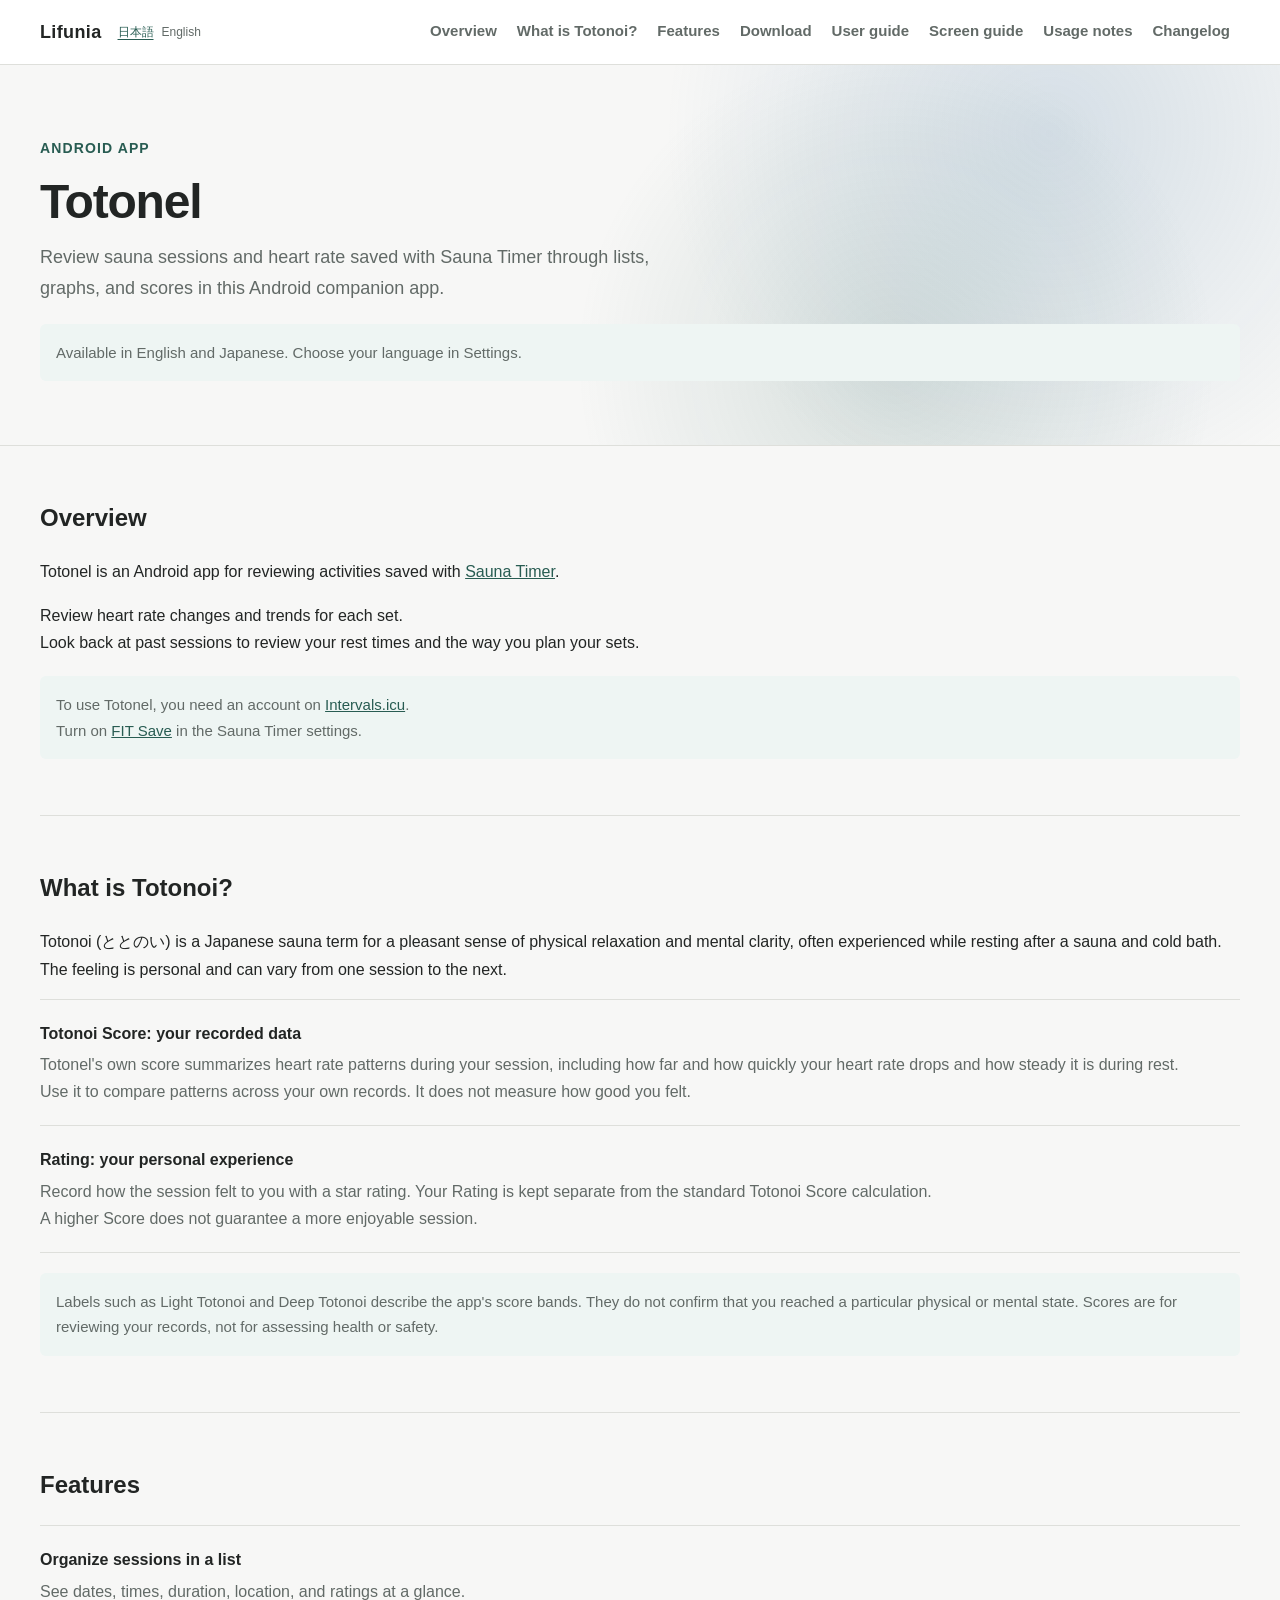
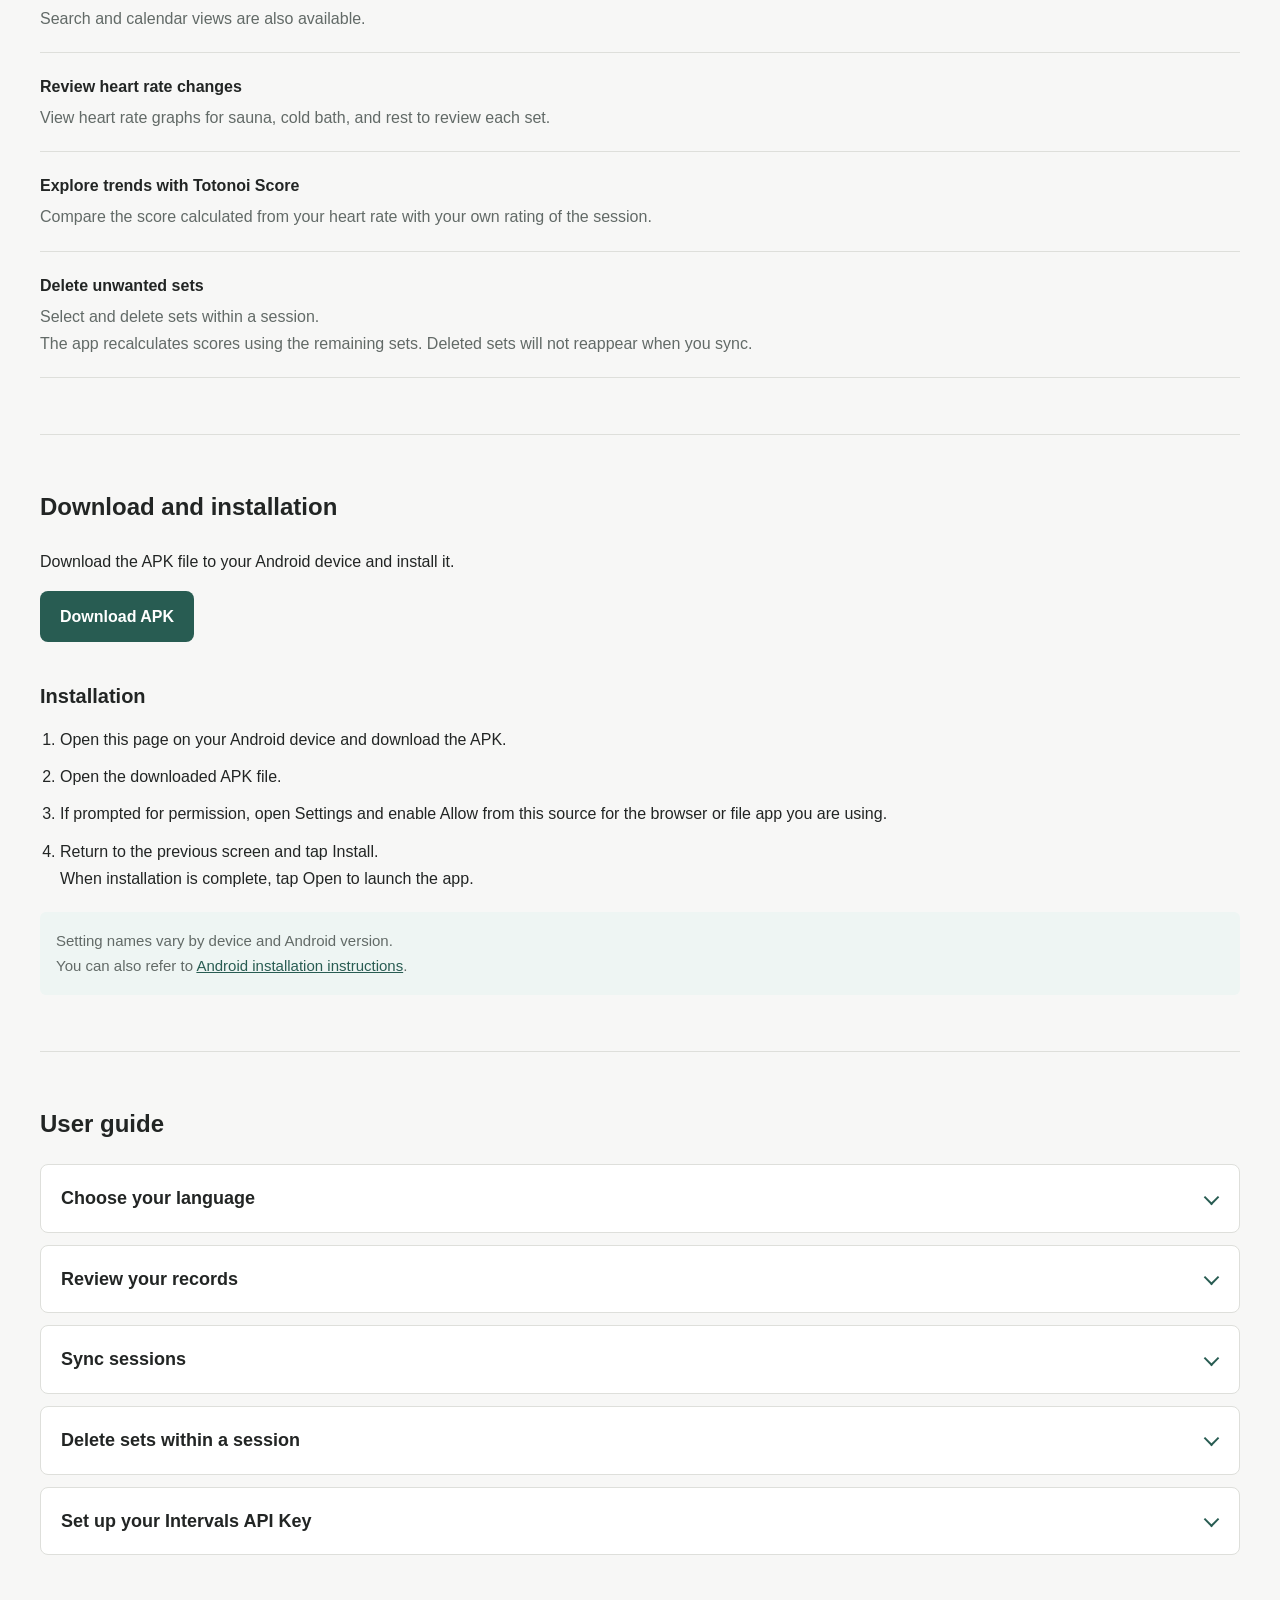
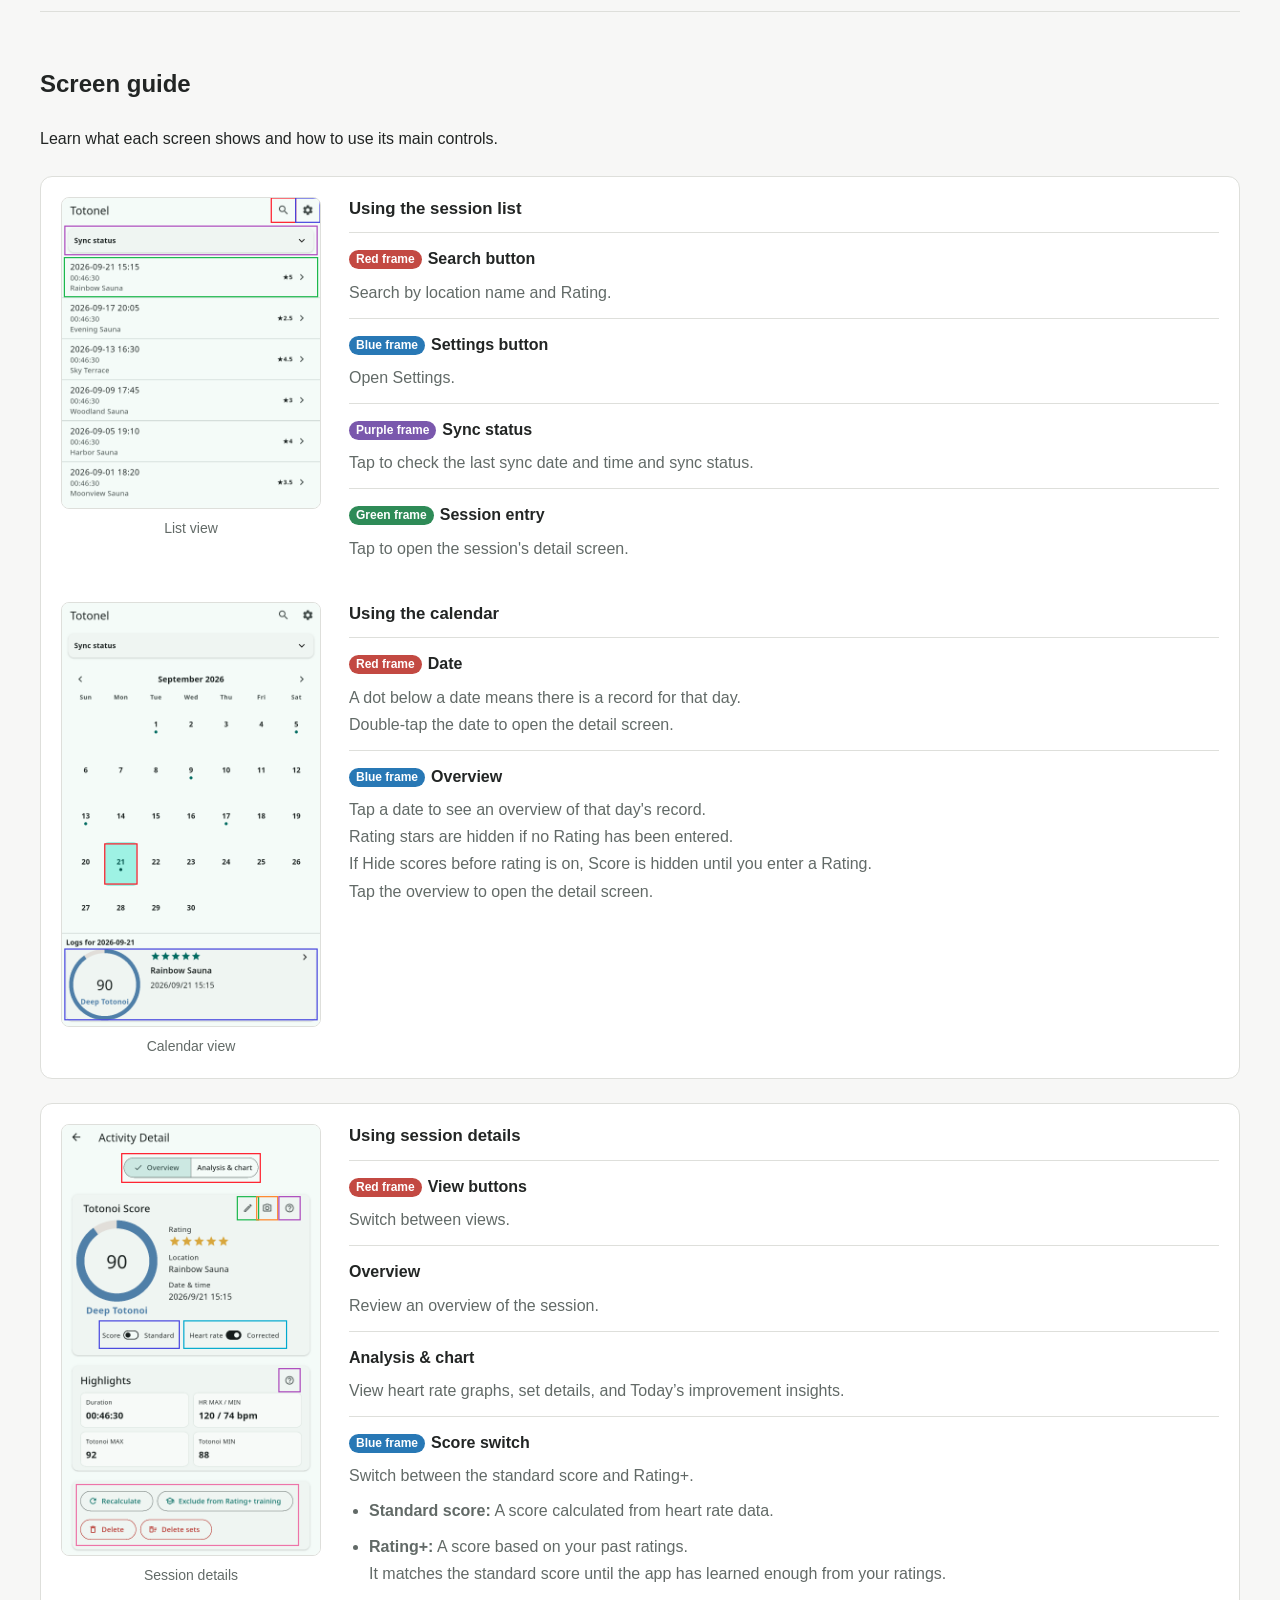
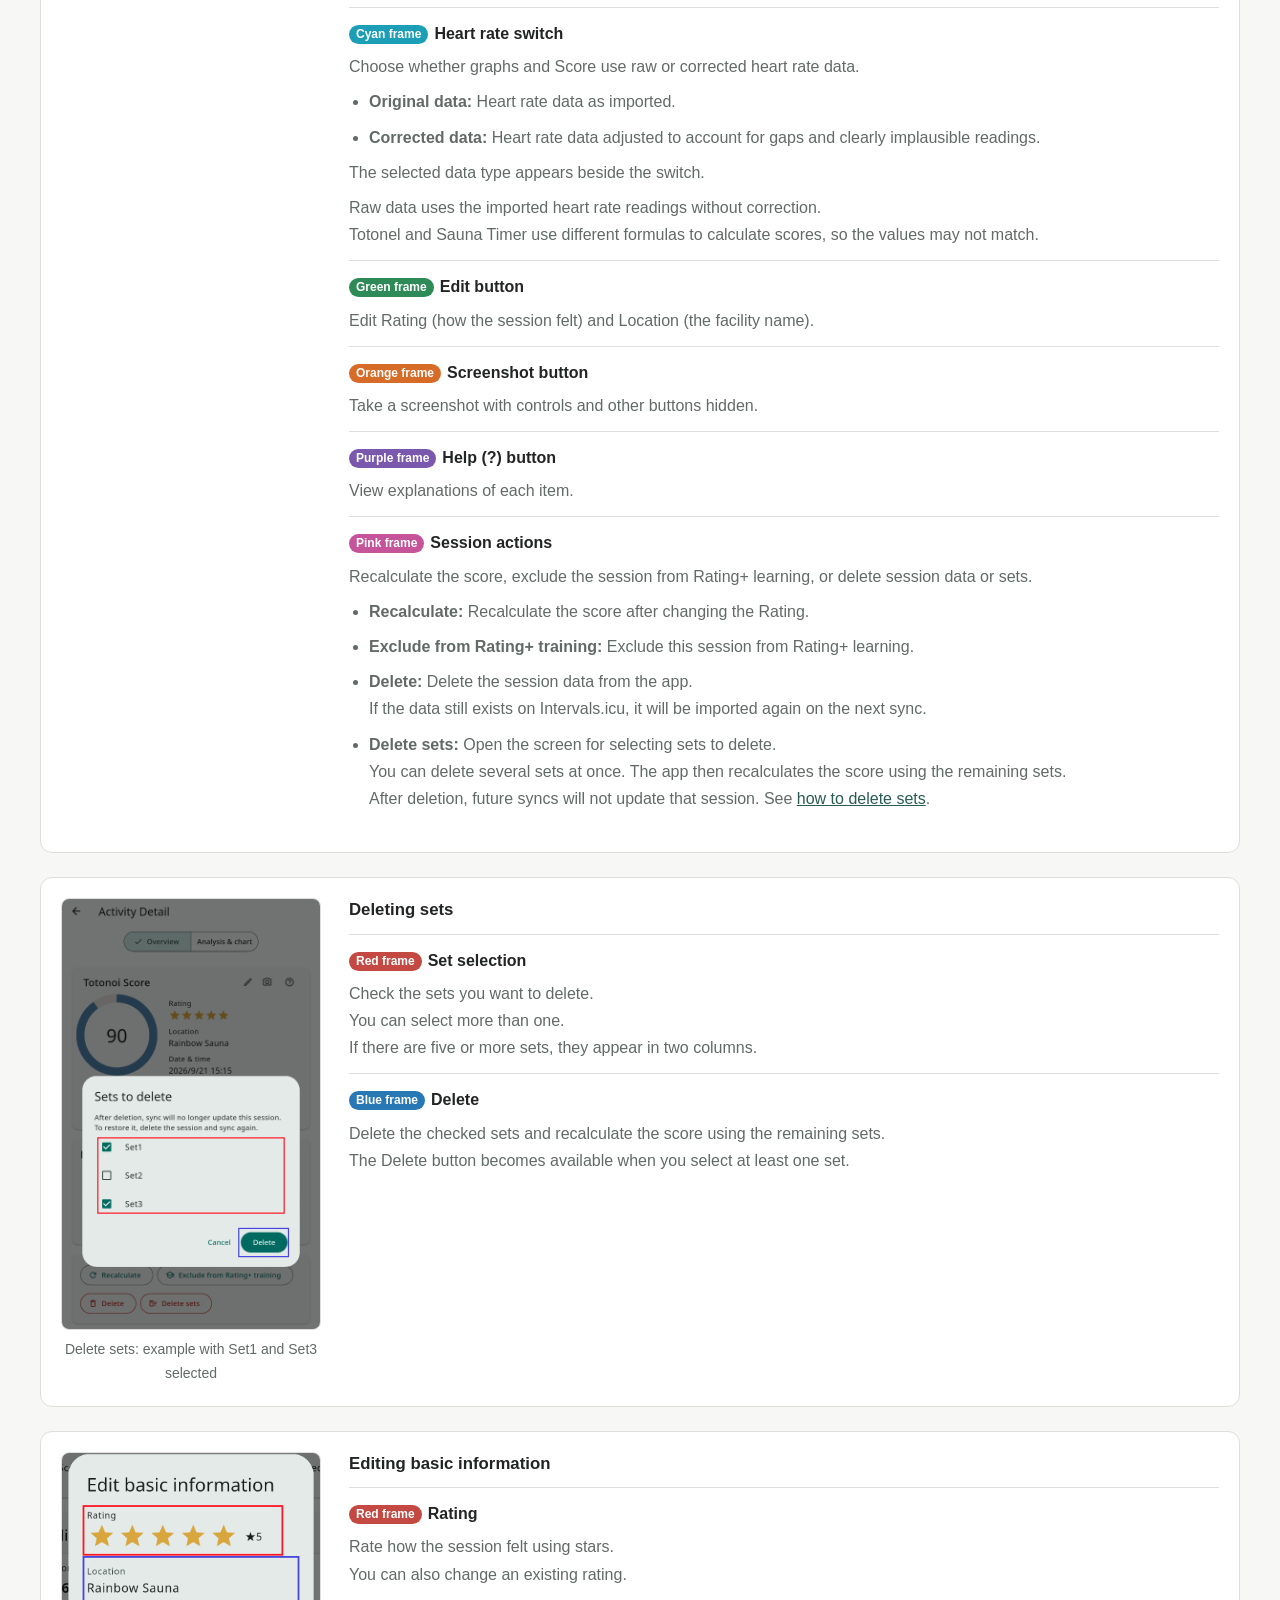
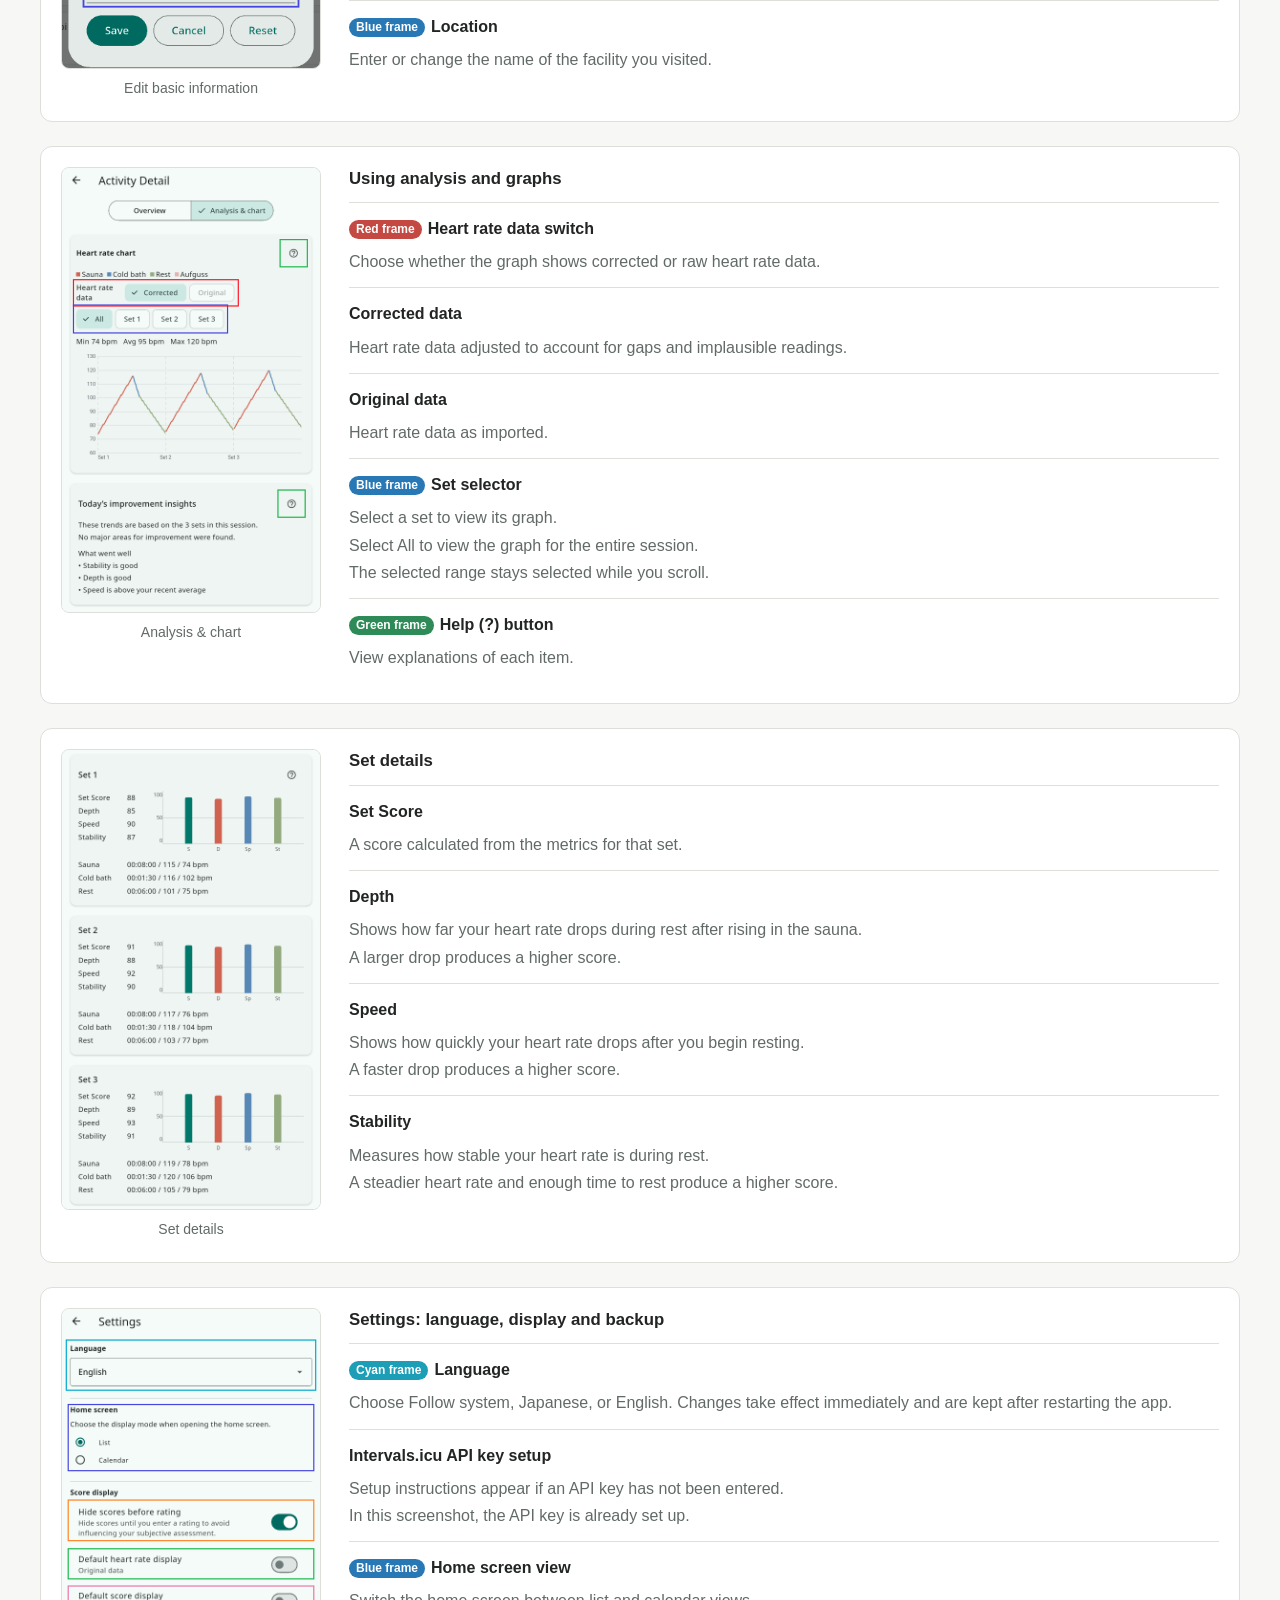
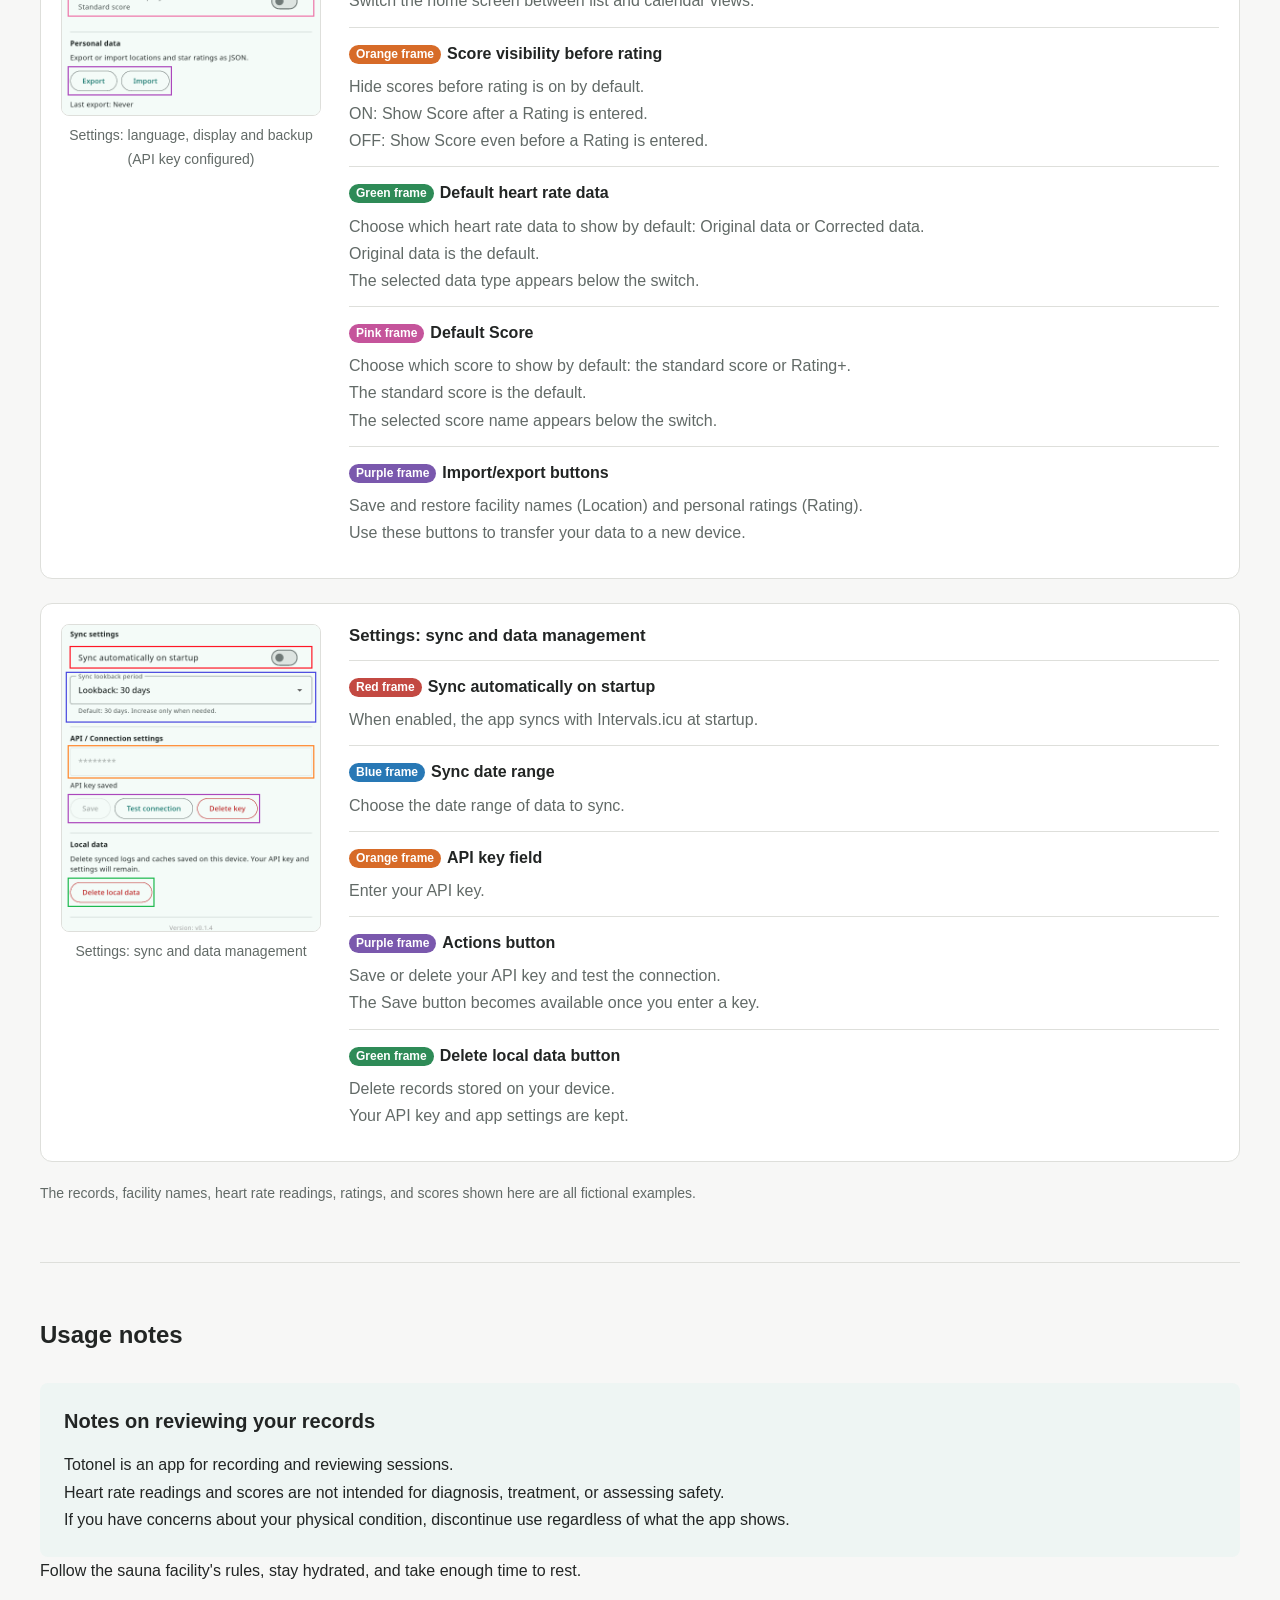
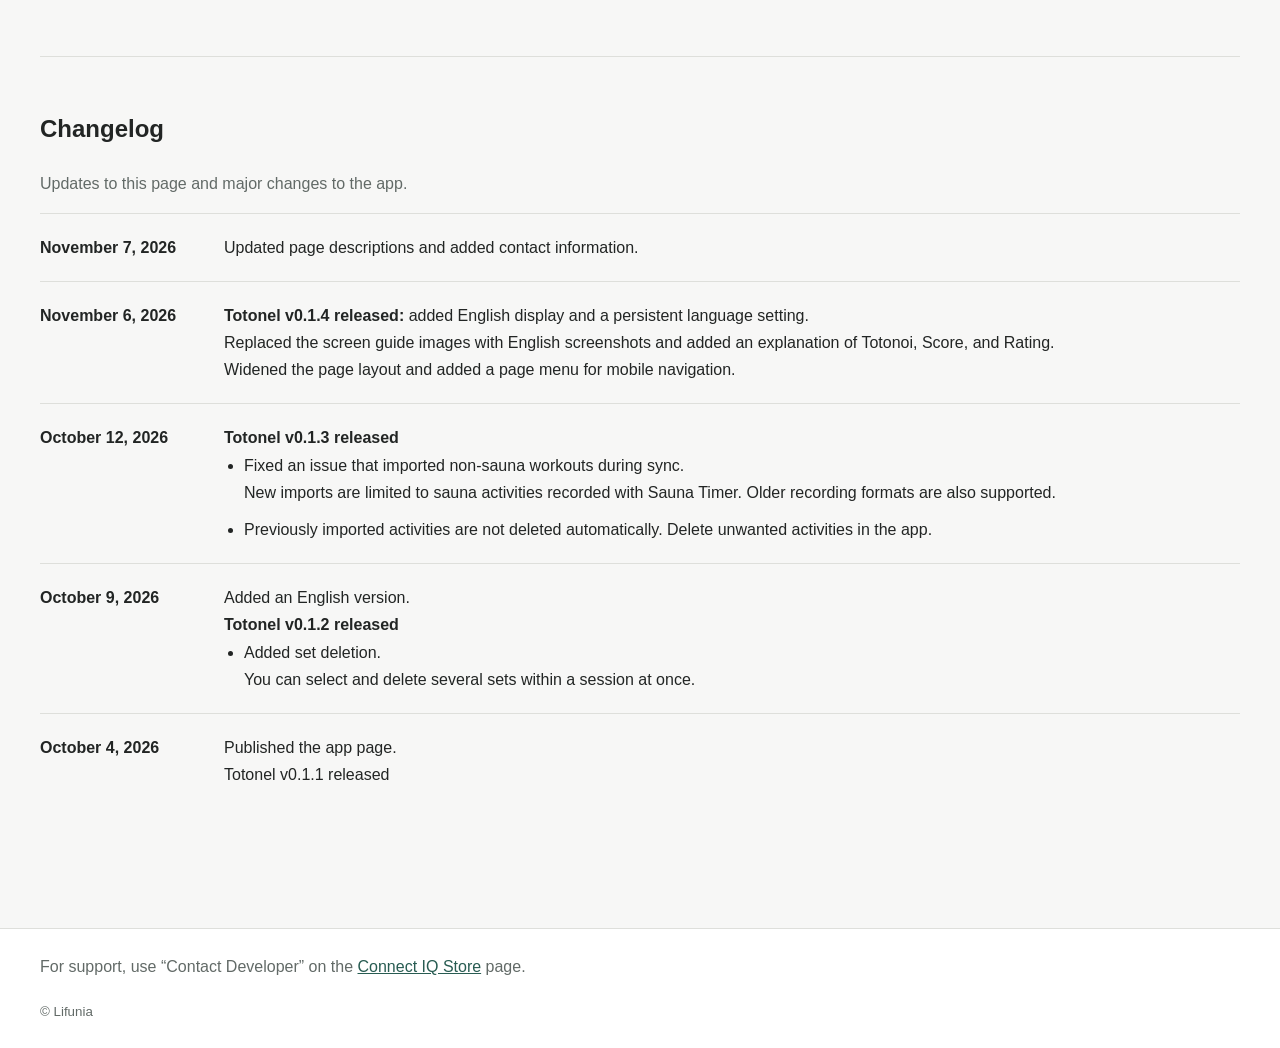
<file: en/totonel/index.html>
<!doctype html>
<html lang="en">
  <head>
    <meta charset="utf-8">
    <meta name="viewport" content="width=device-width, initial-scale=1">
    <meta name="description" content="Totonel is an Android companion for reviewing sauna records and heart rate saved with Sauna Timer for Garmin. Requires FIT saving in Sauna Timer and an Intervals.icu account.">
    <meta property="og:title" content="Totonel | Android companion for Sauna Timer records">
    <meta property="og:description" content="Totonel is an Android companion for reviewing sauna records and heart rate saved with Sauna Timer for Garmin. Requires FIT saving in Sauna Timer and an Intervals.icu account.">
    <meta property="og:image" content="https://lifunia.github.io/assets/images/totonel-og.png">
    <meta name="twitter:card" content="summary_large_image">
    <title>Totonel | Android companion for Sauna Timer records</title>
    <link rel="stylesheet" href="../../assets/css/style.css">
    <link rel="canonical" href="https://lifunia.github.io/en/totonel/">
    <link rel="alternate" hreflang="ja" href="https://lifunia.github.io/totonel/">
    <link rel="alternate" hreflang="en" href="https://lifunia.github.io/en/totonel/">
  </head>
  <body class="totonel-site">
    <header class="site-header site-header-with-tabs">
      <div class="container">
        <div class="site-brand">
          <a class="site-name" href="../" aria-label="Lifunia home" translate="no">Lifunia</a>
          <nav class="language-switch" aria-label="Language">
            <a href="../../totonel/" lang="ja" hreflang="ja" translate="no">日本語</a>
            <span lang="en" aria-current="page" translate="no">English</span>
          </nav>
        </div>
        <nav class="section-tabs" aria-label="Totonel page navigation">
          <a href="#overview">Overview</a>
          <a href="#totonoi">What is Totonoi?</a>
          <a href="#features">Features</a>
          <a href="#download">Download</a>
          <a href="#how-to-use">User guide</a>
          <a href="#screens">Screen guide</a>
          <a href="#notes">Usage notes</a>
          <a href="#changelog">Changelog</a>
        </nav>
        <select class="section-select" aria-label="Page menu">
          <option value="">Page menu</option>
          <option value="#overview">Overview</option>
          <option value="#totonoi">What is Totonoi?</option>
          <option value="#features">Features</option>
          <option value="#download">Download</option>
          <option value="#how-to-use">User guide</option>
          <option value="#screens">Screen guide</option>
          <option value="#notes">Usage notes</option>
          <option value="#changelog">Changelog</option>
        </select>
      </div>
    </header>
    <main>
      <section class="totonel-hero" aria-labelledby="page-title">
        <div class="container content-container">
          <p class="eyebrow" lang="en" translate="no">Android App</p>
          <h1 id="page-title">Totonel</h1>
          <p class="lead">Review sauna sessions and heart rate saved with <span translate="no">Sauna Timer</span> through lists, graphs, and scores in this Android companion app.</p>
          <p class="guide-note">Available in English and Japanese. Choose your language in Settings.</p>
        </div>
      </section>
      <article class="page-content totonel-page">
        <div class="container content-container">
          <section class="content-section" id="overview">
            <h2>Overview</h2>
            <p>Totonel is an Android app for reviewing activities saved with <a href="../sauna-timer/" translate="no">Sauna Timer</a>.</p>
            <p>Review heart rate changes and trends for each set.<br>Look back at past sessions to review your rest times and the way you plan your sets.</p>
            <p class="guide-note">To use Totonel, you need an account on <a href="https://intervals.icu/" translate="no">Intervals.icu</a>.<br>Turn on <a href="../sauna-timer/#settings" translate="no">FIT Save</a> in the <span translate="no">Sauna Timer</span> settings.</p>
          </section>
          <section class="content-section" id="totonoi">
            <h2>What is Totonoi?</h2>
            <p><span translate="no">Totonoi</span> (ととのい) is a Japanese sauna term for a pleasant sense of physical relaxation and mental clarity, often experienced while resting after a sauna and cold bath. The feeling is personal and can vary from one session to the next.</p>
            <dl class="feature-list">
              <div>
                <dt>Totonoi Score: your recorded data</dt>
                <dd>Totonel's own score summarizes heart rate patterns during your session, including how far and how quickly your heart rate drops and how steady it is during rest.<br>Use it to compare patterns across your own records. It does not measure how good you felt.</dd>
              </div>
              <div>
                <dt>Rating: your personal experience</dt>
                <dd>Record how the session felt to you with a star rating. Your Rating is kept separate from the standard Totonoi Score calculation.<br>A higher Score does not guarantee a more enjoyable session.</dd>
              </div>
            </dl>
            <p class="guide-note">Labels such as Light Totonoi and Deep Totonoi describe the app's score bands. They do not confirm that you reached a particular physical or mental state. Scores are for reviewing your records, not for assessing health or safety.</p>
          </section>
          <section class="content-section" id="features">
            <h2>Features</h2>
            <dl class="feature-list">
              <div>
                <dt>Organize sessions in a list</dt>
                <dd>See dates, times, duration, location, and ratings at a glance.<br>Search and calendar views are also available.</dd>
              </div>
              <div>
                <dt>Review heart rate changes</dt>
                <dd>View heart rate graphs for sauna, cold bath, and rest to review each set.</dd>
              </div>
              <div>
                <dt>Explore trends with <span translate="no">Totonoi Score</span></dt>
                <dd>Compare the score calculated from your heart rate with your own rating of the session.</dd>
              </div>
              <div>
                <dt>Delete unwanted sets</dt>
                <dd>Select and delete sets within a session.<br>The app recalculates scores using the remaining sets. Deleted sets will not reappear when you sync.</dd>
              </div>
            </dl>
          </section>
          <section class="content-section" id="download">
            <h2>Download and installation</h2>
            <p>Download the APK file to your Android device and install it.</p>
            <a class="totonel-download-link" href="https://github.com/Lifunia/totonel/releases/latest/download/totonel.apk">Download APK</a>
            <h3>Installation</h3>
            <ol class="operation-list">
              <li>Open this page on your Android device and download the APK.</li>
              <li>Open the downloaded APK file.</li>
              <li>If prompted for permission, open Settings and enable Allow from this source for the browser or file app you are using.</li>
              <li>Return to the previous screen and tap Install.<br>When installation is complete, tap Open to launch the app.</li>
            </ol>
            <p class="guide-note">Setting names vary by device and Android version.<br>You can also refer to <a href="https://support.google.com/pixelphone/answer/7391672?hl=en">Android installation instructions</a>.</p>
          </section>
          <section class="content-section" id="how-to-use">
            <h2>User guide</h2>
            <details class="totonel-howto-item">
              <summary>Choose your language</summary>
              <div class="totonel-howto-content">
                <ol class="operation-list">
                  <li>Open <strong>Settings</strong> using the gear icon on the home screen.</li>
                  <li>Under <strong>Language</strong>, choose <strong>Follow system</strong>, <strong>Japanese</strong>, or <strong>English</strong>.</li>
                </ol>
                <p>Your choice takes effect immediately and is kept after restarting the app. Follow system uses Japanese when your system language is Japanese, and English for other languages. Region settings do not change this choice.</p>
                <p class="guide-note">Facility names and other text you enter are not translated. Dates, JST, and measurement units keep their existing formats.</p>
              </div>
            </details>
            <details class="totonel-howto-item">
              <summary>Review your records</summary>
              <div class="totonel-howto-content">
                <ol class="operation-list">
                  <li>Select a session from the list on the home screen.<br>In calendar view, select a date and tap that day's record.</li>
                  <li>Check the rating, location, date and time, score, and heart rate in <strong>Overview</strong>.</li>
                  <li>Review heart rate trends, set details, and tips for next time in <strong>Analysis &amp; chart</strong>.</li>
                </ol>
                <p class="guide-note">If Hide scores before rating is on, Score is hidden until you enter a Rating.</p>
              </div>
            </details>
            <details class="totonel-howto-item">
              <summary>Sync sessions</summary>
              <div class="totonel-howto-content">
                <ol class="operation-list">
                  <li>To sync automatically at startup, enable <strong>Sync automatically on startup</strong> in Settings.</li>
                  <li>To sync manually, swipe down on the home screen.</li>
                  <li>Check the sync result in notifications or <strong>Sync status</strong> at the top of the home screen.</li>
                </ol>
                <p class="guide-note">You must wait one minute after the previous sync before syncing again.<br>Open Sync status to check the last sync date and time, status, and code.</p>
              </div>
            </details>
            <details class="totonel-howto-item" id="delete-sets">
              <summary>Delete sets within a session</summary>
              <div class="totonel-howto-content">
                <ol class="operation-list">
                  <li>Open the session containing the sets you want to delete.</li>
                  <li>Tap the Actions button at the bottom of <strong>Overview</strong> and tap <strong>Delete sets</strong>.</li>
                  <li>On the <strong>Sets to delete</strong> screen, check the sets you want to remove.<br>You can select several sets at once.</li>
                  <li>Tap <strong>Delete</strong> to remove the selected sets and recalculate the score using the remaining sets.<br>The remaining sets keep their original numbers.</li>
                </ol>
                <p class="guide-note">After you delete sets, future syncs will not update that session.<br>To restore it, use <strong>Delete</strong> in the Actions menu to delete the entire session, then sync again.<br>The original data must still exist on Intervals.icu and fall within the sync date range.<br>You cannot delete sets while syncing.</p>
              </div>
            </details>
            <details class="totonel-howto-item" id="intervals-api-key">
              <summary>Set up your Intervals API Key</summary>
              <div class="totonel-howto-content">
                <p>Before your first sync, get your API key from Intervals.icu and enter it in the app.</p>
                <h3>Get your API key</h3>
                <ol class="operation-list">
                  <li>Visit <a href="https://intervals.icu/">Intervals.icu</a>.</li>
                  <li>Open <strong>Settings</strong> from the menu on the left.</li>
                  <li>Scroll to <strong>Developer Settings</strong> near the bottom of the settings page.</li>
                  <li>Click <strong>view</strong> in the <strong>API Key</strong> section.</li>
                  <li>Copy the API key shown in the popup.</li>
                </ol>
                <p class="guide-note"><strong>Keep your API key private.</strong><br>Do not paste it on public pages or social media.</p>
                <h3>Enter the key in Totonel</h3>
                <ol class="operation-list">
                  <li>Open Settings using the gear icon at the top right of the home screen.</li>
                  <li>Enter your <span translate="no">Intervals API Key</span> and tap <strong>Save</strong>.</li>
                  <li>Tap <strong>Test connection</strong> to check that the app can connect.</li>
                </ol>
              </div>
            </details>
          </section>
          <section class="content-section" id="screens">
            <h2>Screen guide</h2>
            <p>Learn what each screen shows and how to use its main controls.</p>
            <div class="totonel-feature-cards">
              <article class="totonel-feature-card totonel-feature-card-paired">
                <div class="totonel-feature-row">
                  <div class="totonel-feature-media">
                    <figure class="screen-figure">
                      <div class="totonel-screen-image">
                        <button class="totonel-image-zoom" type="button" aria-label="Enlarge the list view screenshot">
                          <img src="../../assets/images/totonel/en/totonel-list.svg" alt="Totonel session list showing date and time, duration, location, and rating" width="1080" height="1300">
                        </button>
                      </div>
                      <figcaption>List view</figcaption>
                    </figure>
                  </div>
                  <div class="totonel-operation-guide">
                    <h3>Using the session list</h3>
                    <dl>
                      <div>
                        <dt><span class="totonel-guide-label totonel-guide-label-red">Red frame</span>Search button</dt>
                        <dd>Search by location name and Rating.</dd>
                      </div>
                      <div>
                        <dt><span class="totonel-guide-label totonel-guide-label-blue">Blue frame</span>Settings button</dt>
                        <dd>Open Settings.</dd>
                      </div>
                      <div>
                        <dt><span class="totonel-guide-label totonel-guide-label-purple">Purple frame</span>Sync status</dt>
                        <dd>Tap to check the last sync date and time and sync status.</dd>
                      </div>
                      <div>
                        <dt><span class="totonel-guide-label totonel-guide-label-green">Green frame</span>Session entry</dt>
                        <dd>Tap to open the session's detail screen.</dd>
                      </div>
                    </dl>
                  </div>
                </div>
                <div class="totonel-feature-row">
                  <div class="totonel-feature-media">
                    <figure class="screen-figure">
                      <div class="totonel-screen-image">
                        <button class="totonel-image-zoom" type="button" aria-label="Enlarge the calendar view screenshot">
                          <img src="../../assets/images/totonel/en/totonel-calendar.svg" alt="Totonel calendar showing monthly session records and logs for the selected day" width="1080" height="1770">
                        </button>
                      </div>
                      <figcaption>Calendar view</figcaption>
                    </figure>
                  </div>
                  <div class="totonel-operation-guide">
                    <h3>Using the calendar</h3>
                    <dl>
                      <div>
                        <dt><span class="totonel-guide-label totonel-guide-label-red">Red frame</span>Date</dt>
                        <dd>A dot below a date means there is a record for that day.<br>Double-tap the date to open the detail screen.</dd>
                      </div>
                      <div>
                        <dt><span class="totonel-guide-label totonel-guide-label-blue">Blue frame</span>Overview</dt>
                        <dd>Tap a date to see an overview of that day's record.<br>Rating stars are hidden if no Rating has been entered.<br>If Hide scores before rating is on, Score is hidden until you enter a Rating.<br>Tap the overview to open the detail screen.</dd>
                      </div>
                    </dl>
                  </div>
                </div>
              </article>
              <article class="totonel-feature-card">
                <div class="totonel-feature-media">
                  <figure class="screen-figure">
                    <div class="totonel-screen-image">
                      <button class="totonel-image-zoom" type="button" aria-label="Enlarge the session details screenshot">
                        <img src="../../assets/images/totonel/en/totonel-detail.svg" alt="Totonel 0.1.4 session details showing Totonoi Score, rating, heart rate highlights, and the Delete sets button at the bottom" width="1080" height="1800">
                      </button>
                    </div>
                    <figcaption>Session details</figcaption>
                  </figure>
                </div>
                <div class="totonel-operation-guide">
                  <h3>Using session details</h3>
                  <dl>
                    <div>
                      <dt><span class="totonel-guide-label totonel-guide-label-red">Red frame</span>View buttons</dt>
                      <dd>Switch between views.</dd>
                    </div>
                    <div>
                      <dt>Overview</dt>
                      <dd>Review an overview of the session.</dd>
                    </div>
                    <div>
                      <dt>Analysis &amp; chart</dt>
                      <dd>View heart rate graphs, set details, and Today’s improvement insights.</dd>
                    </div>
                    <div>
                      <dt><span class="totonel-guide-label totonel-guide-label-blue">Blue frame</span>Score switch</dt>
                      <dd>
                        Switch between the standard score and Rating+.
                        <ul class="totonel-switch-options">
                          <li><strong>Standard score:</strong> A score calculated from heart rate data.</li>
                          <li><strong>Rating+:</strong> A score based on your past ratings.<br>It matches the standard score until the app has learned enough from your ratings.</li>
                        </ul>
                      </dd>
                    </div>
                    <div>
                      <dt><span class="totonel-guide-label totonel-guide-label-cyan">Cyan frame</span>Heart rate switch</dt>
                      <dd>
                        Choose whether graphs and Score use raw or corrected heart rate data.
                        <ul class="totonel-switch-options">
                          <li><strong>Original data:</strong> Heart rate data as imported.</li>
                          <li><strong>Corrected data:</strong> Heart rate data adjusted to account for gaps and clearly implausible readings.</li>
                        </ul>
                        <p>The selected data type appears beside the switch.</p>
                        <p>Raw data uses the imported heart rate readings without correction.<br>Totonel and Sauna Timer use different formulas to calculate scores, so the values may not match.</p>
                      </dd>
                    </div>
                    <div>
                      <dt><span class="totonel-guide-label totonel-guide-label-green">Green frame</span>Edit button</dt>
                      <dd>Edit Rating (how the session felt) and Location (the facility name).</dd>
                    </div>
                    <div>
                      <dt><span class="totonel-guide-label totonel-guide-label-orange">Orange frame</span>Screenshot button</dt>
                      <dd>Take a screenshot with controls and other buttons hidden.</dd>
                    </div>
                    <div>
                      <dt><span class="totonel-guide-label totonel-guide-label-purple">Purple frame</span>Help (?) button</dt>
                      <dd>View explanations of each item.</dd>
                    </div>
                    <div>
                      <dt><span class="totonel-guide-label totonel-guide-label-pink">Pink frame</span>Session actions</dt>
                      <dd>
                        Recalculate the score, exclude the session from Rating+ learning, or delete session data or sets.
                        <ul class="totonel-switch-options">
                          <li><strong>Recalculate:</strong> Recalculate the score after changing the Rating.</li>
                          <li><strong>Exclude from Rating+ training:</strong> Exclude this session from Rating+ learning.</li>
                          <li><strong>Delete:</strong> Delete the session data from the app.<br>If the data still exists on Intervals.icu, it will be imported again on the next sync.</li>
                          <li><strong>Delete sets:</strong> Open the screen for selecting sets to delete.<br>You can delete several sets at once. The app then recalculates the score using the remaining sets.<br>After deletion, future syncs will not update that session. See <a href="#delete-sets">how to delete sets</a>.</li>
                        </ul>
                      </dd>
                    </div>
                  </dl>
                </div>
              </article>
              <article class="totonel-feature-card" id="set-delete-screen">
                <div class="totonel-feature-media">
                  <figure class="screen-figure">
                    <div class="totonel-screen-image">
                      <button class="totonel-image-zoom" type="button" aria-label="Enlarge the set deletion screenshot">
                        <img src="../../assets/images/totonel/en/totonel-set-delete.svg" alt="Totonel set deletion screen with sample Set1 and Set3 selected, a note about sync after deletion, and Cancel and Delete buttons" width="1080" height="1800" loading="lazy">
                      </button>
                    </div>
                    <figcaption>Delete sets: example with Set1 and Set3 selected</figcaption>
                  </figure>
                </div>
                <div class="totonel-operation-guide">
                  <h3>Deleting sets</h3>
                  <dl>
                    <div>
                      <dt><span class="totonel-guide-label totonel-guide-label-red">Red frame</span>Set selection</dt>
                      <dd>Check the sets you want to delete.<br>You can select more than one.<br>If there are five or more sets, they appear in two columns.</dd>
                    </div>
                    <div>
                      <dt><span class="totonel-guide-label totonel-guide-label-blue">Blue frame</span>Delete</dt>
                      <dd>Delete the checked sets and recalculate the score using the remaining sets.<br>The Delete button becomes available when you select at least one set.</dd>
                    </div>
                  </dl>
                </div>
              </article>
              <article class="totonel-feature-card">
                <div class="totonel-feature-media">
                  <figure class="screen-figure">
                    <div class="totonel-screen-image totonel-edit-image">
                      <button class="totonel-image-zoom" type="button" aria-label="Enlarge the basic information editing screenshot">
                        <img src="../../assets/images/totonel/en/totonel_edit.svg" alt="Basic information editor showing Rating in a red frame and Location in a blue frame" width="720" height="600">
                      </button>
                    </div>
                    <figcaption>Edit basic information</figcaption>
                  </figure>
                </div>
                <div class="totonel-operation-guide">
                  <h3>Editing basic information</h3>
                  <dl>
                    <div>
                      <dt><span class="totonel-guide-label totonel-guide-label-red">Red frame</span>Rating</dt>
                      <dd>Rate how the session felt using stars.<br>You can also change an existing rating.</dd>
                    </div>
                    <div>
                      <dt><span class="totonel-guide-label totonel-guide-label-blue">Blue frame</span>Location</dt>
                      <dd>Enter or change the name of the facility you visited.</dd>
                    </div>
                  </dl>
                </div>
              </article>
              <article class="totonel-feature-card">
                <div class="totonel-feature-media">
                  <figure class="screen-figure">
                    <div class="totonel-screen-image">
                      <button class="totonel-image-zoom" type="button" aria-label="Enlarge the analysis and graphs screenshot">
                        <img src="../../assets/images/totonel/en/totonel-analysis.svg" alt="Totonel analysis and graphs screen showing a heart rate graph and set selector" width="1080" height="1860">
                      </button>
                    </div>
                    <figcaption>Analysis &amp; chart</figcaption>
                  </figure>
                </div>
                <div class="totonel-operation-guide">
                <h3>Using analysis and graphs</h3>
                <dl>
                  <div>
                    <dt><span class="totonel-guide-label totonel-guide-label-red">Red frame</span>Heart rate data switch</dt>
                    <dd>Choose whether the graph shows corrected or raw heart rate data.</dd>
                  </div>
                  <div>
                    <dt>Corrected data</dt>
                    <dd>Heart rate data adjusted to account for gaps and implausible readings.</dd>
                  </div>
                  <div>
                    <dt>Original data</dt>
                    <dd>Heart rate data as imported.</dd>
                  </div>
                  <div>
                    <dt><span class="totonel-guide-label totonel-guide-label-blue">Blue frame</span>Set selector</dt>
                    <dd>Select a set to view its graph.<br>Select All to view the graph for the entire session.<br>The selected range stays selected while you scroll.</dd>
                  </div>
                  <div>
                    <dt><span class="totonel-guide-label totonel-guide-label-green">Green frame</span>Help (?) button</dt>
                    <dd>View explanations of each item.</dd>
                  </div>
                </dl>
                </div>
              </article>
              <article class="totonel-feature-card">
                <div class="totonel-feature-media">
                  <figure class="screen-figure">
                    <div class="totonel-screen-image">
                      <button class="totonel-image-zoom" type="button" aria-label="Enlarge the set details screenshot">
                        <img src="../../assets/images/totonel/en/totonel-set-details.svg" alt="Totonel set details showing Set Score, Depth, Speed, Stability, and duration and heart rate for each phase" width="1080" height="1920">
                      </button>
                    </div>
                    <figcaption>Set details</figcaption>
                  </figure>
                </div>
                <div class="totonel-operation-guide">
                <h3>Set details</h3>
                <dl>
                  <div>
                    <dt>Set Score</dt>
                    <dd>A score calculated from the metrics for that set.</dd>
                  </div>
                  <div>
                    <dt>Depth</dt>
                    <dd>Shows how far your heart rate drops during rest after rising in the sauna.<br>A larger drop produces a higher score.</dd>
                  </div>
                  <div>
                    <dt>Speed</dt>
                    <dd>Shows how quickly your heart rate drops after you begin resting.<br>A faster drop produces a higher score.</dd>
                  </div>
                  <div>
                    <dt>Stability</dt>
                    <dd>Measures how stable your heart rate is during rest.<br>A steadier heart rate and enough time to rest produce a higher score.</dd>
                  </div>
                </dl>
                </div>
              </article>
              <article class="totonel-feature-card">
                <div class="totonel-feature-media">
                  <figure class="screen-figure">
                    <div class="totonel-screen-image">
                      <button class="totonel-image-zoom" type="button" aria-label="Enlarge the upper Settings screenshot">
                        <img src="../../assets/images/totonel/en/totonel-settings.svg" alt="Upper part of Totonel Settings showing Language, home screen and Score display options, default heart rate and Score views, and backup settings" width="1080" height="1700">
                      </button>
                    </div>
                    <figcaption>Settings: language, display and backup (API key configured)</figcaption>
                  </figure>
                </div>
                <div class="totonel-operation-guide">
                <h3>Settings: language, display and backup</h3>
                <dl>
                  <div>
                    <dt><span class="totonel-guide-label totonel-guide-label-cyan">Cyan frame</span>Language</dt>
                    <dd>Choose Follow system, Japanese, or English. Changes take effect immediately and are kept after restarting the app.</dd>
                  </div>
                  <div>
                    <dt>Intervals.icu API key setup</dt>
                    <dd>Setup instructions appear if an API key has not been entered.<br>In this screenshot, the API key is already set up.</dd>
                  </div>
                  <div>
                    <dt><span class="totonel-guide-label totonel-guide-label-blue">Blue frame</span>Home screen view</dt>
                    <dd>Switch the home screen between list and calendar views.</dd>
                  </div>
                  <div>
                    <dt><span class="totonel-guide-label totonel-guide-label-orange">Orange frame</span>Score visibility before rating</dt>
                    <dd>Hide scores before rating is on by default.<br>ON: Show Score after a Rating is entered.<br>OFF: Show Score even before a Rating is entered.</dd>
                  </div>
                  <div>
                    <dt><span class="totonel-guide-label totonel-guide-label-green">Green frame</span>Default heart rate data</dt>
                    <dd>Choose which heart rate data to show by default: Original data or Corrected data.<br>Original data is the default.<br>The selected data type appears below the switch.</dd>
                  </div>
                  <div>
                    <dt><span class="totonel-guide-label totonel-guide-label-pink">Pink frame</span>Default Score</dt>
                    <dd>Choose which score to show by default: the standard score or Rating+.<br>The standard score is the default.<br>The selected score name appears below the switch.</dd>
                  </div>
                  <div>
                    <dt><span class="totonel-guide-label totonel-guide-label-purple">Purple frame</span>Import/export buttons</dt>
                    <dd>Save and restore facility names (Location) and personal ratings (Rating).<br>Use these buttons to transfer your data to a new device.</dd>
                  </div>
                </dl>
                </div>
              </article>
              <article class="totonel-feature-card">
                <div class="totonel-feature-media">
                  <figure class="screen-figure">
                    <div class="totonel-screen-image">
                      <button class="totonel-image-zoom" type="button" aria-label="Enlarge the lower Settings screenshot">
                        <img src="../../assets/images/totonel/en/totonel-settings-lower.svg" alt="Lower part of Totonel Settings showing automatic sync, sync date range, API connection, and local data deletion" width="1080" height="1280">
                      </button>
                    </div>
                    <figcaption>Settings: sync and data management</figcaption>
                  </figure>
                </div>
                <div class="totonel-operation-guide">
                <h3>Settings: sync and data management</h3>
                <dl>
                  <div>
                    <dt><span class="totonel-guide-label totonel-guide-label-red">Red frame</span>Sync automatically on startup</dt>
                    <dd>When enabled, the app syncs with Intervals.icu at startup.</dd>
                  </div>
                  <div>
                    <dt><span class="totonel-guide-label totonel-guide-label-blue">Blue frame</span>Sync date range</dt>
                    <dd>Choose the date range of data to sync.</dd>
                  </div>
                  <div>
                    <dt><span class="totonel-guide-label totonel-guide-label-orange">Orange frame</span>API key field</dt>
                    <dd>Enter your API key.</dd>
                  </div>
                  <div>
                    <dt><span class="totonel-guide-label totonel-guide-label-purple">Purple frame</span>Actions button</dt>
                    <dd>Save or delete your API key and test the connection.<br>The Save button becomes available once you enter a key.</dd>
                  </div>
                  <div>
                    <dt><span class="totonel-guide-label totonel-guide-label-green">Green frame</span>Delete local data button</dt>
                    <dd>Delete records stored on your device.<br>Your API key and app settings are kept.</dd>
                  </div>
                </dl>
                </div>
              </article>
            </div>
            <p class="totonel-caption">The records, facility names, heart rate readings, ratings, and scores shown here are all fictional examples.</p>
          </section>
          <section class="content-section" id="notes">
            <h2>Usage notes</h2>
            <div class="notice-box">
              <h3>Notes on reviewing your records</h3>
              <p>Totonel is an app for recording and reviewing sessions.<br>Heart rate readings and scores are not intended for diagnosis, treatment, or assessing safety.<br>If you have concerns about your physical condition, discontinue use regardless of what the app shows.</p>
            </div>
            <p>Follow the sauna facility's rules, stay hydrated, and take enough time to rest.</p>
          </section>
          <section class="content-section" id="changelog" aria-labelledby="changelog-title">
            <h2 id="changelog-title">Changelog</h2>
            <p class="changelog-description">Updates to this page and major changes to the app.</p>

            <dl class="changelog-list">
              <div>
                <dt><time datetime="2026-11-07">November 7, 2026</time></dt>
                <dd>Updated page descriptions and added contact information.</dd>
              </div>
              <div>
                <dt><time datetime="2026-11-06">November 6, 2026</time></dt>
                <dd><strong>Totonel v0.1.4 released:</strong> added English display and a persistent language setting.<br>Replaced the screen guide images with English screenshots and added an explanation of Totonoi, Score, and Rating.<br>Widened the page layout and added a page menu for mobile navigation.</dd>
              </div>
              <div>
                <dt><time datetime="2026-10-12">October 12, 2026</time></dt>
                <dd>
                  <strong>Totonel v0.1.3 released</strong>
                  <ul class="operation-list">
                    <li>Fixed an issue that imported non-sauna workouts during sync.<br>New imports are limited to sauna activities recorded with Sauna Timer. Older recording formats are also supported.</li>
                    <li>Previously imported activities are not deleted automatically. Delete unwanted activities in the app.</li>
                  </ul>
                </dd>
              </div>
              <div>
                <dt><time datetime="2026-10-09">October 9, 2026</time></dt>
                <dd>
                  Added an English version.
                  <br>
                  <strong>Totonel v0.1.2 released</strong>
                  <ul class="operation-list">
                    <li>Added set deletion.<br>You can select and delete several sets within a session at once.</li>
                  </ul>
                </dd>
              </div>
              <div>
                <dt><time datetime="2026-10-04">October 4, 2026</time></dt>
                <dd>Published the app page.<br>Totonel v0.1.1 released</dd>
              </div>
            </dl>
          </section>
        </div>
      </article>
    </main>
    <footer class="site-footer">
      <div class="container">
        <p>For support, use &ldquo;Contact Developer&rdquo; on the <a href="https://apps.garmin.com/en-US/apps/88ef23c2-0f48-4bfc-90d2-d033243d61ac">Connect IQ Store</a> page.</p>
        <small>&copy; Lifunia</small>
      </div>
    </footer>
    <dialog class="totonel-image-dialog" id="totonel-image-dialog" aria-label="Enlarged sample image">
      <form method="dialog">
        <button class="totonel-image-dialog-close" type="submit" aria-label="Close">×</button>
      </form>
      <div class="totonel-image-dialog-viewport"><img alt=""></div>
    </dialog>
    <script src="../../totonel/image-dialog.js" defer></script>
    <script src="../../totonel/anchor-navigation.js" defer></script>

    <script type="module" src="https://static.cloudflareinsights.com/beacon.min.js" data-cf-beacon='{"token": "f4ab082f7ac24d65a5237a328bd618d1"}'></script>

  </body>
</html>
</file>
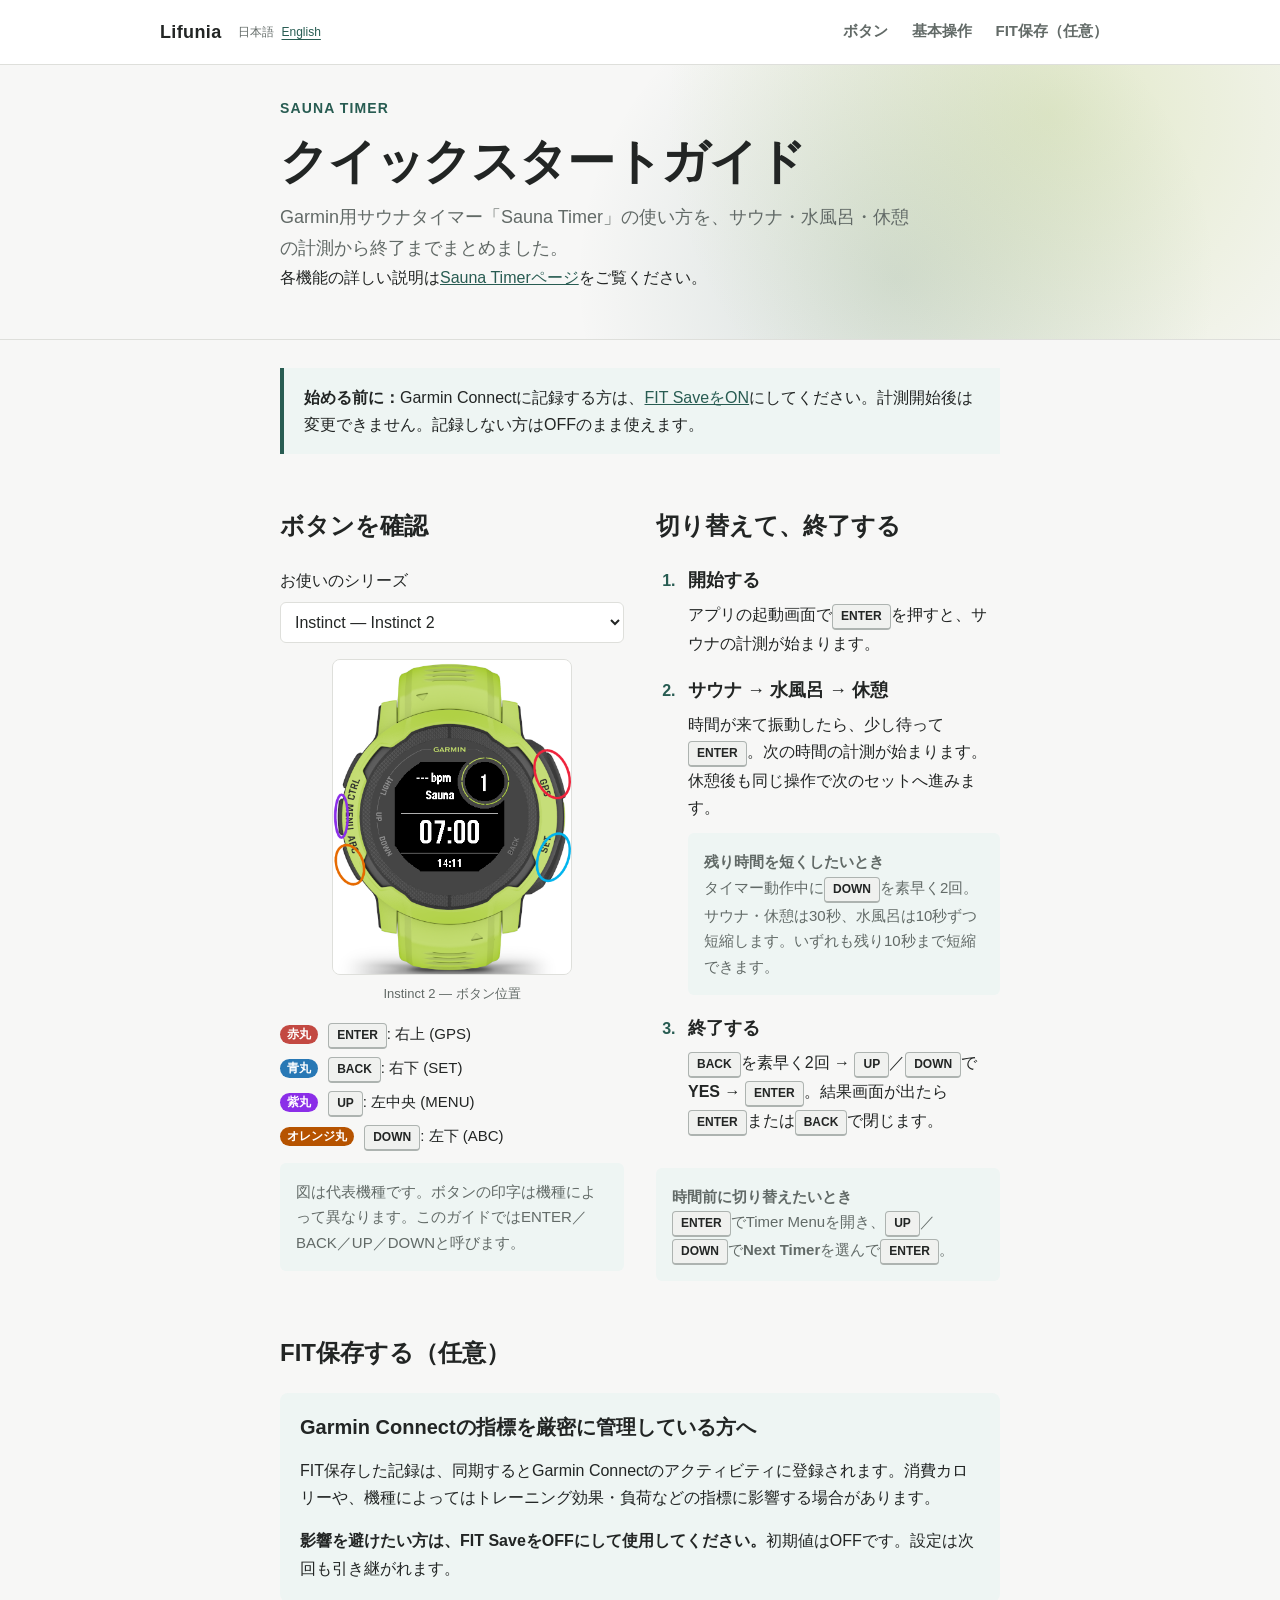
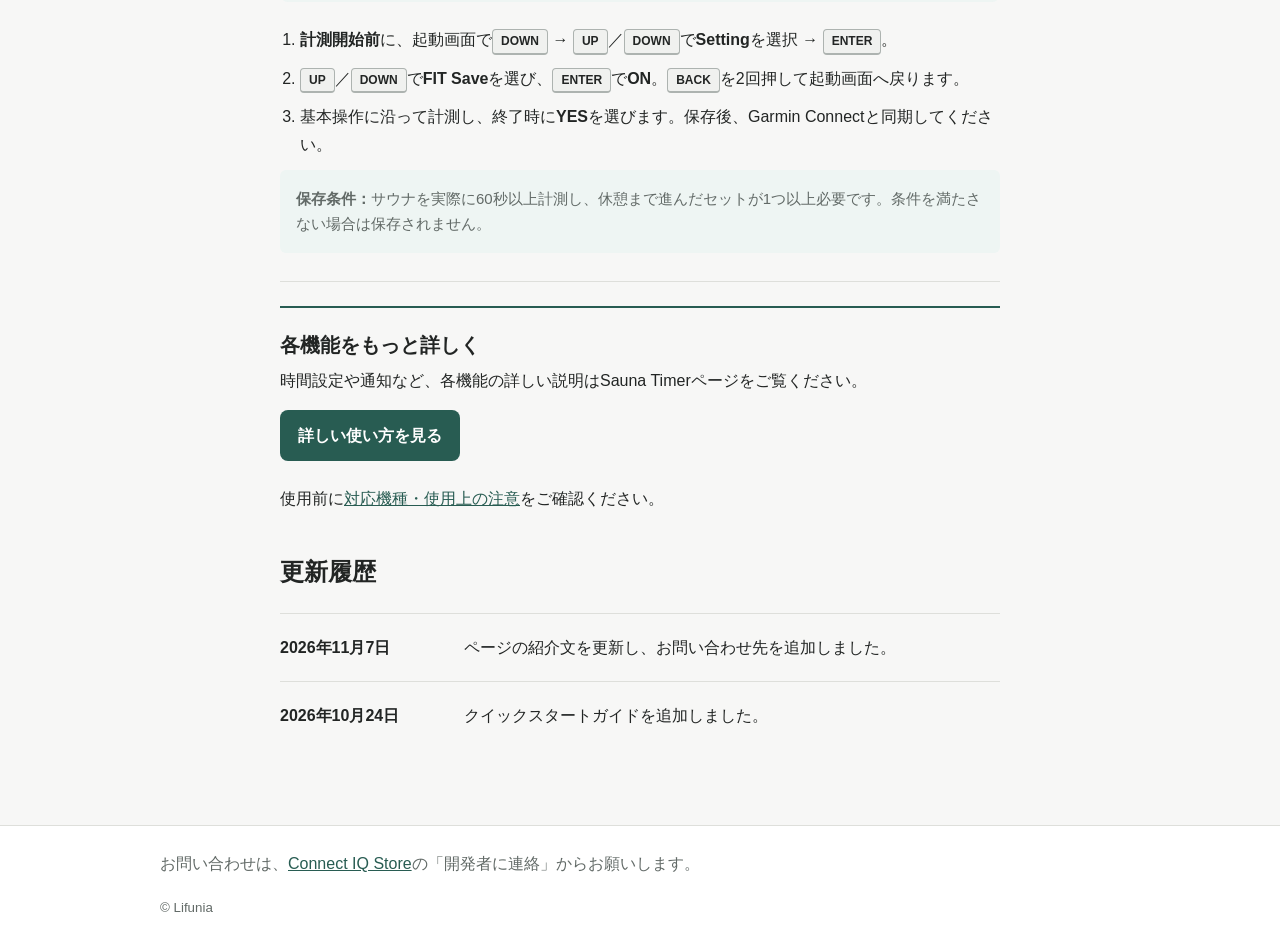
<file: sauna-timer/quick-start/index.html>
<!doctype html>
<html lang="ja">
  <head>
    <meta charset="utf-8">
    <meta name="viewport" content="width=device-width, initial-scale=1">
    <meta name="description" content="Garmin用サウナタイマー「Sauna Timer」の基本操作を紹介。ボタン位置、サウナ・水風呂・休憩の切り替え、終了方法、任意のGarmin ConnectへのFIT保存を案内します。">
    <title>Sauna Timerの使い方｜Garminサウナタイマーのクイックスタート</title>
    <link rel="stylesheet" href="../../assets/css/style.css">
    <link rel="stylesheet" href="../../assets/css/sauna-quick-start.css">
    <link rel="canonical" href="https://lifunia.github.io/sauna-timer/quick-start/">
    <link rel="alternate" hreflang="ja" href="https://lifunia.github.io/sauna-timer/quick-start/">
    <link rel="alternate" hreflang="en" href="https://lifunia.github.io/en/sauna-timer/quick-start/">
  </head>
  <body>
    <header class="site-header site-header-with-tabs">
      <div class="container">
        <div class="site-brand">
          <a class="site-name" href="../../" translate="no">Lifunia</a>
          <nav class="language-switch" aria-label="言語"><span lang="ja" aria-current="page" translate="no">日本語</span><a href="../../en/sauna-timer/quick-start/" lang="en" hreflang="en" translate="no">English</a></nav>
        </div>
        <nav class="section-tabs" aria-label="ガイド内メニュー">
          <a href="#buttons">ボタン</a>
          <a href="#basics">基本操作</a>
          <a href="#fit-save">FIT保存（任意）</a>
        </nav>
      </div>
    </header>
    <main>
      <section class="sauna-timer-hero quick-start-hero" aria-labelledby="page-title">
        <div class="container content-container">
          <p class="eyebrow" translate="no">Sauna Timer</p>
          <h1 id="page-title">クイックスタートガイド</h1>
          <p class="lead">Garmin用サウナタイマー「Sauna Timer」の使い方を、サウナ・水風呂・休憩の計測から終了までまとめました。</p>
          <p>各機能の詳しい説明は<a href="../">Sauna Timerページ</a>をご覧ください。</p>
        </div>
      </section>
      <article class="quick-start-page">
        <div class="container content-container">
          <p class="quick-start-before"><strong>始める前に：</strong>Garmin Connectに記録する方は、<a href="#fit-save">FIT SaveをON</a>にしてください。計測開始後は変更できません。記録しない方はOFFのまま使えます。</p>
          <div class="quick-start-basics">
            <section class="content-section" id="buttons" aria-labelledby="buttons-title">
              <h2 id="buttons-title">ボタンを確認</h2>
              <label for="quick-device" data-quick-device-label hidden>お使いのシリーズ</label>
              <select id="quick-device" data-quick-device hidden>
                <option value="instinct">Instinct — Instinct 2</option>
                <option value="forerunner">Forerunner — Forerunner 965</option>
                <option value="fenix">fēnix — fēnix 7</option>
              </select>
              <div data-quick-panel="instinct">
                <figure class="screen-figure">
                  <img src="../../assets/images/Buttons.png?v=button-positions-6" width="382" height="505" alt="Instinct 2: ENTER (右上), BACK (右下), UP (左中央), DOWN (左下)">
                  <figcaption>Instinct 2 — ボタン位置</figcaption>
                </figure>
                <ul class="display-legend">
                  <li><span class="sauna-timer-guide-label sauna-timer-guide-label-red">赤丸</span> <kbd>ENTER</kbd>: 右上 (GPS)</li>
                  <li><span class="sauna-timer-guide-label sauna-timer-guide-label-blue">青丸</span> <kbd>BACK</kbd>: 右下 (SET)</li>
                  <li><span class="sauna-timer-guide-label sauna-timer-guide-label-purple">紫丸</span> <kbd>UP</kbd>: 左中央 (MENU)</li>
                  <li><span class="sauna-timer-guide-label sauna-timer-guide-label-orange">オレンジ丸</span> <kbd>DOWN</kbd>: 左下 (ABC)</li>
                </ul>
              </div>
              <div data-quick-panel="forerunner">
                <figure class="screen-figure">
                  <img src="../../assets/images/sauna-timer/fr965/Buttons.png?v=frames-1" width="382" height="509" alt="Forerunner 965: ENTER (右上), BACK (右下), UP (左中央), DOWN (左下)">
                  <figcaption>Forerunner 965 — ボタン位置</figcaption>
                </figure>
                <ul class="display-legend">
                  <li><span class="sauna-timer-guide-label sauna-timer-guide-label-red">赤丸</span> <kbd>ENTER</kbd>: 右上 (START / STOP)</li>
                  <li><span class="sauna-timer-guide-label sauna-timer-guide-label-blue">青丸</span> <kbd>BACK</kbd>: 右下 (BACK / LAP)</li>
                  <li><span class="sauna-timer-guide-label sauna-timer-guide-label-purple">紫丸</span> <kbd>UP</kbd>: 左中央 (MENU)</li>
                  <li><span class="sauna-timer-guide-label sauna-timer-guide-label-orange">オレンジ丸</span> <kbd>DOWN</kbd>: 左下 (DOWN)</li>
                </ul>
              </div>
              <div data-quick-panel="fenix">
                <figure class="screen-figure">
                  <img src="../../assets/images/sauna-timer/fenix7/Buttons.png?v=frames-1" width="382" height="519" alt="fēnix 7: ENTER (右上), BACK (右下), UP (左中央), DOWN (左下)">
                  <figcaption>fēnix 7 — ボタン位置</figcaption>
                </figure>
                <ul class="display-legend">
                  <li><span class="sauna-timer-guide-label sauna-timer-guide-label-red">赤丸</span> <kbd>ENTER</kbd>: 右上 (START / STOP)</li>
                  <li><span class="sauna-timer-guide-label sauna-timer-guide-label-blue">青丸</span> <kbd>BACK</kbd>: 右下 (BACK / LAP)</li>
                  <li><span class="sauna-timer-guide-label sauna-timer-guide-label-purple">紫丸</span> <kbd>UP</kbd>: 左中央 (MENU)</li>
                  <li><span class="sauna-timer-guide-label sauna-timer-guide-label-orange">オレンジ丸</span> <kbd>DOWN</kbd>: 左下 (DOWN)</li>
                </ul>
              </div>
              <p class="guide-note">図は代表機種です。ボタンの印字は機種によって異なります。このガイドではENTER／BACK／UP／DOWNと呼びます。</p>
            </section>
            <section class="content-section" id="basics" aria-labelledby="basics-title">
              <h2 id="basics-title">切り替えて、終了する</h2>
              <ol class="quick-start-steps">
                <li><h3>開始する</h3><p>アプリの起動画面で<kbd>ENTER</kbd>を押すと、サウナの計測が始まります。</p></li>
                <li><h3>サウナ → 水風呂 → 休憩</h3><p>時間が来て振動したら、少し待って<kbd>ENTER</kbd>。次の時間の計測が始まります。休憩後も同じ操作で次のセットへ進みます。</p>
                  <aside class="guide-note"><strong>残り時間を短くしたいとき</strong><p>タイマー動作中に<kbd>DOWN</kbd>を素早く2回。サウナ・休憩は30秒、水風呂は10秒ずつ短縮します。いずれも残り10秒まで短縮できます。</p></aside>
                </li>
                <li><h3>終了する</h3><p><kbd>BACK</kbd>を素早く2回 → <kbd>UP</kbd>／<kbd>DOWN</kbd>で<strong>YES</strong> → <kbd>ENTER</kbd>。結果画面が出たら<kbd>ENTER</kbd>または<kbd>BACK</kbd>で閉じます。</p></li>
              </ol>
              <aside class="guide-note"><strong>時間前に切り替えたいとき</strong><p><kbd>ENTER</kbd>でTimer Menuを開き、<kbd>UP</kbd>／<kbd>DOWN</kbd>で<strong>Next Timer</strong>を選んで<kbd>ENTER</kbd>。</p></aside>
            </section>
          </div>
          <section class="content-section" id="fit-save" aria-labelledby="fit-title">
            <h2 id="fit-title">FIT保存する（任意）</h2>
            <aside class="notice-box" aria-labelledby="fit-notice-title">
              <h3 id="fit-notice-title">Garmin Connectの指標を厳密に管理している方へ</h3>
              <p>FIT保存した記録は、同期するとGarmin Connectのアクティビティに登録されます。消費カロリーや、機種によってはトレーニング効果・負荷などの指標に影響する場合があります。</p>
              <p><strong>影響を避けたい方は、FIT SaveをOFFにして使用してください。</strong>初期値はOFFです。設定は次回も引き継がれます。</p>
            </aside>
            <ol class="operation-list">
              <li><strong>計測開始前</strong>に、起動画面で<kbd>DOWN</kbd> → <kbd>UP</kbd>／<kbd>DOWN</kbd>で<strong>Setting</strong>を選択 → <kbd>ENTER</kbd>。</li>
              <li><kbd>UP</kbd>／<kbd>DOWN</kbd>で<strong>FIT Save</strong>を選び、<kbd>ENTER</kbd>で<strong>ON</strong>。<kbd>BACK</kbd>を2回押して起動画面へ戻ります。</li>
              <li>基本操作に沿って計測し、終了時に<strong>YES</strong>を選びます。保存後、Garmin Connectと同期してください。</li>
            </ol>
            <p class="guide-note"><strong>保存条件：</strong>サウナを実際に60秒以上計測し、休憩まで進んだセットが1つ以上必要です。条件を満たさない場合は保存されません。</p>
          </section>
          <section class="quick-start-details" aria-labelledby="details-title">
            <h2 id="details-title">各機能をもっと詳しく</h2>
            <p>時間設定や通知など、各機能の詳しい説明はSauna Timerページをご覧ください。</p>
            <a class="quick-start-details-link" href="../#how-to-use">詳しい使い方を見る</a>
          </section>
          <p>使用前に<a href="../#notes">対応機種・使用上の注意</a>をご確認ください。</p>
          <section class="content-section" id="changelog" aria-labelledby="changelog-title">
            <h2 id="changelog-title">更新履歴</h2>
            <dl class="changelog-list">
              <div>
                <dt><time datetime="2026-11-07">2026年11月7日</time></dt>
                <dd>ページの紹介文を更新し、お問い合わせ先を追加しました。</dd>
              </div>
              <div><dt><time datetime="2026-10-24">2026年10月24日</time></dt><dd>クイックスタートガイドを追加しました。</dd></div>
            </dl>
          </section>
        </div>
      </article>
    </main>
    <footer class="site-footer">
      <div class="container">
        <p>お問い合わせは、<a href="https://apps.garmin.com/ja-JP/apps/88ef23c2-0f48-4bfc-90d2-d033243d61ac">Connect IQ Store</a>の「開発者に連絡」からお願いします。</p>
        <small>&copy; Lifunia</small>
      </div>
    </footer>
    <script src="../../assets/js/sauna-quick-start.js" defer></script>
    <!-- Cloudflare Web Analytics -->
    <script type="module" src="https://static.cloudflareinsights.com/beacon.min.js" data-cf-beacon='{"token": "f4ab082f7ac24d65a5237a328bd618d1"}'></script>
    <!-- End Cloudflare Web Analytics -->
  </body>
</html>
</file>
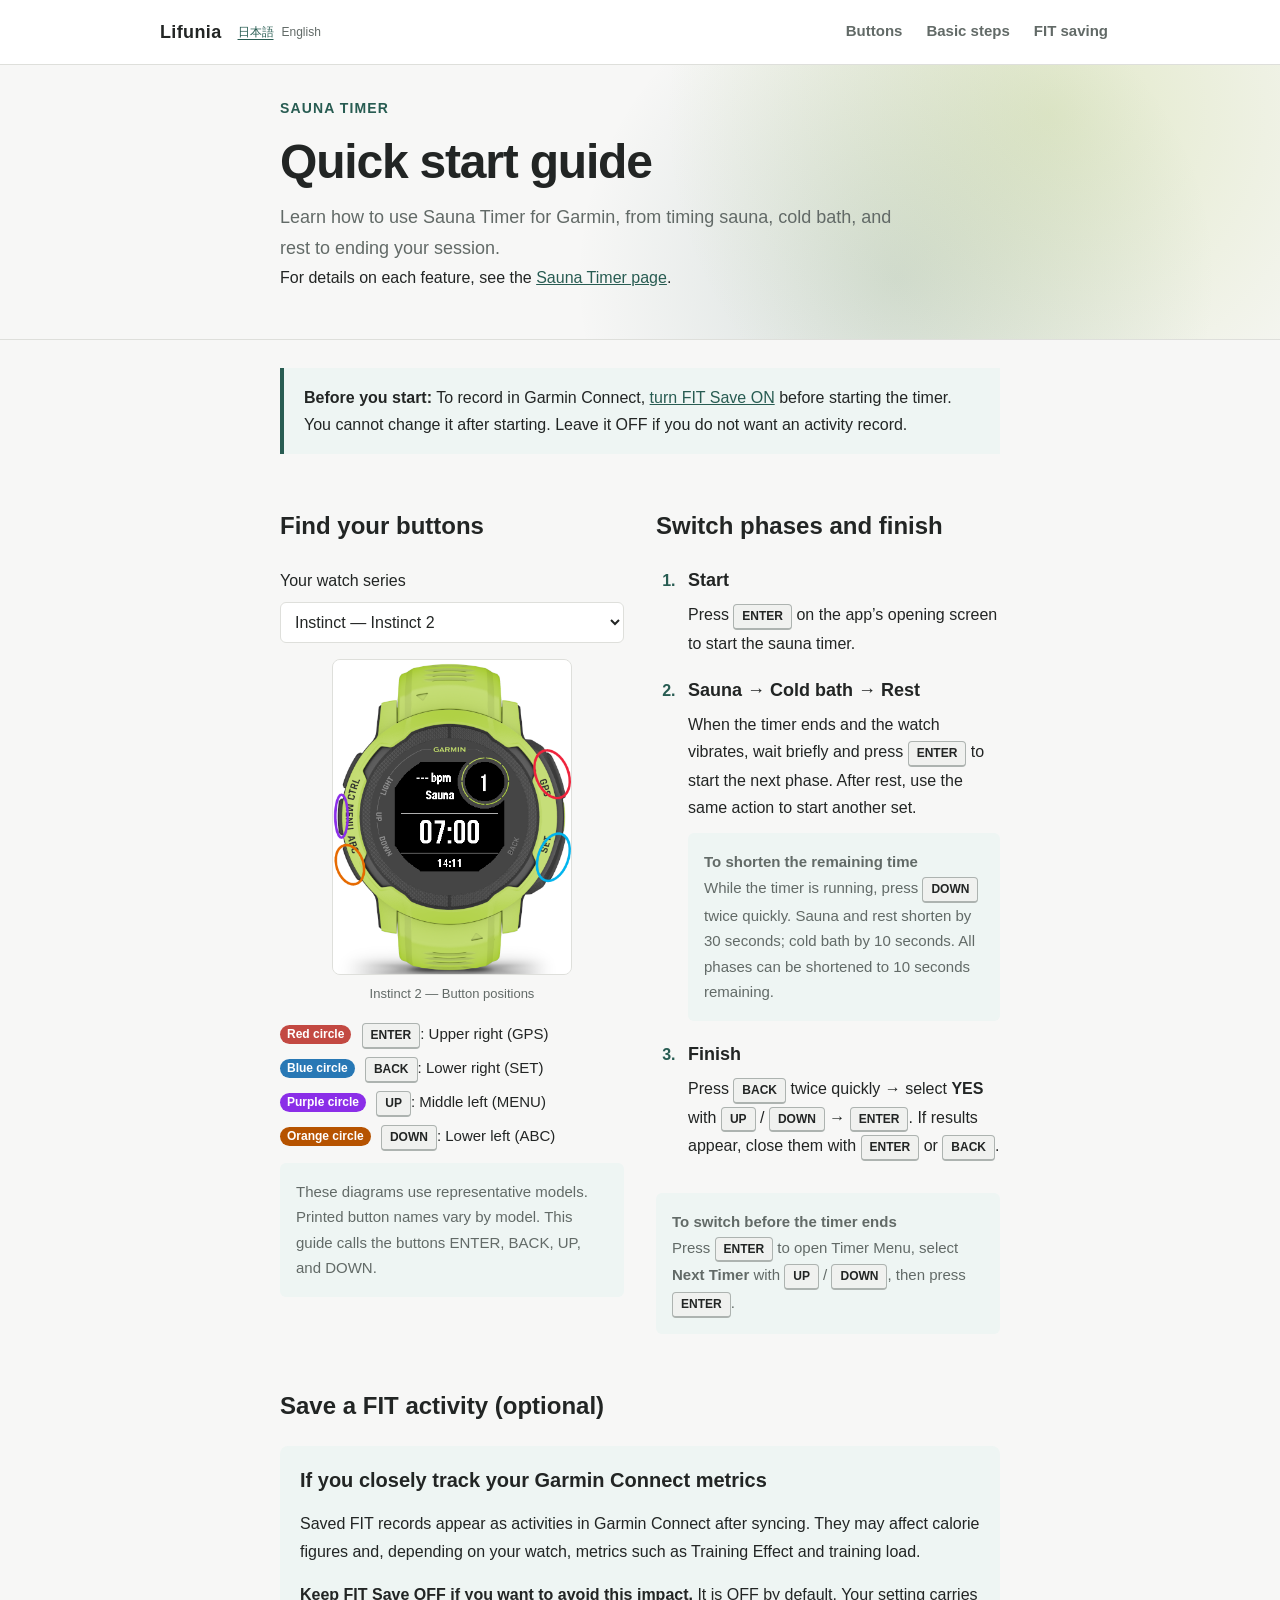
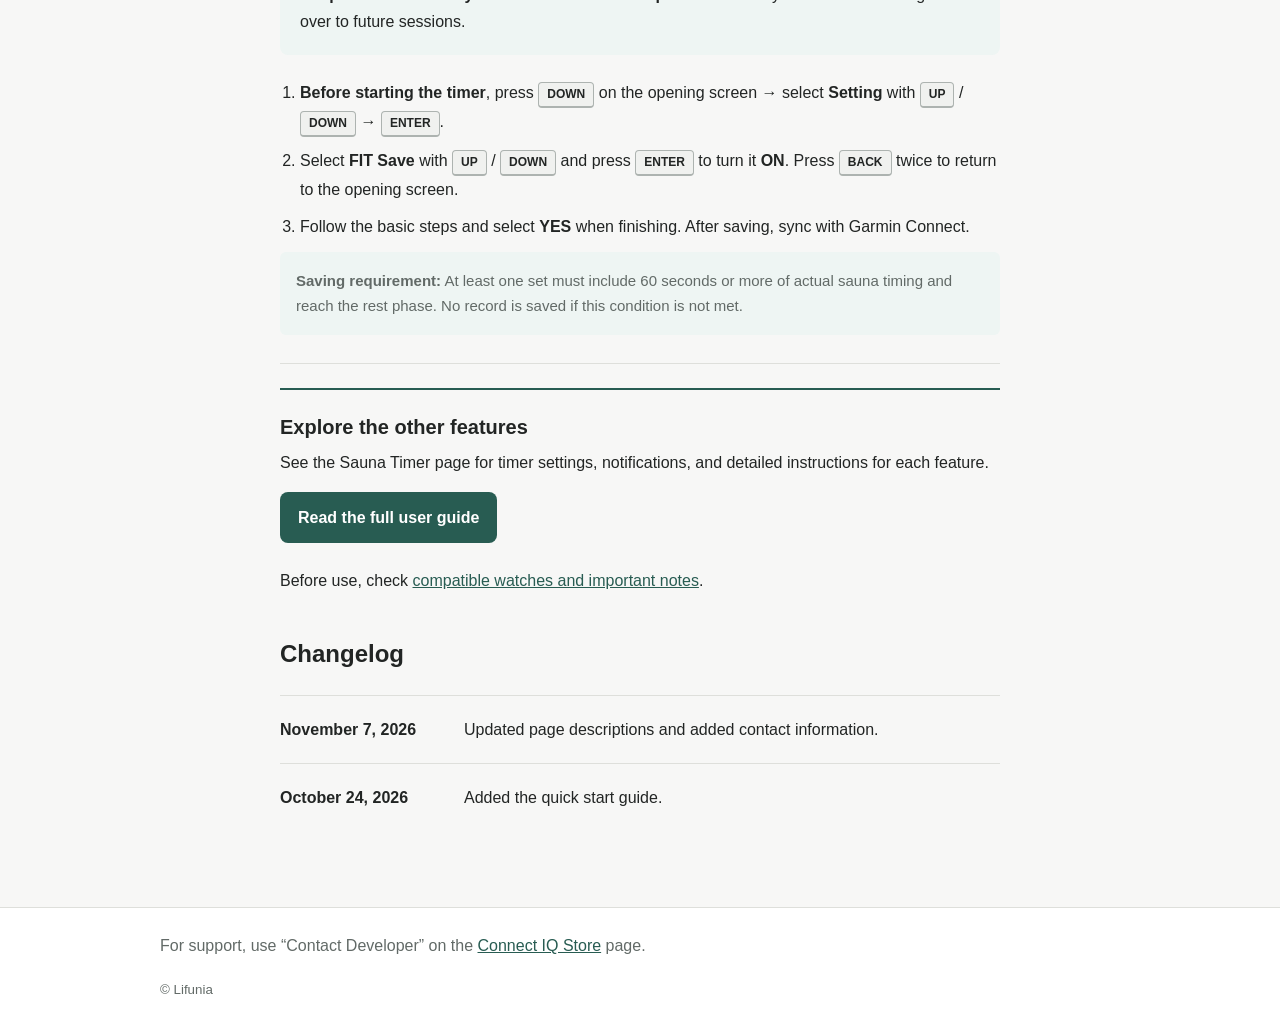
<file: en/sauna-timer/quick-start/index.html>
<!doctype html>
<html lang="en">
  <head>
    <meta charset="utf-8">
    <meta name="viewport" content="width=device-width, initial-scale=1">
    <meta name="description" content="Get started with Sauna Timer for Garmin: find your buttons, switch between sauna, cold bath, and rest, end a session, and optionally save a FIT activity to Garmin Connect.">
    <title>How to use Sauna Timer for Garmin | Quick start guide</title>
    <link rel="stylesheet" href="../../../assets/css/style.css">
    <link rel="stylesheet" href="../../../assets/css/sauna-quick-start.css">
    <link rel="canonical" href="https://lifunia.github.io/en/sauna-timer/quick-start/">
    <link rel="alternate" hreflang="ja" href="https://lifunia.github.io/sauna-timer/quick-start/">
    <link rel="alternate" hreflang="en" href="https://lifunia.github.io/en/sauna-timer/quick-start/">
  </head>
  <body>
    <header class="site-header site-header-with-tabs">
      <div class="container">
        <div class="site-brand">
          <a class="site-name" href="../../" translate="no">Lifunia</a>
          <nav class="language-switch" aria-label="Language"><a href="../../../sauna-timer/quick-start/" lang="ja" hreflang="ja" translate="no">日本語</a><span lang="en" aria-current="page" translate="no">English</span></nav>
        </div>
        <nav class="section-tabs" aria-label="Quick start guide navigation">
          <a href="#buttons">Buttons</a>
          <a href="#basics">Basic steps</a>
          <a href="#fit-save">FIT saving</a>
        </nav>
      </div>
    </header>
    <main>
      <section class="sauna-timer-hero quick-start-hero" aria-labelledby="page-title">
        <div class="container content-container">
          <p class="eyebrow" translate="no">Sauna Timer</p>
          <h1 id="page-title">Quick start guide</h1>
          <p class="lead">Learn how to use Sauna Timer for Garmin, from timing sauna, cold bath, and rest to ending your session.</p>
          <p>For details on each feature, see the <a href="../">Sauna Timer page</a>.</p>
        </div>
      </section>
      <article class="quick-start-page">
        <div class="container content-container">
          <p class="quick-start-before"><strong>Before you start:</strong> To record in Garmin Connect, <a href="#fit-save">turn FIT Save ON</a> before starting the timer. You cannot change it after starting. Leave it OFF if you do not want an activity record.</p>
          <div class="quick-start-basics">
            <section class="content-section" id="buttons" aria-labelledby="buttons-title">
              <h2 id="buttons-title">Find your buttons</h2>
              <label for="quick-device" data-quick-device-label hidden>Your watch series</label>
              <select id="quick-device" data-quick-device hidden>
                <option value="instinct">Instinct — Instinct 2</option>
                <option value="forerunner">Forerunner — Forerunner 965</option>
                <option value="fenix">fēnix — fēnix 7</option>
              </select>
              <div data-quick-panel="instinct">
                <figure class="screen-figure">
                  <img src="../../../assets/images/Buttons.png?v=button-positions-6" width="382" height="505" alt="Instinct 2: ENTER (Upper right), BACK (Lower right), UP (Middle left), DOWN (Lower left)">
                  <figcaption>Instinct 2 — Button positions</figcaption>
                </figure>
                <ul class="display-legend">
                  <li><span class="sauna-timer-guide-label sauna-timer-guide-label-red">Red circle</span> <kbd>ENTER</kbd>: Upper right (GPS)</li>
                  <li><span class="sauna-timer-guide-label sauna-timer-guide-label-blue">Blue circle</span> <kbd>BACK</kbd>: Lower right (SET)</li>
                  <li><span class="sauna-timer-guide-label sauna-timer-guide-label-purple">Purple circle</span> <kbd>UP</kbd>: Middle left (MENU)</li>
                  <li><span class="sauna-timer-guide-label sauna-timer-guide-label-orange">Orange circle</span> <kbd>DOWN</kbd>: Lower left (ABC)</li>
                </ul>
              </div>
              <div data-quick-panel="forerunner">
                <figure class="screen-figure">
                  <img src="../../../assets/images/sauna-timer/fr965/Buttons.png?v=frames-1" width="382" height="509" alt="Forerunner 965: ENTER (Upper right), BACK (Lower right), UP (Middle left), DOWN (Lower left)">
                  <figcaption>Forerunner 965 — Button positions</figcaption>
                </figure>
                <ul class="display-legend">
                  <li><span class="sauna-timer-guide-label sauna-timer-guide-label-red">Red circle</span> <kbd>ENTER</kbd>: Upper right (START / STOP)</li>
                  <li><span class="sauna-timer-guide-label sauna-timer-guide-label-blue">Blue circle</span> <kbd>BACK</kbd>: Lower right (BACK / LAP)</li>
                  <li><span class="sauna-timer-guide-label sauna-timer-guide-label-purple">Purple circle</span> <kbd>UP</kbd>: Middle left (MENU)</li>
                  <li><span class="sauna-timer-guide-label sauna-timer-guide-label-orange">Orange circle</span> <kbd>DOWN</kbd>: Lower left (DOWN)</li>
                </ul>
              </div>
              <div data-quick-panel="fenix">
                <figure class="screen-figure">
                  <img src="../../../assets/images/sauna-timer/fenix7/Buttons.png?v=frames-1" width="382" height="519" alt="fēnix 7: ENTER (Upper right), BACK (Lower right), UP (Middle left), DOWN (Lower left)">
                  <figcaption>fēnix 7 — Button positions</figcaption>
                </figure>
                <ul class="display-legend">
                  <li><span class="sauna-timer-guide-label sauna-timer-guide-label-red">Red circle</span> <kbd>ENTER</kbd>: Upper right (START / STOP)</li>
                  <li><span class="sauna-timer-guide-label sauna-timer-guide-label-blue">Blue circle</span> <kbd>BACK</kbd>: Lower right (BACK / LAP)</li>
                  <li><span class="sauna-timer-guide-label sauna-timer-guide-label-purple">Purple circle</span> <kbd>UP</kbd>: Middle left (MENU)</li>
                  <li><span class="sauna-timer-guide-label sauna-timer-guide-label-orange">Orange circle</span> <kbd>DOWN</kbd>: Lower left (DOWN)</li>
                </ul>
              </div>
              <p class="guide-note">These diagrams use representative models. Printed button names vary by model. This guide calls the buttons ENTER, BACK, UP, and DOWN.</p>
            </section>
            <section class="content-section" id="basics" aria-labelledby="basics-title">
              <h2 id="basics-title">Switch phases and finish</h2>
              <ol class="quick-start-steps">
                <li><h3>Start</h3><p>Press <kbd>ENTER</kbd> on the app’s opening screen to start the sauna timer.</p></li>
                <li><h3>Sauna → Cold bath → Rest</h3><p>When the timer ends and the watch vibrates, wait briefly and press <kbd>ENTER</kbd> to start the next phase. After rest, use the same action to start another set.</p>
                  <aside class="guide-note"><strong>To shorten the remaining time</strong><p>While the timer is running, press <kbd>DOWN</kbd> twice quickly. Sauna and rest shorten by 30 seconds; cold bath by 10 seconds. All phases can be shortened to 10 seconds remaining.</p></aside>
                </li>
                <li><h3>Finish</h3><p>Press <kbd>BACK</kbd> twice quickly → select <strong>YES</strong> with <kbd>UP</kbd> / <kbd>DOWN</kbd> → <kbd>ENTER</kbd>. If results appear, close them with <kbd>ENTER</kbd> or <kbd>BACK</kbd>.</p></li>
              </ol>
              <aside class="guide-note"><strong>To switch before the timer ends</strong><p>Press <kbd>ENTER</kbd> to open Timer Menu, select <strong>Next Timer</strong> with <kbd>UP</kbd> / <kbd>DOWN</kbd>, then press <kbd>ENTER</kbd>.</p></aside>
            </section>
          </div>
          <section class="content-section" id="fit-save" aria-labelledby="fit-title">
            <h2 id="fit-title">Save a FIT activity (optional)</h2>
            <aside class="notice-box" aria-labelledby="fit-notice-title">
              <h3 id="fit-notice-title">If you closely track your Garmin Connect metrics</h3>
              <p>Saved FIT records appear as activities in Garmin Connect after syncing. They may affect calorie figures and, depending on your watch, metrics such as Training Effect and training load.</p>
              <p><strong>Keep FIT Save OFF if you want to avoid this impact.</strong> It is OFF by default. Your setting carries over to future sessions.</p>
            </aside>
            <ol class="operation-list">
              <li><strong>Before starting the timer</strong>, press <kbd>DOWN</kbd> on the opening screen → select <strong>Setting</strong> with <kbd>UP</kbd> / <kbd>DOWN</kbd> → <kbd>ENTER</kbd>.</li>
              <li>Select <strong>FIT Save</strong> with <kbd>UP</kbd> / <kbd>DOWN</kbd> and press <kbd>ENTER</kbd> to turn it <strong>ON</strong>. Press <kbd>BACK</kbd> twice to return to the opening screen.</li>
              <li>Follow the basic steps and select <strong>YES</strong> when finishing. After saving, sync with Garmin Connect.</li>
            </ol>
            <p class="guide-note"><strong>Saving requirement:</strong> At least one set must include 60 seconds or more of actual sauna timing and reach the rest phase. No record is saved if this condition is not met.</p>
          </section>
          <section class="quick-start-details" aria-labelledby="details-title">
            <h2 id="details-title">Explore the other features</h2>
            <p>See the Sauna Timer page for timer settings, notifications, and detailed instructions for each feature.</p>
            <a class="quick-start-details-link" href="../#how-to-use">Read the full user guide</a>
          </section>
          <p>Before use, check <a href="../#notes">compatible watches and important notes</a>.</p>
          <section class="content-section" id="changelog" aria-labelledby="changelog-title">
            <h2 id="changelog-title">Changelog</h2>
            <dl class="changelog-list">
              <div>
                <dt><time datetime="2026-11-07">November 7, 2026</time></dt>
                <dd>Updated page descriptions and added contact information.</dd>
              </div>
              <div><dt><time datetime="2026-10-24">October 24, 2026</time></dt><dd>Added the quick start guide.</dd></div>
            </dl>
          </section>
        </div>
      </article>
    </main>
    <footer class="site-footer">
      <div class="container">
        <p>For support, use &ldquo;Contact Developer&rdquo; on the <a href="https://apps.garmin.com/en-US/apps/88ef23c2-0f48-4bfc-90d2-d033243d61ac">Connect IQ Store</a> page.</p>
        <small>&copy; Lifunia</small>
      </div>
    </footer>
    <script src="../../../assets/js/sauna-quick-start.js" defer></script>
    <!-- Cloudflare Web Analytics -->
    <script type="module" src="https://static.cloudflareinsights.com/beacon.min.js" data-cf-beacon='{"token": "f4ab082f7ac24d65a5237a328bd618d1"}'></script>
    <!-- End Cloudflare Web Analytics -->
  </body>
</html>
</file>
<file: assets/css/style.css>
/* Shared foundation for current and future Lifunia product pages. */
:root {
  --color-background: #f7f7f6;
  --color-surface: #ffffff;
  --color-text: #222524;
  --color-text-muted: #626a67;
  --color-border: #dedfdb;
  --color-accent: #285c52;
  --color-accent-hover: #17483f;
  --color-danger: #b42318;
  --color-danger-background: #fff3f1;
  --color-notice-background: #eef5f3;
  --content-width: 960px;
}

* {
  box-sizing: border-box;
}

html {
  background: var(--color-background);
}

body {
  min-width: 0;
  margin: 0;
  color: var(--color-text);
  background: var(--color-background);
  font-family: -apple-system, BlinkMacSystemFont, "Segoe UI", sans-serif;
  line-height: 1.7;
}

a {
  color: var(--color-accent);
}

a:hover {
  color: var(--color-accent-hover);
}

a:focus-visible {
  outline: 3px solid #8bbcb1;
  outline-offset: 3px;
}

.container {
  width: min(100% - 40px, var(--content-width));
  margin: 0 auto;
}

.site-header {
  position: sticky;
  z-index: 100;
  top: 0;
  border-bottom: 1px solid var(--color-border);
  background: var(--color-surface);
}

.site-header .container {
  display: flex;
  align-items: center;
  min-height: 64px;
}

.site-name {
  flex: 0 0 auto;
  color: var(--color-text);
  font-size: 1.125rem;
  font-weight: 700;
  letter-spacing: 0.02em;
  text-decoration: none;
}

.site-brand {
  display: flex;
  flex: 0 0 auto;
  align-items: center;
  gap: 16px;
}

.language-switch {
  display: flex;
  align-items: center;
  gap: 8px;
  font-size: 0.75rem;
  white-space: nowrap;
}

.language-switch [aria-current="page"] {
  color: var(--color-text-muted);
}

.language-switch a {
  text-underline-offset: 3px;
}

.site-header-with-tabs .container {
  justify-content: space-between;
  gap: 24px;
}

.section-tabs {
  display: flex;
  align-self: stretch;
  min-width: 0;
  overflow-x: auto;
}

.section-tabs a {
  display: flex;
  align-items: center;
  padding: 0 12px;
  border-bottom: 3px solid transparent;
  color: var(--color-text-muted);
  font-size: 0.9375rem;
  font-weight: 600;
  text-decoration: none;
  white-space: nowrap;
}

/* Totonel has more section links; widen only its pages and wrap links
   instead of clipping destinations or showing a desktop scrollbar. */
.totonel-site {
  --content-width: 1200px;
}

.totonel-site .section-tabs {
  flex: 1 1 0;
  flex-wrap: wrap;
  justify-content: flex-end;
  overflow-x: visible;
}

.totonel-site .section-tabs a {
  min-height: 44px;
  padding-inline: 10px;
}

.section-select {
  display: none;
}

@media (min-width: 601px) and (max-width: 1000px) {
  .totonel-site .site-header-with-tabs .container {
    flex-direction: column;
    align-items: stretch;
    gap: 0;
    padding-top: 8px;
  }

  .totonel-site .site-brand {
    min-height: 38px;
  }

  .totonel-site .section-tabs {
    justify-content: flex-start;
  }

  /* Leave room for the two-line menu when jumping to a section. */
  .totonel-site :is(.content-section, .totonel-howto-item, #set-delete-screen) {
    scroll-margin-top: 156px;
  }
}

.section-tabs a:hover,
.section-tabs a:focus-visible {
  border-bottom-color: var(--color-accent);
  color: var(--color-accent);
}

.hero,
.page-content {
  padding: 80px 0 64px;
}

.hero {
  border-bottom: 1px solid var(--color-border);
}

h1,
h2,
h3,
p {
  margin-top: 0;
}

h1 {
  margin-bottom: 12px;
  font-size: clamp(2rem, 5vw, 3rem);
  line-height: 1.2;
  letter-spacing: -0.025em;
}

h2 {
  margin-bottom: 24px;
  font-size: 1.5rem;
  line-height: 1.35;
}

h3 {
  margin-bottom: 8px;
  font-size: 1.25rem;
  line-height: 1.4;
}

h4 {
  margin: 32px 0 16px;
  font-size: 1.0625rem;
  line-height: 1.4;
}

.lead {
  max-width: 640px;
  margin-bottom: 0;
  color: var(--color-text-muted);
  font-size: 1.125rem;
}

.section {
  padding: 56px 0 80px;
}

.product-grid {
  display: grid;
  grid-template-columns: repeat(auto-fit, minmax(240px, 1fr));
  gap: 16px;
}

.product-card {
  display: block;
  min-height: 180px;
  padding: 24px;
  border: 1px solid var(--color-border);
  border-radius: 8px;
  color: var(--color-text);
  background: var(--color-surface);
  text-decoration: none;
}

.product-card:hover {
  border-color: var(--product-color, var(--color-accent));
  color: var(--color-text);
}

.product-card p {
  margin-bottom: 28px;
  color: var(--color-text-muted);
}

.card-link {
  color: var(--product-color, var(--color-accent));
  font-size: 0.9375rem;
  font-weight: 600;
}

.card-link span {
  display: inline-block;
  margin-left: 4px;
}

.content-container {
  max-width: 720px;
}

.totonel-hero .content-container,
.totonel-page .content-container {
  max-width: var(--content-width);
}

.totonel-page :is(p, li, dd, dt) {
  text-wrap: pretty;
}

.totonel-operation-guide dd,
.totonel-howto-content li {
  text-wrap: balance;
}



.page-heading {
  padding-bottom: 48px;
  border-bottom: 1px solid var(--color-border);
}

.eyebrow {
  margin-bottom: 12px;
  color: var(--color-accent);
  font-size: 0.875rem;
  font-weight: 700;
  letter-spacing: 0.08em;
  text-transform: uppercase;
}

.warning-box {
  margin: 40px 0;
  padding: 20px 24px;
  border: 1px solid #efb4ad;
  border-left: 4px solid var(--color-danger);
  border-radius: 6px;
  color: var(--color-danger);
  background: var(--color-danger-background);
}

.warning-box strong {
  font-weight: 700;
}

.content-section {
  padding: 56px 0;
  border-bottom: 1px solid var(--color-border);
  scroll-margin-top: 88px;
}

.content-section:last-of-type {
  border-bottom: 0;
}

.content-section h3 {
  margin-top: 40px;
  margin-bottom: 16px;
}

.totonel-download-link {
  display: inline-flex;
  align-items: center;
  justify-content: center;
  max-width: 100%;
  min-height: 44px;
  padding: 12px 20px;
  border-radius: 8px;
  color: #fff;
  background: var(--color-accent);
  font-weight: 700;
  text-align: center;
  text-decoration: none;
}

.totonel-download-link[aria-disabled="true"] {
  color: var(--color-text-muted);
  background: var(--color-border);
  cursor: default;
}

.totonel-page #download li {
  text-wrap: balance;
}

.totonel-howto-item {
  margin-top: 12px;
  scroll-margin-top: 88px;
  border: 1px solid var(--color-border);
  border-radius: 8px;
  background: var(--color-surface);
}

.totonel-howto-item summary {
  position: relative;
  padding: 18px 52px 18px 20px;
  cursor: pointer;
  font-size: 1.125rem;
  font-weight: 700;
  list-style: none;
}

.totonel-howto-item summary::-webkit-details-marker {
  display: none;
}

.totonel-howto-item summary::after {
  position: absolute;
  top: 50%;
  right: 22px;
  width: 9px;
  height: 9px;
  border-right: 2px solid var(--color-accent);
  border-bottom: 2px solid var(--color-accent);
  content: "";
  transform: translateY(-65%) rotate(45deg);
}

.totonel-howto-item[open] summary::after {
  transform: translateY(-30%) rotate(225deg);
}

.totonel-howto-item summary:focus-visible {
  outline: 3px solid var(--color-accent);
  outline-offset: 2px;
}

.totonel-howto-content {
  padding: 0 20px 20px;
}

.totonel-howto-content > :first-child {
  margin-top: 0;
}

.totonel-howto-content h3 {
  margin: 24px 0 16px;
  font-size: 1.0625rem;
}
.session-flow {
  display: grid;
  grid-template-columns: repeat(3, minmax(0, 1fr));
  gap: 12px;
  margin: 0 0 24px;
  padding: 0;
  list-style: none;
  counter-reset: session-step;
}

.session-flow li {
  position: relative;
  padding: 20px;
  border: 1px solid var(--color-border);
  border-radius: 8px;
  background: var(--color-surface);
  counter-increment: session-step;
}

.session-flow li::before {
  display: block;
  margin-bottom: 8px;
  color: var(--color-accent);
  font-size: 0.75rem;
  font-weight: 700;
  letter-spacing: 0.08em;
  content: "STEP " counter(session-step);
}

.session-flow strong {
  display: block;
}

.feature-list {
  margin: 0;
}

.feature-list div {
  padding: 20px 0;
  border-top: 1px solid var(--color-border);
}

.feature-list div:last-child {
  border-bottom: 1px solid var(--color-border);
}

.feature-list dt {
  margin-bottom: 4px;
  font-weight: 700;
}

.feature-list dd {
  margin: 0;
  color: var(--color-text-muted);
}

.notice-box {
  margin-top: 32px;
  padding: 24px;
  border-radius: 8px;
  background: var(--color-notice-background);
}

.notice-box h3 {
  margin-top: 0;
}

.notice-box p:last-child {
  margin-bottom: 0;
}

.notes-list {
  padding-left: 1.4em;
}

.notes-list li + li {
  margin-top: 8px;
}

.critical-note {
  margin: 24px 0 0;
  color: var(--color-danger);
}

.coming-soon {
  margin-bottom: 0;
  color: var(--color-text-muted);
}

.guide-section {
  padding: 48px 0;
  border-bottom: 1px solid var(--color-border);
  scroll-margin-top: 88px;
}

.guide-section:last-child {
  padding-bottom: 0;
  border-bottom: 0;
}

.guide-section h3 {
  margin-top: 0;
  margin-bottom: 24px;
}

.guide-index {
  display: flex;
  flex-wrap: wrap;
  gap: 8px;
  margin-top: 24px;
}

.guide-index a {
  padding: 6px 12px;
  border: 1px solid var(--color-border);
  border-radius: 999px;
  background: var(--color-surface);
  font-size: 0.875rem;
  text-decoration: none;
}

.guide-layout {
  display: grid;
  grid-template-columns: minmax(220px, 0.7fr) minmax(0, 1.3fr);
  gap: 32px;
  align-items: start;
}

.screen-figure {
  margin: 0;
  text-align: center;
}

.screen-figure img {
  display: block;
  width: 100%;
  max-width: 300px;
  height: auto;
  margin: 0 auto;
  border: 1px solid var(--color-border);
  border-radius: 8px;
  background: var(--color-surface);
}

.screen-figure figcaption {
  margin-top: 8px;
  color: var(--color-text-muted);
  font-size: 0.8125rem;
}

.guide-images {
  display: grid;
  gap: 16px;
  margin-bottom: 28px;
}

.guide-images-two {
  grid-template-columns: repeat(auto-fit, minmax(240px, 1fr));
}

.guide-images-three {
  grid-template-columns: repeat(auto-fit, minmax(190px, 1fr));
}

.key-grid {
  display: grid;
  grid-template-columns: repeat(2, minmax(0, 1fr));
  gap: 12px;
}

.key-grid div {
  display: flex;
  align-items: center;
  gap: 12px;
  padding: 16px;
  border: 1px solid var(--color-border);
  border-radius: 8px;
  background: var(--color-surface);
}

kbd {
  display: inline-block;
  flex: 0 0 auto;
  min-width: 68px;
  padding: 3px 8px;
  border: 1px solid #adb3b0;
  border-bottom-width: 2px;
  border-radius: 4px;
  color: var(--color-text);
  background: #f0f1ef;
  font-family: inherit;
  font-size: 0.75rem;
  font-weight: 700;
  line-height: 1.4;
  text-align: center;
}

.operation-list,
.display-legend {
  margin: 0;
  padding-left: 1.25em;
}

.operation-list li + li,
.display-legend li + li {
  margin-top: 10px;
}

.guide-note {
  margin: 20px 0 0;
  padding: 16px;
  border-radius: 6px;
  color: var(--color-text-muted);
  background: var(--color-notice-background);
  font-size: 0.9375rem;
}

.guide-note p:last-child {
  margin-bottom: 0;
}

.display-legend {
  padding-left: 0;
  list-style: none;
}

.sauna-timer-page .sauna-timer-screen-media h4 {
  margin: 24px 0 12px;
}

.sauna-timer-page .display-legend li {
  padding: 12px 0;
  border-top: 1px solid var(--color-border);
}

.sauna-timer-page .display-legend li + li {
  margin-top: 0;
}

.sauna-timer-guide-label {
  display: inline-block;
  margin-right: 6px;
  padding: 2px 7px;
  border-radius: 999px;
  color: #fff;
  font-size: 0.75rem;
  font-weight: 700;
  line-height: 1.25;
  white-space: nowrap;
  vertical-align: 1px;
}

.sauna-timer-guide-label-lime {
  background: #6f8519;
}

.sauna-timer-guide-label-red {
  background: #c34942;
}

.sauna-timer-guide-label-blue {
  background: #2878b5;
}

.sauna-timer-guide-label-green {
  background: #2e8b57;
}

.sauna-timer-guide-label-yellow {
  background: #8f7700;
}

.sauna-timer-guide-label-purple {
  background: #8b2ee8;
}

.sauna-timer-guide-label-orange {
  background: #b65300;
}

.menu-list {
  margin: 0;
}

.menu-list div {
  padding: 14px 0;
  border-top: 1px solid var(--color-border);
}

.menu-list div:last-child {
  border-bottom: 1px solid var(--color-border);
}

.menu-list dt {
  font-weight: 700;
}

.menu-list dd {
  margin: 4px 0 0;
  color: var(--color-text-muted);
}

.menu-list dd.guide-note {
  margin-top: 12px;
}

.product-card-sauna-timer {
  --product-color: #007cc3;
}

.product-card-totonel {
  /* アプリのランチャーアイコン背景と色を揃える。 */
  --product-color: #1c7181;
}

.product-card-sauna-timer,
.product-card-totonel {
  border-top: 4px solid var(--product-color);
}

.product-card .product-card-eyebrow {
  margin-bottom: 8px;
  color: var(--product-color);
  font-size: 0.75rem;
  font-weight: 700;
  letter-spacing: 0.08em;
  text-transform: uppercase;
}

.totonel-hero,
.sauna-timer-hero {
  padding: 72px 0 64px;
  overflow: hidden;
  border-bottom: 1px solid var(--color-border);
  background: radial-gradient(circle at 82% 18%, rgba(79, 127, 168, 0.2), transparent 24rem), radial-gradient(circle at 70% 78%, rgba(40, 92, 82, 0.16), transparent 20rem), var(--color-background);
}

.sauna-timer-hero {
  background: radial-gradient(circle at 82% 18%, rgba(153, 184, 46, 0.22), transparent 24rem), radial-gradient(circle at 70% 78%, rgba(40, 92, 82, 0.16), transparent 20rem), var(--color-background);
}

.totonel-page,
.sauna-timer-page {
  padding-top: 0;
}

.sauna-timer-page .warning-box {
  border-radius: 12px;
}

.sauna-timer-page .guide-section {
  margin-top: 24px;
  padding: 20px;
  border: 1px solid var(--color-border);
  border-radius: 12px;
  background: var(--color-surface);
}

.sauna-timer-page .guide-section:last-child {
  padding-bottom: 20px;
  border: 1px solid var(--color-border);
}

.sauna-timer-page .guide-section h3 {
  margin-bottom: 20px;
}

.sauna-timer-page .guide-layout {
  grid-template-columns: minmax(220px, 0.8fr) minmax(0, 1.2fr);
  gap: 28px;
}

.sauna-timer-page .screen-figure img {
  max-width: 260px;
  border: 0;
  border-radius: 0;
}

.sauna-timer-page .screen-figure figcaption {
  font-size: 0.875rem;
}

.sauna-timer-page .session-flow li::before {
  font-size: 1.25rem;
  content: counter(session-step);
}

.totonel-screen-grid {
  display: grid;
  grid-template-columns: repeat(2, minmax(0, 1fr));
  gap: 20px;
}

.totonel-screen-grid .screen-figure {
  padding: 12px;
  border: 1px solid var(--color-border);
  border-radius: 12px;
  background: var(--color-surface);
}

.totonel-screen-image {
  position: relative;
  width: 100%;
  max-width: 260px;
  margin: 0 auto;
}

.totonel-screen-image img {
  display: block;
  width: 100%;
  /* Use each capture's dimensions so its vector callouts remain aligned. */
  aspect-ratio: auto;
  object-fit: cover;
  object-position: center;
}

/* The edit dialog is a compact screenshot, so preserve its original proportions. */
.totonel-feature-card .totonel-screen-image.totonel-edit-image {
  max-width: 325px;
}

.totonel-edit-image img {
  aspect-ratio: auto;
  object-fit: contain;
}
.totonel-image-zoom {
  display: block;
  width: 100%;
  padding: 0;
  border: 0;
  background: transparent;
  cursor: pointer;
}

.totonel-image-zoom:focus-visible {
  outline: 3px solid var(--color-accent);
  outline-offset: 4px;
}

.totonel-image-dialog {
  box-sizing: border-box;
  width: max-content;
  max-width: calc(100vw - 32px);
  max-height: calc(100dvh - 32px);
  padding: 48px 16px 16px;
  border: 0;
  background: var(--color-surface);
}

.totonel-image-dialog::backdrop {
  background: rgba(0, 0, 0, 0.8);
}

.totonel-image-dialog-viewport {
  position: relative;
  width: min(calc(100vw - 64px), 40dvh);
  aspect-ratio: 1080 / 2220;
  margin: 0 auto;
}

.totonel-image-dialog img {
  display: block;
  width: 100%;
  height: 100%;
  object-fit: cover;
  object-position: center;
}

.totonel-image-dialog-close {
  position: absolute;
  top: 8px;
  right: 12px;
  width: 36px;
  height: 36px;
  padding: 0;
  border: 0;
  background: transparent;
  color: var(--color-text);
  cursor: pointer;
  font-size: 1.75rem;
  line-height: 1;
}

.totonel-feature-cards {
  display: grid;
  gap: 24px;
  margin-top: 24px;
}

.totonel-feature-card {
  display: grid;
  grid-template-columns: minmax(250px, 0.8fr) minmax(0, 1.2fr);
  gap: 28px;
  padding: 20px;
  border: 1px solid var(--color-border);
  border-radius: 12px;
  background: var(--color-surface);
}

.totonel-feature-media {
  display: grid;
  align-content: start;
  gap: 16px;
}

.totonel-feature-card-paired {
  grid-template-columns: 1fr;
}

.totonel-feature-row {
  display: grid;
  grid-template-columns: minmax(250px, 0.8fr) minmax(0, 1.2fr);
  gap: 28px;
}

.totonel-feature-card .screen-figure {
  margin: 0;
  text-align: center;
}

.totonel-feature-card .screen-figure figcaption {
  margin-top: 8px;
  color: var(--color-text-muted);
  font-size: 0.875rem;
}

.totonel-feature-card .totonel-screen-image {
  max-width: 260px;
}

.totonel-page .totonel-feature-card:not(.totonel-feature-card-paired),
.totonel-page .totonel-feature-row {
  grid-template-columns: minmax(220px, 260px) minmax(0, 1fr);
}

.totonel-feature-card .totonel-operation-guide {
  padding: 0;
  border: 0;
  border-radius: 0;
  background: transparent;
}

.totonel-callout {
  position: absolute;
  display: block;
  border: 3px solid;
  border-radius: 8px;
  pointer-events: none;
}

.totonel-callout-blue {
  border-color: #2878b5;
  background: rgba(40, 120, 181, 0.14);
}

.totonel-callout-red {
  border-color: #c34942;
  background: rgba(195, 73, 66, 0.14);
}

.totonel-callout-orange {
  border-color: #d76b28;
  background: rgba(215, 107, 40, 0.14);
}

.totonel-callout-cyan {
  border-color: #1b9eb6;
  background: rgba(27, 158, 182, 0.14);
}

.totonel-callout-green {
  border-color: #2e8b57;
  background: rgba(46, 139, 87, 0.14);
}

.totonel-callout-yellow {
  border-color: #bf8612;
  background: rgba(191, 134, 18, 0.14);
}

.totonel-callout-purple {
  border-color: #7a58ad;
  background: rgba(122, 88, 173, 0.14);
}

.totonel-callout-pink {
  border-color: #c5549b;
  background: rgba(197, 84, 155, 0.14);
}

.totonel-callout-indigo {
  border-color: #5368c5;
  background: rgba(83, 104, 197, 0.14);
}

.totonel-callout-teal {
  border-color: #00878a;
  background: rgba(0, 135, 138, 0.14);
}

.totonel-callout-list-search {
  top: 1%;
  left: 75.4%;
  width: 11.2%;
  height: 5%;
}

.totonel-callout-list-settings {
  top: 1%;
  left: 88.8%;
  width: 10.8%;
  height: 5%;
}

.totonel-callout-detail-overview {
  top: 7.3%;
  left: 23.1%;
  width: 26.8%;
  height: 5.1%;
}

.totonel-callout-detail-analysis {
  top: 7.3%;
  left: 49.9%;
  width: 26.9%;
  height: 5.1%;
}

.totonel-callout-detail-edit {
  top: 19.8%;
  left: 61.5%;
  width: 4.9%;
  height: 2.3%;
}

.totonel-callout-detail-camera {
  top: 19.8%;
  left: 71.9%;
  width: 5.2%;
  height: 2.3%;
}

.totonel-callout-analysis-overview,
.totonel-callout-set-overview {
  top: 7.7%;
  left: 13.4%;
  width: 29.3%;
  height: 5%;
}

.totonel-callout-analysis-graph,
.totonel-callout-set-analysis {
  top: 7.7%;
  left: 42.7%;
  width: 29.3%;
  height: 5%;
}

.totonel-callout-analysis-clean {
  top: 26.5%;
  left: 25.2%;
  width: 20.2%;
  height: 4.2%;
}

.totonel-callout-analysis-raw {
  top: 26.5%;
  left: 45.4%;
  width: 14.4%;
  height: 4.2%;
}

.totonel-callout-analysis-all {
  top: 32.3%;
  left: 5.2%;
  width: 17.5%;
  height: 4.8%;
}

.totonel-callout-analysis-set-one {
  top: 32.3%;
  left: 24.1%;
  width: 14.5%;
  height: 4.8%;
}

.totonel-callout-analysis-set-two {
  top: 32.3%;
  left: 39.4%;
  width: 14.5%;
  height: 4.8%;
}

.totonel-callout-analysis-set-three {
  top: 32.3%;
  left: 54.7%;
  width: 14.5%;
  height: 4.8%;
}

.totonel-callout-settings-api {
  top: 18.6%;
  left: 5.7%;
  width: 36.4%;
  height: 5.3%;
}

.totonel-callout-settings-home-list {
  top: 34.5%;
  left: 4.6%;
  width: 33.3%;
  height: 4.1%;
}

.totonel-callout-settings-home-calendar {
  top: 40.2%;
  left: 4.6%;
  width: 33.3%;
  height: 4.1%;
}

.totonel-callout-settings-score {
  top: 53%;
  left: 76.9%;
  width: 12.4%;
  height: 5%;
}

.totonel-callout-settings-export {
  top: 75.5%;
  left: 2.6%;
  width: 29%;
  height: 5%;
}

.totonel-callout-settings-import {
  top: 75.5%;
  left: 31.7%;
  width: 26%;
  height: 5%;
}

.totonel-callout-settings-lower-export {
  top: 8.5%;
  left: 2.8%;
  width: 28.7%;
  height: 5%;
}

.totonel-callout-settings-lower-import {
  top: 8.5%;
  left: 31.9%;
  width: 26.6%;
  height: 5%;
}

.totonel-callout-settings-sync {
  top: 26.9%;
  left: 76.9%;
  width: 12.1%;
  height: 4%;
}

.totonel-callout-settings-period {
  top: 31.2%;
  left: 2.6%;
  width: 79.8%;
  height: 6.5%;
}

.totonel-callout-settings-test {
  top: 61.1%;
  left: 20.2%;
  width: 25.9%;
  height: 5%;
}

.totonel-callout-settings-key-delete {
  top: 61.1%;
  left: 46.4%;
  width: 23%;
  height: 5%;
}

.totonel-callout-settings-delete {
  top: 79.6%;
  left: 2.7%;
  width: 37.6%;
  height: 5%;
}

.totonel-operation-guides {
  display: grid;
  grid-template-columns: repeat(2, minmax(0, 1fr));
  gap: 20px;
  margin-top: 24px;
}

.totonel-operation-guide {
  padding: 20px;
  border: 1px solid var(--color-border);
  border-radius: 12px;
  background: var(--color-surface);
}

.totonel-operation-guide h3 {
  margin: 0 0 12px;
  font-size: 1.05rem;
}

.totonel-operation-guide dl {
  margin: 0;
}

.totonel-operation-guide dl > div {
  padding: 12px 0;
  border-top: 1px solid var(--color-border);
}

.totonel-operation-guide dt {
  font-weight: 700;
}

.totonel-operation-guide dd {
  margin: 6px 0 0;
  color: var(--color-text-muted);
}

.totonel-switch-options {
  margin: 8px 0;
  padding-left: 1.25em;
}

.totonel-switch-options li + li {
  margin-top: 8px;
}

.totonel-operation-guide dd > p {
  margin: 8px 0 0;
}
.totonel-guide-label {
  display: inline-block;
  margin-right: 6px;
  padding: 2px 7px;
  border-radius: 999px;
  color: #fff;
  font-size: 0.75rem;
  line-height: 1.25;
  vertical-align: 1px;
}

.totonel-guide-label-red {
  background: #c34942;
}

.totonel-guide-label-blue {
  background: #2878b5;
}

.totonel-guide-label-cyan {
  background: #1b9eb6;
}

.totonel-guide-label-green {
  background: #2e8b57;
}

.totonel-guide-label-orange {
  background: #d76b28;
}

.totonel-guide-label-purple {
  background: #7a58ad;
}

.totonel-guide-label-pink {
  background: #c5549b;
}

.totonel-page #set-delete-screen {
  scroll-margin-top: 112px;
}

.totonel-caption {
  margin: 20px 0 0;
  color: var(--color-text-muted);
  font-size: 0.875rem;
}

@media (max-width: 760px) {
  .totonel-page .totonel-feature-card:not(.totonel-feature-card-paired),
  .totonel-page .totonel-feature-row {
    grid-template-columns: minmax(0, 1fr);
  }
}

@media (max-width: 600px) {
  .totonel-hero,
  .sauna-timer-hero {
    padding: 48px 0;
  }

  .totonel-screen-grid,
  .totonel-operation-guides,
  .totonel-feature-card,
  .totonel-feature-row {
    grid-template-columns: 1fr;
  }

  .totonel-feature-card {
    gap: 20px;
    padding: 16px;
  }

  .totonel-feature-card .totonel-screen-image {
    max-width: 230px;
  }
}

.table-scroll {
  max-width: 100%;
  overflow-x: auto;
}

table {
  width: 100%;
  border-collapse: collapse;
  font-size: 0.9375rem;
  white-space: nowrap;
}

th,
td {
  padding: 10px 12px;
  border: 1px solid var(--color-border);
  text-align: left;
}

thead th {
  background: var(--color-notice-background);
}

tbody th {
  background: var(--color-surface);
}

.changelog-section {
  border-top: 1px solid var(--color-border);
  scroll-margin-top: 88px;
}

.changelog-description {
  color: var(--color-text-muted);
}

.changelog-list {
  margin: 0;
}

.changelog-list > div {
  display: grid;
  grid-template-columns: 10rem minmax(0, 1fr);
  gap: 8px 24px;
  padding: 20px 0;
  border-top: 1px solid var(--color-border);
}

.changelog-list dt {
  font-weight: 600;
}

.changelog-list dd {
  margin: 0;
}

.site-footer {
  padding: 24px 0;
  border-top: 1px solid var(--color-border);
  color: var(--color-text-muted);
  background: var(--color-surface);
}

@media (max-width: 600px) {
  .container {
    width: min(100% - 32px, var(--content-width));
  }

  .hero,
  .page-content {
    padding: 56px 0 48px;
  }

  .section {
    padding: 40px 0 56px;
  }

  .site-header-with-tabs .container {
    flex-direction: column;
    align-items: stretch;
    gap: 0;
    padding-top: 10px;
  }

  .site-header-with-tabs .site-name {
    min-height: 38px;
  }

  .section-tabs {
    width: 100%;
    overflow-x: auto;
    scrollbar-width: none;
  }

  .section-tabs::-webkit-scrollbar {
    display: none;
  }

  .section-tabs a {
    min-height: 44px;
    padding: 0 14px;
  }

  /* The mobile selector adds header height; keep linked headings clear of it. */
  .totonel-site :is(.content-section, .totonel-howto-item, #set-delete-screen) {
    scroll-margin-top: 128px;
  }

  /* Native select keeps all destinations reachable without a horizontal bar. */
  .totonel-site .section-tabs {
    display: none;
  }

  .totonel-site .section-select {
    display: block;
    width: 100%;
    min-height: 44px;
    margin: 8px 0 12px;
    padding: 8px 12px;
    border: 1px solid var(--color-border);
    border-radius: 6px;
    color: var(--color-text);
    background: var(--color-surface);
    font: inherit;
  }

  .content-section,
  .guide-section,
  .totonel-howto-item,
  .changelog-section {
    scroll-margin-top: 112px;
  }

  .changelog-list > div {
    grid-template-columns: minmax(0, 1fr);
  }

  .session-flow,
  .guide-layout,
  .key-grid {
    grid-template-columns: 1fr;
  }

  .content-section {
    padding: 44px 0;
  }

  .warning-box,
  .notice-box {
    padding: 20px;
  }

  .guide-section {
    padding: 40px 0;
  }

  .guide-layout {
    gap: 24px;
  }

  .sauna-timer-page .guide-section {
    padding: 16px;
  }

  .sauna-timer-page .guide-section:last-child {
    padding-bottom: 16px;
  }

  .sauna-timer-page .guide-layout {
    grid-template-columns: minmax(0, 1fr);
    gap: 20px;
  }
}
</file>
<file: assets/css/sauna-timer.css>
.sauna-device-guide,
.sauna-device-list {
  margin-top: 20px;
  border: 1px solid var(--color-border);
  border-radius: 8px;
  scroll-margin-top: 112px;
}

.sauna-device-list > summary {
  padding: 20px;
  cursor: pointer;
  font-size: 1.2rem;
  font-weight: 700;
  background: var(--color-surface);
  border-radius: 8px;
}

.sauna-device-list > summary:focus-visible {
  outline: 3px solid var(--color-accent);
  outline-offset: 3px;
}

.sauna-device-picker-label {
  display: block;
  margin-top: 20px;
}

.sauna-device-picker {
  display: block;
  width: 100%;
  margin-top: 8px;
  padding: 10px;
  border: 1px solid var(--color-border);
  border-radius: 6px;
  color: var(--color-text);
  background: var(--color-surface);
  font: inherit;
}

.sauna-device-picker:focus-visible {
  outline: 3px solid var(--color-accent);
  outline-offset: 3px;
}

.sauna-device-guide[hidden],
.sauna-device-picker[hidden],
.sauna-device-picker-label[hidden] {
  display: none;
}

.sauna-device-list .notes-list {
  margin: 16px 20px 20px;
}

.sauna-device-list + p {
  margin-top: 20px;
}

.sauna-device-guide-body {
  padding: 20px;
  min-width: 0;
}

.sauna-device-guide .guide-section > h3 {
  font-size: 1.2rem;
}

.sauna-timer-page #run-history {
  scroll-margin-top: 112px;
}

@media (max-width: 600px) {
  .sauna-timer-page .session-flow {
    gap: 8px;
    margin-bottom: 16px;
  }

  .sauna-timer-page .session-flow li {
    display: flex;
    align-items: center;
    gap: 12px;
    padding: 12px 16px;
  }

  .sauna-timer-page .session-flow li::before {
    flex: 0 0 1em;
    margin-bottom: 0;
    line-height: 1;
  }

  .sauna-timer-header .section-tabs {
    flex-wrap: wrap;
    overflow: visible;
  }

  .sauna-timer-header .section-tabs a {
    padding: 0 8px;
  }

  .sauna-timer-page .content-section,
  .sauna-timer-page .guide-section,
  .sauna-timer-page .sauna-device-guide,
  .sauna-timer-page #run-history {
    scroll-margin-top: 156px;
  }

  .sauna-device-guide-body {
    padding: 12px;
  }
}
</file>
<file: assets/css/sauna-quick-start.css>
.quick-start-hero {
  padding: 32px 0;
}

.quick-start-details-link {
  display: inline-flex;
  align-items: center;
  justify-content: center;
  width: fit-content;
  max-width: 100%;
  min-height: 48px;
  padding: 12px 18px;
  border-radius: 8px;
  color: #fff;
  background: var(--color-accent);
  font-weight: 700;
  text-decoration: none;
}

.quick-start-details-link:hover {
  color: #fff;
  background: var(--color-accent-hover);
}

.quick-start-details {
  margin: 24px 0;
  padding-top: 24px;
  border-top: 2px solid var(--color-accent);
}

.quick-start-details h2 {
  margin-bottom: 8px;
  font-size: 1.25rem;
}

.quick-start-details p {
  margin-bottom: 16px;
}

.quick-start-page {
  padding: 28px 0 48px;
}

.quick-start-page [hidden] {
  display: none !important;
}

.quick-start-page .content-section {
  padding: 28px 0;
}

.quick-start-page h2 {
  margin-top: 0;
}

.quick-start-before {
  margin: 0 0 28px;
  padding: 16px 20px;
  border-left: 4px solid var(--color-accent);
  background: var(--color-notice-background);
}

.quick-start-basics {
  display: grid;
  grid-template-columns: minmax(0, 1fr) minmax(0, 1fr);
  gap: 32px;
  align-items: start;
}

.quick-start-basics .content-section {
  border: 0;
}

.quick-start-page select {
  display: block;
  width: 100%;
  margin: 8px 0 16px;
  padding: 10px;
  border: 1px solid var(--color-border);
  border-radius: 6px;
  color: var(--color-text);
  background: var(--color-surface);
  font: inherit;
}

.quick-start-page select:focus-visible {
  outline: 3px solid var(--color-accent);
  outline-offset: 3px;
}

.quick-start-page .screen-figure img {
  max-width: 240px;
}

.quick-start-page .display-legend {
  margin-top: 16px;
  font-size: 0.9375rem;
}

.quick-start-page .display-legend li + li {
  margin-top: 6px;
}

.quick-start-steps {
  margin: 0;
  padding-left: 1.5em;
}

.quick-start-steps li {
  padding: 0 0 20px 8px;
}

.quick-start-steps li::marker {
  color: var(--color-accent);
  font-weight: 700;
}

.quick-start-steps h3 {
  margin: 0 0 8px;
  font-size: 1.125rem;
}

.quick-start-steps p {
  margin: 0;
}

.quick-start-page .notice-box {
  margin: 0 0 24px;
  padding: 20px;
}

.quick-start-page kbd {
  min-width: 0;
}

.quick-start-page .guide-note {
  margin-top: 12px;
}

@media (max-width: 700px) {
  .section-tabs a {
    padding: 0 8px;
    font-size: 0.875rem;
  }

  .quick-start-basics {
    grid-template-columns: minmax(0, 1fr);
    gap: 0;
  }

  .quick-start-hero h1 {
    font-size: 1.75rem;
  }
}
</file>
